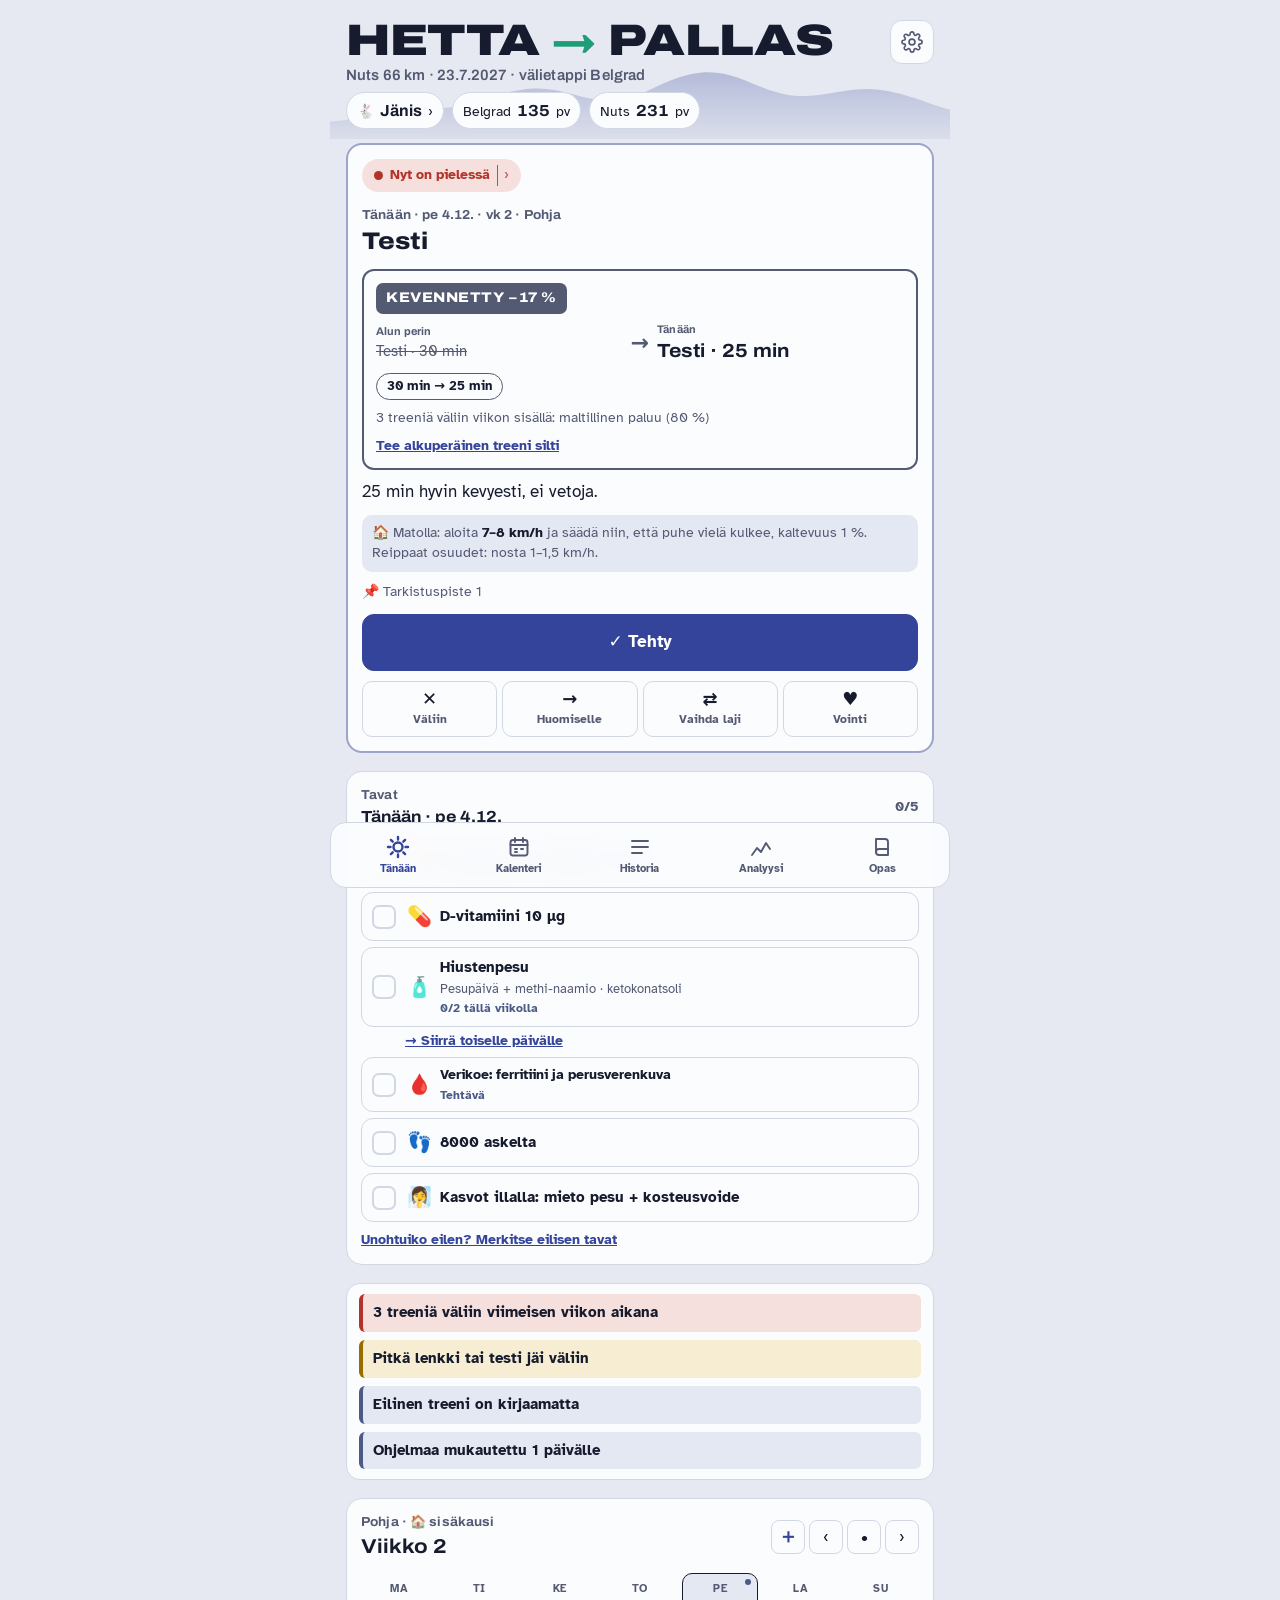
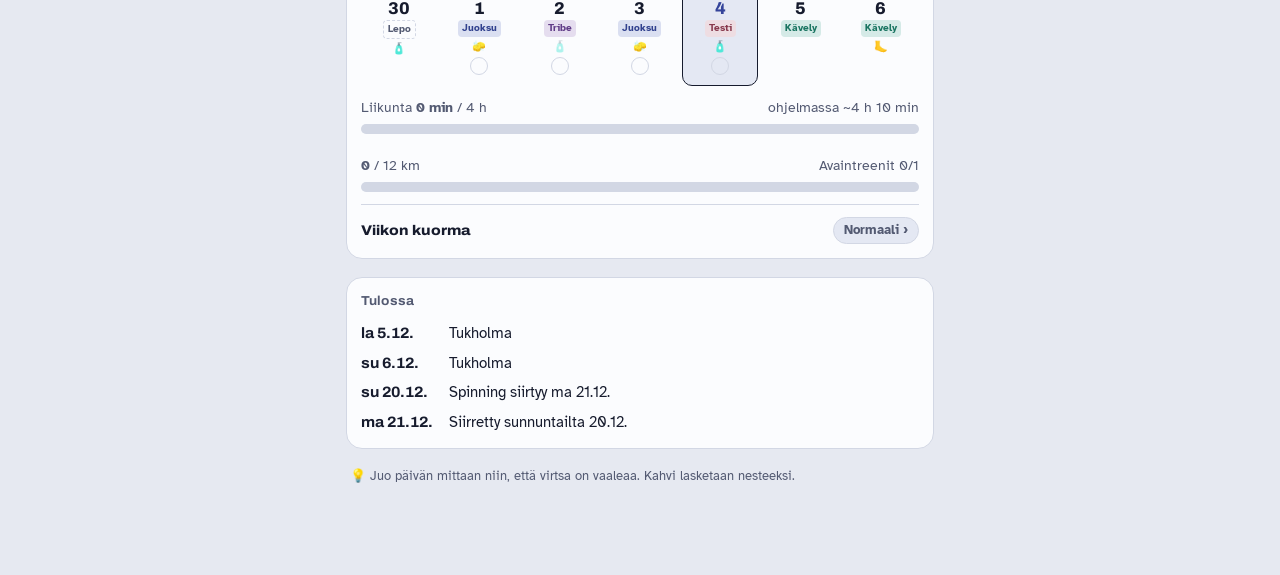
<file: index.html>
<!DOCTYPE html>
<html lang="fi">
<head>
<meta charset="utf-8">
<meta name="viewport" content="width=device-width, initial-scale=1, viewport-fit=cover">
<meta name="theme-color" content="#e9ece5">
<meta name="apple-mobile-web-app-capable" content="yes">
<meta name="mobile-web-app-capable" content="yes">
<meta name="apple-mobile-web-app-status-bar-style" content="default">
<meta name="apple-mobile-web-app-title" content="Pallakselle">
<link rel="manifest" href="manifest.webmanifest">
<link rel="apple-touch-icon" href="icons/apple-touch-icon.png">
<link rel="icon" type="image/png" sizes="192x192" href="icons/icon-192.png">
<title>Matka Pallakselle</title>
<link rel="preconnect" href="https://fonts.googleapis.com">
<link rel="preconnect" href="https://fonts.gstatic.com" crossorigin>
<link href="https://fonts.googleapis.com/css2?family=Archivo:wdth,wght@62..125,400..900&family=Atkinson+Hyperlegible:ital,wght@0,400;0,700;1,400&display=swap" rel="stylesheet">
<script>try{var _m=JSON.parse(localStorage.getItem("pallas.meta.v1")||"{}");var _p=_m.pal||"kausi";if(_p==="kausi"){var _k=new Date().getMonth();_p=(_k>=10||_k<=0)?"kaamos":(_k>=8)?"ruska":"tunturi";}if(_p!=="tunturi")document.documentElement.dataset.pal=_p;if(_m.mode==="light"||_m.mode==="dark")document.documentElement.dataset.theme=_m.mode;}catch(e){}</script>
<style>
/* Layout idea: one phone-width column read top to bottom — status, today, this week, the route profile, what is coming. */
/* Teemat: Tunturi (jäkälä, tunturijärvi, lakka), Ruska (puolukka, koivunlehti), Kaamos (sininen hetki, revontuli). */
:root{ --c-run:#2b6a9a; --c-long:#1f7a6a; --c-test:#b4532c; --c-bike:#a77d0c; --c-gym:#8b3a74; --c-hike:#4c7d2a; --c-swim:#1b86a6; --c-free:#6852a6; --cbg:17%; --cfg:74%; --bg:#e9ece5; --surface:#fafbf7; --ink:#18241f; --muted:#4f5c55; --line:#d3d9cf; --accent:#1d5b6c; --hl:#d99a1e; --fell:#4b6a5c; --info-bg:#e3ecea; --on-accent:#ffffff; --acc-bg:#dceaee; --ok:#2f7d55; --warn:#9a6c00; --crit:#b3332a; --ok-bg:#e2f0e7; --warn-bg:#f6edd2; --crit-bg:#f6e0dd;
  --display:"Archivo", "Arial Narrow", system-ui, sans-serif;
  --body:"Atkinson Hyperlegible", system-ui, -apple-system, "Segoe UI", sans-serif;
  color-scheme: light; }
:root[data-pal="ruska"]{ --c-run:#3d5c8c; --c-long:#8a5527; --c-test:#a12d40; --c-bike:#b98114; --c-gym:#7d3463; --c-hike:#5b7a2a; --c-swim:#2b7690; --c-free:#6a4888; --bg:#efe8e6; --surface:#fcfaf9; --ink:#2a1a1c; --muted:#6a5557; --line:#e2d5d2; --accent:#972a3b; --hl:#c98a1c; --fell:#6b4a3a; --info-bg:#f2e6e3; --on-accent:#ffffff; --acc-bg:#f4dfe2; }
:root[data-pal="kaamos"]{ --c-run:#3a4fb0; --c-long:#23798a; --c-test:#b04558; --c-bike:#a8820f; --c-gym:#7a46a6; --c-hike:#1d9474; --c-swim:#2584bd; --c-free:#8a54b0; --bg:#e6e9f1; --surface:#fbfcfe; --ink:#161b2d; --muted:#535a72; --line:#d2d7e4; --accent:#34449a; --hl:#1f9d78; --fell:#4c5a86; --info-bg:#e4e8f3; --on-accent:#ffffff; --acc-bg:#e0e4f6; }
@media (prefers-color-scheme: dark){
  :root:not([data-theme="light"]){ --bg:#0f1715; --surface:#17211e; --ink:#e6eeea; --muted:#a6b5ae; --line:#283733; --accent:#62aebf; --hl:#f0bd55; --fell:#93b5a6; --info-bg:#1a2b2b; --on-accent:#0d1a1d; --cbg:26%; --cfg:36%; --acc-bg:#17323a; --ok:#5fbf8a; --warn:#e0b440; --crit:#f07068; --ok-bg:#16301f; --warn-bg:#352b10; --crit-bg:#3a1a18; color-scheme: dark; }
  :root[data-pal="ruska"]:not([data-theme="light"]){ --bg:#161011; --surface:#211a1b; --ink:#f2e8e6; --muted:#bba8a6; --line:#3b2c2d; --accent:#dc7482; --hl:#eab350; --fell:#cfa38c; --info-bg:#2c1f20; --on-accent:#22090e; --acc-bg:#3e2227; }
  :root[data-pal="kaamos"]:not([data-theme="light"]){ --bg:#0c0f1d; --surface:#151a2d; --ink:#e5e9f6; --muted:#a2a9c4; --line:#282f4c; --accent:#8595ec; --hl:#4fd6a8; --fell:#8f9ccc; --info-bg:#1c2340; --on-accent:#0c0f1d; --acc-bg:#232b55; }
}
:root[data-theme="dark"]{ --bg:#0f1715; --surface:#17211e; --ink:#e6eeea; --muted:#a6b5ae; --line:#283733; --accent:#62aebf; --hl:#f0bd55; --fell:#93b5a6; --info-bg:#1a2b2b; --on-accent:#0d1a1d; --cbg:26%; --cfg:36%; --acc-bg:#17323a; --ok:#5fbf8a; --warn:#e0b440; --crit:#f07068; --ok-bg:#16301f; --warn-bg:#352b10; --crit-bg:#3a1a18; color-scheme: dark; }
:root[data-theme="dark"][data-pal="ruska"]{ --bg:#161011; --surface:#211a1b; --ink:#f2e8e6; --muted:#bba8a6; --line:#3b2c2d; --accent:#dc7482; --hl:#eab350; --fell:#cfa38c; --info-bg:#2c1f20; --on-accent:#22090e; --acc-bg:#3e2227; }
:root[data-theme="dark"][data-pal="kaamos"]{ --bg:#0c0f1d; --surface:#151a2d; --ink:#e5e9f6; --muted:#a2a9c4; --line:#282f4c; --accent:#8595ec; --hl:#4fd6a8; --fell:#8f9ccc; --info-bg:#1c2340; --on-accent:#0c0f1d; --acc-bg:#232b55; }
*{box-sizing:border-box}
html,body{margin:0}
body{background:var(--bg); color:var(--ink); font-family:var(--body); font-size:16px; line-height:1.45;}
.wrap{max-width:620px; margin:0 auto; padding:20px 16px 64px; display:flex; flex-direction:column; gap:18px;}
h1,h2,h3{font-family:var(--display); margin:0; text-wrap:balance;}
.num{font-variant-numeric:tabular-nums;}
button{font:inherit; color:inherit; cursor:pointer}
button:focus-visible, input:focus-visible, textarea:focus-visible{outline:3px solid var(--accent); outline-offset:2px}

/* Masthead */
.mast{display:flex; flex-direction:column; gap:10px}
.route{font-family:var(--display); font-stretch:125%; font-weight:900; font-size:clamp(30px,8.5vw,46px); line-height:.95; letter-spacing:-.01em; text-transform:uppercase;}
.route .arrow{color:var(--accent); font-stretch:62%;}
.route small{display:block; font-size:.36em; font-stretch:100%; font-weight:600; letter-spacing:.06em; color:var(--muted); margin-top:8px}
.count{display:flex; gap:8px; flex-wrap:wrap}
.chip{display:inline-flex; align-items:baseline; gap:6px; padding:6px 10px; border:1px solid var(--line); border-radius:999px; background:var(--surface); font-size:14px}
.chip b{font-family:var(--display); font-stretch:110%; font-size:16px}

/* Status */
.status{border-radius:14px; padding:14px 16px; display:flex; flex-direction:column; gap:10px; border:1px solid var(--line); background:var(--surface)}
.status-head{display:flex; align-items:center; gap:10px}
.dot{width:12px; height:12px; border-radius:50%; flex:none}
.status-head h2{font-size:18px; font-stretch:110%}
.st-ok .dot{background:var(--ok)} .st-warn .dot{background:var(--warn)} .st-crit .dot{background:var(--crit)}
.warns{display:flex; flex-direction:column; gap:8px; margin:0; padding:0; list-style:none}
.warn{border-left:4px solid; border-radius:6px; padding:8px 10px; font-size:15px}
.warn b{display:block}
.warn span{color:var(--muted)}
.w-crit{border-color:var(--crit); background:var(--crit-bg)} .w-warn{border-color:var(--warn); background:var(--warn-bg)} .w-info{border-color:var(--fell); background:var(--info-bg)}
.note{font-size:14px; color:var(--muted)}

/* Today card */
.card{background:var(--surface); border:1px solid var(--line); border-radius:14px; padding:16px; display:flex; flex-direction:column; gap:12px}
.eyebrow{font-family:var(--display); font-stretch:115%; font-weight:700; font-size:12px; letter-spacing:.12em; text-transform:uppercase; color:var(--muted)}
.today-title{display:flex; align-items:center; gap:10px; flex-wrap:wrap}
.today-title h2{font-size:26px; font-stretch:112%; font-weight:800}
.type{display:inline-block; padding:3px 9px; border-radius:6px; font-size:13px; font-weight:700; background:var(--info-bg); color:var(--ink)}
.t-race{background:var(--accent); color:var(--on-accent)}
.t-rest{background:transparent; color:var(--muted); border:1px dashed var(--line)}
.target{font-size:17px; margin:0}
.tip{font-size:14px; color:var(--muted); margin:0}
.state{font-weight:700}
.state.done{color:var(--ok)} .state.skip{color:var(--crit)}
.row{display:flex; gap:8px; flex-wrap:wrap}
.btn{border:1px solid var(--line); background:var(--surface); border-radius:10px; padding:11px 16px; font-weight:700}
.btn.primary{background:var(--accent); border-color:var(--accent); color:var(--on-accent)}
.btn.ghost{background:transparent}
.btn[aria-pressed="true"]{outline:2px solid var(--ink)}
.btn:disabled{opacity:.5; cursor:default}

/* Week strip */
.weekhead{display:flex; align-items:center; justify-content:space-between; gap:8px}
.weekhead h2{font-size:20px; font-stretch:112%}
.navbtns{display:flex; gap:6px}
.navbtns button{border:1px solid var(--line); background:var(--surface); border-radius:8px; width:38px; height:34px}
.kmbar{display:flex; flex-direction:column; gap:6px}
.kmbar .track{height:10px; background:var(--line); border-radius:6px; overflow:hidden}
.kmbar .fill{height:100%; background:var(--accent)}
.kmbar.mv{margin-bottom:10px} .kmbar.mv .fill{background:var(--ok)} .kmbar.mv .tip{margin:2px 0 0}
.kmbar .lbl{display:flex; justify-content:space-between; font-size:14px; color:var(--muted)}
.days{display:flex; flex-direction:column; gap:0; border-top:1px solid var(--line)}
.day{display:grid; grid-template-columns:52px 1fr 26px; gap:10px; align-items:center; padding:10px 2px; border:0; border-bottom:1px solid var(--line); background:transparent; text-align:left; width:100%}
.day.is-today{background:var(--info-bg); border-radius:8px}
.day .d{font-family:var(--display); font-stretch:105%; font-weight:700; font-size:14px; line-height:1.15}
.day .d small{display:block; font-weight:500; color:var(--muted); font-family:var(--body); font-size:12px}
.day .what{display:flex; flex-direction:column; align-items:flex-start; gap:3px; min-width:0}
.day .what .t{max-width:100%}
.day .what .t{font-size:14px; color:var(--muted); overflow:hidden; text-overflow:ellipsis; white-space:nowrap}
.mark{width:24px; height:24px; border-radius:50%; border:2px solid var(--line); display:grid; place-items:center; font-size:13px; font-weight:800}
.mark.done{background:var(--ok); border-color:var(--ok); color:#fff}
.mark.skip{background:var(--crit-bg); border-color:var(--crit); color:var(--crit)}
.mark.pain{box-shadow:0 0 0 3px var(--warn-bg)}

/* Profile */
.profile svg{width:100%; height:auto; display:block}
.legend{display:flex; gap:14px; flex-wrap:wrap; font-size:13px; color:var(--muted)}
.legend i{display:inline-block; width:12px; height:12px; border-radius:3px; vertical-align:-1px; margin-right:5px}

/* Upcoming */
.up{list-style:none; margin:0; padding:0; display:flex; flex-direction:column; gap:8px}
.up li{display:grid; grid-template-columns:78px 1fr; gap:10px; font-size:15px}
.up time{font-family:var(--display); font-stretch:105%; font-weight:700}

/* Editor sheet */
.sheet-bg{position:fixed; inset:0; background:rgba(10,18,17,.45); display:none; align-items:flex-end; justify-content:center; z-index:10}
.sheet-bg.open{display:flex}
.sheet{background:var(--surface); width:100%; max-width:620px; border-radius:16px 16px 0 0; padding:18px 16px 24px; display:flex; flex-direction:column; gap:14px; max-height:92%; overflow:auto}
.sheet h3{font-size:20px; font-stretch:110%}
label{font-weight:700; font-size:14px}
.field{display:flex; flex-direction:column; gap:6px}
input[type=number], input[type=text], input[type=password], input[type=date], textarea{font:inherit; color:var(--ink); background:var(--bg); border:1px solid var(--line); border-radius:10px; padding:10px 12px; width:100%}
textarea{min-height:64px; resize:vertical}
.feel{display:grid; grid-template-columns:repeat(5,1fr); gap:6px}
.feel button{border:1px solid var(--line); background:var(--bg); border-radius:10px; padding:8px 0; font-weight:700; display:flex; flex-direction:column; align-items:center; font-size:15px}
.feel button small{font-weight:400; font-size:11px; color:var(--muted)}
.feel button[aria-pressed="true"]{background:var(--accent); border-color:var(--accent); color:var(--on-accent)}
.feel button[aria-pressed="true"] small{color:var(--on-accent)}
.err{color:var(--crit); font-size:14px; margin:0}
footer{font-size:13px; color:var(--muted)}
@media (prefers-reduced-motion: no-preference){ .fill{transition:width .4s ease} }

/* v2 */
.tabs{position:sticky; top:0; z-index:5; display:grid; grid-template-columns:repeat(3,1fr); gap:4px; padding:4px; background:var(--surface); border:1px solid var(--line); border-radius:12px}
.tabs a{text-align:center; padding:9px 0; border-radius:9px; color:var(--muted); text-decoration:none; font-family:var(--display); font-stretch:110%; font-weight:700; font-size:15px}
.tabs a[aria-current="page"]{background:var(--ink); color:var(--bg)}
.view{display:flex; flex-direction:column; gap:18px}
.view[hidden]{display:none}
.chip.lvl b{font-stretch:100%}
.status-head .note{margin:0}
.sess{display:flex; flex-direction:column; gap:10px}
.sess.extra{border-top:1px dashed var(--line); padding-top:12px}
.cheer{font-style:italic}
.trail svg{width:100%; height:auto; display:block}
#deer{transition:transform .8s ease}
.tiles{display:grid; grid-template-columns:repeat(auto-fit,minmax(110px,1fr)); gap:8px}
.tile{background:var(--surface); border:1px solid var(--line); border-radius:12px; padding:10px 12px; display:flex; flex-direction:column; gap:2px}
.tile span{font-size:12px; color:var(--muted); text-transform:uppercase; letter-spacing:.08em; font-family:var(--display); font-weight:700}
.tile b{font-family:var(--display); font-stretch:115%; font-size:22px}
.filters{display:flex; gap:6px; flex-wrap:wrap}
.filters button{border:1px solid var(--line); background:var(--bg); border-radius:999px; padding:6px 12px; font-size:14px}
.filters button[aria-pressed="true"]{background:var(--ink); color:var(--bg); border-color:var(--ink)}
input[type=search], select{font:inherit; color:var(--ink); background:var(--bg); border:1px solid var(--line); border-radius:10px; padding:9px 12px}
input[type=search]{flex:1; min-width:160px}
.tablewrap{overflow-x:auto; border:1px solid var(--line); border-radius:10px}
table{border-collapse:collapse; width:100%; font-size:14px; min-width:640px}
th,td{padding:8px 10px; border-bottom:1px solid var(--line); text-align:left; vertical-align:top; white-space:nowrap}
th{font-family:var(--display); font-weight:700; font-size:12px; text-transform:uppercase; letter-spacing:.06em; color:var(--muted); background:var(--bg)}
td.nt{white-space:normal; min-width:180px; color:var(--muted)}
.r{text-align:right}
tbody tr{cursor:pointer} tbody tr:hover{background:var(--info-bg)}
.btn.small{padding:7px 12px; font-size:14px}
.levelcard{flex-direction:row; align-items:center; gap:16px}
.lvlbig{font-size:56px; line-height:1}
.lvlinfo{flex:1; display:flex; flex-direction:column; gap:8px}
.lvlinfo h2{font-size:28px; font-stretch:120%; font-weight:900}
.badges{display:grid; grid-template-columns:repeat(auto-fill,minmax(140px,1fr)); gap:10px}
.badge{border:1px dashed var(--line); border-radius:12px; padding:12px; display:flex; flex-direction:column; gap:4px; opacity:.55; filter:grayscale(1)}
.badge.got{opacity:1; filter:none; border-style:solid; border-color:var(--accent); background:linear-gradient(180deg, var(--surface), var(--bg))}
.badge .bi{font-size:28px}
.badge b{font-family:var(--display); font-stretch:108%; font-size:15px}
.badge span{font-size:13px; color:var(--muted)}
.grid3{display:grid; grid-template-columns:repeat(3,1fr); gap:8px}
.toast{position:fixed; left:50%; bottom:24px; transform:translate(-50%,40px); opacity:0; background:var(--ink); color:var(--bg); padding:12px 16px; border-radius:12px; font-weight:700; max-width:90%; z-index:20; pointer-events:none}
.toast.show{opacity:1; transform:translate(-50%,0)}
@media (prefers-reduced-motion: no-preference){ .toast{transition:all .3s ease} }
#fx{position:fixed; inset:0; pointer-events:none; z-index:15}

/* PWA */
[hidden]{display:none !important}
.wrap{padding-top:max(20px, env(safe-area-inset-top)); padding-bottom:max(64px, env(safe-area-inset-bottom)); padding-left:max(16px, env(safe-area-inset-left)); padding-right:max(16px, env(safe-area-inset-right))}
.tabs{grid-template-columns:repeat(5,1fr); top:env(safe-area-inset-top)}
.tabs a{font-size:13px; font-stretch:100%}
body.locked{overflow:hidden}
.adapt{border-left:4px solid var(--fell); background:var(--info-bg); border-radius:6px; padding:8px 10px; display:flex; flex-direction:column; gap:4px; font-size:14px}
.adapt span{color:var(--muted)}
.adapt.off{border-color:var(--line)}
.link{background:none; border:0; padding:0; color:var(--accent); font-weight:700; text-align:left; text-decoration:underline; font-size:14px}
.adtag{font-size:12px; color:var(--fell); font-weight:700}
.flags{font-size:15px}
.chips{display:flex; flex-wrap:wrap; gap:6px}
.chips button{border:1px solid var(--line); background:var(--bg); border-radius:999px; padding:7px 11px; font-size:14px}
.chips button[aria-pressed="true"]{background:var(--ink); color:var(--bg); border-color:var(--ink)}
.painbox{display:flex; flex-direction:column; gap:8px; border:1px solid var(--line); border-radius:10px; padding:10px}
.grid2{display:grid; grid-template-columns:repeat(2,1fr); gap:8px}
.sheet .sec{font-family:var(--display); font-stretch:110%; font-weight:800; font-size:15px; margin-top:4px}
.trend{display:grid; grid-template-columns:120px 1fr; gap:10px; align-items:center; padding:8px 0; border-bottom:1px solid var(--line)}
.trend div{display:flex; flex-direction:column}
.trend span{font-size:13px; color:var(--muted)}
.spark{width:100%; height:auto}
.flagcounts{display:flex; flex-wrap:wrap; gap:6px}
.ins{margin:0; padding-left:18px; display:flex; flex-direction:column; gap:6px}
.backup{display:flex; flex-direction:column; gap:10px}
.nag{border:1px solid var(--warn); background:var(--warn-bg); border-radius:12px; padding:10px 12px; display:flex; gap:10px; align-items:center; justify-content:space-between; font-size:14px}
.install{border:1px dashed var(--accent); border-radius:12px; padding:12px; font-size:14px}
.install ol{margin:6px 0 0; padding-left:18px}
.file{display:inline-flex}
.file input{position:absolute; opacity:0; width:1px; height:1px}

/* v4 */
.exlist{list-style:none; margin:0; padding:0; display:flex; flex-direction:column; gap:12px}
.ex{border:1px solid var(--line); border-radius:12px; padding:12px; display:flex; flex-direction:column; gap:8px}
.ex.fin{border-color:var(--ok); background:var(--ok-bg)}
.exhead{display:flex; gap:10px; align-items:flex-start}
.exn{flex:none; width:28px; height:28px; border-radius:50%; background:var(--ink); color:var(--bg); display:grid; place-items:center; font-family:var(--display); font-weight:800}
.exhead b{font-family:var(--display); font-stretch:108%; font-size:17px}
.dose{display:flex; flex-wrap:wrap; gap:6px; margin-top:4px}
.dose span{background:var(--info-bg); border-radius:6px; padding:2px 8px; font-size:13px; font-weight:700}
.dose span:first-child{background:var(--accent); color:var(--on-accent)}
.cues{margin:0; padding-left:18px; font-size:15px; display:flex; flex-direction:column; gap:2px}
.why2{font-style:italic}
.sets{display:flex; flex-wrap:wrap; gap:6px}
.set{border:2px solid var(--line); background:var(--bg); border-radius:10px; padding:10px 14px; font-weight:700}
.set[aria-pressed="true"]{background:var(--ok); border-color:var(--ok); color:#fff}
.restbar{position:fixed; left:12px; right:12px; bottom:calc(16px + env(safe-area-inset-bottom)); z-index:18; background:var(--ink); color:var(--bg); border-radius:14px; padding:10px 12px; display:grid; grid-template-columns:auto 1fr auto; gap:10px; align-items:center; font-family:var(--display); font-weight:800; font-size:18px}
.restbar .track{height:8px; background:rgba(255,255,255,.25); border-radius:5px; overflow:hidden}
.restbar .fill{height:100%; background:var(--accent)}
.restbar .btn{background:transparent; color:var(--bg); border-color:rgba(255,255,255,.4)}
.chg{--k:var(--fell); border:2px solid var(--k); border-radius:12px; padding:12px; display:flex; flex-direction:column; gap:8px; background:var(--surface)}
.k-sick{--k:var(--crit)} .k-pain{--k:var(--warn)} .k-tired{--k:var(--fell)} .k-missed{--k:var(--muted)} .k-scale{--k:var(--accent)} .k-note{--k:var(--fell)}
.chg .pill{display:inline-block; background:var(--k); color:#fff; font-family:var(--display); font-stretch:112%; font-weight:800; font-size:14px; letter-spacing:.04em; text-transform:uppercase; padding:5px 10px; border-radius:7px}
.chg-grid{display:grid; grid-template-columns:1fr auto 1fr; gap:8px; align-items:center}
.chg-grid small{display:block; font-size:11px; text-transform:uppercase; letter-spacing:.08em; color:var(--muted); font-family:var(--display); font-weight:700}
.chg-grid .was s{color:var(--muted); font-size:15px}
.chg-grid .now b{font-family:var(--display); font-stretch:110%; font-size:19px}
.chg-grid .arr{font-size:22px; color:var(--k); font-weight:800}
.chips.static span{border:1px solid var(--k); color:var(--ink); border-radius:999px; padding:3px 10px; font-size:13px; font-weight:700}
.chg .why{margin:0; font-size:14px; color:var(--muted)}
.chg .why b{color:var(--ink)}
.day.changed{border-left:4px solid var(--k); padding-left:8px}
.adtag{display:inline-block; font-size:12px; font-weight:800; color:#fff; background:var(--k, var(--fell)); border-radius:5px; padding:1px 7px}
.stv{display:inline-grid; place-items:center; width:16px; height:16px; border-radius:4px; background:#fc4c02; color:#fff; font-size:11px; font-weight:800; vertical-align:middle}
.stv.big{width:24px; height:24px; font-size:15px}
.sn{color:var(--muted)}
.suggest{border:1px solid var(--accent); border-radius:10px; padding:10px; display:flex; flex-direction:column; gap:8px; font-size:14px}
.sugs{display:flex; flex-direction:column; gap:6px}
.sugs .btn{display:flex; flex-direction:column; align-items:flex-start; text-align:left}
.sugs .btn small{font-weight:400; font-size:12px; opacity:.85}
.tipcard .target{font-size:16px}
.scalebar{font-size:14px; color:var(--muted)}
.fold{border:1px solid var(--line); border-radius:10px; padding:10px 12px}
.fold summary{font-weight:700; cursor:pointer}
.fold[open]{display:flex; flex-direction:column; gap:10px}
.fold[open] summary{margin-bottom:4px}
select{font:inherit; color:var(--ink); background:var(--bg); border:1px solid var(--line); border-radius:10px; padding:9px 12px; max-width:100%}
.shoes{display:flex; flex-direction:column; gap:12px}
.shoe{display:flex; flex-direction:column; gap:6px}
.shoe .lbl{display:flex; justify-content:space-between; gap:8px}
.shoe .track{height:10px; background:var(--line); border-radius:6px; overflow:hidden}
.shoe .fill{height:100%; background:var(--fell)}
.shoe .fill.warnfill{background:var(--warn)}
.shoe.retired{opacity:.5}
.gearlist{display:flex; flex-direction:column}
.gear{display:grid; grid-template-columns:1fr auto auto; gap:10px; align-items:center; padding:8px 0; border-bottom:1px solid var(--line); font-size:15px}
.chk{font-weight:400; font-size:13px; color:var(--muted); display:flex; gap:4px; align-items:center}
.chk input{width:20px; height:20px; accent-color:var(--accent)}
details.wk{border-bottom:1px solid var(--line); padding:8px 0}
details.wk summary{font-weight:700; cursor:pointer}
details.wk[open]{display:flex; flex-direction:column; gap:8px}

/* ===== Mobiili ===== */
.mastrow{display:flex; justify-content:space-between; align-items:flex-start; gap:12px}
.gearbtn{position:relative; flex:none; width:44px; height:44px; border-radius:12px; display:grid; place-items:center; color:var(--muted); border:1px solid var(--line); background:var(--surface)}
.gearbtn svg{width:22px; height:22px; fill:none; stroke:currentColor; stroke-width:1.8; stroke-linecap:round; stroke-linejoin:round}
.gdot{position:absolute; top:7px; right:7px; width:9px; height:9px; border-radius:50%; background:var(--crit)}
.sethead{display:flex; flex-direction:column; gap:6px}
.sethead h2{font-size:26px; font-stretch:112%}
.zchip{display:inline-block; margin-top:-4px; font-size:13px; font-weight:700; color:var(--crit); background:var(--crit-bg); border-radius:999px; padding:3px 10px; align-self:flex-start}
.zones{list-style:none; margin:0; padding:0; display:flex; flex-direction:column; gap:4px}
.z{display:flex; justify-content:space-between; padding:8px 12px; border-radius:8px; font-size:15px}
.z1{background:#e6eef3} .z2{background:#dcefe3} .z3{background:#f8eed2} .z4{background:#fbe1cf} .z5{background:#f7d6d3}
.z{color:#16211f}
.weather{display:flex; flex-wrap:wrap; gap:4px 10px; align-items:baseline; font-size:14px; color:var(--muted); padding:0 4px}
.weather b{color:var(--warn)}
.warn details summary{cursor:pointer; list-style:none}
.warn details summary::-webkit-details-marker{display:none}
.warn details[open] span{display:block; margin-top:4px}
.sheet-bg{z-index:30}
body.locked .tabs{display:none}
:root{--nav-h:62px}
html{-webkit-text-size-adjust:100%}
body{overscroll-behavior-y:none}
button,a,.day,.set,label.btn{touch-action:manipulation; -webkit-tap-highlight-color:transparent}
input,select,textarea{font-size:16px !important} /* estää iOS-zoomauksen */
.btn{min-height:44px}
.wrap{gap:14px; padding-bottom:calc(var(--nav-h) + 28px + env(safe-area-inset-bottom))}
.tabs{position:fixed; left:0; right:0; bottom:0; top:auto; z-index:12; display:grid; grid-template-columns:repeat(5,1fr); gap:0; padding:6px 6px calc(6px + env(safe-area-inset-bottom)); border-radius:0; border:0; border-top:1px solid var(--line); background:color-mix(in srgb, var(--surface) 92%, transparent); -webkit-backdrop-filter:saturate(1.4) blur(14px); backdrop-filter:saturate(1.4) blur(14px)}
.tabs a{display:flex; flex-direction:column; align-items:center; gap:2px; padding:6px 0 4px; border-radius:10px; font-size:11px; font-family:var(--body); font-weight:700; color:var(--muted)}
.tabs a svg{width:24px; height:24px; fill:none; stroke:currentColor; stroke-width:1.9; stroke-linecap:round; stroke-linejoin:round}
.tabs a[aria-current="page"]{background:transparent; color:var(--accent)}
.tabs a[aria-current="page"] svg{stroke-width:2.4}
@media (min-width:700px){ .tabs{max-width:620px; margin:0 auto; left:0; right:0; bottom:12px; border:1px solid var(--line); border-radius:16px; padding:6px} }
.toast{bottom:calc(var(--nav-h) + 16px + env(safe-area-inset-bottom))}
.restbar{bottom:calc(var(--nav-h) + 12px + env(safe-area-inset-bottom))}
.route{font-size:clamp(26px,8vw,44px)}
.route small{margin-top:6px}
.count{flex-wrap:nowrap; overflow-x:auto; scrollbar-width:none; margin:0 -16px; padding:0 16px}
.count::-webkit-scrollbar{display:none}
.chip{white-space:nowrap; flex:none}
.install{position:relative}
.x{position:absolute; top:6px; right:6px; width:36px; height:36px; border:0; background:transparent; font-size:24px; line-height:1; color:var(--muted)}
.card{padding:14px; border-radius:16px}
.today-title h2{font-size:24px}
.day{grid-template-columns:44px 1fr 26px; padding:12px 2px; min-height:56px}
/* kirjausikkuna koko näytön levyisenä */
.sheet{max-height:94%; padding:0 16px; border-radius:20px 20px 0 0; gap:14px}
.sheet-top{position:sticky; top:0; z-index:2; background:var(--surface); padding:8px 0 6px; display:flex; flex-direction:column; gap:4px; border-bottom:1px solid var(--line)}
.grab{width:40px; height:5px; border-radius:3px; background:var(--line); align-self:center; margin-bottom:4px}
.sheet-title{display:flex; justify-content:space-between; align-items:flex-start; gap:8px}
.sheet-title .x{position:static}
.sheet-foot{position:sticky; bottom:0; z-index:2; background:var(--surface); padding:10px 0 calc(12px + env(safe-area-inset-bottom)); display:flex; gap:8px; border-top:1px solid var(--line)}
.sheet-foot .btn.primary{flex:1}
.grid3{grid-template-columns:repeat(3,minmax(0,1fr))}
.grid2{grid-template-columns:repeat(2,minmax(0,1fr))}
.feel button{min-height:52px}
.chips button{min-height:40px}
/* historia: kortit puhelimella, taulukko leveällä */
.hcards{display:none; list-style:none; margin:0; padding:0; flex-direction:column}
.hcard{display:grid; grid-template-columns:52px 1fr; gap:10px; padding:12px 2px; border-bottom:1px solid var(--line); cursor:pointer}
.hcard .hd{font-family:var(--display); font-weight:800; font-size:15px; line-height:1.15}
.hcard .hd small{display:block; font-family:var(--body); font-weight:400; font-size:12px; color:var(--muted)}
.hcard .hm{display:flex; flex-direction:column; gap:3px; min-width:0}
.hcard .hs{font-size:14px; font-variant-numeric:tabular-nums}
.hcard .hn{font-size:13px; color:var(--muted); overflow:hidden; text-overflow:ellipsis; white-space:nowrap}
@media (max-width:640px){ .tablewrap{display:none} .hcards{display:flex} }
.tiles{grid-template-columns:repeat(auto-fit,minmax(100px,1fr))}
.tile b{font-size:20px}
.gear{grid-template-columns:1fr auto auto; gap:8px}
.chk input{width:22px; height:22px}
.levelcard{padding:16px}

/* ===== v5 UI ===== */
/* Header: big on Tänään, thin sticky bar elsewhere */
.pagetitle{display:none}
body:not([data-route="tanaan"]) .mast{position:sticky; top:0; z-index:11; margin:-20px -16px 0; padding:calc(8px + env(safe-area-inset-top)) 16px 8px; background:color-mix(in srgb, var(--bg) 88%, transparent); -webkit-backdrop-filter:blur(14px); backdrop-filter:blur(14px); border-bottom:1px solid var(--line); gap:0}
body:not([data-route="tanaan"]) .route, body:not([data-route="tanaan"]) .count{display:none}
body:not([data-route="tanaan"]) .pagetitle{display:block; font-size:22px; font-stretch:112%; font-weight:800; align-self:center}
body:not([data-route="tanaan"]) .mastrow{align-items:center}
body:not([data-route="tanaan"]) .gearbtn{width:38px; height:38px}
body[data-route="asetukset"] .mast{display:none}
/* Hero */
.hero{gap:14px; border-width:2px; border-color:color-mix(in srgb, var(--accent) 35%, var(--line))}
.herotop{display:flex; justify-content:space-between; align-items:center; gap:8px; flex-wrap:wrap}
.herohead{display:flex; justify-content:space-between; align-items:baseline; gap:8px}
.hero.other{border-color:var(--line); border-style:dashed}
.hero.other .wchip{display:none}
.pill{display:inline-flex; align-items:center; gap:7px; border:0; border-radius:999px; padding:6px 12px; font-weight:700; font-size:14px; background:var(--ok-bg); color:var(--ok)}
.pill.st-warn{background:var(--warn-bg); color:var(--warn)} .pill.st-crit{background:var(--crit-bg); color:var(--crit)}
.pill .dot{width:9px; height:9px; background:currentColor}
.pill .pc{font-weight:400; opacity:.85; padding-left:6px; border-left:1px solid currentColor}
.pill:disabled{cursor:default; opacity:1}
.wchip{font-size:13px; color:var(--muted); text-align:right; max-width:60%; line-height:1.3}
.wchip b{color:var(--warn); display:block; font-weight:700}
.sess{display:flex; flex-direction:column; gap:10px}
.sess.extra{border-top:1px dashed var(--line); padding-top:12px}
.acts{display:flex; flex-direction:column; gap:10px; margin-top:2px}
.btn.big{width:100%; padding:15px 16px; font-size:17px; border-radius:12px}
.btn.wide{width:100%}
.iconacts{display:grid; grid-template-columns:repeat(auto-fit,minmax(64px,1fr)); gap:6px}
.ia{display:flex; flex-direction:column; align-items:center; gap:2px; border:1px solid var(--line); background:transparent; border-radius:10px; padding:8px 4px; font-size:12px; font-weight:700; color:var(--muted)}
.ia span{font-size:18px; line-height:1.1; color:var(--ink)}
.tipline{font-size:13px; color:var(--muted); margin:0 4px; line-height:1.4}
.status{gap:8px; padding:10px 12px}
/* Week strip */
.strip{display:grid; grid-template-columns:repeat(7,1fr); gap:4px}
.sd{position:relative; display:flex; flex-direction:column; align-items:center; gap:3px; padding:7px 0 8px; border:1px solid transparent; border-radius:10px; background:transparent; min-width:0}
.sd .dw{font-size:11px; font-weight:700; color:var(--muted); text-transform:uppercase; letter-spacing:.04em}
.sd .dn{font-family:var(--display); font-weight:800; font-size:17px; line-height:1}
.sd .ty{font-size:10px; font-weight:700; padding:1px 4px; border-radius:4px; max-width:100%; overflow:hidden; text-overflow:clip; white-space:nowrap}
.sd .mark{width:18px; height:18px; font-size:10px; border-width:1.5px}
.sd .mark.none{border-color:transparent}
.sd.today{background:var(--info-bg)}
.sd.today .dn{color:var(--accent)}
.sd.sel{border-color:var(--ink)}
.sd.chg::after{content:""; position:absolute; top:5px; right:6px; width:6px; height:6px; border-radius:50%; background:var(--fell)}
.sd.empty{opacity:.35}
.sd .plus{position:absolute; bottom:2px; right:4px; font-style:normal; font-size:9px; font-weight:800; color:var(--muted)}
#weekList .days{border-top:0}
/* History by week */
.wkhead{list-style:none; display:flex; justify-content:space-between; align-items:baseline; padding:14px 2px 4px; font-family:var(--display); font-weight:800; font-size:14px; letter-spacing:.06em; text-transform:uppercase; border-bottom:2px solid var(--ink)}
.wkhead span, .wkrow span{font-family:var(--body); font-weight:400; text-transform:none; letter-spacing:0; color:var(--muted); font-size:13px; margin-left:8px}
.wkrow td{font-family:var(--display); font-weight:800; padding-top:12px; border-bottom:2px solid var(--ink)}
.hcard{padding:8px 2px; gap:8px; grid-template-columns:44px 1fr}
.hcard .hs{font-size:13px}
/* Strength accordion */
.ex{padding:0; gap:0}
.ex details summary{list-style:none; padding:12px; cursor:pointer}
.ex details summary::-webkit-details-marker{display:none}
.ex details summary::after{content:"›"; margin-left:auto; color:var(--muted); font-size:20px; transition:transform .15s}
.ex details[open] summary::after{transform:rotate(90deg)}
.exbody{padding:0 12px 12px; display:flex; flex-direction:column; gap:8px}
.exlist{gap:8px}
.exlist.active .ex:not(.cur):not(.fin){opacity:.7}
.ex.cur{border:2px solid var(--accent); box-shadow:0 4px 14px color-mix(in srgb, var(--accent) 18%, transparent)}
.ex.fin .exn{background:var(--ok)}
.ex.cur .set{padding:14px 18px; font-size:16px}
/* Analysis segments */
.seg{display:grid; grid-template-columns:repeat(3,1fr); gap:4px; padding:4px; background:var(--surface); border:1px solid var(--line); border-radius:12px}
.seg button{border:0; background:transparent; border-radius:9px; padding:9px 0; font-weight:700; color:var(--muted)}
.seg button[aria-selected="true"]{background:var(--ink); color:var(--bg)}
.agroup{display:flex; flex-direction:column; gap:18px}
.agroup[hidden]{display:none}
.trend{grid-template-columns:1fr; gap:4px}
.trend div{flex-direction:row; justify-content:space-between; align-items:baseline}
/* Tiles: no clipped labels */
.tile span{font-size:11px; letter-spacing:.04em; hyphens:auto; -webkit-hyphens:auto; overflow-wrap:anywhere; line-height:1.2}
/* View fade */
@media (prefers-reduced-motion: no-preference){
  .view:not([hidden]){animation:vfade .18s ease-out}
  @keyframes vfade{from{opacity:0; transform:translateY(4px)} to{opacity:1; transform:none}}
}

/* ===== v6 ===== */
.sess.compact{gap:6px}
.sess.compact h3{font-size:19px; font-stretch:110%}
.sess.compact .tip{display:-webkit-box; -webkit-line-clamp:2; -webkit-box-orient:vertical; overflow:hidden}
.btn.small{padding:7px 12px; font-size:14px}
.toast.act{pointer-events:auto; display:flex; align-items:center; gap:12px}
.toast .tbtn{border:0; background:transparent; color:var(--accent); font-weight:800; padding:4px 2px; text-decoration:underline}
.chip.lvl{text-decoration:none; color:inherit}
.linkcard{flex-direction:row; justify-content:space-between; align-items:center; text-decoration:none; color:inherit; font-weight:700}
/* Calendar */
.calbar{display:flex; justify-content:space-between; align-items:center; gap:8px; flex-wrap:wrap}
.calbar .filters{margin:0}
.calhead{position:sticky; top:calc(54px + env(safe-area-inset-top)); z-index:9; display:grid; grid-template-columns:repeat(7,1fr); gap:3px; padding:4px 7px; background:var(--bg); font-size:11px; font-weight:700; color:var(--muted); text-transform:uppercase; text-align:center}
.calhead span:first-child{display:none}
.calbody{display:flex; flex-direction:column; gap:6px}
.calphase{font-family:var(--display); font-stretch:115%; font-weight:800; font-size:13px; letter-spacing:.1em; text-transform:uppercase; color:var(--accent); padding:12px 2px 2px}
.calwk{background:var(--surface); border:1px solid var(--line); border-radius:12px; padding:6px 6px 4px}
.calwk.cur{border:2px solid var(--accent)}
.cwh{display:flex; gap:8px; align-items:baseline; font-size:12px; color:var(--muted); padding:0 4px 4px}
.cwh b{font-family:var(--display); color:var(--ink); font-size:14px}
.cwh .cwk{margin-left:auto; font-weight:700; color:var(--ink)} .cwh .cwk.low{color:var(--warn)}
.calgrid{display:grid; grid-template-columns:repeat(7,1fr); gap:3px}
.cc{display:flex; flex-direction:column; align-items:center; gap:2px; padding:4px 0 5px; border:0; border-radius:8px; background:transparent; min-width:0}
.cc .dn{font-family:var(--display); font-weight:800; font-size:14px; line-height:1}
.cc .ty{font-size:9.5px; font-weight:700; padding:1px 3px; border-radius:4px; max-width:100%; overflow:hidden; white-space:nowrap}
.cc .mark{width:15px; height:15px; font-size:9px; border-width:1.5px}
.cc .mark.none{border-color:transparent}
.cc .cn{font-size:10px; line-height:15px}
.cc.today{background:var(--info-bg)} .cc.today .dn{color:var(--accent)}
.cc.past .ty{opacity:.75}
.cc.dim{opacity:.28}
.cc.race{background:color-mix(in srgb, var(--accent) 18%, transparent)}
.cc.empty{visibility:hidden}

/* ===== v7 ===== */
.xtra{display:grid; grid-template-columns:auto 1fr auto; gap:10px; align-items:center; text-align:left; width:100%; border:1px dashed var(--line); background:transparent; border-radius:10px; padding:8px 10px}
.xtra small{display:block; color:var(--muted); font-size:13px}
.sd.mvfrom{background:var(--accent); color:var(--on-accent)} .sd.mvfrom .dw,.sd.mvfrom .dn{color:var(--on-accent)}
.sd.mvok{border:1.5px dashed var(--accent)}
.strip{touch-action:pan-y; user-select:none; -webkit-user-select:none; -webkit-touch-callout:none}
.pred{display:flex; flex-direction:column; gap:2px}
.pred b{font-family:var(--display); font-stretch:115%; font-weight:900; font-size:34px; line-height:1}
.pred span{color:var(--muted); font-size:14px}
.racecard{border:2px solid var(--accent); background:linear-gradient(180deg, color-mix(in srgb, var(--accent) 10%, var(--surface)), var(--surface) 60%)}
.rwhead{display:flex; justify-content:space-between; gap:12px; align-items:flex-start}
.rwhead h2{font-size:24px; font-stretch:112%}
.rwcount{display:flex; flex-direction:column; align-items:center; min-width:64px; background:var(--accent); color:var(--on-accent); border-radius:12px; padding:6px 8px}
.rwcount b{font-family:var(--display); font-size:30px; font-weight:900; line-height:1}
.rwcount span{font-size:11px; font-weight:700}
.rchk{display:flex; flex-direction:column; gap:8px}
.rchk .chk{display:flex; gap:10px; align-items:flex-start; font-size:15px}
.rchk input{width:20px; height:20px; flex:none; accent-color:var(--accent)}

/* ===== v8 ===== */
.loadctl{display:flex; flex-direction:column; gap:8px; border-top:1px solid var(--line); padding-top:12px}
.lch{display:flex; justify-content:space-between; align-items:baseline; gap:8px; font-family:var(--display); font-stretch:110%; font-weight:800; font-size:14px}
.lcp{font-family:var(--body); font-weight:700; font-size:12px; color:var(--fell); background:var(--info-bg); border-radius:999px; padding:2px 9px}
.seg3,.seg2{display:grid; grid-template-columns:repeat(3,1fr); gap:4px; padding:4px; background:var(--bg); border:1px solid var(--line); border-radius:12px}
.seg2{grid-template-columns:1fr 1fr}
.seg3 button,.seg2 button{border:0; background:transparent; border-radius:9px; padding:8px 4px; display:flex; flex-direction:column; align-items:center; gap:1px; color:var(--muted)}
.seg3 b,.seg2 b{font-size:14px; color:var(--ink)}
.seg3 small,.seg2 small{font-size:11.5px}
.seg3 button[aria-pressed="true"],.seg2 button[aria-pressed="true"]{background:var(--surface); box-shadow:0 1px 3px rgba(0,0,0,.12), 0 0 0 1.5px var(--accent)}
.seg3 button[aria-pressed="true"] small{color:var(--accent); font-weight:700}
.navbtns button[data-addev]{font-size:20px; line-height:1; color:var(--accent); font-weight:800}
.evlist{list-style:none; margin:0; padding:0; display:flex; flex-direction:column}
.evlist li{display:flex; justify-content:space-between; align-items:center; gap:8px; padding:8px 0; border-bottom:1px solid var(--line)}
.evlist small{display:block; color:var(--muted); font-size:13px}
input[type="date"]{min-height:44px}
.navbtns{gap:4px} .navbtns button{width:34px}
.iconacts{grid-template-columns:repeat(auto-fit,minmax(56px,1fr)); gap:5px}
.ia{font-size:11.5px; padding:8px 2px}

/* ===== v9: lajit, tavoitteet, ylläpito ===== */
.goals{display:grid; grid-template-columns:1fr 1fr; gap:8px}
.goal{display:flex; flex-direction:column; gap:4px; text-align:left; border:1px solid var(--line); background:var(--bg); border-radius:12px; padding:10px; color:inherit; font:inherit}
.gh{display:flex; align-items:center; gap:8px}
.gh b{display:block; font-family:var(--display); font-stretch:110%; font-size:14px}
.gh .num{font-size:14px; font-weight:700}
.goal small{color:var(--muted); font-size:12px}
.ring{width:42px; height:42px; flex:none}
.ring circle{fill:none; stroke-width:5; stroke-linecap:round}
.ring .rbg{stroke:var(--line)} .r-nuts .rfg{stroke:var(--accent)} .r-health .rfg{stroke:var(--ok)}
.ring text{font-size:14px; font-weight:800; fill:var(--ink)}
.sports{display:grid; grid-template-columns:repeat(4,1fr); gap:6px}
.sports button{display:flex; flex-direction:column; align-items:center; gap:2px; border:1px solid var(--line); background:var(--surface); border-radius:10px; padding:8px 2px; font-size:11.5px; font-weight:700; line-height:1.15; color:var(--ink); min-height:64px}
.sports button span{font-size:22px}
.sports button[aria-pressed="true"]{border:2px solid var(--accent); background:color-mix(in srgb, var(--accent) 10%, var(--surface))}
.swimp{border-radius:10px; padding:10px 12px; display:flex; flex-direction:column; gap:6px; font-size:14px; background:var(--ok-bg)}
.swimp.warn{background:var(--warn-bg)}
.swimp p{margin:0}
.maintcard{border:2px solid var(--ok)}
body.maint .hero, body.maint #week, body.maint #status, body.maint #summary, body.maint section:has(#upcoming){display:none}
.loadctl{gap:0}
.loadctl summary{list-style:none; display:flex; justify-content:space-between; align-items:center; cursor:pointer; font-family:var(--display); font-stretch:110%; font-weight:800; font-size:14px}
.loadctl summary::-webkit-details-marker{display:none}
.loadctl[open] summary{margin-bottom:8px}
.loadctl[open]{gap:8px}
.lcp{font-family:var(--body); font-weight:700; font-size:13px; color:var(--muted); border:1px solid var(--line); border-radius:999px; padding:3px 10px}
.lcp.on{color:var(--fell); background:var(--info-bg); border-color:transparent}
.gearfold summary{display:flex; justify-content:space-between; align-items:baseline; gap:8px; font-family:var(--display); font-stretch:110%; font-weight:800; font-size:20px}
.gearfold summary .tip{font-family:var(--body); font-weight:400; font-size:13px}
#hSearchBtn[aria-pressed="true"]{background:var(--ink); color:var(--bg)}
.mill{margin:0; font-size:14px; color:var(--muted); background:var(--info-bg); border-radius:10px; padding:8px 10px}
.mill b{color:var(--ink)}
.mt{width:100%; border-collapse:collapse; font-size:14px; table-layout:fixed} .mt th{font-size:11px; text-transform:uppercase; color:var(--muted); text-align:left; padding:4px} .mt td{padding:5px 4px; border-top:1px solid var(--line)}
.mtg{display:grid; grid-template-columns:repeat(4,minmax(0,1fr)); font-size:14px}
.mtg b{font-size:11px; text-transform:uppercase; color:var(--muted); padding:4px 2px}
.mtg span{padding:6px 2px; border-top:1px solid var(--line)}
.mss{display:flex; gap:6px; flex-wrap:wrap}
.ms{font-size:12px; font-weight:700; padding:3px 9px; border-radius:999px; border:1px solid var(--line); color:var(--muted)}
.ms.on{background:var(--ok-bg); color:var(--ok); border-color:transparent}
.cps{list-style:none; margin:0; padding:0; display:flex; flex-direction:column}
.cps li{display:grid; grid-template-columns:28px 1fr; gap:8px; align-items:start; padding:8px 0; border-bottom:1px solid var(--line)}
.cps small{display:block; color:var(--muted); font-size:13px}
.cpi{width:24px; height:24px; border-radius:50%; display:grid; place-items:center; font-size:12px; font-weight:800; border:2px solid var(--line); color:var(--muted)}
.cp-ok .cpi{background:var(--ok); border-color:var(--ok); color:#fff} .cp-miss .cpi{background:var(--crit); border-color:var(--crit); color:#fff}
.cp-near .cpi{border-color:var(--warn); color:var(--warn)}
.wxwarn{background:var(--warn-bg); border-radius:10px; padding:10px 12px; display:flex; flex-direction:column; gap:8px; font-size:14px}
.wxwarn p{margin:0}
.calpast{display:flex; justify-content:space-between; align-items:center; gap:8px; text-align:left; width:100%; border:1px dashed var(--line); background:transparent; border-radius:12px; padding:10px 12px; font-size:13px; color:var(--muted)}
.calpast b{color:var(--ink); font-family:var(--display)}
.calwk.met{border-left:4px solid var(--ok)} .calwk.met .cwk{color:var(--ok)}
.calwk.short{border-left:4px solid var(--warn)} .calwk.short .cwk{color:var(--warn)}
.cc{position:relative}
.cc.chg::after{content:""; position:absolute; top:3px; right:4px; width:6px; height:6px; border-radius:50%; background:var(--fell)}
.callegend{display:flex; align-items:center; gap:6px; flex-wrap:wrap; font-size:12px}
.lg-chg{display:inline-block; width:7px; height:7px; border-radius:50%; background:var(--fell)}
.habcard{gap:8px}
.habhead{display:flex; justify-content:space-between; align-items:center}
.habcount{font-weight:800; font-size:14px; color:var(--muted)} .habcount.ok{color:var(--ok)}
.hablist{list-style:none; margin:0; padding:0; display:flex; flex-direction:column; gap:6px}
.hab{display:grid; grid-template-columns:26px 26px 1fr; gap:8px; align-items:center; width:100%; text-align:left; border:1px solid var(--line); background:transparent; border-radius:12px; padding:9px 10px; color:inherit; font:inherit}
.hab .hk{width:24px; height:24px; border-radius:7px; border:2px solid var(--line); display:grid; place-items:center; font-weight:900; font-size:14px; color:#fff}
.hab.done{background:var(--ok-bg); border-color:transparent} .hab.done .hk{background:var(--ok); border-color:var(--ok)}
.hab.done .ht b{text-decoration:line-through; text-decoration-color:color-mix(in srgb, var(--ink) 40%, transparent)}
.hab.opt{border-style:dashed}
.hab .hi{font-size:20px; text-align:center}
.hab .ht{display:flex; flex-direction:column; gap:1px; min-width:0}
.hab .ht b{font-size:15px} .hab .ht b small{font-weight:400; color:var(--muted); font-size:12px}
.hab .ht small{color:var(--muted); font-size:13px} .hab .ht .hs{color:var(--fell); font-weight:700; font-size:12px}
.hgrow{display:flex; flex-direction:column; gap:4px; padding:6px 0}
.hgh{display:flex; justify-content:space-between; font-size:14px; font-weight:700}
.hgrid{display:flex; flex-wrap:wrap; gap:3px}
.hgrid i{width:9px; height:9px; border-radius:2px; background:var(--line)}
.hgrid i.y{background:var(--ok)} .hgrid i.o{background:transparent; border:1px dashed var(--line)} .hgrid i.x{background:transparent} .hgrid i.t{background:transparent; border:1.5px solid var(--accent)}
.daypick{display:grid; grid-template-columns:repeat(7,1fr); gap:4px}
.daypick button{border:1px solid var(--line); background:transparent; border-radius:8px; padding:8px 0; font-weight:700; color:var(--muted)}
.daypick button[aria-pressed="true"]{background:var(--ink); color:var(--bg); border-color:var(--ink)}
.ins .muted{color:var(--muted)}
.habday{font-family:var(--display); font-stretch:110%; font-size:16px} .habday.past{color:var(--fell)}
.hics{display:flex; gap:1px; justify-content:center; min-height:14px; line-height:14px}
.hic{font-size:11px} .hic.opt{opacity:.45} .hic.done{filter:grayscale(1); opacity:.5}
.cc .hics{min-height:12px; line-height:12px} .cc .hic{font-size:10px}
.hab.fut{opacity:.8; cursor:default} .hab.fut .hk{border-style:dashed}
.btab{width:100%; border-collapse:collapse; font-size:15px; table-layout:fixed}
.btab th{text-align:left; font-size:12px; color:var(--muted); font-weight:700; padding:4px} .btab th small{display:block; font-weight:400}
.btab tbody th{color:var(--ink); font-size:14px} .btab td{padding:6px 4px; border-top:1px solid var(--line)} .btab td.neg{color:var(--warn); font-weight:700} .btab td.u{color:var(--muted); font-size:12px}
.grid3{display:grid; grid-template-columns:repeat(3,minmax(0,1fr)); gap:8px}
.bform{display:flex; flex-direction:column; gap:8px; border-top:1px solid var(--line); padding-top:10px}
.hablist li{display:flex; flex-direction:column; gap:4px} .bgo{align-self:flex-start; margin-left:44px; font-size:14px}
.bgrid{display:grid; grid-template-columns:1.4fr 1fr 1fr 1fr; gap:0; font-size:15px}
.bgrid > *{padding:7px 4px; border-top:1px solid var(--line)} .bgrid > b{border-top:0; font-size:12px; color:var(--muted)} .bgrid b small{display:block; font-weight:400}
.bgrid .bl{font-weight:700; font-size:14px} .bgrid .bl small{display:block; font-weight:400; color:var(--muted); font-size:11px} .bgrid .neg{color:var(--warn); font-weight:800}
.hmv{display:flex; flex-wrap:wrap; gap:6px; margin-left:44px}
.bhead{display:flex; justify-content:space-between; font-size:12px; font-weight:700; color:var(--muted); text-transform:uppercase; letter-spacing:.05em} .bhead small{text-transform:none; font-weight:400}
.blist{list-style:none; margin:0; padding:0} .blist li{display:flex; justify-content:space-between; align-items:center; gap:8px; padding:8px 0; border-bottom:1px solid var(--line)}
.blist small{display:block; color:var(--muted); font-size:12px} .bv{font-weight:700; text-align:right; white-space:nowrap} .bv em{font-style:normal; font-weight:400; color:var(--muted)} .bv em.neg{color:var(--warn); font-weight:700}
.bform label small{font-weight:400; color:var(--muted)}
.plancard{border:2px solid var(--fell); gap:12px}
.planbtn{display:grid; grid-template-columns:auto 1fr auto; gap:10px; align-items:center; width:100%; text-align:left; border:0; background:transparent; font:inherit; color:inherit; padding:0}
.planbtn > span:first-child{font-size:26px} .planbtn small{display:block; color:var(--muted); font-size:13px}
.pstep{display:flex; flex-direction:column; gap:6px; border-top:1px solid var(--line); padding-top:10px} .pstep p{margin:0}
.pdays li{align-items:flex-start} .pdays .hic{font-size:13px}
.togglerow{display:flex; gap:10px; align-items:center; margin-top:8px} .togglerow small{color:var(--muted)}
.hab.cyc.done{background:color-mix(in srgb, var(--crit) 14%, transparent)} .hab.cyc.done .hk{background:var(--crit); border-color:var(--crit)}
.cyclist li span:first-child{font-weight:700}
.helpfold summary{font-family:var(--display); font-stretch:110%; font-weight:800; font-size:17px; cursor:pointer}
.helpfold ul{margin:8px 0 0; padding-left:18px; display:flex; flex-direction:column; gap:6px} .helpfold p{margin:8px 0 0}
body[data-route="ohje"] .mast{display:none}
.steps{margin:6px 0; padding-left:20px; display:flex; flex-direction:column; gap:6px; font-size:14px}
.cycchip[aria-pressed="true"]{background:color-mix(in srgb, var(--crit) 16%, transparent); border-color:var(--crit)}
.state.vit{color:var(--muted); font-weight:600}
.t-vit{background:color-mix(in srgb, var(--crit) 14%, transparent); color:var(--ink)}
.habdone{display:flex; flex-wrap:wrap; gap:6px}
.hchip{border:0; border-radius:999px; padding:6px 11px; font:inherit; font-size:13px; font-weight:700; background:var(--ok-bg); color:var(--ok)}
.hab.task{padding:7px 10px} .hab.task .ht b{font-size:14px}
#upcoming li.clamp span{display:-webkit-box; -webkit-line-clamp:1; -webkit-box-orient:vertical; overflow:hidden; cursor:pointer}
#upcoming li.clamp.open span{-webkit-line-clamp:unset; display:block}
.cpbar{display:block; height:5px; border-radius:3px; background:var(--line); margin-top:5px; overflow:hidden} .cpbar i{display:block; height:100%; background:var(--accent)}
.emptynote{margin:0 4px}
.setgrp{margin:14px 4px 0; font-family:var(--display); font-stretch:115%; font-weight:800; font-size:13px; letter-spacing:.1em; text-transform:uppercase; color:var(--accent)}
.evlist li .row{flex-wrap:nowrap; flex:none; gap:6px}

/* ===== v10: teemat ===== */
.mast{position:relative; isolation:isolate}
.mast::after{content:""; position:absolute; z-index:-1; left:-16px; right:-16px; bottom:-10px; height:74px; pointer-events:none;
  background:linear-gradient(180deg, color-mix(in srgb, var(--accent) 30%, transparent), color-mix(in srgb, var(--accent) 6%, transparent));
  -webkit-mask:url("data:image/svg+xml,%3Csvg xmlns='http://www.w3.org/2000/svg' viewBox='0 0 400 60' preserveAspectRatio='none'%3E%3Cpath d='M0 60V46C22 44 40 34 66 35C88 36 100 24 124 20C146 16 158 27 178 29C200 31 214 9 240 6C262 4 274 19 294 24C316 29 332 17 354 20C374 23 388 33 400 36V60Z'/%3E%3C/svg%3E") bottom/100% 100% no-repeat; mask:url("data:image/svg+xml,%3Csvg xmlns='http://www.w3.org/2000/svg' viewBox='0 0 400 60' preserveAspectRatio='none'%3E%3Cpath d='M0 60V46C22 44 40 34 66 35C88 36 100 24 124 20C146 16 158 27 178 29C200 31 214 9 240 6C262 4 274 19 294 24C316 29 332 17 354 20C374 23 388 33 400 36V60Z'/%3E%3C/svg%3E") bottom/100% 100% no-repeat}
.route .arrow{color:var(--hl)}
.route small{text-transform:none; letter-spacing:.01em; font-size:.34em}
.eyebrow{text-transform:none; letter-spacing:.01em; font-size:13px; font-stretch:105%}
.setgrp,.calphase,.tile span,th,.bhead,.chg-grid small,.mt th,.mtg b{text-transform:none; letter-spacing:.01em}
.setgrp{font-size:15px}
.calphase{font-size:15px}
.tile span{font-size:13px}
.palpick{display:grid; grid-template-columns:repeat(3,1fr); gap:8px}
.palpick button{border:2px solid var(--line); background:var(--surface); border-radius:14px; padding:8px 8px 10px; display:flex; flex-direction:column; gap:8px; text-align:left}
.palpick button[aria-pressed="true"]{border-color:var(--accent); box-shadow:0 0 0 2px color-mix(in srgb, var(--accent) 25%, transparent)}
.palpick .sw{height:46px; border-radius:9px; position:relative; overflow:hidden; border:1px solid rgba(0,0,0,.06)}
.palpick .sw i{position:absolute; left:0; right:0; bottom:0; height:22px; -webkit-mask:url("data:image/svg+xml,%3Csvg xmlns='http://www.w3.org/2000/svg' viewBox='0 0 400 60' preserveAspectRatio='none'%3E%3Cpath d='M0 60V46C22 44 40 34 66 35C88 36 100 24 124 20C146 16 158 27 178 29C200 31 214 9 240 6C262 4 274 19 294 24C316 29 332 17 354 20C374 23 388 33 400 36V60Z'/%3E%3C/svg%3E") bottom/100% 100% no-repeat; mask:url("data:image/svg+xml,%3Csvg xmlns='http://www.w3.org/2000/svg' viewBox='0 0 400 60' preserveAspectRatio='none'%3E%3Cpath d='M0 60V46C22 44 40 34 66 35C88 36 100 24 124 20C146 16 158 27 178 29C200 31 214 9 240 6C262 4 274 19 294 24C316 29 332 17 354 20C374 23 388 33 400 36V60Z'/%3E%3C/svg%3E") bottom/100% 100% no-repeat}
.palpick .sw u{position:absolute; top:8px; left:8px; width:12px; height:12px; border-radius:50%}
.palpick b{font-family:var(--display); font-stretch:110%; font-size:15px}
.palpick small{display:block; font-size:12px; color:var(--muted); line-height:1.25}
#modePick{margin-top:10px}
#modePick button[aria-pressed="true"]{background:var(--acc-bg)}
#modePick button[aria-pressed="true"] b{color:var(--accent)}
.t-run,.t-long,.t-test,.t-bike,.t-gym,.t-hike,.t-swim,.t-free{background:color-mix(in srgb, var(--c) var(--cbg), var(--surface)); color:color-mix(in srgb, var(--c) var(--cfg), var(--ink))}
.t-run{--c:var(--c-run)} .t-long{--c:var(--c-long)} .t-test{--c:var(--c-test)} .t-bike{--c:var(--c-bike)} .t-gym{--c:var(--c-gym)} .t-hike{--c:var(--c-hike)} .t-swim{--c:var(--c-swim)} .t-free{--c:var(--c-free)}
.palpick{grid-template-columns:1fr 1fr}
.palpick .sw.kausi{background:linear-gradient(90deg,#e6e9f1 0 33%,#e9ece5 33% 67%,#efe8e6 67%)}
.palpick .sw.kausi i{background:linear-gradient(90deg,#34449a 0 33%,#1d5b6c 33% 67%,#972a3b 67%)}
.mhead{display:flex; align-items:center; justify-content:space-between; gap:8px}
.mhead h2{font-size:20px; font-stretch:110%}
.mhead .mnav{display:flex; gap:6px}
.mhead .mnav button{width:36px; height:36px; border-radius:10px; border:1px solid var(--line); background:var(--surface); font-size:18px}
.mhead .mnav button:disabled{opacity:.35}
.mhi{margin:0; padding:10px 12px; border-radius:10px; background:var(--acc-bg); font-size:15px}
.mhi b{color:var(--accent)}
.mdelta{font-size:14px; color:var(--muted); margin:0}
.mdelta .up{color:var(--ok); font-weight:700} .mdelta .dn{color:var(--muted); font-weight:700}
.mtiles b{font-size:20px; white-space:nowrap}
.sicklink{align-self:flex-start; margin-top:2px; font-size:14px; color:var(--muted)}
.sickcard{border:2px solid color-mix(in srgb, var(--crit) 35%, var(--line)); background:color-mix(in srgb, var(--crit) 5%, var(--surface))}
.sickcard.ret{border-color:color-mix(in srgb, var(--ok) 35%, var(--line)); background:color-mix(in srgb, var(--ok) 5%, var(--surface))}
.sickhead{display:flex; align-items:baseline; justify-content:space-between; gap:8px} .sickhead h2{font-size:20px; font-stretch:110%}
.sickcard p{margin:0} .sicklist{margin:0; padding-left:18px; display:flex; flex-direction:column; gap:4px; font-size:15px}
.sickcard .seg2 button[aria-pressed="true"]{background:var(--surface); box-shadow:0 1px 2px rgba(0,0,0,.12)} .sickcard .seg2 small{font-size:12px; text-align:center}
.updbar{position:fixed; left:12px; right:12px; bottom:calc(76px + env(safe-area-inset-bottom)); z-index:60; display:flex; align-items:center; justify-content:space-between; gap:10px; padding:10px 10px 10px 16px; border-radius:14px; background:var(--ink); color:var(--bg); box-shadow:0 6px 20px rgba(0,0,0,.25); font-weight:700}
.updbar[hidden]{display:none}
.updbar .btn{min-height:40px; padding:0 14px}
</style>
</head>
<body>
<div class="wrap">
  <header class="mast">
    <div class="mastrow"><h1 class="pagetitle" id="pageTitle"></h1><h1 class="route">Hetta <span class="arrow">→</span> Pallas<small>Nuts 66 km · 23.7.2027 · välietappi Belgrad</small></h1>
      <a href="#asetukset" class="gearbtn" id="gear" aria-label="Asetukset"><svg viewBox="0 0 24 24" aria-hidden="true"><circle cx="12" cy="12" r="3.2"/><path d="M19.4 15a1.7 1.7 0 00.3 1.8l.1.1a2 2 0 11-2.8 2.8l-.1-.1a1.7 1.7 0 00-1.8-.3 1.7 1.7 0 00-1 1.5V21a2 2 0 11-4 0v-.1a1.7 1.7 0 00-1.1-1.5 1.7 1.7 0 00-1.8.3l-.1.1a2 2 0 11-2.8-2.8l.1-.1a1.7 1.7 0 00.3-1.8 1.7 1.7 0 00-1.5-1H3a2 2 0 110-4h.1a1.7 1.7 0 001.5-1.1 1.7 1.7 0 00-.3-1.8l-.1-.1a2 2 0 112.8-2.8l.1.1a1.7 1.7 0 001.8.3H9a1.7 1.7 0 001-1.5V3a2 2 0 114 0v.1a1.7 1.7 0 001 1.5 1.7 1.7 0 001.8-.3l.1-.1a2 2 0 112.8 2.8l-.1.1a1.7 1.7 0 00-.3 1.8V9a1.7 1.7 0 001.5 1H21a2 2 0 110 4h-.1a1.7 1.7 0 00-1.5 1z"/></svg><i class="gdot" id="gearDot" hidden></i></a></div>
    <div class="count" id="count"></div>
  </header>


  <div data-view="tanaan" class="view">
    <section class="card maintcard" id="maint" hidden></section>
    <section class="card racecard" id="raceWeek" hidden></section>
    <section class="card sickcard" id="sickCard" hidden></section>
    <section class="card hero">
      <div class="herotop"><button class="pill st-ok" id="pill" type="button"></button><span class="wchip" id="weather" hidden></span></div>
      <div id="today"></div>
    </section>
    <section class="card plancard" id="planWeek" hidden></section>
    <section class="card" id="monthCard" hidden></section>
    <section class="card habcard" id="habits" hidden></section>
    <section class="status" id="status" aria-live="polite" hidden></section>
    <section class="card" id="week"></section>
    <section class="card" id="summary" hidden></section>
    <section class="card"><div class="eyebrow">Tulossa</div><ul class="up" id="upcoming"></ul></section>
    <p class="tipline" id="tip"></p>
  </div>

  <div data-view="historia" class="view" hidden>
    <section class="tiles" id="hTiles"></section>
    <section class="card">
      <div class="weekhead"><h2>Treenihistoria</h2><button class="btn ghost small" id="hSearchBtn" aria-pressed="false" aria-label="Haku ja järjestys">🔍</button></div>
      <div class="filters" id="hFilters" role="group" aria-label="Suodata"><button data-f="all">Kaikki</button><button data-f="run">Juoksut</button><button data-f="other">Muut</button><button data-f="health">Vointi</button><button data-f="skip">Väliin jääneet</button></div>
      <div class="row" id="hSearchRow" hidden><input type="search" id="hSearch" placeholder="Hae muistiinpanoista" aria-label="Hae muistiinpanoista"><select id="hSort" aria-label="Järjestys"><option value="date">Uusin ensin</option><option value="km">Pisin ensin</option><option value="feel">Raskain ensin</option></select></div>
      <div class="tablewrap" id="hTable"></div>
      <ul class="hcards" id="hCards"></ul>
    </section>
  </div>

  <div data-view="analyysi" class="view" hidden>
    <div class="seg" id="aSeg" role="tablist" aria-label="Analyysi"><button role="tab" data-atab="matka">Matka</button><button role="tab" data-atab="kunto">Kunto</button><button role="tab" data-atab="vointi">Vointi</button></div>
    <div class="agroup" data-agroup="matka">
      <section class="card trail" id="trail"></section>
      <section class="card profile"><div class="eyebrow">Viikkokilometrit</div><div id="profile"></div>
        <div class="legend"><span><i style="background:var(--line)"></i>Tavoite</span><span><i style="background:var(--accent)"></i>Juostu</span></div></section>
      <section class="card" id="aMonth"></section>
      <section class="card"><div class="eyebrow">Viikkokoosteet</div><div id="aWeeks"></div></section>
      <a href="#merkit" class="card linkcard"><span>🏅 Taso ja merkit</span><span aria-hidden="true">›</span></a>
    </div>
    <div class="agroup" data-agroup="kunto" hidden>
      <section class="card"><div class="eyebrow">Belgradin välitarkistukset</div><div id="aCps"></div></section>
      <section class="card"><div class="eyebrow">Yhtäjaksoinen juoksu</div><div id="aCont"></div></section>
      <section class="card"><div class="eyebrow" id="aPredT">Belgradin aika-arvio</div><div id="aPred"></div></section>
      <section class="card"><div class="eyebrow">Kuorma</div><div id="aLoad"></div></section>
      <section class="card"><div class="eyebrow">Trendit 30 päivää</div><div id="aTrends"></div></section>
      <section class="card"><div class="eyebrow">Havainnot</div><div id="aInsights"></div></section>
    </div>
    <div class="agroup" data-agroup="vointi" hidden>
      <div id="aCycle"></div>
      <section class="card"><div class="eyebrow">Verikoearvot ja kehonkoostumus</div><div id="aBlood"></div></section>
      <section class="card"><div class="eyebrow">Tavat</div><div id="aHab"></div></section>
      <section class="card"><div class="eyebrow">Tavat ja vointi</div><div id="aHabIns"></div></section>
      <section class="card"><div class="eyebrow">Vointi 30 päivää</div><div id="aHealth"></div></section>
      <section class="card"><div class="eyebrow">Ohjelman muutokset 2 vk</div><div id="aAdapt"></div></section>
      <section class="card"><details class="fold"><summary>Näin ohjelma mukautuu</summary>
      <ul class="ins">
        <li><b>Sairas:</b> merkitse Vointiin 🤒 Sairas, niin sairastila käynnistyy: lepoa, kunnes painat <i>Olen terve</i>. Sen jälkeen kevyt paluu (50 → 75 %, ei vetoja), kaksi päivää jokaista sairaspäivää kohden: nuhan jälkeen 3–10 pv, kuumeen jälkeen 7–14 pv.</li>
        <li><b>Kova kipu tai kipua 2 päivänä:</b> 3 päivää ilman juoksua (spinning tai kävely, jos kivutonta), sitten 50 % ilman vetoja.</li>
        <li><b>Kohtalainen kipu:</b> 2 seuraavaa päivää kevennetty. <b>Lievä kipu:</b> seuraavana päivänä ei vetoja.</li>
        <li><b>Väsymys, huono uni, stressi tai darra</b> (2 merkintää 3 päivässä), <b>leposyke 7 lyöntiä normaalia korkeampi</b> tai kolme raskasta treeniä: kovat treenit vaihtuvat kevyeksi.</li>
        <li><b>3 treeniä väliin viikossa:</b> seuraava viikko 80 %.</li>
        <li>Kisapäiviä ei koskaan muuteta. Mukautuksen voi ohittaa päiväkohtaisesti valinnalla "Palauta alkuperäinen".</li>
      </ul></details></section>
    </div>
  </div>


  <div data-view="opas" class="view" hidden>
    <section class="card" id="strength">
      <div class="eyebrow">Lihaskunto</div>
      <div class="chips" id="sProgs" role="group" aria-label="Ohjelma"></div>
      <div id="sHead"></div>
      <div class="row"><button class="btn primary" id="sStart">Aloita treeni</button></div>
      <p class="tip" id="sProgress"></p>
      <ol class="exlist" id="sList"></ol>
      <div class="row"><button class="btn primary" id="sFinish" hidden>Valmis, kirjaa treeni</button><button class="btn ghost" id="sCancel" hidden>Keskeytä</button></div>
      <details class="fold"><summary>Näin etenet</summary><ul class="ins" id="sRules"></ul></details>
      <p class="tip" id="sCount"></p>
    </section>
    <section class="card">
      <div class="weekhead"><h2>Kisat</h2></div>
      <details class="fold" open><summary>Belgradin maraton · su 18.4. klo 8</summary><div id="raceB"></div></details>
      <details class="fold"><summary>Nuts 66 km · pe 23.7. klo 15</summary><div id="raceN"></div></details>
    </section>
    <section class="card">
      <div class="weekhead"><h2>Sykealueet</h2></div>
      <ul class="zones" id="zoneList"></ul>
      <p class="tip"><a href="#asetukset" class="link">Muuta sykeasetuksia</a></p>
    </section>
    <section class="card">
      <div class="weekhead"><h2>Juoksumatto</h2></div>
      <div class="grid2"><div class="field"><label for="millPace">Vauhti (min/km)</label><input type="text" id="millPace" inputmode="decimal" placeholder="6:30"></div><div class="field"><label for="millKmh">Nopeus (km/h)</label><input type="text" id="millKmh" inputmode="decimal" placeholder="9,2"></div></div>
      <details class="fold"><summary>Muuntotaulukko</summary><div id="millTable"></div></details>
      <p class="tip">Pidä kaltevuus 1 %: se vastaa ulkojuoksua. Ylämäkiharjoituksiin 6–10 %.</p>
    </section>
    <section class="card">
      <div class="weekhead"><h2>Kengät</h2></div>
      <div id="shoeList" class="shoes"></div>
      <details class="fold"><summary>＋ Lisää kengät</summary>
      <div class="grid2"><div class="field"><label for="shoeName">Uudet kengät</label><input type="text" id="shoeName" placeholder="Esim. Speedgoat 6"></div>
      <div class="field"><label for="shoeStart">Jo juostu (km)</label><input type="text" id="shoeStart" inputmode="decimal" placeholder="0"></div></div>
      <div class="row"><button class="btn" id="shoeAdd">Lisää kengät</button></div></details>
    </section>
    <section class="card">
      <details class="fold gearfold"><summary><span>Nutsin varusteet</span><span class="tip" id="gearHead"></span></summary>
      <p class="tip">Tyypillinen lista; viralliset varusteet tarkistetaan kesällä.</p>
      <div id="gearList" class="gearlist"></div></details>
    </section>
    <section class="card" id="fuelCard" hidden>
      <div class="weekhead"><h2>Tankkausloki</h2></div>
      <div id="fuelSum"></div><div id="fuelList"></div>
    </section>
  </div>
  <div data-view="asetukset" class="view" hidden>
    <div class="sethead"><a href="#tanaan" class="link">‹ Takaisin</a><h2>Asetukset</h2></div>
    <a href="#ohje" class="card linkcard"><span>❓ Näin sovellus toimii</span><span aria-hidden="true">›</span></a>
  <div class="nag" id="backupNag" hidden><span>Varmuuskopiosta yli viikko.</span><button class="btn small primary" data-backup>Tallenna</button></div>
    <h3 class="setgrp">Yhteydet</h3>
    <section class="card" id="stravaCard">
      <div class="weekhead"><h2>Strava</h2><span class="stv big">S</span></div>
      <p class="tip" id="stStatus"></p>
      <div class="field" id="stWorkerRow"><label for="stWorker">Välipalvelimen osoite</label><input type="text" id="stWorker" inputmode="url" autocapitalize="off" autocorrect="off" placeholder="https://pallakselle.nimi.workers.dev"></div>
      <div class="row"><button class="btn primary" id="stConnect">Yhdistä Strava</button><button class="btn primary" id="stSync">Hae treenit nyt</button><button class="btn ghost" id="stDisconnect">Katkaise yhteys</button></div>
      <p class="tip" id="stMsg"></p>
      <div class="suggest" id="stCodeBox" hidden>
        <b>Melkein valmista! Strava palasi Safariin eikä sovellukseen.</b>
        <p class="tip">1. Kopioi alla oleva koodi. 2. Avaa Matka Pallakselle kotinäytön kuvakkeesta. 3. Historia → Strava → liitä koodi kohtaan "Yhdistämiskoodi" → Ota käyttöön.</p>
        <textarea id="stCodeOut" readonly rows="3"></textarea>
        <button class="btn primary" id="stCopyCode">Kopioi koodi</button>
      </div>
      <details class="fold" id="stPaste"><summary>Onko sinulla yhdistämiskoodi?</summary>
        <div class="field"><label for="stCode">Yhdistämiskoodi</label><textarea id="stCode" rows="3" placeholder="Liitä koodi tähän"></textarea></div>
        <button class="btn" id="stUseCode">Ota käyttöön</button>
      </details>
    </section>
    <section class="card" id="icuCard">
      <div class="weekhead"><h2>Uni ja leposyke</h2><span class="tip">Intervals.icu</span></div>
      <p class="tip" id="icuStatus"></p>
      <details class="fold"><summary>Asetukset ja ohje</summary>
        <ol class="steps">
          <li>Intervals.icu → Settings → <b>Suunto</b>: yhdistä ja kytke päälle <b>Download wellness data</b> (sleep, HRV, resting HR).</li>
          <li>Settings → <b>Developer Settings</b>: kopioi <b>Athlete ID</b> (muotoa i123456) ja luo <b>API Key</b>.</li>
          <li>Liitä ne alle ja paina Tallenna ja hae.</li>
        </ol>
        <div class="grid2"><div class="field"><label for="icuAth">Athlete ID</label><input type="text" id="icuAth" autocapitalize="off" autocorrect="off" placeholder="i123456"></div><div class="field"><label for="icuKey">API Key</label><input type="password" id="icuKey" autocapitalize="off" autocorrect="off" autocomplete="off"></div></div>
        <label class="chk togglerow"><input type="checkbox" id="icuShift"> Yö näkyy päivää liian aikaisin <small>(vertaa Suunnon unipäivään ja kytke tarvittaessa)</small></label>
        <div class="row"><button class="btn primary small" id="icuSave">Tallenna ja hae</button><button class="btn ghost small" id="icuOff">Poista yhteys</button></div>
        <p class="tip">Haku tapahtuu automaattisesti, kun avaat sovelluksen (enintään 3 tunnin välein). Käsin kirjattu leposyke tai uni ei korvaudu. API-avain tallentuu vain tähän laitteeseen.</p>
      </details>
    </section>
    <section class="card">
      <div class="weekhead"><h2>Ilmoitukset</h2></div>
      <p class="tip" id="pushStatus"></p>
      <div class="row"><button class="btn primary" id="pushOn">Ota ilmoitukset käyttöön</button><button class="btn" id="pushTest" hidden>Testaa</button><button class="btn ghost" id="pushOff" hidden>Poista käytöstä</button></div>
      <p class="tip" id="pushMsg"></p>
    </section>
    <h3 class="setgrp">Minä</h3>
    <section class="card" id="themeCard">
      <h2>Teema</h2>
      <div class="palpick" id="palPick" role="group" aria-label="Värimaailma"></div>
      <div class="seg3" id="modePick" role="group" aria-label="Vaalea tai tumma"><button type="button" data-mode-pick="auto"><b>Auto</b><small>puhelimen mukaan</small></button><button type="button" data-mode-pick="light"><b>Vaalea</b></button><button type="button" data-mode-pick="dark"><b>Tumma</b></button></div>
    </section>
    <section class="card">
      <div class="weekhead"><h2>Syke</h2></div>
      <div class="grid3">
        <div class="field"><label for="hrMax">Maksimisyke</label><input type="text" id="hrMax" inputmode="numeric" placeholder="185"></div>
        <div class="field"><label for="hrAge">tai ikä</label><input type="text" id="hrAge" inputmode="numeric" placeholder="35"></div>
        <div class="field"><label for="hrRest">Leposyke</label><input type="text" id="hrRest" inputmode="numeric" placeholder="auto"></div>
      </div>
      <p class="tip" id="hrRestAuto"></p>
      <div class="row"><button class="btn" id="hrSave">Tallenna</button></div>
    </section>
    <section class="card">
      <h2>Tavat</h2>
      <div id="habSet"></div>
      <label class="chk togglerow"><input type="checkbox" id="cycOn"> 🩸 Seuraa kuukautiskiertoa <small>(merkitse Vointi-ikkunasta; Tavat-kortissa vain arvioidun alun aikaan)</small></label>
      <details class="fold"><summary>＋ Uusi tapa</summary>
        <div class="grid2"><div class="field"><label for="habName">Nimi</label><input type="text" id="habName" maxlength="50" placeholder="Esim. venyttely 10 min"></div><div class="field"><label for="habIc">Emoji</label><input type="text" id="habIc" maxlength="4" placeholder="✅"></div></div>
        <div class="field"><label for="habWhen">Milloin</label><select id="habWhen"><option value="aamu">Aamu</option><option value="päivä">Päivä</option><option value="ilta">Ilta</option></select></div>
        <div class="field"><label>Päivät (tyhjä = joka päivä)</label><div class="daypick" id="habDays"><button type="button" data-hd="0" aria-pressed="false">ma</button><button type="button" data-hd="1" aria-pressed="false">ti</button><button type="button" data-hd="2" aria-pressed="false">ke</button><button type="button" data-hd="3" aria-pressed="false">to</button><button type="button" data-hd="4" aria-pressed="false">pe</button><button type="button" data-hd="5" aria-pressed="false">la</button><button type="button" data-hd="6" aria-pressed="false">su</button></div></div>
        <div class="row"><button class="btn" id="habAdd">Lisää tapa</button></div>
      </details>
    </section>
    <h3 class="setgrp">Tiedot</h3>
    <section class="card backup">
      <div class="weekhead"><h2>Varmuuskopio</h2></div>
      <p class="tip" id="cloudStatus"></p>
      <div class="row"><button class="btn" id="cloudRestore" hidden>Palauta pilvestä</button></div>
      <details class="fold" id="fileBackup" open><summary>Varmuuskopio tiedostoon</summary>
        <div class="row"><button class="btn ghost small" id="hCopy">Kopioi treenit taulukkona</button></div>
      <p class="tip" id="lastBackup"></p>
      <div class="row"><button class="btn" data-backup>Tallenna tiedostoon</button>
        <label class="btn file" for="restoreFile">Palauta tiedostosta<input type="file" id="restoreFile" accept="application/json,.json"></label></div>
      <p class="tip" id="restoreMsg"></p></details>
    </section>
    <section class="card">
      <div class="weekhead"><h2>Sää</h2></div>
      <p class="tip" id="wLocName"></p>
      <div class="row"><button class="btn" id="wLocBtn">Käytä sijaintiani</button><button class="btn ghost" id="wLocReset">Helsinki</button></div>
    </section>
    <section class="card">  <div class="install" id="installHint">
    <b>Asenna sovellukseksi:</b>
    <ol><li>Avaa tämä sivu Safarissa.</li><li>Napauta Jaa-painiketta (neliö ja nuoli ylös).</li><li>Valitse <b>Lisää Koti-valikkoon</b>.</li></ol>
  </div>
      <p class="tip">Matka Pallakselle · <a class="link" href="https://github.com/zokaas/nuts" target="_blank" rel="noopener">GitHub</a></p>
      <p class="tip" id="verLine"></p>
      <div class="row"><button class="btn ghost" id="verCheck" type="button">Tarkista päivitys</button></div>
    </section>
  </div>
  <div data-view="kalenteri" class="view" hidden>
    <div class="calbar"><div class="filters" id="calFilters" role="group" aria-label="Korosta"><button data-cf="all">Kaikki</button><button data-cf="run">Juoksut</button><button data-cf="key">Pitkät, testit, kisat</button></div><div class="row"><button class="btn small" data-planfrom>🗓️ Suunnittele</button><button class="btn small" id="calNow">Tämä viikko</button><button class="btn small primary" data-addev="">＋ Meno</button></div></div>
    <div class="calhead" aria-hidden="true"><span></span><span>ma</span><span>ti</span><span>ke</span><span>to</span><span>pe</span><span>la</span><span>su</span></div>
    <div id="calBody" class="calbody"></div>
    <p class="tipline">Napauta päivää: se avautuu Tänään-näkymään, jossa voit kirjata, siirtää tai muokata sitä.</p>
  </div>
  <div data-view="ohje" class="view" hidden>
    <div class="sethead"><a href="#asetukset" class="link">‹ Asetukset</a><h2>Näin sovellus toimii</h2></div>
    <details class="card fold helpfold" open><summary>Tänään</summary><p><b>✓ Tehty</b> kirjaa treenin yhdellä napautuksella. Strava täydentää kilometrit ja ajan myöhemmin.</p>
<ul><li><b>✕ Väliin</b>: treeni jäi tekemättä. Ohjelma mukautuu.</li><li><b>→ Huomiselle</b>: siirtää treenin seuraavaan päivään.</li><li><b>⇄ Vaihda laji</b>: esim. uinti juoksun tilalle. Avaintreenit (pitkä lenkki, mäet, testit) kannattaa siirtää eikä vaihtaa.</li><li><b>♥ Vointi</b>: uni, leposyke, kipu tai sairaus. Nämä keventävät tulevia treenejä tarvittaessa.</li></ul></details>
    <details class="card fold helpfold"><summary>Viikkonauha ja kalenteri</summary><ul><li>Napauta päivää, niin se avautuu ylimpään korttiin.</li><li><b>Pyyhkäise</b> viikkonauhaa vaihtaaksesi viikkoa.</li><li><b>Pitkä painallus</b> päivän kohdalla aloittaa siirron. Napauta sitten uutta päivää, niin treenit vaihtavat paikkaa.</li><li>Oranssi piste = ohjelmaa on muutettu. 🧴 = pesupäivä. 📌 = meno.</li><li>Kalenterissa on koko ohjelma. Vihreä reuna = viikon tavoite täyttyi, keltainen = jäi vajaaksi.</li></ul></details>
    <details class="card fold helpfold"><summary>Mukautuva ohjelma</summary><ul><li>Sairaus, kipu, väsymys, väliin jääneet treenit ja kohonnut leposyke keventävät seuraavia päiviä automaattisesti.</li><li>Muutokset näkyvät treenikortissa, ja ne voi perua.</li><li><b>Viikon kuorma</b> (Normaali / Kevyt 80 % / Palautus 60 %) lyhentää viikon juoksuja. Testit, kisat ja lihaskunto pysyvät.</li><li><b>Menot</b> (＋ viikkokortissa tai Kalenterissa): muistutus tai lepopäivä. Yhden päivän menolle saat siirtoehdotukset.</li></ul></details>
    <details class="card fold helpfold"><summary>Tavat</summary><ul><li>Napauta tapa tehdyksi. Valinnaiset tavat näkyvät katkoviivalla.</li><li><b>Joustopäivä</b>: yksi väliin jäänyt päivä viikossa ei katkaise putkea (🛟).</li><li>Pesupäivän voi siirtää toiselle päivälle (→ Siirrä toiselle päivälle).</li><li>XP: 2 per tapa, +5 täydestä päivästä. Omia tapoja lisätään Asetuksissa.</li><li>Verikoe on tehtävä: se näkyy, kunnes kuittaat sen. Arvot kirjataan Analyysiin.</li></ul></details>
    <details class="card fold helpfold"><summary>Analyysi</summary><ul><li><b>Matka</b>: reitti Hetasta Pallakselle, viikkokilometrit ja viikkokoosteet.</li><li><b>Kunto</b>: Belgradin välitarkistukset (ja tarvittaessa puolimaraton-varasuunnitelma), yhtäjaksoinen juoksu, aika-arvio, kuorma ja trendit.</li><li><b>Vointi</b>: kuukautiskierto (jos päällä), verikoearvot ja kehonkoostumus, tavat ja niiden yhteys vointiin, vointimerkinnät ja ohjelman muutokset.</li></ul></details>
    <details class="card fold helpfold"><summary>Ilmoitukset</summary><ul><li>Iltaisin noin klo 20.45, enintään yksi päivässä: kirjaamaton treeni, varoitukset, huominen pitkä lenkki, testi tai kisa.</li><li>Sunnuntaisin <b>Viikon katsaus</b>: mennyt viikko ja ensi viikko.</li><li>Sunnuntaina (ja lauantai-iltana) Tänään-sivulla on <b>Suunnittele ensi viikko</b>. Sen saa auki milloin tahansa Kalenterista.</li></ul></details>
    <details class="card fold helpfold"><summary>Strava, sää ja varmuuskopio</summary><ul><li>Strava tuo treenit automaattisesti, myös yksityiset. Erikseen kirjattu lihaskunto yhdistyy päivän treeniin, ja lisätreenit näkyvät omina riveinään.</li><li>Sää: ulkotreeneihin tulee varoitus ukkosesta, rankkasateesta, myrskystä, kovasta pakkasesta ja helteestä.</li><li>Kaikki tallentuu pilveen automaattisesti. Uudella puhelimella: yhdistä Strava ja valitse Palauta pilvestä.</li></ul></details>
  </div>
  <div data-view="merkit" class="view" hidden>
    <section class="card levelcard" id="level"></section>
    <section class="card"><div class="weekhead"><h2>Merkit</h2><span class="tip" id="badgeCount"></span></div><div class="badges" id="badgeGrid"></div></section>
  </div>
</div>

<div class="sheet-bg" id="sheetBg" role="dialog" aria-modal="true" aria-labelledby="edTitle">
  <div class="sheet">
    <div class="sheet-top"><div class="grab" aria-hidden="true"></div><div class="sheet-title"><div><div class="eyebrow" id="edDate"></div><h3 id="edTitle"></h3></div><button class="x" id="edX" aria-label="Sulje">×</button></div><p class="tip" id="edTarget"></p></div>
    <div class="row" role="group" aria-label="Tila" id="statusRow">
      <button class="btn" id="edDone" aria-pressed="false">✓ Tehty</button><button class="btn" id="edSkip" aria-pressed="false">Jäi väliin</button><button class="btn ghost" id="edMove">Siirrä huomiselle</button>
    </div>
    <div id="trainFields" class="field">
      <div class="grid3">
        <div class="field" id="kmField"><label for="edKm">Matka (km)</label><input type="text" id="edKm" inputmode="decimal" placeholder="5,2"></div>
        <div class="field"><label for="edMin">Kesto (min)</label><input type="text" id="edMin" inputmode="numeric" placeholder="35"></div>
        <div class="field"><label for="edHr">Keskisyke</label><input type="text" id="edHr" inputmode="numeric" placeholder="142"></div>
      </div>
      <div class="field" id="contField" hidden><label for="edCont">Pisin yhtäjaksoinen juoksu (min)</label><input type="text" id="edCont" inputmode="numeric"><small class="tip" id="contHint"></small></div>
      <label id="feelLbl">Miltä treeni tuntui?</label>
      <div class="feel" id="edFeel" role="group" aria-labelledby="feelLbl"></div>
    </div>
    <div class="field" id="shoeField"><label for="edShoe">Kengät</label><select id="edShoe"></select></div>
    <details class="fold" id="fuelBox"><summary>Tankkaus</summary>
      <div class="field"><label for="edFuel">Mitä söit ja joit?</label><input type="text" id="edFuel" placeholder="Esim. 3 geeliä, 1 l urheilujuomaa"></div>
      <div class="grid2"><div class="field"><label for="edCarb">Hiilihydraattia (g/h)</label><input type="text" id="edCarb" inputmode="numeric" placeholder="50"></div>
      <div class="field"><label>Vatsa</label><div class="chips" id="edGut"></div></div></div>
    </details>
    <div class="sec">Vointi</div>
    <div class="chips" id="edFlags" role="group" aria-label="Vointi"></div>
    <div class="row" id="edCycRow" hidden><button type="button" class="chip cycchip" id="edCyc" aria-pressed="false">🩸 Kuukautiset tänä päivänä</button></div>
    <p class="tip" id="sickHint" hidden>Ohjelma vaihtuu lepoon tälle ja seuraavalle päivälle ja sen jälkeen kevyeen paluuseen. Kirjaa uusi päivä sairaaksi, jos oireet jatkuvat.</p>
    <div class="painbox" id="painBox" hidden>
      <label>Missä kipu tuntuu?</label><div class="chips" id="edArea"></div>
      <label>Kuinka kova?</label><div class="chips" id="edLevel"></div>
    </div>
    <div class="grid2">
      <div class="field"><label for="edRhr">Leposyke aamulla</label><input type="text" id="edRhr" inputmode="numeric" placeholder="58"></div>
      <div class="field"><label for="edSleep">Uni (h)</label><input type="text" id="edSleep" inputmode="decimal" placeholder="7,5"></div>
    </div>
    <div class="field"><label for="edNote">Muistiinpano</label><textarea id="edNote" placeholder="Esim. sääri kiristi, hyvä fiilis, juoksin polulla"></textarea></div>
    <details class="fold" id="planEdit"><summary>Muokkaa ohjelmaa tälle päivälle</summary>
      <div class="field"><label for="peType">Treeni</label><select id="peType"></select></div>
      <div class="field"><label for="peText">Tavoite</label><textarea id="peText"></textarea></div>
      <div class="row"><button class="btn" id="peSave">Tallenna muutos</button><button class="btn ghost" id="peReset">Palauta alkuperäinen</button></div>
      <div class="field" id="peSwapRow"><label for="peSwap">Vaihda treeni toisen päivän kanssa</label><div class="row"><select id="peSwap"></select><button class="btn" id="peSwapBtn">Vaihda päiviä</button></div></div>
      <div class="field"><label for="peEvent">Meno tälle päivälle (päivä muuttuu lepopäiväksi)</label><div class="row"><input type="text" id="peEvent" placeholder="Esim. juhlat, työmatka"><button class="btn" id="peEventBtn">Merkitse meno</button></div></div>
      <div class="suggest" id="peSuggest" hidden></div>
    </details>
    <p class="err" id="edErr" hidden></p>
    <div class="sheet-foot"><button class="btn primary" id="edSave">Tallenna</button><button class="btn ghost" id="edCancel">Peruuta</button><button class="btn ghost" id="edClear">Tyhjennä</button></div>
  </div>
</div>
<div class="sheet-bg" id="swBg" role="dialog" aria-modal="true" aria-labelledby="swTitle">
  <div class="sheet">
    <div class="sheet-top"><div class="grab" aria-hidden="true"></div><div class="sheet-title"><div><div class="eyebrow" id="swEyebrow"></div><h3 id="swTitle">Vaihda laji</h3></div><button class="x" id="swX" aria-label="Sulje">×</button></div></div>
    <p class="tip" id="swOrig"></p>
    <div class="sports" id="swSports" role="group" aria-label="Laji"></div>
    <div class="field" id="swMinRow" hidden><label for="swMin">Kesto (min)</label><input type="number" id="swMin" inputmode="numeric" min="5" max="600" step="5"></div>
    <div id="swImpact"></div>
    <p class="err" id="swErr" hidden></p>
    <div class="sheet-foot"><button class="btn primary" id="swSave">Vaihda</button><button class="btn ghost" id="swCancel">Peruuta</button></div>
  </div>
</div>
<div class="sheet-bg" id="evBg" role="dialog" aria-modal="true" aria-labelledby="evTitle">
  <div class="sheet">
    <div class="sheet-top"><div class="grab" aria-hidden="true"></div><div class="sheet-title"><div><div class="eyebrow">Kalenteri</div><h3 id="evTitle">Lisää meno tai suunnitelma</h3></div><button class="x" id="evX" aria-label="Sulje">×</button></div></div>
    <div class="field"><label for="evName">Mikä?</label><input type="text" id="evName" maxlength="60" placeholder="Esim. pikkujoulut, työmatka, mökki" autocomplete="off"></div>
    <div class="grid2"><div class="field"><label for="evFrom">Päivä</label><input type="date" id="evFrom"></div><div class="field"><label for="evTo">Loppuu (valinnainen)</label><input type="date" id="evTo"></div></div>
    <div class="field"><label>Vaikutus treeniin</label><div class="seg3" id="evKinds" role="group" aria-label="Vaikutus treeniin"><button type="button" data-evk="note"><b>📌 Muistutus</b><small>treeni pysyy</small></button><button type="button" data-evk="off"><b>🚫 Ei treeniä</b><small>lepopäivä</small></button><button type="button" data-evk="sport"><b>🏐 Muu liikunta</b><small>laji korvaa treenin</small></button></div></div>
    <div class="field" id="evSportRow" hidden><label>Laji</label><div class="sports" id="evSports" role="group" aria-label="Laji"></div><label for="evMin" style="margin-top:10px">Kesto (min)</label><input type="number" id="evMin" min="10" max="600" step="5" value="60" inputmode="numeric"></div>
    <p class="tip" id="evInfo"></p>
    <p class="err" id="evErr" hidden></p>
    <details class="fold"><summary>Tulevat menot</summary><ul class="evlist" id="evList"></ul></details>
    <div class="sheet-foot"><button class="btn primary" id="evSave">Lisää</button><button class="btn ghost" id="evCancel">Peruuta</button></div>
  </div>
</div>
<nav class="tabs" aria-label="Näkymät"><a href="#tanaan"><svg viewBox="0 0 24 24" aria-hidden="true"><circle cx="12" cy="12" r="4.5"/><path d="M12 2v2.5M12 19.5V22M2 12h2.5M19.5 12H22M4.9 4.9l1.8 1.8M17.3 17.3l1.8 1.8M4.9 19.1l1.8-1.8M17.3 6.7l1.8-1.8"/></svg><span>Tänään</span></a><a href="#kalenteri"><svg viewBox="0 0 24 24" aria-hidden="true"><rect x="3.5" y="5" width="17" height="15.5" rx="2.5"/><path d="M3.5 10h17M8 3v4M16 3v4"/><path d="M8 14h2M14 14h2M8 17h2"/></svg><span>Kalenteri</span></a><a href="#historia"><svg viewBox="0 0 24 24" aria-hidden="true"><path d="M4 6h16M4 12h16M4 18h10"/></svg><span>Historia</span></a><a href="#analyysi"><svg viewBox="0 0 24 24" aria-hidden="true"><path d="M3 20l5-7 4 4 5-9 4 6"/></svg><span>Analyysi</span></a><a href="#opas"><svg viewBox="0 0 24 24" aria-hidden="true"><path d="M6 4h9a3 3 0 013 3v13H9a3 3 0 01-3-3z"/><path d="M6 17a3 3 0 013-3h9"/></svg><span>Opas</span></a></nav>
<div class="toast" id="toast" role="status" aria-live="polite"></div>
<div class="updbar" id="updBar" role="status" aria-live="polite" hidden><span>Uusi versio on valmis.</span><button class="btn primary" id="updGo" type="button">Päivitä nyt</button></div>
<div class="restbar" id="restBar" hidden><span id="restTxt">Lepo</span><div class="track"><div class="fill" id="restFill"></div></div><button class="btn small" id="restSkip">Ohita</button></div>
<canvas id="fx" hidden aria-hidden="true"></canvas>
<script type="application/json" id="plan">[["L", "", ""], ["L", "", ""], ["L", "Ohjelma alkaa maanantaina 23.11.", "Ennen aloitusta"], ["L", "Pikkujoulut. Ohjelma alkaa maanantaina.", "Pikkujoulut"], ["L", "Ohjelma alkaa maanantaina 23.11.", "Ennen aloitusta"], ["L", "Ohjelma alkaa huomenna: lenkkarit ja juomapullo valmiiksi.", "Ennen aloitusta"], ["L", "Ohjelma alkaa torstaina 26.11.", "Ennen aloitusta"], ["L", "Ohjelma alkaa torstaina 26.11.", "Nuts-ilmoittautuminen aukeaa klo 18"], ["L", "Ohjelma alkaa huomenna beachvolleylla: hiekalle paljain jaloin tai hiekkasukissa, juomapullo mukaan.", "Ennen aloitusta"], ["PA", "Firman beachvolley 90 min. Lämmittele 10 min: hölkkä sekä nilkkojen ja pohkeiden pyörittely. Hiekka kuormittaa pohkeita ja akillesjännettä enemmän kuin juoksu: hyppää maltillisesti ja lopeta, jos akillesjänne kipeytyy. Ohjelman ensimmäinen treeni: nauti, tulos ei ratkaise mitään.", "Ohjelma alkaa! · Firman beachvolley"], ["KA", "Kävely ulkona 30–40 min rauhallisesti, päivänvalossa jos mahdollista. Huomenna pitkä: ei muuta.", ""], ["P", "Sisärata tai juoksumatto (kulma 1 %): pitkä kävely-juoksu 45 min: 8 min juoksu + 1 min kävely, toista 5×. Ohjelman ensimmäinen juoksu: rauhallinen puhetahti, lopeta olo hyvänä, vaikka jaksaisit enemmän. Jos pohkeet ovat torstain hiekasta kipeät, lyhennä 35 minuuttiin.", "Juhlat illalla: pitkä lenkki aamulla"], ["L", "Darra: lepo, juo vettä.", "Juhlien jälkeinen päivä"], ["L", "", ""], ["JL", "Juoksumatto tai sisärata: kävely-juoksu 40 min: 15 min juoksu + 1 min kävely, toista 2×, loppu hölkäten. Heti perään lihaskunto A (25 min).", ""], ["T", "Tribe-tunti", ""], ["J", "Juoksumatto tai sisärata: kevyt 30 min yhtäjaksoista juoksua hyvin rauhallisesti. Säästä jalat huomiseen.", ""], ["X", "Juoksumatto tai sisärata: TESTI: 30 min yhtäjaksoista juoksua rauhallisesti. Jos 30 min tuntuu helpolta, jatka 40 minuuttiin. Jos ei onnistu, kävele tauot.", "Tarkistuspiste 1"], ["KA", "Reissu Tukholmaan: kävele kaupungilla vähintään 30 min.", "Tukholma"], ["KA", "Reissu Tukholmaan: kävele paljon, yhteensä vähintään 60 min.", "Tukholma"], ["L", "", ""], ["JL", "Juoksumatto tai sisärata: 40 min yhtäjaksoista juoksua rauhallisesti. Varasuunnitelma: kävely-juoksu 10 / 1 min. Perään lihaskunto D (10 min).", ""], ["JL", "Juoksumatto tai sisärata: 30 min hyvin kevyesti (noin 3,5 km) + lihaskunto A.", ""], ["J", "Juoksumatto tai sisärata: 40 min yhtäjaksoista juoksua rauhallisesti. Varasuunnitelma: kävely-juoksu 10 / 1 min.", ""], ["KA", "Kävely ulkona 30 min rauhallisesti. Huomenna pitkä.", ""], ["P", "Sisärata tai juoksumatto (kulma 1 %): pitkä: 60 min juoksua, kävele ylämäet. Varasuunnitelma: kävely-juoksu 10 / 1 min.", ""], ["S", "Spinning 30–45 min kevyesti, kevyt vastus.", ""], ["L", "", ""], ["JL", "Juoksumatto tai sisärata: 45 min yhtäjaksoista juoksua rauhallisesti. Perään lihaskunto D (10 min).", ""], ["J", "Juoksumatto tai sisärata: 30 min hyvin kevyesti (noin 3,5 km).", ""], ["JL", "Juoksumatto tai sisärata: 45 min yhtäjaksoista juoksua rauhallisesti + lihaskunto A.", ""], ["KA", "Kävely ulkona 40 min rauhallisesti. Huomenna pitkä.", ""], ["P", "Sisärata tai juoksumatto (kulma 1 %): pitkä: 70 min juoksua, kävele ylämäet.", ""], ["L", "Darra: lepo.", "Spinning siirtyy ma 21.12."], ["SH", "Spinning tai hiihto 45 min kevyesti.", "Siirretty sunnuntailta 20.12."], ["JL", "Juoksumatto tai sisärata: 45 min yhtäjaksoista juoksua rauhallisesti. Perään lihaskunto D (10 min).", ""], ["J", "Juoksumatto tai sisärata: 30 min hyvin kevyesti (noin 4 km).", ""], ["JL", "Juoksumatto tai sisärata: 45 min yhtäjaksoista juoksua rauhallisesti + lihaskunto A.", ""], ["L", "", ""], ["P", "Sisärata tai juoksumatto (kulma 1 %): pitkä: 75 min juoksua, kävele ylämäet.", ""], ["YM", "Ylämäkikävely 40 min: juoksumatto 10–15 % kulmassa tai portaat. Reipas, tasainen kävely, jyrkimmissä kädet reisillä. Syke kevyellä–keskiraskaalla tasolla. Alas kävellen tai hissillä.", ""], ["L", "", ""], ["JL", "Juoksumatto tai sisärata: 50 min yhtäjaksoista juoksua rauhallisesti. Perään lihaskunto D (10 min).", ""], ["J", "Juoksumatto tai sisärata: 35 min hyvin kevyesti (noin 4 km).", ""], ["JL", "Juoksumatto tai sisärata: 50 min yhtäjaksoista juoksua rauhallisesti + lihaskunto A.", ""], ["L", "", ""], ["P", "Sisärata tai juoksumatto (kulma 1 %): pitkä: 85 min juoksua, kävele ylämäet.", ""], ["YM", "Ylämäkikävely 45 min: juoksumatto 10–15 % kulmassa tai portaat. Reipas, tasainen kävely, jyrkimmissä kädet reisillä. Syke kevyellä–keskiraskaalla tasolla. Alas kävellen tai hissillä.", ""], ["X", "Juoksumatto tai sisärata: TESTI ennen matkaa: 45 min yhtäjaksoista juoksua rauhallisesti. Jos joulukuun testi ei mennyt läpi: 30 min.", "Tarkistuspiste 1b"], ["L", "Matka Costa Ricaan.", "Costa Rica 5.–24.1."], ["K", "Kuntopiiri 25 min ilman välineitä: lihaskunto A (askelnousut penkille, pohjenousut portaalla).", ""], ["J", "30 min kevyesti aikaisin aamulla viileässä. Juo reilusti.", ""], ["KA", "Rantakävely tai uinti 30–40 min aamulla viileässä.", ""], ["PT", "Patikointi 2 h mäkisessä maastossa, ylämäet reippaasti.", ""], ["L", "Uinti tai rantakävely, jos huvittaa.", ""], ["L", "Uinti tai kevyt kävely, jos huvittaa.", ""], ["J", "35–40 min kevyesti aamulla (noin 4–5 km).", ""], ["K", "Kuntopiiri 30 min + sykkeen nosto: 10× 30 s kovaa / 30 s kevyesti.", ""], ["J", "35–40 min kevyesti.", ""], ["L", "", ""], ["PT", "Patikointi 3 h. Korvaa pitkän lenkin: aikaa jaloilla.", ""], ["J", "30 min kevyesti, tai uinti tai surffi.", ""], ["L", "Uinti tai kevyt kävely, jos huvittaa.", ""], ["J", "40 min kevyesti, lopussa 6×20 s reippaat vedot.", ""], ["K", "Kuntopiiri 30 min + sykkeen nosto: 8× 1 min ylämäkeen kovaa, kävely alas.", ""], ["J", "40 min kevyesti.", ""], ["L", "", ""], ["PT", "Patikointi 3–4 h mäkisessä maastossa.", ""], ["L", "Paluumatka.", "Kotiin"], ["YM", "Ylämäkikävely 40 min: juoksumatto 10–15 % kulmassa tai portaat. Reipas, tasainen kävely, jyrkimmissä kädet reisillä. Syke kevyellä–keskiraskaalla tasolla. Kävele myös alas portaita tai rinnettä, ei hissillä: reidet tottuvat alamäkiin vähitellen.", ""], ["JL", "Juoksumatto tai sisärata: 6 km: 2 km lämmittely, 2 × 6 min kynnysvauhtia (välissä 2 min hölkkä), loppu kevyesti. Kynnysvauhti = rasitus 7/10, pystyt sanomaan vain muutaman sanan. Perään lihaskunto D (10 min).", ""], ["J", "Juoksumatto tai sisärata: 5 km hyvin kevyesti.", ""], ["JL", "Juoksumatto tai sisärata: 5 km rauhallisesti. Perään lihaskunto A.", ""], ["L", "", ""], ["P", "Sisärata tai juoksumatto (kulma 1 %): 12 km rauhallisesti. Kävele tarvittaessa.", ""], ["J", "Juoksumatto tai sisärata: 4 km kevyesti. Vaihtoehto: hiihto 60–75 min rauhallisesti.", ""], ["S", "Spinning 45 min kevyesti.", ""], ["JL", "Juoksumatto tai sisärata: 4 km, rauhallinen. Perään lihaskunto D (10 min).", "Nutsin edullisin hinta päättyy"], ["JL", "Juoksumatto tai sisärata: 4 km kevyesti + lihaskunto A.", ""], ["J", "Juoksumatto tai sisärata: 4 km rauhallisesti.", ""], ["L", "", ""], ["P", "Sisärata tai juoksumatto (kulma 1 %): 10 km rauhallisesti. Kävele tarvittaessa.", ""], ["J", "Juoksumatto tai sisärata: 3 km kevyesti. Vaihtoehto: hiihto 60–75 min rauhallisesti.", ""], ["YM", "Ylämäkikävely 45 min: juoksumatto 10–15 % kulmassa tai portaat. Reipas, tasainen kävely, jyrkimmissä kädet reisillä. Syke kevyellä–keskiraskaalla tasolla. Kävele myös alas portaita tai rinnettä, ei hissillä: reidet tottuvat alamäkiin vähitellen.", ""], ["JL", "Juoksumatto tai sisärata: 6 km: lämmittely 2 km, 8 × 45 s mäkivedot juoksumatolla 6–8 % kulmassa reippaasti, kävely alas, loppu kevyesti. Perään lihaskunto D (10 min).", ""], ["J", "Juoksumatto tai sisärata: 6 km hyvin kevyesti.", ""], ["JL", "Juoksumatto tai sisärata: 5 km rauhallisesti. Perään lihaskunto A.", ""], ["L", "", ""], ["P", "Sisärata tai juoksumatto (kulma 1 %): 15 km rauhallisesti. Juokse 5 min / kävele 1 min, kuten maratonilla.", ""], ["J", "Juoksumatto tai sisärata: 4 km kevyesti. Vaihtoehto: hiihto 60–75 min rauhallisesti.", ""], ["YM", "Ylämäkikävely 45 min: juoksumatto 10–15 % kulmassa tai portaat. Reipas, tasainen kävely, jyrkimmissä kädet reisillä. Syke kevyellä–keskiraskaalla tasolla. Kävele myös alas portaita tai rinnettä, ei hissillä: reidet tottuvat alamäkiin vähitellen.", ""], ["JL", "Juoksumatto tai sisärata: 7 km: lämmittely 2 km, 3 × 8 min kynnysvauhtia (välissä 2 min hölkkä), loppu kevyesti. Kynnysvauhti = rasitus 7/10, pystyt sanomaan vain muutaman sanan. Perään lihaskunto D (10 min).", ""], ["J", "Juoksumatto tai sisärata: 6 km hyvin kevyesti.", ""], ["JL", "Juoksumatto tai sisärata: 6 km rauhallisesti. Perään lihaskunto A.", ""], ["L", "", ""], ["P", "Sisärata tai juoksumatto (kulma 1 %): 17 km rauhallisesti. Juokse 5 min / kävele 1 min.", ""], ["J", "Juoksumatto tai sisärata: 5 km kevyesti. Vaihtoehto: hiihto 60–75 min rauhallisesti.", ""], ["YM", "Ylämäkikävely 50 min: juoksumatto 10–15 % kulmassa tai portaat. Reipas, tasainen kävely, jyrkimmissä kädet reisillä. Syke kevyellä–keskiraskaalla tasolla. Kävele myös alas portaita tai rinnettä, ei hissillä: reidet tottuvat alamäkiin vähitellen.", ""], ["JL", "Juoksumatto tai sisärata: 7 km, mäkivedot juoksumatolla 8×1 min 6–8 % kulmassa, palautus kävellen 0 %. Perään lihaskunto D (10 min).", ""], ["J", "Juoksumatto tai sisärata: 7 km hyvin kevyesti.", ""], ["JL", "Juoksumatto tai sisärata: 6 km rauhallisesti. Perään lihaskunto A.", ""], ["L", "", ""], ["P", "Sisärata tai juoksumatto (kulma 1 %): 20 km rauhallisesti. Juokse 5 min / kävele 1 min. Harjoittele tankkausta: geeli tai urheilujuoma 30–45 min välein. Voit jakaa kahteen osaan 5 min tauolla, jos matto puuduttaa.", ""], ["J", "Juoksumatto tai sisärata: 5 km kevyesti. Vaihtoehto: hiihto 60–75 min rauhallisesti.", ""], ["S", "Spinning 45 min kevyesti.", ""], ["JL", "Juoksumatto tai sisärata: 5 km, rauhallinen. Perään lihaskunto D (10 min).", ""], ["JL", "Juoksumatto tai sisärata: 5 km kevyesti + lihaskunto A.", ""], ["J", "Juoksumatto tai sisärata: 5 km rauhallisesti.", ""], ["L", "", ""], ["P", "Sisärata tai juoksumatto (kulma 1 %): 14 km rauhallisesti. Juokse 5 min / kävele 1 min.", ""], ["J", "Juoksumatto tai sisärata: 4 km kevyesti. Vaihtoehto: hiihto 60–75 min rauhallisesti.", ""], ["L", "", ""], ["JL", "Juoksumatto tai sisärata: 7 km, sisältää 2×10 min maratonvauhtia. Perään lihaskunto D (10 min).", ""], ["J", "Juoksumatto tai sisärata: 8 km hyvin kevyesti.", ""], ["JL", "Juoksumatto tai sisärata: 7 km rauhallisesti. Perään lihaskunto B.", ""], ["L", "", ""], ["P", "Sisärata tai juoksumatto (kulma 1 %): 24 km rauhallisesti. Juokse 5 min / kävele 1 min, tankkaus 30–45 min välein. Voit jakaa kahteen osaan 5 min tauolla, jos matto puuduttaa.", ""], ["J", "Juoksumatto tai sisärata: 7 km kevyesti. Vaihtoehto: hiihto 60–75 min rauhallisesti.", ""], ["L", "", ""], ["JL", "Juoksumatto tai sisärata: 8 km, sisältää 2×15 min maratonvauhtia. Perään lihaskunto D (10 min).", ""], ["J", "Juoksumatto tai sisärata: 8 km hyvin kevyesti.", ""], ["JL", "Juoksumatto tai sisärata: 7 km rauhallisesti. Perään lihaskunto B.", ""], ["L", "", ""], ["P", "Sisärata tai juoksumatto (kulma 1 %): 27 km rauhallisesti. Juokse 5 min / kävele 1 min, tankkaus 30–45 min välein. Voit jakaa kahteen osaan 5 min tauolla, jos matto puuduttaa.", ""], ["J", "Juoksumatto tai sisärata: 7 km kevyesti. Vaihtoehto: hiihto 60–75 min rauhallisesti.", ""], ["L", "", ""], ["JL", "Juoksumatto tai sisärata: 8 km, sisältää 3×10 min maratonvauhtia. Perään lihaskunto D (10 min).", ""], ["J", "Juoksumatto tai sisärata: 9 km hyvin kevyesti.", ""], ["JL", "Juoksumatto tai sisärata: 7 km rauhallisesti. Perään lihaskunto B.", ""], ["L", "", ""], ["P", "Sisärata tai juoksumatto (kulma 1 %): 30 km rauhallisesti. HUIPPULENKKI. Kisavarusteet ja kisaruoka, aamulähtö klo 8 kuten maratonilla. Voit jakaa kahteen osaan 5 min tauolla, jos matto puuduttaa.", "Tarkistuspiste 2"], ["J", "Juoksumatto tai sisärata: 7 km kevyesti. Vaihtoehto: hiihto 60–75 min rauhallisesti.", ""], ["L", "", ""], ["JL", "Juoksumatto tai sisärata: 7 km, sisältää 20 min maratonvauhtia. Perään lihaskunto D (10 min).", ""], ["J", "Juoksumatto tai sisärata: 7 km hyvin kevyesti.", "Belgradin nettiilmoittautuminen päättyy"], ["JL", "6 km rauhallisesti. Perään lihaskunto B. Ensimmäisiä ulkolenkkejä: lyhyt askel, rauhallinen vauhti.", ""], ["L", "", ""], ["P", "21 km rauhallisesti. Kenraaliharjoitus: kisavauhti, kisaruoka, kisakengät. Kauden ensimmäinen pitkä ulkona: asfaltti rasittaa pohkeita ja sääriä enemmän kuin matto, pidä vauhti rauhallisena.", ""], ["J", "5 km kevyesti.", ""], ["L", "", ""], ["J", "6 km, lopussa 4×20 s reippaat vedot.", ""], ["J", "5 km kevyesti.", ""], ["J", "5 km rauhallisesti.", ""], ["L", "", ""], ["P", "14 km rauhallisesti. Kevennys alkaa.", ""], ["J", "4 km kevyesti.", ""], ["L", "", ""], ["J", "6 km kevyesti + 4×20 s reippaat vedot.", ""], ["L", "", ""], ["J", "5 km kevyesti.", ""], ["L", "Matka Belgradiin. Juo ja syö hyvin.", ""], ["J", "3 km hölkkä + 3×20 s. Hae numerolappu.", ""], ["R", "BELGRADIN MARATON klo 8. Juokse 5 min / kävele 1 min alusta asti, tankkaa 30–45 min välein, aloita hitaammin kuin tuntuu.", "Maraton"], ["L", "Kävely 20–30 min, jos jalat sallivat.", ""], ["V", "Vapaa laji kevyesti 20–40 min: uinti, pyöräily, kävely tai jooga. Tai lepo, jos jalat ovat kipeät.", "Palautusviikko"], ["KA", "Kävely 40–50 min rauhallisesti: verenkierto vauhdittaa palautumista.", ""], ["V", "Vapaa laji kevyesti 20–40 min: uinti, pyöräily, kävely tai jooga. Tai lepo, jos jalat ovat kipeät.", ""], ["KA", "Kävely 40–50 min tai kevyt uinti.", ""], ["V", "Vapaa laji 30–45 min. Jos jalat ovat kunnossa, 3–5 km hölkkä käy myös.", ""], ["V", "Vapaa laji 45–60 min, esim. pitkä kävely, pyörälenkki tai uinti + rullaus.", ""], ["L", "", ""], ["J", "5 km kevyesti.", ""], ["TL", "Tribe-tunti kevyesti tai lihaskunto B", ""], ["J", "6 km rauhallisesti.", ""], ["L", "", ""], ["P", "12 km rauhallisesti, mieluiten polulla. Alamäet juosten: lyhyt nopea askel, älä jarruta kantapäällä.", ""], ["J", "5 km kevyesti.", ""], ["L", "", ""], ["J", "8 km polulla: lämmittely, 6 × 1–2 min alamäkeen reippaasti lyhyellä nopealla askeleella, ylös kävellen. Katse 2–3 askelta eteen.", ""], ["JL", "6 km hyvin kevyesti + lihaskunto C.", ""], ["J", "8 km polulla: 2 km lämmittely, 3 × 8 min kynnysvauhtia (välissä 2 min hölkkä), loppu kevyesti. Kynnysvauhti = rasitus 7–8/10, puhe katkeilee.", ""], ["L", "", ""], ["P", "2,5 h rauhallisesti polulla, kävele ylämäet. Alamäet juosten: lyhyt nopea askel, älä jarruta kantapäällä.", ""], ["J", "6 km kevyesti.", ""], ["L", "", ""], ["J", "9 km mäkisessä maastossa: 8 × 2 min ylämäkeen juosten reippaasti (kova mutta hallittu), alas kävellen tai hölkäten. Ylämäkivoima on 9 h:n tavoitteen avain.", ""], ["JL", "7 km hyvin kevyesti + lihaskunto C.", ""], ["J", "9 km polulla: 2 × 12 min kynnysvauhtia, välissä 3 min hölkkä. Kynnysvauhti = rasitus 7–8/10, puhe katkeilee.", ""], ["J", "5 km hyvin kevyesti.", ""], ["P", "3 h polulla, kävele jyrkät ylämäet. Viimeiset 45 min tavoiteteholla. Tavoiteteho = reipas, mutta jaksaisit jatkaa tunteja (9 h:n kisavauhti). Kisavarusteet ja reppu testiin.", ""], ["J", "8 km kevyesti väsynein jaloin.", ""], ["L", "", ""], ["J", "9 km: alamäkivedot 8 × 1 min (pitkä loiva rinne), paino eteen, kevyet nopeat askeleet. Perään 6 × 1 min ylämäkeen juosten reippaasti.", ""], ["JL", "7 km hyvin kevyesti + lihaskunto C.", ""], ["J", "10 km polulla: 3 × 10 min kynnysvauhtia, mieluiten loivaan ylämäkeen. Kynnysvauhti = rasitus 7–8/10, puhe katkeilee.", ""], ["J", "5 km hyvin kevyesti.", ""], ["P", "3,5 h polulla, lähtö klo 15 kuten kisassa. Ylämäet sauvoilla reippaasti kävellen, toinen tunti tavoiteteholla.", ""], ["P", "1,5 h kevyesti väsynein jaloin (kaksoispäivä).", ""], ["L", "", ""], ["J", "7 km rauhallisesti.", ""], ["S", "Spinning 45 min palauttavasti.", ""], ["JL", "6 km rauhallisesti + lihaskunto C.", ""], ["J", "5 km hyvin kevyesti.", ""], ["P", "2 h rauhallisesti polulla. Alamäet juosten: lyhyt nopea askel, älä jarruta kantapäällä.", ""], ["J", "8 km kevyesti.", ""], ["L", "", ""], ["J", "9 km: alamäkivedot 10 × 1–2 min, ylämäet sauvoilla reippaasti kävellen. Harjoittele kävelyn ja juoksun vaihtoa nopeasti.", ""], ["JL", "8 km hyvin kevyesti + lihaskunto C.", ""], ["J", "10 km polulla: 2 × 20 min kynnysvauhtia, välissä 4 min hölkkä. Kynnysvauhti = rasitus 7–8/10, puhe katkeilee.", ""], ["J", "5 km hyvin kevyesti.", ""], ["P", "5 h tunturi- tai mäkimaastossa, sauvat jos käytät. Keskimmäiset 2 h tavoiteteholla. Tavoiteteho = reipas, mutta jaksaisit jatkaa tunteja (9 h:n kisavauhti). Tankkaa kuten kisassa. Etsi pitkä nousu (esim. hiihtokeskuksen rinne) ja toista se.", ""], ["P", "1,5 h kevyesti väsynein jaloin (kaksoispäivä).", ""], ["L", "", ""], ["J", "9 km mäkisessä maastossa: 10 × 2 min ylämäkeen juosten reippaasti, alas hölkäten.", ""], ["JL", "7 km hyvin kevyesti + lihaskunto C.", ""], ["J", "5 km hyvin kevyesti. Ei kynnystreeniä tällä viikolla: viikon pääosa on perjantain kisasimulaatio.", ""], ["P", "KISASIMULAATIO: Nuuksio Classic -reitti 42 km (+820 m), lähtö klo 15 kuten Nutsissa. Lounas klo 11–12 ja välipala klo 14 kuten kisapäivänä. Ensimmäinen tunti liian helposti, ylämäet reippaasti kävellen, viimeinen tunti tavoiteteholla. Täysi tankkaus 60 g/h, kisavarusteet ja reppu. Reitin GPX: tracedetrail.fr → Nuuksio Classic. Varmista paluu illalla (viimeinen bussi tai kyyti).", "Kovin viikko · kisasimulaatio"], ["P", "1–1,5 h kevyesti väsynein jaloin (kaksoispäivä), mieluiten aamupäivällä. Illalla keikka: juo ja syö hyvin.", "Foo Fighters"], ["L", "Lepo keikan jälkeen. Kävely käy.", ""], ["L", "", ""], ["J", "7 km rauhallisesti.", ""], ["S", "Spinning 45 min palauttavasti.", ""], ["JL", "7 km rauhallisesti + lihaskunto C.", ""], ["J", "5 km hyvin kevyesti.", ""], ["P", "2,5 h rauhallisesti polulla. Alamäet juosten: lyhyt nopea askel, älä jarruta kantapäällä.", ""], ["J", "8 km kevyesti.", ""], ["L", "", ""], ["J", "8 km kevyesti + 4×20 s reippaat vedot.", ""], ["J", "6 km hyvin kevyesti.", ""], ["J", "6 km kevyesti.", ""], ["J", "20 min hölkkä + 3×20 s.", ""], ["X", "TESTI Pirkan Taipaleella: Ruoveden keskustasta (koulu/urheilukenttä) Helvetinjärvelle n. 30 km + lyhyt kierros puistossa, yhteensä 5–6 h. Lähtö klo 15, jos onnistuu. Kisavarusteet, kisaruoka, kisavauhti. Sovi nouto Helvetinjärven parkkipaikalta. Juokse tasaisen reippaasti kisateholla, ei maksimia. Tavoitteen mittari: alle 3:25 → alle 9 h realistinen; 3:25–3:50 → 9–10 h; yli 3:50 → tähtää 10–11 h:iin.", "Tarkistuspiste 3, juhannus mökillä"], ["L", "Lepo tai kevyt kävely.", ""], ["L", "", ""], ["J", "6 km palauttavasti.", ""], ["SL", "Spinning 45 min palauttavasti tai lihaskunto C.", ""], ["J", "8 km rauhallisesti.", ""], ["J", "6 km kevyesti.", ""], ["P", "3,5 h rauhallisesti polulla. Alamäet juosten: lyhyt nopea askel, älä jarruta kantapäällä.", ""], ["J", "6 km kevyesti.", ""], ["L", "", ""], ["J", "7 km, sisältää 6×1 min reippaasti.", ""], ["J", "6 km hyvin kevyesti. Perään 15 min rullaus ja venyttely.", ""], ["J", "7 km rauhallisesti.", ""], ["L", "", ""], ["P", "2,5 h rauhallisesti polulla.", ""], ["J", "6 km kevyesti.", ""], ["L", "", ""], ["J", "6 km + 4×20 s reippaat vedot.", ""], ["KA", "Kävely 40 min tai kevyt uinti. Ei mitään raskasta.", ""], ["J", "5 km rauhallisesti.", ""], ["L", "", ""], ["P", "1,5 h kevyesti polulla. Ei mitään uutta.", ""], ["J", "4 km kevyesti.", "Pakkaa varusteet"], ["L", "", ""], ["J", "5 km kevyesti + 4×20 s.", ""], ["J", "20 min kevyt hölkkä.", ""], ["L", "Matka Hettaan, syö hyvin.", "Paluukuljetus Pallakselta sovittu?"], ["R", "NUTS 66 KM, Hetta–Pallas, lähtö klo 15.", "Nuts 66 km"]]</script>
<script>
const BUILD = {"hash": "690af19c", "built": "2026-11-25T18:49:50+00:00"};
/* ===== Ohjelmalogiikka: mukautuva ohjelma, varoitukset, analyysi ===== */
const START_UTC = Date.UTC(2026, 10, 17); // ti 17.11.2026 = indeksi 0
const TARGET = [0,5,12,20,22,23,27,9,13,12,31,25,36,40,45,33,53,57,61,46,34,56,5,28,44,54,61,40,65,70,44,55,50,43,25,10];
const RUN = new Set(["J","JL","P","X","R"]);
const KEY = new Set(["P","X","R"]);
/* Kevyt lisäliikunta (kävely, jooga): kerryttää viikon 4 h, mutta kirjaamatta jäänyt ei ole "väliin jäänyt treeni". */
const LIGHT = new Set(["KA","JO"]);
const WEEK_MIN = 240; // käyttäjän tavoite 23.11.2026: liikuntaa vähintään 4 h joka viikko
/* Aloitusviikko on vajaa (to–su): tavoite suhteessa päiviin. first = ensimmäisen ohjelmapäivän indeksi. */
function weekMinGoal(w, first){ const a0=(w-1)*7-1, days=Math.min(7,a0+7-first); return days>=7?WEEK_MIN:Math.round(WEEK_MIN*Math.max(0,days)/7/10)*10; }
/* Päivän suunniteltu kesto minuutteina tekstistä. Toistot (8×1 min) eivät ole kokonaiskesto. */
function planMin(code,text){ text=text||""; if(code==="L") return 0;
  if(code==="R") return /nuts|66/i.test(text)?540:/maraton/i.test(text)?300:120;
  const num=s=>parseFloat(s.replace(",",".")), v=m=>(num(m[1])+num(m[2]||m[1]))/2;
  const t=text.replace(/\d+\s?×\s?\d+(?:[,.]\d+)?\s?(?:min|s|km|m)\b/g,"");
  const h=t.match(/(\d+(?:[,.]\d+)?)(?:[–-](\d+(?:[,.]\d+)?))?\s?h\b/), km=t.match(/(\d+(?:[,.]\d+)?)(?:[–-](\d+(?:[,.]\d+)?))?\s?km\b/), mn=t.match(/(\d+)(?:[–-](\d+))?\s?min\b/);
  let base = h ? v(h)*60 : km&&RUN.has(code) ? v(km)*7.5 : mn ? v(mn) : 40;
  const lk=text.match(/lihaskunto[^.]*?\((\d+)\s?min\)/i);
  base += lk ? +lk[1] : (/lihaskunto/i.test(text)&&!["K","SA","TL","SL"].includes(code) ? 20 : 0);
  return Math.round(base); }
const TIRED_FLAGS = ["tired","sleep","stress","hangover"];
function idxOfISO(s){ const [y,m,d]=s.slice(0,10).split("-").map(Number); return Math.round((Date.UTC(y,m-1,d)-START_UTC)/864e5); }
function isoOfIdx(i){ return new Date(START_UTC + i*864e5).toISOString().slice(0,10); }
function weekOf(i){ return Math.floor((i+1)/7)+1; }
function weekRange(w){ const a=(w-1)*7-1; return [Math.max(0,a), a+6]; }
function flagsOf(l){ if(!l) return []; const f=Array.isArray(l.flags)?l.flags.slice():[]; if(l.pain && !f.includes("pain")) f.push("pain"); return f; }
function painLevel(l){ if(!l) return 0; const f=flagsOf(l); if(!f.includes("pain")) return 0; return l.painLevel||2; }
function hasIntensity(text){ return /veto|vedo|maratonvauh|reippaa|sykkeen nosto|kovaa|kynnys|tavoiteteho|TESTI/i.test(text||""); }
function scaleText(code, text, f, noInt){
  const m = (text||"").match(/(\d+(?:[,.]\d+)?)(?:[–-](\d+(?:[,.]\d+)?))?\s?(km|min|h)\b/);
  let qty="";
  if(m){ const v=parseFloat((m[2]||m[1]).replace(",",".")); let s=v*f;
    if(m[3]==="km") s=Math.max(2,Math.round(s)); else if(m[3]==="min") s=Math.max(15,Math.round(s/5)*5); else s=Math.max(.5,Math.round(s*2)/2);
    qty=`${String(s).replace(".",",")} ${m[3]}`; }
  else qty = "20–30 min";
  const base = code==="P" ? `Lyhennetty pitkä: ${qty} rauhallisesti, kävele ylämäet.` : `${qty} ${noInt?"hyvin kevyesti, ei vetoja":"rauhallisesti"}.`;
  const lk=(text||"").match(/lihaskunto\s+([A-D])\b/i);
  return base + (lk && code!=="P" ? ` Perään lihaskunto ${lk[1].toUpperCase()}.` : "");
}
/* Mukautukset: lasketaan päivä kerrallaan, koska väliin jääneet riippuvat aiemmista mukautuksista. */
function buildAdapt(plan, logs, adjOff, today){
  const upto = today + 21;
  const res = {}; // idx -> {code,text,reason,kind}
  const last = Math.min(plan.length-1, upto);
  const logAt = i => logs[isoOfIdx(i)];
  for(let i=0;i<=last;i++){
    if(adjOff && adjOff[isoOfIdx(i)]) continue;
    const [code,text] = plan[i]; if(code==="L"||code==="R") { /* kisapäivää ei muuteta */ 
      if(code==="R"){ const s=lastFlag(i,"sick",2); if(s>=0) res[i]={code, text, reason:"Olet ollut sairaana aivan kisan alla. Mieti, onko starttaaminen järkevää.", kind:"note"}; }
      continue; }
    // 1) sairaus
    const ls = lastFlag(i,"sick",14);
    if(ls>=0){
      if(ls>=i-1){ res[i]={code:"L", text:"Sairaana: lepoa. Kevyt kävely ok, jos oireet ovat vain kaulan yläpuolella eikä ole kuumetta.", reason:"Sairaus", kind:"sick"}; continue; }
      let len=0; for(let k=ls;k>=Math.max(0,ls-14);k--){ if(flagsOf(logAt(k)).includes("sick")) len++; else if(k<ls-1) break; }
      let fev=false; for(let k=ls;k>=Math.max(0,ls-len-1);k--){ if(flagsOf(logAt(k)).includes("fever")) fev=true; }
      const rec = sickRec(len,fev); const since = i-ls;
      if(since<=rec){ if(RUN.has(code)||code==="PT"){ const f = since<=Math.ceil(rec/2)?0.5:0.75; res[i]={code: code==="X"?"J":code, text: scaleText(code,text,f,true)+(code==="X"?" Testi siirtyy myöhemmäksi.":""), reason:`Paluu sairastelusta (${len} pv): ${Math.round(f*100)} % määrästä, ei vetoja`, kind:"sick"}; }
        else if(/Tribe|kuntopiiri|Kuntopiiri/.test(text)) res[i]={code:"S", text:"Kevyt spinning tai kävely 30 min.", reason:"Paluu sairastelusta", kind:"sick"};
        continue; }
    }
    // 2) kipu
    let lp=-1, lvl=0, painDays=0;
    for(let k=i;k>=Math.max(0,i-7);k--){ const pl=painLevel(logAt(k)); if(pl){ if(lp<0){ lp=k; lvl=pl; } if(k>=i-3) painDays++; } }
    if(lp>=0 && RUN.has(code)){
      const d=i-lp, severe = lvl>=3 || painDays>=2;
      if(severe && d<=3){ res[i]={code:"S", text:"Ei juoksua. Spinning tai kävely 30–45 min, jos se on kivutonta.", reason:`Kipu (${painArea(logAt(lp))}): juoksutauko`, kind:"pain"}; continue; }
      if(severe && d<=6){ res[i]={code:code==="X"?"J":code, text:scaleText(code,text,0.5,true), reason:"Varovainen paluu kivusta: 50 %, ei vetoja. Lopeta, jos kipu palaa.", kind:"pain"}; continue; }
      if(lvl===2 && d<=2){ res[i]={code:code==="X"?"J":code, text:scaleText(code,text,code==="P"?0.6:0.5,true), reason:`Kipu (${painArea(logAt(lp))}): kevennetty`, kind:"pain"}; continue; }
      if(lvl===1 && d<=1 && hasIntensity(text)){ res[i]={code, text:scaleText(code,text,1,true), reason:"Lievä kipu: tänään ilman vetoja, seuraa tilannetta", kind:"pain"}; continue; }
    }
    // 3) monta väliin jäänyttä
    let missed=0; for(let k=Math.max(0,i-7);k<i;k++){ if(isMissed(k)) missed++; }
    if(missed>=3 && RUN.has(code) && i>=today && i<=today+6){ res[i]={code:code==="X"?code:code, text:scaleText(code,text,0.8,hasIntensity(text)), reason:`${missed} treeniä väliin viikon sisällä: maltillinen paluu (80 %)`, kind:"missed"}; continue; }
    // 4) väsymys, uni, stressi, darra, leposyke
    let tired=0; for(let k=Math.max(0,i-2);k<=i;k++) tired+=flagsOf(logAt(k)).filter(f=>TIRED_FLAGS.includes(f)).length;
    const rhrHigh = rhrElevated(i);
    const feels=[]; for(let k=i-1;k>=Math.max(0,i-10)&&feels.length<3;k--){ const l=logAt(k); if(l&&l.status==="done"&&typeof l.feel==="number") feels.push(l.feel); }
    const lowFeel = feels.length===3 && feels.reduce((a,b)=>a+b,0)/3<=2;
    if((tired>=2||rhrHigh||lowFeel) && RUN.has(code) && (hasIntensity(text)||code==="P"||code==="X")){
      const f = code==="P" && (tired>=3||rhrHigh) ? 0.75 : 1;
      res[i]={code:code==="X"?"J":code, text:scaleText(code,text,f,true)+(code==="X"?" Testi myöhemmin, kun olet levännyt.":""), reason: rhrHigh?"Leposyke koholla: kevyt päivä":lowFeel?"Treenit tuntuneet raskailta: kevyt päivä":"Väsymys, uni tai stressi: kevyt päivä", kind:"tired"}; continue;
    }
  }
  return res;
  function lastFlag(i,flag,win){ for(let k=i;k>=Math.max(0,i-win);k--){ if(flagsOf(logAt(k)).includes(flag)) return k; } return -1; }
  function isMissed(k){ const eff = res[k] ? res[k].code : plan[k][0]; if(eff==="L"||LIGHT.has(eff)) return false; const l=logAt(k); const fl=flagsOf(l);
    if(fl.includes("sick")||fl.includes("pain")) return false; if(l && l.status==="skip") return true; if(l && (l.status==="done"||l.status==="moved")) return false; return k < today - 1; }
  function rhrElevated(i){ const l=logAt(i); if(!l||typeof l.rhr!=="number") return false; const vals=[]; for(let k=i-1;k>=Math.max(0,i-21);k--){ const x=logAt(k); if(x&&typeof x.rhr==="number") vals.push(x.rhr); } if(vals.length<4) return false; vals.sort((a,b)=>a-b); const med=vals[Math.floor(vals.length/2)]; return l.rhr>=med+7; }
}
function painArea(l){ return (l&&l.painArea)||"kipu"; }
function effective(plan, adapt, i){ const [c,t,n]=plan[i]; const a=adapt[i]; return a? {code:a.code, text:a.text, note:n, orig:{code:c,text:t}, reason:a.reason, kind:a.kind} : {code:c, text:t, note:n}; }
function logType(plan, key, l){ if(l && l.type) return l.type; const i=idxOfISO(key); if(key.endsWith("~m")) return plan[i-1]?plan[i-1][0]:"J"; return plan[i]?plan[i][0]:"L"; }
function weekKm(plan, logs, w){ const [a,b]=weekRange(w); let s=0; for(const k in logs){ const i=idxOfISO(k); if(i<a||i>b) continue; const l=logs[k]; if(l.status==="done" && RUN.has(logType(plan,k,l)) && typeof l.km==="number") s+=l.km; } return Math.round(s*10)/10; }
function sessionsOn(plan, logs, adapt, i){
  const out=[]; if(i<0||i>=plan.length) return out;
  const e=effective(plan,adapt,i); out.push({key:isoOfIdx(i), idx:i, ...e, moved:false});
  if(i>0){ const pl=logs[isoOfIdx(i-1)]; if(pl && pl.status==="moved"){ const pe=effective(plan,adapt,i-1); out.push({key:isoOfIdx(i)+"~m", idx:i, code:pe.code, text:pe.text, note:"Siirretty edelliseltä päivältä", moved:true}); } }
  return out;
}
function computeWarnings(plan, logs, adapt, today){
  const out=[]; const add=(level,title,detail)=>out.push({level,title,detail});
  if(today<1) return out;
  let missed=0, keyMissed=0;
  for(let i=Math.max(0,today-7); i<today && i<plan.length; i++){
    for(const s of sessionsOn(plan,logs,adapt,i)){ if(s.code==="L"||LIGHT.has(s.code)) continue; const l=logs[s.key]; const fl=flagsOf(l);
      if(fl.includes("sick")||fl.includes("pain")) continue;
      const m=(l&&l.status==="skip")||((!l||!["done","moved","skip"].includes(l.status)) && i<today-1); if(m){ missed++; if(KEY.has(s.code)) keyMissed++; } }
  }
  if(missed>=3) add("crit",`${missed} treeniä väliin viimeisen viikon aikana`,"Ohjelma on kevennetty automaattisesti seuraaville päiville. Älä yritä kuroa kiinni.");
  else if(missed===2) add("warn","2 treeniä väliin viimeisen viikon aikana","Pidä seuraavat treenit kiinni. Kolmas väliin jäänyt keventää ohjelmaa.");
  if(keyMissed) add("warn","Pitkä lenkki tai testi jäi väliin","Tee seuraava pitkä normaalisti, älä tuplaa.");
  const y=today-1; if(y>=0 && y<plan.length && sessionsOn(plan,logs,adapt,y).some(s=>s.code!=="L" && !LIGHT.has(s.code) && !logs[s.key])) add("info","Eilinen treeni on kirjaamatta","Kuittaa se, merkitse väliin jääneeksi tai siirrä tälle päivälle.");
  const lw=weekOf(today)-1;
  if(lw>=1 && lw<=36){ const act=weekKm(plan,logs,lw), tgt=(typeof TARGET_EFF!=="undefined"?TARGET_EFF:TARGET)[lw-1];
    if(tgt>=10 && act<0.7*tgt && !recentFlag(logs,today,"sick",10)) add("warn",`Viikko ${lw}: ${act} / ${tgt} km`,"Juoksukilometrit jäivät alle 70 % tavoitteesta.");
    if(tgt>=5 && act>1.2*tgt) add("warn",`Viikko ${lw}: ${act} km, tavoite ${tgt} km`,"Yli 20 % yli ohjelman. Liian nopea nousu on yleisin rasitusvammojen syy.");
  }
  // kuorman tasapaino (akuutti 7 pv vs krooninen 28 pv)
  const acwr = loadRatio(plan,logs,today); if(acwr && acwr.ratio>1.5 && acwr.acute>=15) add("warn","Kuorma nousi jyrkästi",`Viimeiset 7 pv ${acwr.acute} km, kun 4 viikon keskiarvo on ${acwr.chronic} km/vk. Pidä seuraavat päivät kevyinä.`);
  // kipu toistuu samassa paikassa
  const areas={}; for(let k=Math.max(0,today-14);k<=today;k++){ const l=logs[isoOfIdx(k)]; if(painLevel(l)){ const a=painArea(l); areas[a]=(areas[a]||0)+1; } }
  for(const a in areas) if(areas[a]>=3) add("crit",`Kipu toistuu: ${a} (${areas[a]}× 2 viikossa)`,"Toistuva kipu samassa paikassa on rasitusvamman merkki. Varaa aika fysioterapeutille.");
  if(recentFlag(logs,today,"sick",1)) add("info","Sairastuminen kirjattu","Ohjelma on vaihdettu lepoon ja sen jälkeen kevyeen paluuseen. Kirjaa, kun olet taas terve.");
  const act = Object.keys(adapt).map(Number).filter(i=>i>=today&&i<=today+7&&adapt[i].kind!=="note");
  if(act.length) add("info",`Ohjelmaa mukautettu ${act.length} päivälle`,[...new Set(act.map(i=>adapt[i].reason))].join(" · "));
  return out;
}
/* Paluun pituus: 2 pv jokaista sairaspäivää kohden; kuumeen jälkeen vähintään viikko. */
function sickRec(len,fev){ return fev ? Math.min(14, Math.max(7, len*2)) : Math.min(10, Math.max(3, len*2)); }
function recentFlag(logs,today,flag,win){ for(let k=today;k>=Math.max(0,today-win);k--){ if(flagsOf(logs[isoOfIdx(k)]).includes(flag)) return true; } return false; }
function loadRatio(plan,logs,today){ const kmDay=k=>{ let s=0; const d=isoOfIdx(k); for(const key in logs){ if(key.slice(0,10)!==d) continue; const l=logs[key]; if(l&&l.status==="done"&&RUN.has(logType(plan,key,l))&&typeof l.km==="number") s+=l.km; } return s; };
  if(today<21) return null; let a=0,c=0; for(let k=today-6;k<=today;k++) a+=kmDay(k); for(let k=today-27;k<=today;k++) c+=kmDay(k); c=c/4; if(c<5) return null; return {acute:Math.round(a), chronic:Math.round(c), ratio:a/c}; }

/* ===== Matka Pallakselle – sovellus ===== */
const PLAN = JSON.parse(document.getElementById("plan").textContent);
let BASE = PLAN.map(r=>r.slice());
const PHASE = w => w<=8?"Pohja":w<=16?"Rakennus":w<=22?"Maratonjakso":w<=24?"Palautuminen":w<=33?"Kisaspesifi":"Kevennys";
const TYPES = {
  J:{l:"Juoksu",c:"t-run"}, JL:{l:"Juoksu + lihaskunto",c:"t-run"}, P:{l:"Pitkä lenkki",c:"t-long"},
  PT:{l:"Patikointi",c:"t-hike"}, YM:{l:"Ylämäkikävely",c:"t-hike"}, K:{l:"Kuntopiiri",c:"t-gym"}, RF:{l:"Reformer-pilates",c:"t-gym"}, T:{l:"Tribe",c:"t-gym"}, TL:{l:"Tribe tai lihaskunto",c:"t-gym"},
  S:{l:"Spinning",c:"t-bike"}, SH:{l:"Spinning tai hiihto",c:"t-bike"}, SL:{l:"Spinning tai lihaskunto",c:"t-bike"},
  LH:{l:"Lihashuolto",c:"t-hike"}, X:{l:"Testi",c:"t-test"}, R:{l:"Kisa",c:"t-race"}, L:{l:"Lepo",c:"t-rest"},
  V:{l:"Vapaa laji",c:"t-free"}, UI:{l:"Uinti",c:"t-swim"}, PY:{l:"Pyöräily",c:"t-bike"}, HI:{l:"Hiihto",c:"t-bike"}, SK:{l:"Sauvakävely",c:"t-hike"}, KA:{l:"Kävely",c:"t-hike"},
  SA:{l:"Sali / lihaskunto",c:"t-gym"}, JO:{l:"Jooga / liikkuvuus",c:"t-free"}, PA:{l:"Pallopeli",c:"t-gym"}, MU:{l:"Muu liikunta",c:"t-free"}
};
/* Lajit vaihtoon: [koodi, emoji, kerroin juoksuminuutteihin, rasittava?] */
/* Lajivaihtoehdot: [koodi, ikoni, kestokerroin juoksuun nähden, raskas]. SPLABEL = napin nimi, jos eri kuin tyypin nimi. */
const SPLABEL = {T:"HIIT / Tribe"};
const SPORTS = [["UI","🏊",1.15,0],["PY","🚴",1.4,0],["S","🚲",1,1],["HI","⛷️",1.1,1],["SK","🥢",1.6,0],["KA","🚶",2,0],["SA","🏋️",1,0],["RF","🤸",1,0],["T","🔥",1,1],["JO","🧘",1,0],["PA","⚽",1,1],["MU","✨",1,0],["J","🏃",1,1]];
const VIG = new Set(["J","JL","P","X","R","S","SH","SL","T","TL","K","PA","HI"]);
const FLAGS = [["sick","🤒 Sairas"],["pain","🩹 Kipu"],["tired","😮‍💨 Väsynyt"],["sleep","😴 Huono uni"],["stress","🧠 Stressi"],["hangover","🍾 Darra"],["travel","✈️ Matkalla"],["great","⚡ Huippufiilis"]];
const FLAG_L = Object.fromEntries(FLAGS.concat([["fever","🌡️ Kuume"]]));
const AREAS = ["sääri","polvi","akillesjänne","pohje","jalkapohja","nilkka","lonkka","reisi","selkä","muu"];
const DOW = ["ma","ti","ke","to","pe","la","su"];
const SHORT = {V:"Vapaa",UI:"Uinti",PY:"Pyörä",HI:"Hiihto",SK:"Sauva",KA:"Kävely",SA:"Sali",JO:"Jooga",PA:"Pallo",RF:"Reformer",MU:"Muu",J:"Juoksu",JL:"Juoksu",P:"Pitkä",PT:"Patikka",YM:"Ylämäki",K:"Piiri",T:"Tribe",TL:"Tribe",S:"Spin",SH:"Spin",SL:"Spin",LH:"Huolto",X:"Testi",R:"Kisa",L:"Lepo"};
const TITLES = {ohje:"Näin sovellus toimii",kalenteri:"Kalenteri",historia:"Historia",analyysi:"Analyysi",opas:"Opas",merkit:"Merkit",asetukset:"Asetukset"};
let selDay=null, statusOpen=false, anaTab="matka";
const FEEL = [["1","raskas"],["2","tahmea"],["3","ok"],["4","hyvä"],["5","kevyt"]];
const BELGRADE = idxOfISO("2027-04-18"), NUTS = idxOfISO("2027-07-23");
const bHalf=()=>meta.bGoal==="half", bIdx=()=>bHalf()?BELGRADE-1:BELGRADE;
const CHEERS = ["Poro nyökkää hyväksyvästi.","Tunturi on taas askeleen lähempänä.","Lakka kypsyy, sinä myös.","Pallas kuuli tämän.","Yksi tiili lisää kisakuntoon.","Kaamos ei pysäytä.","Hetta jää taakse, Pallas lähestyy.","Jalat kiittävät huomenna. Ehkä."];
const REST_LINES = ["Lepopäivä. Kunto kehittyy nyt, kun lepäät.","Lepo on treeniä, jota ei tarvitse hikoilla.","Sohva on tänään virallinen harjoituspaikka.","Kävely ja venyttely ok, muuten jalat ylös."];
const LEVELS = [[0,"Jänis","🐇"],[250,"Kettu","🦊"],[600,"Poro","🦌"],[1100,"Ahma","🦡"],[1800,"Kotka","🦅"],[2600,"Tunturisusi","🐺"]];
const STATIONS = [[0,"Hetta"],[.17,"Pyhäkero"],[.33,"Sioskuru"],[.5,"Hannukuru"],[.64,"Pahakuru"],[.8,"Montell"],[1,"Pallas"]];

/* ---------- tallennus (puhelimen muisti) ---------- */
const LS_LOGS="pallas.logs.v1", LS_ADJ="pallas.adjoff.v1", LS_META="pallas.meta.v1";
function load(k,def){ try{ const v=localStorage.getItem(k); return v?JSON.parse(v):def; }catch(e){ return def; } }
const LS_EDITS="pallas.edits.v1", LS_SCALE="pallas.weekscale.v1", LS_SHOES="pallas.shoes.v1", LS_GEAR="pallas.gear.v1";
let logs = load(LS_LOGS,{}), adjOff = load(LS_ADJ,{}), meta = load(LS_META,{});
let edits = load(LS_EDITS,{}), weekScale = load(LS_SCALE,{}), shoes = load(LS_SHOES,[]), gear = load(LS_GEAR,{});
let storageOk = true;
function persist(){ try{ localStorage.setItem(LS_LOGS,JSON.stringify(logs)); localStorage.setItem(LS_ADJ,JSON.stringify(adjOff)); localStorage.setItem(LS_META,JSON.stringify(meta)); localStorage.setItem(LS_EDITS,JSON.stringify(edits)); localStorage.setItem(LS_SCALE,JSON.stringify(weekScale)); localStorage.setItem(LS_SHOES,JSON.stringify(shoes)); localStorage.setItem(LS_GEAR,JSON.stringify(gear)); storageOk=true; }catch(e){ storageOk=false; } if(typeof scheduleCloud==="function") scheduleCloud(); }
if(navigator.storage && navigator.storage.persist) navigator.storage.persist().catch(()=>{});

/* ---------- apurit ---------- */
function todayIdx(){ const t=new Date(); return idxOfISO(`${t.getFullYear()}-${String(t.getMonth()+1).padStart(2,"0")}-${String(t.getDate()).padStart(2,"0")}`); }
function dow(i){ return ((i+1)%7+7)%7; }
function fmt(i){ const d=new Date(START_UTC+i*864e5); return `${DOW[dow(i)]} ${d.getUTCDate()}.${d.getUTCMonth()+1}.`; }
function fmtShort(i){ const d=new Date(START_UTC+i*864e5); return `${d.getUTCDate()}.${d.getUTCMonth()+1}.`; }
function esc(s){ return String(s??"").replace(/[&<>"]/g,c=>({"&":"&amp;","<":"&lt;",">":"&gt;",'"':"&quot;"}[c])); }
function typeChip(code){ const t=TYPES[code]||TYPES.L; return `<span class="type ${t.c}">${t.l}</span>`; }
function hasKm(code){ return RUN.has(code)||code==="PT"||code==="YM"; }
function n1(x){ return String(Math.round(x*10)/10).replace(".",","); }
function pace(km,min){ if(!km||!min) return ""; const p=min/km; const m=Math.floor(p); let s=Math.round((p-m)*60); return `${m}:${String(s===60?0:s).padStart(2,"0")}`; }
function pick(a,seed){ return a[Math.abs(seed)%a.length]; }
const $=id=>document.getElementById(id);
let viewWeek=null, edit=null, draft=null, ADAPT={};
let hist={filter:"all",q:"",sort:"date"};
const T0=()=>Math.min(Math.max(todayIdx(),0),BASE.length-1);
const TOTAL_SESSIONS=PLAN.filter(p=>p[0]!=="L").length;

/* ---------- johdetut tiedot ---------- */
/* Ohjelma ja tavat alkavat ma 23.11.2026; sitä edeltävät päivät eivät näy missään (käyttäjän päätös 22.11.). */
const FIRST = idxOfISO("2026-11-26"); // ohjelma alkaa to 26.11. beachvolleylla (käyttäjän päätös 25.11.2026)
const FIRST_W = weekOf(FIRST);
const wkNo = w => w - FIRST_W + 1; // näytettävä viikkonumero: 23.11. alkava viikko = 1
function entries(){ return Object.keys(logs).map(k=>({key:k,idx:idxOfISO(k),l:logs[k],code:logType(BASE,k,logs[k])})).filter(e=>e.idx>=FIRST).sort((a,b)=>a.key<b.key?-1:1); }
/* Putki joustopäivällä: yksi väliin jäänyt päivä/treeni viikossa (ma–su) ei katkaise putkea. ev = [{w, ok}] aikajärjestyksessä */
function flexStreak(ev, wNow){ let cur=0,best=0; const used=new Set(); for(const e of ev){ if(e.ok){ cur++; best=Math.max(best,cur); } else if(!used.has(e.w)&&cur>0){ used.add(e.w); } else { cur=0; } } return {cur,best,flexNow:used.has(wNow)}; }
function stats(){
  const es=entries(); let done=0,km=0,longest=0,rMin=0,rKm=0;
  es.forEach(e=>{ if(e.l.status!=="done"||e.code==="L") return; done++; if(RUN.has(e.code)&&typeof e.l.km==="number"){ km+=e.l.km; longest=Math.max(longest,e.l.km); if(typeof e.l.min==="number"&&e.l.min>0){ rMin+=e.l.min; rKm+=e.l.km; } } });
  const t=todayIdx(); const ev=[];
  for(let i=0;i<=Math.min(t,BASE.length-1);i++){ for(const s of sessionsOn(BASE,logs,ADAPT,i)){ if(s.code==="L") continue; const l=logs[s.key]; const fl=flagsOf(l);
    if(l&&l.status==="done") ev.push({w:weekOf(i),ok:true}); else if(l&&l.status==="moved"){} else if(fl.includes("sick")||fl.includes("pain")){} else if((l&&l.status==="skip")||(!l&&i<t)) ev.push({w:weekOf(i),ok:false}); } }
  const FS=flexStreak(ev,weekOf(Math.max(0,t))); const cur=FS.cur, best=FS.best, flexNow=FS.flexNow;
  let elev=0; es.forEach(e=>{ if(e.l.status==="done"&&typeof e.l.elev==="number") elev+=e.l.elev; });
  return {done,km,longest,cur,best,flexNow,elev,avgPace:rKm?pace(rKm,rMin):""};
}
function badges(st){
  const es=entries().filter(e=>e.l.status==="done"); const run=es.filter(e=>RUN.has(e.code)&&typeof e.l.km==="number");
  const inR=(a,b)=>es.filter(e=>e.key>=a&&e.key<=b+"~").length; const all=entries();
  return [
    ["🥾","Ensimmäinen askel","Ensimmäinen treeni kirjattu",es.length>=1],
    ["🔥","Kolmen putki","3 suunniteltua treeniä peräkkäin",st.best>=3],
    ["⚡","Viikon putki","7 treeniä peräkkäin",st.best>=7],
    ["🌲","Kymppi","Yksi lenkki vähintään 10 km",run.some(e=>e.l.km>=10)],
    ["🏅","Puolikas","Yksi lenkki vähintään 21,1 km",run.some(e=>e.l.km>=21.1)],
    ["⛰️","Kolmikymppinen","Yksi lenkki vähintään 30 km",run.some(e=>e.l.km>=30)],
    ["💯","Sata kilsaa","Yhteensä 100 km",st.km>=100],
    ["🗺️","Hetta–Pallas ×4","Yhteensä 264 km",st.km>=264],
    ["🌍","Puolituhatta","Yhteensä 500 km",st.km>=500],
    ["🌑","Kaamoksen kulkija","10 treeniä joulu–tammikuussa",inR("2026-12-01","2027-01-31")>=10],
    ["🌴","Tropiikin tossu","Treeni Costa Ricassa",inR("2027-01-05","2027-01-24")>=1],
    ["🎯","Testi läpi","Tarkistuspisteen testi tehty",es.some(e=>e.code==="X")],
    ["⏳","Viiden tunnin retki","Treeni, jonka kesto vähintään 5 h",es.some(e=>typeof e.l.min==="number"&&e.l.min>=300)],
    ["🇷🇸",bHalf()?"Belgradin puolimaratoonari":"Belgradin maratoonari",bHalf()?"Puolimaraton 17.4. maalissa":"Maraton 18.4. maalissa",!!(logs[isoOfIdx(bIdx())]&&logs[isoOfIdx(bIdx())].status==="done")],
    ["🦌","Tunturin valloittaja","Nuts 66 km maalissa",!!(logs["2027-07-23"]&&logs["2027-07-23"].status==="done")],
    ["💪","Voimaa jaloissa","10 lihaskuntotreeniä",entries().filter(e=>e.l.strength).length>=10],
    ["⛰️","Tuhat nousumetriä","Yhteensä 1000 m nousua",st.elev>=1000],
    ["🏔️","Pallastunturi ×10","Yhteensä 5000 m nousua",st.elev>=5000],
    ["📝","Rehellinen kirjaaja","Kirjasit väliin jääneen treenin",all.some(e=>e.l.status==="skip")],
    ["🛌","Viisas lepääjä","Lepäsit sairaana etkä juossut",all.some(e=>flagsOf(e.l).includes("sick"))&&!all.some(e=>flagsOf(e.l).includes("sick")&&e.l.status==="done"&&RUN.has(e.code))],
    ["💾","Varmuuskopioija","Varmuuskopio tallennettu",!!meta.lastBackup],
    ["🗓️","Suunnittelija","4 viikkoa suunniteltu etukäteen",Object.keys(meta.planned||{}).length>=4],
    ...habitBadges(),
  ].map(([icon,name,desc,got])=>({icon,name,desc,got}));
}
function xpOf(st,bs){ return st.done*10+Math.round(st.km)+bs.filter(b=>b.got).length*25+habitXP().xp; }
/* Tavat: XP, merkit */
function habStats(){ const H=meta.hab||{}, hs=(meta.habits||[]); const ti=todayIdx(); let xp=0, full=0, perfectWeek=false; const count={}, maxStreak={};
  const dates=Object.keys(H).sort(); if(!dates.length) return {xp:0,full:0,count,maxStreak,perfectWeek,kuuri:false};
  const first=Math.min(idxOfISO(dates[0]),ti), fullDays=new Set();
  for(let i=first;i<=ti;i++){ const r=H[isoOfIdx(i)]||{}; const req=hs.filter(h=>!h.off&&!h.task).filter(h=>{ const on=habitOn(h,i); return on&&!on.opt; });
    for(const id in r){ count[id]=(count[id]||0)+1; xp+=2; }
    if(req.length&&req.every(h=>r[h.id])){ full++; xp+=5; fullDays.add(i); } }
  for(const h of hs){ if(h.task) continue; maxStreak[h.id]=flexStreak(habEvents(h,Math.min(first,habFirst(h)),ti),weekOf(ti)).best; }
  for(let w=weekOf(Math.max(0,first));w<weekOf(ti)+1;w++){ const a0=(w-1)*7-1; if(a0+6>ti) break; let ok=true; for(let i=a0;i<=a0+6;i++) if(!fullDays.has(i)){ ok=false; break; } if(ok){ perfectWeek=true; break; } }
  const pesu=hs.find(h=>h.id==="pesu"); let kuuri=false; if(pesu){ const sc=pesu.sched&&pesu.sched[0]; if(sc&&sc.to){ let need=0,ok=0; for(let i=idxOfISO(sc.from);i<=idxOfISO(sc.to);i++){ const on=habitOn(pesu,i); if(on&&!on.opt){ need++; if(habDone("pesu",i)) ok++; } } kuuri= need>0 && ok>=need; } }
  return {xp,full,count,maxStreak,perfectWeek,kuuri}; }
let _hx=null, _hxKey="";
function habitXP(){ const k=JSON.stringify(meta.hab||{})+JSON.stringify(meta.habits||[]).length+":"+todayIdx(); if(k!==_hxKey){ _hx=habStats(); _hxKey=k; } return _hx; }
function habitBadges(){ const S=habitXP(); const best=Math.max(0,...Object.values(S.maxStreak));
  return [["🔆","Tapojen alku","Ensimmäinen täysi tapapäivä",S.full>=1],["🔥","Tapaputki 7","Sama tapa 7 päivää putkeen",best>=7],["🌅","Aamuvirkku","30 aamuherättelyä",(S.count.hera||0)>=30],
["💆","Hiuskuuri","4 viikon hiuskuuri tehty",S.kuuri],["🌟","Täydellinen viikko","Kaikki tavat joka päivä ma–su",S.perfectWeek],["🗓️","Tapa juurtuu","Sama tapa 30 päivää putkeen",best>=30]]; }
/* Tavat ja vointi */
function habitInsights(ti){ const hs=habits(); const out=[]; const avg=a=>a.reduce((x,y)=>x+y,0)/a.length;
  for(const h of hs){ if(h.week||h.task) continue; const g={y:{rhr:[],sl:[],fe:[]},n:{rhr:[],sl:[],fe:[]}};
    for(let i=Math.max(0,ti-90);i<ti;i++){ const on=habitOn(h,i); if(!on) continue; const k=habDone(h.id,i)?"y":"n"; if(k==="n"&&on.opt) continue;
      const nx=logs[isoOfIdx(i+1)], td=logs[isoOfIdx(i)]; if(nx&&typeof nx.rhr==="number") g[k].rhr.push(nx.rhr); if(nx&&typeof nx.sleepH==="number") g[k].sl.push(nx.sleepH); if(td&&typeof td.feel==="number") g[k].fe.push(td.feel); }
    const cmp=(m,th,fmtd)=>{ if(g.y[m].length<4||g.n[m].length<4) return null; const d=avg(g.y[m])-avg(g.n[m]); return Math.abs(d)>=th?fmtd(d):null; };
    const r=[cmp("rhr",2,d=>`leposyke seuraavana aamuna ${Math.abs(d).toFixed(0)} lyöntiä ${d<0?"matalampi":"korkeampi"}`),cmp("sl",0.3,d=>`uni ${Math.abs(d).toFixed(1).replace(".",",")} h ${d>0?"pidempi":"lyhyempi"}`),cmp("fe",0.3,d=>`treenifiilis ${Math.abs(d).toFixed(1).replace(".",",")} ${d>0?"parempi":"heikompi"}`)].filter(Boolean);
    if(r.length) out.push(`${h.ic} Päivinä, joina teit tavan "${esc(h.name)}": ${r.join(", ")}.`);
}
  return out.length?`<ul class="ins">${out.map(x=>`<li>${x}</li>`).join("")}</ul><p class="tip">Yhteys ei todista syytä: hyvinä päivinä on myös helpompi muistaa tavat.</p>`:`<p class="note">Ei vielä selviä eroja. Vertailu tarvitsee vähintään 4 päivää, joina tapa on tehty, ja 4, joina se jäi, sekä aamuisin kirjatun leposykkeen tai unen.</p>`; }
function levelOf(xp){ let L=LEVELS[0],next=null; LEVELS.forEach((x,i)=>{ if(xp>=x[0]){ L=x; next=LEVELS[i+1]||null; } }); return {L,next}; }

/* ---------- näkymät ---------- */
function route(){ const h=(location.hash||"").slice(1); if(h==="kisa") return "opas"; return ["historia","kalenteri","analyysi","opas","merkit","asetukset","ohje"].includes(h)?h:"tanaan"; }
function render(){
  const ti=todayIdx(), t=T0(); if(viewWeek===null) viewWeek=weekOf(t);
  sickSync(ti); BASE = buildBase(); ADAPT = buildAdapt(BASE, logs, adjOff, ti);
  const r=route(); document.body.dataset.route=r; $("pageTitle").textContent=TITLES[r]||""; document.querySelectorAll("[data-view]").forEach(v=>v.hidden=v.dataset.view!==r);
  document.querySelectorAll(".tabs a").forEach(a=>a.setAttribute("aria-current",a.getAttribute("href")==="#"+r?"page":"false"));
  const st=stats(), bs=badges(st); const ws=computeWarnings(BASE,logs,ADAPT,ti).concat(loadWarnings(ti)).concat(eventWarnings(ti)).concat(cpWarnings(ti)).concat(bloodWarnings()).concat(bloodRecheckWarnings(ti)); checkCont30();
  renderCount(ti,st,bs);
  if(r==="tanaan"){ renderSick(ti); renderPlanWeek(ti); renderMonthCard(); renderHabits(ti); renderMaint(); renderRaceWeek(ti); renderStatus(ws); renderToday(t,ti); renderTip(t); renderSummary(ti); renderWeek(t); renderUpcoming(t); }
  if(r==="historia"){ renderHistory(st); }
  if(r==="asetukset"){ renderTheme(); renderIcu(); renderHabitSettings(); renderStrava(); renderCloud(); renderPush(); renderZones(); renderLoc(); }
  if(r==="analyysi") renderAnalysis(ti,st,t);
  if(r==="merkit") renderBadges(st,bs);
  if(r==="kalenteri") renderCalendar(t);
  if(r==="opas"){ renderMill(); renderStrength(); renderRace(); renderZones(); renderRacePlans(); }
  renderGearDot();
  const n=ws.filter(w=>w.level!=="info").length; try{ if(navigator.setAppBadge){ n?navigator.setAppBadge(n):navigator.clearAppBadge(); } }catch(e){}
  renderBackupNag();
}
function renderCount(ti,st,bs){ const b=bIdx()-ti,n=NUTS-ti; const {L}=levelOf(xpOf(st,bs));
  $("count").innerHTML=`<a href="#merkit" class="chip lvl">${L[2]} <b>${L[1]}</b> ›</a>`+(b>=0?`<span class="chip">Belgrad <b class="num">${b}</b> pv</span>`:"")+(n>=0?`<span class="chip">Nuts <b class="num">${n}</b> pv</span>`:"")+(st.cur>=2?`<span class="chip" title="${st.flexNow?"Joustopäivä käytetty tällä viikolla":"Yksi väliin jäänyt treeni viikossa ei katkaise putkea"}">🔥 <b class="num">${st.cur}</b> putki${st.flexNow?" 🛟":""}</span>`:""); }
function renderStatus(ws){
  const lvl=ws.some(w=>w.level==="crit")?"crit":ws.some(w=>w.level==="warn")?"warn":"ok";
  const sickNow=ws.some(w=>w.title==="Sairastuminen kirjattu");
  const head=sickNow&&lvl==="ok"?"Lepää ja parane":{ok:"Aikataulussa",warn:"Pientä lipsumista",crit:"Nyt on pielessä"}[lvl];
  const pill=$("pill"); pill.className="pill st-"+lvl; pill.disabled=!ws.length;
  pill.innerHTML=`<span class="dot"></span>${head}${ws.length?`<span class="pc">${lvl==="ok"?`${ws.length} huomio${ws.length>1?"ta":""}`:"›"}</span>`:""}`;
  pill.setAttribute("aria-expanded", String(lvl!=="ok"||statusOpen));
  const el=$("status"); el.className="status st-"+lvl;
  el.hidden = !( (ws.length && (lvl!=="ok"||statusOpen)) || !storageOk );
  el.innerHTML=(ws.length?`<ul class="warns">${ws.map(w=>`<li class="warn w-${w.level}"><details${lvl!=="ok"&&w.level!=="info"&&ws.length===1?" open":""}><summary><b>${esc(w.title)}</b></summary><span>${esc(w.detail)}</span></details></li>`).join("")}</ul>`:"")+(storageOk?"":`<p class="note">Tallennus ei onnistu tässä selaimessa. Lisää sovellus kotinäytölle.</p>`);
}
$("pill").onclick=()=>{ const lvl=$("pill").className.includes("st-ok")?"ok":"x"; if(lvl==="ok"){ statusOpen=!statusOpen; render(); } else $("status").scrollIntoView({behavior:"smooth",block:"nearest"}); };
function vitLabel(l){ const b=[typeof l.rhr==="number"?`♥ ${l.rhr}`:"", typeof l.sleepH==="number"?`😴 ${n1(l.sleepH)} h`:"", typeof l.hrv==="number"?`HRV ${l.hrv}`:""].filter(Boolean); return b.length?`<span class="state vit">${b.join(" · ")}</span>`:""; }
function stateLabel(l){ if(!l) return ""; const fl=flagsOf(l).filter(f=>f!=="great").map(f=>FLAG_L[f].split(" ")[0]).join("");
  const base = l.status==="moved"?`<span class="state">→ Siirretty</span>`: l.status==="done"?`<span class="state done">✓ Tehty${typeof l.km==="number"?` · ${n1(l.km)} km`:""}</span>`: l.status==="skip"?`<span class="state skip">Jäi väliin</span>`:vitLabel(l);
  return base+(l.strength?` <span class="state done">💪 ${l.strength}</span>`:"")+(fl?` <span class="flags">${fl}</span>`:""); }

function changeInfo(s){
  if(s.moved || s.idx==null) return null; const i=s.idx; const sc=SCALED[i];
  if(!s.reason && !sc) return null;
  const o=rawAt(i); const oq=parseQty(o[1]), nq=parseQty(s.text);
  let head, pct=null; const chips=[];
  if(s.code==="L" && o[0]!=="L"){ head="Treeni peruttu"; chips.push("lepopäivä"); }
  else if(s.code!==o[0]){ head=`${TYPES[o[0]].l} → ${TYPES[s.code].l}`; if(RUN.has(o[0])&&!RUN.has(s.code)) chips.push("ei juoksua"); }
  if(oq&&nq&&oq.unit===nq.unit&&s.code!=="L"&&(s.code===o[0]||RUN.has(s.code))){ pct=Math.round(nq.v/oq.v*100); if(pct<100){ head=head||`Kevennetty −${100-pct} %`; chips.unshift(`${oq.str} → ${nq.str}`); } }
  if(hasIntensity(o[1]) && !hasIntensity(s.text) && s.code!=="L") chips.push("ei vetoja");
  if(!head) head = s.reason ? "Muutettu" : `Kevennetty −${Math.round((1-sc.f)*100)} %`;
  const reasons=[]; if(s.reason) reasons.push(s.reason); if(sc) reasons.push(`kevensit viikon ${sc.w} (${Math.round(sc.f*100)} %)`);
  let last=i; for(let j=i+1;j<=Math.min(BASE.length-1,i+14);j++){ if(ADAPT[j]||SCALED[j]) last=j; else if(BASE[j][0]!=="L") break; }
  const kind = s.kind || "scale";
  return {head, chips, reasons, kind, o, oq, nq, last};
}
function changeBlock(s){
  const c=changeInfo(s); if(!c) return "";
  const d=isoOfIdx(s.idx);
  const was=`${TYPES[c.o[0]].l}${c.oq?` · ${c.oq.str}`:""}`, now=s.code==="L"?"Lepo":`${TYPES[s.code].l}${c.nq?` · ${c.nq.str}`:""}`;
  const undo = s.reason ? `<button class="link" data-adjoff="${d}">Tee alkuperäinen treeni silti</button>` : `<button class="link" data-unscale="${SCALED[s.idx].w}">Peru viikon kevennys</button>`;
  return `<div class="chg k-${c.kind}">
    <div class="chg-head"><span class="pill">${esc(c.head)}</span></div>
    <div class="chg-grid"><div class="was"><small>Alun perin</small><s>${esc(was)}</s></div><div class="arr" aria-hidden="true">→</div><div class="now"><small>Tänään</small><b>${esc(now)}</b></div></div>
    ${c.chips.length?`<div class="chips static">${c.chips.map(x=>`<span>${esc(x)}</span>`).join("")}</div>`:""}
    <p class="why">${esc(c.reasons.join(" + "))}${c.last>s.idx?` · ${fmt(c.last)} asti`:""}</p>
    ${undo}</div>`;
}
function changeTag(s){ const c=changeInfo(s); if(!c) return ""; return `<span class="adtag k-${c.kind}">${esc(c.chips[0]&&c.chips[0].includes("→")?c.chips[0]:c.head)}</span>`; }
function sessionBlock(s,first,ti){
  const l=logs[s.key]; const text=s.text||(s.code==="L"?pick(REST_LINES,s.idx):"");
  const adaptBox = (s.reason||SCALED[s.idx]) && !s.moved ? changeBlock(s) :
    (adjOff[isoOfIdx(s.idx)]&&first ? `<div class="adapt off"><span>Käytät alkuperäistä ohjelmaa tälle päivälle.</span><button class="link" data-adjon="${isoOfIdx(s.idx)}">Ota mukautus takaisin</button></div>`:"");
  const editedBox = first && edits[isoOfIdx(s.idx)] && !edits[isoOfIdx(s.idx)].ev && !s.reason ? `<div class="adapt off"><span>${edits[isoOfIdx(s.idx)].sw?"⇄ Laji vaihdettu":"✏️ Muokattu"}. Alkuperäinen: ${TYPES[PLAN[s.idx][0]].l}${PLAN[s.idx][1]?`, ${esc(PLAN[s.idx][1])}`:""}</span><button class="link" data-unedit="${isoOfIdx(s.idx)}">Palauta</button></div>` : "";
  const prog = /lihaskunto|Tribe|Kuntopiiri/i.test(text)&&!(l&&l.strength) ? progFromText(text,weekOf(s.idx)) : null;
  const logged = l&&l.status&&l.status!=="note";
  const canMove = s.code!=="L" && !s.moved && s.idx<BASE.length-1 && !logged;
  const ia=(attrs,ic,lbl)=>`<button class="ia" ${attrs}><span aria-hidden="true">${ic}</span>${lbl}</button>`;
  const head=`${first?"":`<div class="eyebrow">Lisäksi: siirretty eiliseltä</div>`}`;
  if(l&&l.status==="moved") return `<div class="sess compact">${head}<div class="today-title"><h3>${TYPES[s.code].l}</h3><span class="state">→ Siirretty huomiselle</span></div><p class="tip">${esc(text)}</p><div class="row"><button class="btn small" data-unmove="${s.key}">Peru siirto</button><button class="btn small ghost" data-open="${s.key}" data-mode="vointi">♥ Vointi</button></div></div>`;
  if(logged){ const quick=l.status==="done"&&(l.quick||(l.km==null&&l.min==null));
    return `<div class="sess compact">${head}<div class="today-title"><h3>${TYPES[s.code].l}</h3>${stateLabel(l)}</div><p class="tip">${esc(text)}</p><div class="iconacts">${ia(`data-open="${s.key}"`,quick?"＋":"✎",quick?"Lisää tiedot":"Muokkaa")}${ia(`data-open="${s.key}" data-mode="vointi"`,"♥","Vointi")}${prog&&l.status==="done"?ia(`data-gostrength="${prog}"`,"💪",`Lihas ${prog}`):""}${l.status==="done"?ia(`data-undone="${s.key}"`,"↺","Peru"):""}</div></div>`; }
  let acts;
  if(s.code==="L") acts=`<div class="iconacts">${ia(`data-open="${s.key}" data-mode="vointi"`,"♥","Vointi")}${ia(`data-logfree="${s.idx}"`,"＋","Kirjaa liikunta")}</div>`;
  else if(ti!=null && s.idx>ti) acts=`<div class="iconacts">${ia(`data-open="${s.key}"`,"✎","Avaa")}${canMove?ia(`data-move="${s.key}"`,"→","Huomiselle"):""}${!s.moved&&s.code!=="R"?ia(`data-swap="${s.idx}"`,"⇄","Vaihda laji"):""}</div>`;
  else acts=`<button class="btn primary big" data-quick="${s.key}">✓ Tehty</button><div class="iconacts">${ia(`data-open="${s.key}" data-pre="skip"`,"✕","Väliin")}${canMove?ia(`data-move="${s.key}"`,"→","Huomiselle"):""}${!s.moved&&s.code!=="R"?ia(`data-swap="${s.idx}"`,"⇄","Vaihda laji"):""}${prog?ia(`data-gostrength="${prog}"`,"💪",`Lihas ${prog}`):""}${ia(`data-open="${s.key}" data-mode="vointi"`,"♥","Vointi")}</div>`;
  return `<div class="sess${first?"":" extra"}">${head}
    <div class="today-title"><h2>${TYPES[s.code].l}</h2>${stateLabel(l)}</div>${adaptBox}${editedBox}
    ${wxBox(s)}<p class="target">${esc(text)}</p>${zoneChip(s)}${millChip(s)}${s.note&&!s.moved?`<p class="tip">📌 ${esc(s.note)}</p>`:""}
    <div class="acts">${acts}</div></div>`;
}
const RACES={B:{idx:()=>bIdx(),get name(){ return bHalf()?"Belgradin puolimaraton":"Belgradin maraton"; },get start(){ return bHalf()?"la 17.4. klo 9.00":"su 18.4. klo 8.00"; },lat:44.8125,lon:20.4612,place:"Belgrad",
    chk:["Numerolappu noudettu expolta","Kengät ja sukat testattu pitkällä lenkillä","Geelit + 1 varalle","Kisa-asu valmiina sään mukaan","Hiertymävoide ja teipit","Aamupala sovittu klo 5","Lähtöalue ja kulku katsottu","Kello ladattu","Palautumisvaatteet ja juoma maaliin"],
    plan:[[7,4,"Kevyet lenkit. Ei uusia kenkiä, ruokia tai treenejä."],[3,1,"Hiilaritankkaus: pasta, riisi, leipä, vähemmän kuitua. Juo tasaisesti."],[1,1,"15 min hölkkä + 3 lyhyttä vetoa. Varusteet esille, numerolappu paitaan, nukkumaan ajoissa."],[0,0,"Herätys 5.00, aamupala klo 5, lähtöalueella 7.30. 5 min juoksu / 1 min kävely alusta asti."]]},
  N:{idx:()=>NUTS,name:"Nuts 66 km",start:"pe 23.7. klo 15.00 Hetta",lat:68.383,lon:23.633,place:"Hetta",
    chk:["Pakolliset varusteet pakattu (Opas → Nutsin varusteet)","Juomareppu: 1,5 l pullot/pussit testattu","Tankkaus: noin 50 g/h × 10 h ≈ 500 g hiilaria","Kuljetus Hettaan ja majoitus","Nouto Pallakselta sovittu","Hyttyskarkote ja aurinkorasva","Varavaatteet maaliin","Kello ja puhelin ladattu, varavirta"],
    plan:[[7,3,"Kevyet lenkit ja kävelyt. Ei mäkivetoja."],[2,1,"Matka Lappiin. Hiilaripainotteinen ruoka, juo hyvin."],[0,0,"Lounas klo 11–12, välipala klo 14, lähtö klo 15. Ylämäet kävellen, ensimmäinen tunti liian helposti."]]}};
function raceSoon(ti){ for(const k of ["B","N"]){ const d=RACES[k].idx()-ti; if(d>=0&&d<=7) return {k,d,R:RACES[k]}; } return null; }
function renderRaceWeek(ti){ const el=$("raceWeek"); const rs=raceSoon(ti); if(!rs){ el.hidden=true; return; } el.hidden=false; const {k,d,R}=rs;
  const done=(meta.rck&&meta.rck[k])||{}; const n=R.chk.filter((_,i)=>done[i]).length;
  const today=R.plan.find(([a,b])=>d<=a&&d>=b);
  const P=k==="B"?predictMarathon(ti):null;
  el.innerHTML=`<div class="rwhead"><div><div class="eyebrow">Kisaviikko</div><h2>${R.name}</h2><p class="tip">${R.start}</p></div><div class="rwcount"><b class="num">${d}</b><span>${d===0?"tänään!":d===1?"päivä":"päivää"}</span></div></div>
    ${today?`<p class="target">${esc(today[2])}</p>`:""}
    ${P?`<p class="tip">Arvio ${hm(P.lo)} – ${hm(P.hi)} · tavoitevauhti ${pace(1,P.pace)}/km</p>`:""}
    <div class="rwwx" id="raceWx"><span class="tip">Sää: ${R.place}…</span></div>
    <details class="fold"${n<R.chk.length?" open":""}><summary>Tarkistuslista ${n}/${R.chk.length}</summary><div class="rchk">${R.chk.map((x,i)=>`<label class="chk"><input type="checkbox" data-rck="${k}:${i}" ${done[i]?"checked":""}> ${esc(x)}</label>`).join("")}</div></details>
    <details class="fold"><summary>Aikataulu</summary><ul class="up">${R.plan.map(([a,b,txt])=>`<li><time>${a===0?"Kisapäivä":a===b?`${a} pv ennen`:`${a}–${b} pv ennen`}</time><span>${esc(txt)}</span></li>`).join("")}</ul></details>`;
  loadRaceWx(R, RACES[k].idx());
}
document.addEventListener("change",e=>{ const c=e.target.closest("[data-rck]"); if(!c) return; const [k,i]=c.dataset.rck.split(":"); meta.rck=meta.rck||{}; meta.rck[k]=meta.rck[k]||{}; meta.rck[k][i]=c.checked; persist(); render(); });
async function loadRaceWx(R, ridx){ const day=isoOfIdx(ridx); const ck="pallas.racewx."+day; const c=load(ck,null); const show=d=>{ const el=$("raceWx"); if(!el) return; if(!d){ el.innerHTML=`<span class="tip">Kisapäivän ennuste tulee näkyviin lähempänä.</span>`; return; }
    el.innerHTML=`<span class="tip">Ennuste ${R.place} ${fmt(ridx)}: <b>${Math.round(d.tmin)}–${Math.round(d.tmax)} °C</b> · ${WCODE[d.code]||""} · sade ${d.pp??"–"} % · tuuli ${Math.round(d.wind)} m/s</span>`; };
  if(c&&Date.now()-c.t<3*3600e3){ show(c.d); return; }
  try{ const r=await fetch(`https://api.open-meteo.com/v1/forecast?latitude=${R.lat}&longitude=${R.lon}&daily=temperature_2m_max,temperature_2m_min,precipitation_probability_max,weather_code,wind_speed_10m_max&wind_speed_unit=ms&timezone=auto&start_date=${day}&end_date=${day}`); if(!r.ok){ show(null); return; } const j=await r.json(); const D=j.daily; if(!D||!D.time||!D.time.length){ show(null); return; }
    const d={tmin:D.temperature_2m_min[0],tmax:D.temperature_2m_max[0],pp:D.precipitation_probability_max[0],code:D.weather_code[0],wind:D.wind_speed_10m_max[0]}; if(typeof d.tmax!=="number"){ show(null); return; } try{ localStorage.setItem(ck,JSON.stringify({t:Date.now(),d})); }catch(e){} show(d); }catch(e){ show(null); } }
function renderToday(t,ti){ const d=selDay==null?t:selDay; const w=weekOf(d);
  const label = d!==t ? fmt(d) : ti<0?"Ohjelma alkaa":ti>t?"Viimeinen päivä":`Tänään · ${fmt(d)}`;
  $("today").closest(".hero").classList.toggle("other", d!==t);
  $("today").innerHTML=`<div class="herohead"><div class="eyebrow">${label} · vk ${wkNo(w)} · ${PHASE(w)}</div>${d!==t?`<button class="link" data-seltoday>‹ Tänään</button>`:""}</div>`+sessionsOn(BASE,logs,ADAPT,d).map((s,k)=>sessionBlock(s,k===0,ti)).join("")+extrasOn(d).map(extraBlock).join(""); }
let keepSel=false;
function quickDone(key){ const s=sessionByKey(key), l=logs[key]||{}; logs[key]={...l,status:"done",type:s.code,km:l.km??null,min:l.min??null,flags:l.flags||[],note:l.note||"",quick:true,updatedAt:new Date().toISOString()}; persist(); render(); celebrate(); toast(stravaConnected()?"Tehty ✓ Strava täydentää km:t.":"Tehty ✓",{l:"Peru",fn:()=>undone(key)}); }
function undone(key){ const l=logs[key]; if(!l) return; const keep=flagsOf(l).length||l.rhr!=null||l.sleepH!=null||l.note; if(l.stravaId){ toast("Stravasta tullutta treeniä ei voi perua tästä. Avaa treeni ja tyhjennä."); return; } if(keep){ logs[key]={flags:l.flags||[],rhr:l.rhr??null,sleepH:l.sleepH??null,note:l.note||"",feel:null,status:"note",type:l.type,updatedAt:new Date().toISOString()}; } else delete logs[key]; persist(); render(); }
function unmove(key){ const s=sessionByKey(key), l=logs[key]; if(!l) return; if(logs[isoOfIdx(s.idx+1)+"~m"]){ toast("Siirretty treeni on jo kirjattu huomiselle. Tyhjennä se ensin."); return; } const keep=flagsOf(l).length||l.rhr!=null||l.sleepH!=null||l.note; if(keep){ const {movedTo,...rest}=l; logs[key]={...rest,status:"note"}; } else delete logs[key]; persist(); render(); toast("Siirto peruttu."); }
function moveTomorrow(key){ const s=sessionByKey(key), l=logs[key]; logs[key]={...(l||{}),status:"moved",type:s.code,movedTo:isoOfIdx(s.idx+1),updatedAt:new Date().toISOString()}; persist(); render(); toast("Siirretty huomiselle.",{l:"Peru",fn:()=>unmove(key)}); }
document.addEventListener("click",e=>{
  const mv=e.target.closest("[data-move]"); if(mv){ moveTomorrow(mv.dataset.move); return; }
  const qk=e.target.closest("[data-quick]"); if(qk){ quickDone(qk.dataset.quick); return; }
  const um=e.target.closest("[data-unmove]"); if(um){ unmove(um.dataset.unmove); return; }
  const ud=e.target.closest("[data-undone]"); if(ud){ undone(ud.dataset.undone); return; }
  const cl=e.target.closest("[data-cal]"); if(cl){ const i=+cl.dataset.cal; selDay=i===T0()?null:i; viewWeek=weekOf(i); keepSel=true; location.hash="#tanaan"; return; }
  const sd=e.target.closest("[data-sel]"); if(sd&&lpFired){ lpFired=false; return; }
  if(sd&&moveFrom!=null){ const j=+sd.dataset.sel; if(j===moveFrom){ moveFrom=null; render(); toast("Siirto peruttu."); } else if(canSwap(j)) doSwap(moveFrom,j); else toast("Tähän päivään ei voi siirtää."); return; }
  if(sd){ const i=+sd.dataset.sel; selDay = i===T0()?null:i; render(); const h=document.querySelector(".hero"); if(h&&h.getBoundingClientRect().top<0) h.scrollIntoView({behavior:"smooth",block:"start"}); return; }
  if(e.target.closest("[data-seltoday]")){ selDay=null; viewWeek=weekOf(T0()); render(); }
});
function renderTrail(st){
  const frac=Math.min(1,st.done/TOTAL_SESSIONS), d="M14,118 C52,112 60,70 96,74 S140,112 170,96 S206,40 236,48 S268,96 296,86 S334,30 366,26";
  $("trail").innerHTML=`<div class="eyebrow">Matkalla Pallakselle · ${st.done}/${TOTAL_SESSIONS} treeniä</div><svg viewBox="0 0 380 150" role="img" aria-label="Edistyminen Hetasta Pallakselle ${Math.round(frac*100)} prosenttia"><path d="M0,150 L0,120 L40,108 L80,70 L110,82 L150,104 L190,60 L230,34 L262,70 L292,78 L330,28 L360,14 L380,22 L380,150 Z" fill="var(--fell)" opacity=".12"/><path id="trailPath" d="${d}" fill="none" stroke="var(--line)" stroke-width="6" stroke-linecap="round"/><path id="trailDone" d="${d}" fill="none" stroke="var(--accent)" stroke-width="6" stroke-linecap="round"/><g id="stations"></g><g id="deer"><circle r="15" fill="var(--surface)" stroke="var(--accent)" stroke-width="2"/><text text-anchor="middle" dy="6" font-size="17">🦌</text></g></svg>`;
  const p=$("trailPath"),len=p.getTotalLength(); $("trailDone").setAttribute("stroke-dasharray",`${len*frac} ${len}`); let sh="";
  STATIONS.forEach(([f,name],k)=>{ const pt=p.getPointAtLength(len*f),ok=frac>=f; sh+=`<circle cx="${pt.x}" cy="${pt.y}" r="4.5" fill="${ok?"var(--accent)":"var(--surface)"}" stroke="${ok?"var(--accent)":"var(--muted)"}" stroke-width="1.5"/><text x="${pt.x}" y="${pt.y+(k%2?-12:20)}" text-anchor="${k===0?"start":k===STATIONS.length-1?"end":"middle"}" font-size="10.5" font-weight="${ok?700:400}" fill="var(--${ok?"ink":"muted"})">${name}</text>`; });
  $("stations").innerHTML=sh; const dp=p.getPointAtLength(len*frac); $("deer").setAttribute("transform",`translate(${dp.x},${dp.y-2})`);
}
function markFor(s){ const l=logs[s.key]; const fl=flagsOf(l);
  if(!l) return s.code==="L"?"":`<span class="mark" aria-label="kirjaamatta"></span>`;
  if(fl.includes("sick")) return `<span class="mark" aria-label="sairas">🤒</span>`;
  if(l.status==="moved") return `<span class="mark" aria-label="siirretty">→</span>`;
  if(l.status==="done") return `<span class="mark done${fl.includes("pain")?" pain":""}" aria-label="tehty">✓</span>`;
  if(l.status==="skip") return `<span class="mark skip" aria-label="väliin">–</span>`;
  return s.code==="L"?"":`<span class="mark" aria-label="kirjaamatta"></span>`; }
function extrasOn(i){ const d=isoOfIdx(i); return Object.keys(logs).filter(k=>k.startsWith(d+"~s")||k.startsWith(d+"~f")).sort().map(sessionByKey); }
function extraBlock(s){ const l=logs[s.key]||{}; const bits=[typeof l.km==="number"?`${n1(l.km)} km`:"", l.min?`${l.min} min`:"", l.hr?`♥ ${l.hr}`:""].filter(Boolean).join(" · ");
  return `<button class="xtra" data-open="${s.key}"><span class="type ${TYPES[s.code].c}">${TYPES[s.code].l}</span><span><b>${TYPES[s.code]?TYPES[s.code].l:"Lisäliikunta"}</b>${l.stravaName?` · ${esc(l.stravaName)}`:""}<small>${bits}</small></span><span aria-hidden="true">›</span></button>`; }
function estMin(code,text){ const m=(text||"").match(/(\d+)(?:[–-](\d+))?\s?min/); if(m) return +(m[2]||m[1]); const h=(text||"").match(/(\d+(?:[,.]\d+)?)(?:[–-](\d+(?:[,.]\d+)?))?\s?h\b/); if(h) return Math.round(parseFloat((h[2]||h[1]).replace(",","."))*60); const k=(text||"").match(/(\d+(?:[,.]\d+)?)\s?km/); if(k) return Math.round(parseFloat(k[1].replace(",","."))*7.5); return code==="L"?0:40; }
function isKey(i){ const r=(BASE[i]||[]); return ["P","YM","X","R"].includes(r[0]) || (RUN.has(r[0])&&hasIntensity(r[1])); }
function weekGoals(w){ const a0=(w-1)*7-1; let mod=0, vig=0, n=0; const sDays=new Set(); let keyN=0,keyD=0;
  for(let i=Math.max(0,a0);i<=a0+6;i++){ if(i<BASE.length&&isKey(i)){ keyN++; const l=logs[isoOfIdx(i)]; if(l&&l.status==="done") keyD++; } }
  for(const k in logs){ const i=idxOfISO(k); if(i<a0||i>a0+6||i<FIRST) continue; const l=logs[k]; if(l.status!=="done") continue; const code=logType(BASE,k,l); if(code==="L") continue;
    const txt=(BASE[i]&&!/~/.test(k))?BASE[i][1]:""; const min=(typeof l.min==="number"&&l.min>0)?l.min:estMin(code,txt); n++;
    if(VIG.has(code)) vig+=min; else mod+=min;
    if(l.strength||l.strengthStravaId||["K","SA","T","TL"].includes(code)||/lihaskunto/i.test(txt)) sDays.add(k.slice(0,10));
    if(l.strengthMin) mod+=l.strengthMin; }
  const act=mod+2*vig; return {act:Math.round(act), tot:Math.round(mod+vig), mod, vig, n, strength:sDays.size, keyN, keyD}; }
const fmtH=m=>{ m=Math.round(m); const h=Math.floor(m/60), r=m%60; return h?`${h} h${r?` ${r} min`:""}`:`${r} min`; };
/* Viikon suunniteltu liikunta (ohjelma + muokkaukset + mukautukset). */
function plannedWeekMin(w){ const a0=(w-1)*7-1; let s=0; for(let i=Math.max(a0,FIRST);i<=a0+6&&i<BASE.length;i++){ const e=effective(BASE,ADAPT,i); s+=planMin(e.code,e.text); } return s; }
function ring(pct,cls){ const r=17,c=2*Math.PI*r, p=Math.max(0,Math.min(1,pct)); return `<svg class="ring ${cls}" viewBox="0 0 44 44" aria-hidden="true"><circle cx="22" cy="22" r="${r}" class="rbg"/><circle cx="22" cy="22" r="${r}" class="rfg" stroke-dasharray="${(c*p).toFixed(1)} ${c.toFixed(1)}" transform="rotate(-90 22 22)"/>${p>=1?`<text x="22" y="27" text-anchor="middle">✓</text>`:""}</svg>`; }
function goalsHTML(w, act, tgt){ const G=weekGoals(w); const kmP=tgt?act/tgt:0;
  return `<div class="goals">
    <div class="goal"><div class="gh">${ring(kmP,"r-nuts")}<div><b>Nuts</b><span class="num">${n1(act)} / ${tgt} km</span></div></div><small>Avaintreenit ${G.keyD}/${G.keyN}</small></div>
    <button class="goal" data-logfree="" aria-label="Liikunta: kirjaa"><div class="gh">${ring(G.tot/WEEK_MIN,"r-health")}<div><b>Liikunta</b><span class="num">${fmtH(G.tot)} / 4 h</span></div></div><small>Lihaskunto ${Math.min(G.strength,2)}/2 · ＋ kirjaa</small></button>
  </div>`; }
function slimGoal(w,act,tgt){ const G=weekGoals(w), pct=Math.min(100,tgt?act/tgt*100:0), pl=plannedWeekMin(w), cw=weekOf(T0());
  const gm=weekMinGoal(w,FIRST), mv=`<div class="kmbar mv"><div class="lbl"><span>Liikunta <b class="num">${fmtH(G.tot)}</b> / ${fmtH(gm)}</span><span>${w>=cw?`ohjelmassa ~${fmtH(pl)}`:G.tot>=gm?"✓":""}</span></div><div class="track"><div class="fill" style="width:${Math.min(100,G.tot/gm*100)}%"></div></div>${w>=cw&&pl<gm?`<p class="tip">Ohjelmasta puuttuu noin ${fmtH(Math.ceil((gm-pl)/5)*5)} tavoitteesta: lisää kävely, uinti tai jooga lepopäivälle.</p>`:""}</div>`;
  return mv+`<div class="kmbar"><div class="lbl"><span><b class="num">${n1(act)}</b> / ${tgt} km</span><span>${G.keyN?`Avaintreenit ${G.keyD}/${G.keyN}`:""}</span></div><div class="track"><div class="fill" style="width:${pct}%"></div></div></div>`; }
function dayMark(ss){ const s=ss.find(x=>logs[x.key]&&logs[x.key].status!=="moved")||ss[0]; return markFor(s); }
function renderWeek(t){
  const w=viewWeek,[a,b]=weekRange(w),act=weekKm(BASE,logs,w),tgt=TARGET_EFF[w-1],pct=Math.min(100,tgt?act/tgt*100:0); const sel=selDay==null?t:selDay; let rows="", strip="";
  const a0=(w-1)*7-1;
  for(let i=a0;i<=a0+6;i++){
    if(i<FIRST||i>=BASE.length){ strip+=`<span class="sd empty" aria-hidden="true"><span class="dw">${DOW[dow(i)]}</span></span>`; continue; }
    const d=new Date(START_UTC+i*864e5), ss=sessionsOn(BASE,logs,ADAPT,i), s0=ss[0], ci=changeInfo(s0);
    strip+=`<button class="sd${i===t?" today":""}${i===sel?" sel":""}${ci?" chg":""}" data-sel="${i}" aria-pressed="${i===sel}" aria-label="${fmt(i)}: ${TYPES[s0.code].l}"><span class="dw">${DOW[dow(i)]}</span><span class="dn num">${d.getUTCDate()}</span><span class="ty ${TYPES[s0.code].c}">${SHORT[s0.code]||""}</span><span class="hics">${habIcons(i)}</span>${i<=t?(dayMark(ss)||`<span class="mark none"></span>`):`<span class="mark none"></span>`}${(ss.length-1+extrasOn(i).length)>0?`<i class="plus">+${ss.length-1+extrasOn(i).length}</i>`:""}</button>`;
  }
  $("week").innerHTML=`<div class="weekhead"><div><div class="eyebrow">${PHASE(w)}${(w<=21&&!(w>=8&&w<=10))?" · 🏠 sisäkausi":""}</div><h2>Viikko ${wkNo(w)}</h2></div><div class="navbtns"><button data-addev="" aria-label="Lisää meno" title="Lisää meno">＋</button><button id="wPrev" aria-label="Edellinen viikko" ${w<=FIRST_W?"disabled":""}>‹</button><button id="wNow" aria-label="Tämä viikko">•</button><button id="wNext" aria-label="Seuraava viikko" ${w>=36?"disabled":""}>›</button></div></div>
    <div class="strip" role="group" aria-label="Viikon päivät">${strip}</div>
    ${slimGoal(w,act,tgt)}${weekScaleControls(w,t)}`;
  { const lc=$("week").querySelector("#loadCtl"); if(lc) lc.ontoggle=e=>{ loadOpen=e.target.open; }; }
  $("wPrev").onclick=()=>weekGo(-1); $("wNext").onclick=()=>weekGo(1);
  if(moveFrom!=null) $("week").querySelectorAll(".sd[data-sel]").forEach(b=>{ const j=+b.dataset.sel; b.classList.toggle("mvfrom",j===moveFrom); b.classList.toggle("mvok",j!==moveFrom&&canSwap(j)); }); $("wNow").onclick=()=>{ viewWeek=weekOf(t); selDay=null; render(); };
}
let weekListOpen=false, moveFrom=null, lpT=null, lpFired=false, tx=null;
function weekGo(dw){ const t=T0(), sel=selDay==null?t:selDay; const nw=Math.min(36,Math.max(FIRST_W,viewWeek+dw)); if(nw===viewWeek) return; const off=sel-((viewWeek-1)*7-1); viewWeek=nw; const ns=Math.min(BASE.length-1,Math.max(FIRST,(nw-1)*7-1+off)); selDay= ns===t?null:ns; render(); }
function canSwap(j){ if(j<todayIdx()||j<0||j>=BASE.length) return false; const r=rawAt(j); if(r[0]==="R") return false; const l=logs[isoOfIdx(j)]; return !(l&&(l.status==="done"||l.status==="skip")); }
function startMove(i){ if(!canSwap(i)){ toast("Tätä päivää ei voi siirtää."); return; } moveFrom=i; if(navigator.vibrate) navigator.vibrate(25); render(); toast(`Siirrä ${fmt(i)}: napauta uutta päivää.`,{l:"Peru",fn:()=>{ moveFrom=null; render(); }}); }
function doSwap(i,j){ const di=isoOfIdx(i), dj=isoOfIdx(j), prev={[di]:edits[di],[dj]:edits[dj]}; const A=rawAt(i), B=rawAt(j);
  edits[di]={code:B[0],text:B[1],note:B[2]}; edits[dj]={code:A[0],text:A[1],note:A[2]}; moveFrom=null; persist(); render();
  toast(`Vaihdettu ${fmt(i)} ↔ ${fmt(j)}`,{l:"Peru",fn:()=>{ for(const k in prev){ if(prev[k]) edits[k]=prev[k]; else delete edits[k]; } persist(); render(); }}); }
(function(){ const W=$("week");
  W.addEventListener("touchstart",e=>{ const t=e.touches[0]; tx={x:t.clientX,y:t.clientY,strip:!!e.target.closest(".strip")}; const sd=e.target.closest(".sd[data-sel]"); lpFired=false; clearTimeout(lpT); if(sd) lpT=setTimeout(()=>{ lpFired=true; startMove(+sd.dataset.sel); },550); },{passive:true});
  W.addEventListener("touchmove",e=>{ if(!tx) return; const t=e.touches[0]; if(Math.abs(t.clientX-tx.x)>10||Math.abs(t.clientY-tx.y)>10) clearTimeout(lpT); },{passive:true});
  W.addEventListener("touchend",e=>{ clearTimeout(lpT); if(!tx) return; const t=e.changedTouches[0], dx=t.clientX-tx.x, dy=t.clientY-tx.y; if(tx.strip&&Math.abs(dx)>50&&Math.abs(dx)>Math.abs(dy)*1.5){ lpFired=true; weekGo(dx<0?1:-1); } tx=null; });
  W.addEventListener("contextmenu",e=>{ if(e.target.closest(".sd")) e.preventDefault(); });
})();
let calScrolled=false, calFilter="all";
let calPastOpen=false;
function renderCalendar(t){
  const cw=weekOf(t); let h="", lastPh=null;
  const want=c=> calFilter==="all" || (calFilter==="run"&&RUN.has(c)) || (calFilter==="key"&&(c==="P"||c==="X"||c==="R"));
  // menneet viikot yhteen riviin
  if(cw>FIRST_W){ let km=0, pl=0, dn=0, met=0; for(let w=FIRST_W;w<cw;w++){ const a=weekKm(BASE,logs,w); km+=a; if(TARGET_EFF[w-1]&&a>=TARGET_EFF[w-1]*0.9) met++; }
    for(let i=FIRST;i<(cw-1)*7-1&&i<BASE.length;i++){ const c=sessionsOn(BASE,logs,ADAPT,i)[0].code; if(c==="L") continue; pl++; const l=logs[isoOfIdx(i)]; if(l&&l.status==="done") dn++; }
    h+=`<button class="calpast" id="calPast" aria-expanded="${calPastOpen}"><span><b>Vk 1–${wkNo(cw-1)}</b> · ${n1(km)} km · ${dn}/${pl} treeniä · tavoite täynnä ${met}/${cw-FIRST_W} viikkona</span><span aria-hidden="true">${calPastOpen?"▴":"▾"}</span></button>`; }
  for(let w=calPastOpen?FIRST_W:Math.max(cw,FIRST_W);w<=36;w++){
    const a0=(w-1)*7-1, ph=PHASE(w); if(ph!==lastPh){ h+=`<div class="calphase">${esc(ph)}</div>`; lastPh=ph; }
    const act=weekKm(BASE,logs,w), tgt=TARGET_EFF[w-1]; let cells="";
    for(let i=a0;i<=a0+6;i++){
      if(i<FIRST||i>=BASE.length){ cells+=`<span class="cc empty"></span>`; continue; }
      const ss=sessionsOn(BASE,logs,ADAPT,i), s0=ss[0], note=BASE[i][2], c=s0.code, dim=!want(c), chg=changeInfo(s0)||(edits[isoOfIdx(i)]&&!edits[isoOfIdx(i)].ev);
      cells+=`<button class="cc${i===t?" today":""}${i<t?" past":""}${dim?" dim":""}${c==="R"?" race":""}${chg?" chg":""}" data-cal="${i}" aria-label="${fmt(i)}: ${TYPES[c].l}${chg?", muutettu":""}${note?`, ${esc(note)}`:""}"><span class="dn num">${new Date(START_UTC+i*864e5).getUTCDate()}</span><span class="ty ${TYPES[c].c}">${SHORT[c]||""}</span><span class="hics">${note&&i>t?"":habIcons(i)}</span>${i<=t?dayMark(ss)||`<span class="mark none"></span>`:note?`<span class="cn" aria-hidden="true">📌</span>`:`<span class="mark none"></span>`}${extrasOn(i).length?`<i class="plus">+${extrasOn(i).length}</i>`:""}</button>`;
    }
    const past=w<cw, met=tgt?act>=tgt*0.9:true;
    h+=`<div class="calwk${w===cw?" cur":""}${past?(met?" met":" short"):""}" id="cw${w}"><div class="cwh"><b>Vk ${wkNo(w)}</b><span>${fmtShort(Math.max(FIRST,a0))}–${fmtShort(Math.min(BASE.length-1,a0+6))}</span><span class="cwk num">${past&&met?"✓ ":""}${w<=cw?`${n1(act)} / `:""}${tgt} km</span></div><div class="calgrid">${cells}</div></div>`;
  }
  h+=`<p class="tip callegend"><span class="lg-chg"></span> ohjelmaa muutettu · ✓ tehty · ⊖ väliin · ○ kirjaamatta</p>`;
  $("calBody").innerHTML=h;
  if($("calPast")) $("calPast").onclick=()=>{ calPastOpen=!calPastOpen; render(); if(!calPastOpen){ const el=$("cw"+cw); if(el) el.scrollIntoView({block:"center"}); } };
  document.querySelectorAll("#calFilters [data-cf]").forEach(b=>b.setAttribute("aria-pressed",String(b.dataset.cf===calFilter)));
  if(!calScrolled){ calScrolled=true; const el=$("cw"+cw); if(el&&cw>2) setTimeout(()=>el.scrollIntoView({block:"start"}),30); }
}
$("calFilters").onclick=e=>{ const b=e.target.closest("[data-cf]"); if(!b) return; calFilter=b.dataset.cf; render(); };
$("calNow").onclick=()=>{ if(calPastOpen){ calPastOpen=false; render(); } const el=$("cw"+weekOf(T0())); if(el) el.scrollIntoView({behavior:"smooth",block:"center"}); };
function renderProfile(t){
  const W=380,H=220,pl=26,pr=8,pt=26,pb=26,pw=W-pl-pr,ph=H-pt-pb,max=75,x=w=>pl+(w-1)*(pw/35),y=v=>pt+ph-v/max*ph,cw=weekOf(t);
  let s=`<svg viewBox="0 0 ${W} ${H}" role="img" aria-label="Viikkokilometrit: tavoite ja toteuma">`;
  [0,25,50,75].forEach(v=>{ s+=`<line x1="${pl}" x2="${W-pr}" y1="${y(v)}" y2="${y(v)}" stroke="var(--line)"/><text x="${pl-5}" y="${y(v)+4}" text-anchor="end" font-size="10" fill="var(--muted)">${v}</text>`; });
  let r=`M${x(1)},${y(0)} `; TARGET.forEach((v,i)=>r+=`L${x(i+1)},${y(v)} `); r+=`L${x(36)},${y(0)} Z`; s+=`<path d="${r}" fill="var(--line)" opacity=".75"/>`;
  let ln=""; TARGET.forEach((v,i)=>ln+=(i?"L":"M")+`${x(i+1)},${y(v)} `); s+=`<path d="${ln}" fill="none" stroke="var(--fell)" stroke-width="1.5"/>`; const bw=pw/35*.62;
  for(let w=1;w<=Math.min(cw,36);w++){ const a=weekKm(BASE,logs,w); if(a<=0) continue; const h=Math.min(a,max)/max*ph; s+=`<rect x="${x(w)-bw/2}" y="${pt+ph-h}" width="${bw}" height="${h}" rx="2" fill="var(--accent)" opacity="${w===cw?.55:1}"><title>Vk ${w}: ${a} / ${TARGET[w-1]} km</title></rect>`; }
  const flag=(w,l)=>{ s+=`<line x1="${x(w)}" x2="${x(w)}" y1="${y(TARGET[w-1])}" y2="${pt-6}" stroke="var(--ink)"/><text x="${x(w)}" y="${pt-10}" text-anchor="${w>30?"end":"middle"}" font-size="11" font-weight="700" fill="var(--ink)">${l}</text>`; };
  flag(22,"Belgrad 42 km"); flag(36,"Nuts 66 km");
  s+=`<line x1="${x(cw)}" x2="${x(cw)}" y1="${pt}" y2="${pt+ph}" stroke="var(--accent)" stroke-width="1.5" stroke-dasharray="3 3"/><text x="${x(cw)+4}" y="${pt+12}" font-size="10" font-weight="700" fill="var(--accent)">nyt</text>`;
  const MON=["tam","hel","maa","huh","tou","kes","hei","elo","syy","lok","mar","jou"]; let lm=-1;
  for(let w=1;w<=36;w++){ const d=new Date(START_UTC+((w-1)*7-1)*864e5),m=d.getUTCMonth(); if(m!==lm){ s+=`<text x="${x(w)}" y="${H-8}" font-size="10" fill="var(--muted)">${MON[m]}</text>`; lm=m; } }
  $("profile").innerHTML=s+"</svg>";
}
function renderUpcoming(t){ const it=[]; for(let i=t+1;i<=Math.min(BASE.length-1,t+21);i++){ const [c,text,note]=BASE[i]; if(c==="X"||c==="R"||note) it.push(`<li class="clamp" onclick="this.classList.toggle('open')"><time>${fmt(i)}</time><span>${c==="X"||c==="R"?`<b>${TYPES[c].l}:</b> `:""}${esc(note||text)}</span></li>`); }
  $("upcoming").innerHTML=it.slice(0,4).join("")||`<li><span class="note">Ei erityisiä päiviä lähiviikkoina.</span></li>`; }
function renderHistory(st){
  let es=entries().filter(e=>e.l.status!=="moved"); const f=hist.filter,q=hist.q.trim().toLowerCase();
  if(f==="run") es=es.filter(e=>RUN.has(e.code)); if(f==="other") es=es.filter(e=>!RUN.has(e.code)&&e.code!=="L");
  if(f==="health") es=es.filter(e=>flagsOf(e.l).some(x=>x!=="great")); if(f==="skip") es=es.filter(e=>e.l.status==="skip");
  if(q) es=es.filter(e=>(e.l.note||"").toLowerCase().includes(q)||TYPES[e.code].l.toLowerCase().includes(q)||(e.l.painArea||"").includes(q));
  es.sort({date:(a,b)=>a.key<b.key?1:-1,km:(a,b)=>(b.l.km||0)-(a.l.km||0),feel:(a,b)=>(a.l.feel||9)-(b.l.feel||9)}[hist.sort]);
  $("hTiles").innerHTML=[["Juostu",`${n1(st.km)} km`],["Treenejä",st.done],["Pisin",st.longest?`${n1(st.longest)} km`:"–"],["Keskivauhti",st.avgPace?`${st.avgPace}/km`:"–"],["Nousua",st.elev?`${Math.round(st.elev)} m`:""],["Paras putki",st.best]].filter(([,b])=>b!==""&&b!=="–"&&b!==0).map(([a,b])=>`<div class="tile"><span>${a}</span><b class="num">${b}</b></div>`).join("");
  document.querySelectorAll("#hFilters button").forEach(b=>b.setAttribute("aria-pressed",b.dataset.f===f));
  let lastTW=null; const body=es.map(e=>{ const l=e.l,fl=flagsOf(l); const w=weekOf(e.idx); const gh=hist.sort==="date"&&w!==lastTW?`<tr class="wkrow"><td colspan="13">__WK${w}__</td></tr>`:""; lastTW=w; return gh+`<tr data-open="${e.key}" tabindex="0"><td class="num">${fmtShort(e.idx)}${e.key.endsWith("~m")?"→":""}</td><td>${typeChip(e.code)}${l.stravaId?' <span class="stv" title="Strava">S</span>':""}${l.strength?` 💪${l.strength}`:""}${l.stravaName?`<br><small class="sn">${esc(l.stravaName)}</small>`:""}</td><td>${l.status==="done"?"✓":l.status==="skip"?"väliin":"vointi"}</td><td class="num r">${typeof l.km==="number"?n1(l.km):""}</td><td class="num r">${typeof l.min==="number"?l.min:""}</td><td class="num r">${pace(l.km,l.min)}</td><td class="num r">${l.hr||""}</td><td class="num r">${l.elev??""}</td><td>${l.feel?FEEL[l.feel-1][1]:""}</td><td>${fl.map(x=>FLAG_L[x].split(" ")[0]).join("")}${l.painArea?` ${esc(l.painArea)}`:""}</td><td class="num r">${l.rhr||""}</td><td class="num r">${l.sleepH?n1(l.sleepH):""}</td><td class="nt">${esc(l.note||"")}</td></tr>`; }).join("");
  const cardArr=es.map(e=>{ const l=e.l,fl=flagsOf(l); const vit=l.status==="note"; const bits=vit?[typeof l.rhr==="number"?`leposyke ${l.rhr}`:"", typeof l.sleepH==="number"?`uni ${n1(l.sleepH)} h`:"", typeof l.hrv==="number"?`HRV ${l.hrv}`:""].filter(Boolean).join(" · "):[l.status==="done"?"✓":l.status==="skip"?"väliin":"📝", typeof l.km==="number"?`${n1(l.km)} km`:"", typeof l.min==="number"?`${l.min} min`:"", pace(l.km,l.min)?`${pace(l.km,l.min)}/km`:"", l.hr?`♥ ${l.hr}${tooHard(e)?" ⚠︎":""}`:"", l.elev?`↗ ${l.elev} m`:""].filter(Boolean).join(" · ").replace(/^(✓|📝) · /,"$1 ");
    return `<li class="hcard" data-open="${e.key}" tabindex="0"><span class="hd">${fmtShort(e.idx)}<small>${DOW[dow(e.idx)]}</small></span><span class="hm"><span>${vit?`<span class="type t-vit">♥ Vointi</span>`:typeChip(e.code)}${l.stravaId?' <span class="stv">S</span>':""}${l.strength?` 💪${l.strength}`:""} ${fl.map(x=>FLAG_L[x].split(" ")[0]).join("")}</span><span class="hs">${bits}</span>${l.stravaName||l.note?`<span class="hn">${esc(l.stravaName||"")}${l.stravaName&&l.note?" · ":""}${esc(l.note||"")}</span>`:""}</span></li>`; });
  const byDate=hist.sort==="date"; const wk=e=>weekOf(e.idx); const wsum={};
  if(byDate) es.forEach(e=>{ const w=wk(e); const o=wsum[w]=wsum[w]||{km:0,n:0}; if(e.l.status==="done"){ o.n++; if(typeof e.l.km==="number") o.km+=e.l.km; } });
  const whead=w=>`Vk ${wkNo(w)}<span>${n1(wsum[w].km)} km · ${wsum[w].n} treeni${wsum[w].n===1?"":"ä"}</span>`;
  let lastW=null; const cardsG=byDate?es.map((e,k)=>{ const w=wk(e); const h=w!==lastW?`<li class="wkhead">${whead(w)}</li>`:""; lastW=w; return h+cardArr[k]; }).join(""):cardArr.join("");
  $("hCards").innerHTML=cardsG;
  const bodyG=body.replace(/__WK(\d+)__/g,(_,w)=>wsum[w]?whead(+w):`Vk ${wkNo(+w)}`);
  $("hTable").innerHTML=es.length?`<table><thead><tr><th>Pvm</th><th>Treeni</th><th>Tila</th><th class="r">km</th><th class="r">min</th><th class="r">min/km</th><th class="r">syke</th><th class="r">nousu m</th><th>Fiilis</th><th>Vointi</th><th class="r">leposyke</th><th class="r">uni h</th><th>Muistiinpano</th></tr></thead><tbody>${bodyG}</tbody></table>`:`<p class="note">${Object.keys(logs).length?"Ei osumia tällä suodatuksella.":"Ei vielä kirjauksia."}</p>`;
}
function spark(vals,{min,max,w=320,h=96,color="var(--accent)",label,fmtv=v=>Math.round(v)}){ const pts=vals.map((v,i)=>v==null?null:[i/(vals.length-1)*w, h-(v-min)/(max-min||1)*h]); let d="",on=false;
  pts.forEach(p=>{ if(!p){on=false;return;} d+=(on?"L":"M")+p[0].toFixed(1)+","+p[1].toFixed(1)+" "; on=true; });
  const last=[...pts].reverse().find(Boolean);
  return `<svg viewBox="-4 -6 ${w+8} ${h+12}" class="spark" role="img" aria-label="${label}"><line x1="0" x2="${w}" y1="0" y2="0" stroke="var(--line)" stroke-dasharray="2 4"/><line x1="0" x2="${w}" y1="${h}" y2="${h}" stroke="var(--line)"/><text x="${w}" y="10" text-anchor="end" font-size="11" fill="var(--muted)">${fmtv(max)}</text><text x="${w}" y="${h-4}" text-anchor="end" font-size="11" fill="var(--muted)">${fmtv(min)}</text><path d="${d}" fill="none" stroke="${color}" stroke-width="2" stroke-linejoin="round"/>${last?`<circle cx="${last[0]}" cy="${last[1]}" r="3.5" fill="${color}"/>`:""}</svg>`; }
function renderAnalysis(ti,st,t0){
  document.querySelectorAll("[data-agroup]").forEach(g=>g.hidden=g.dataset.agroup!==anaTab);
  document.querySelectorAll("[data-atab]").forEach(b=>b.setAttribute("aria-selected",String(b.dataset.atab===anaTab)));
  if(anaTab==="matka"){ renderTrail(st); renderProfile(t0); renderMonth(); }
  renderWeeklyList(ti);
  const t=Math.min(Math.max(ti,0),BASE.length-1);
  // mukautukset
  const ad=Object.keys(ADAPT).map(Number).filter(i=>i>=t&&i<=t+14).sort((a,b)=>a-b);
  const ad2=[...new Set(ad.concat(Object.keys(SCALED).map(Number).filter(i=>i>=t&&i<=t+14)))].sort((a,b)=>a-b);
  $("aAdapt").innerHTML=ad2.length?`<ul class="up">${ad2.map(i=>{ const s0=sessionsOn(BASE,logs,ADAPT,i)[0]; const c=changeInfo(s0); return c?`<li><time>${fmt(i)}</time><span><span class="adtag k-${c.kind}">${esc(c.head)}</span> ${esc(c.chips.join(" · "))}<br><small class="sn">${esc(c.reasons.join(" + "))}</small></span></li>`:""; }).join("")}</ul>`:`<p class="note">Ei muutoksia.</p>`;
  // kuorma
  const lr=loadRatio(BASE,logs,ti); const lw=weekOf(ti)-1; const last4=[]; for(let w=Math.max(1,lw-3);w<=Math.max(1,lw);w++) last4.push([w,weekKm(BASE,logs,w),TARGET[w-1]]);
  const comp = last4.length? Math.round(last4.reduce((a,x)=>a+x[1],0)/Math.max(1,last4.reduce((a,x)=>a+x[2],0))*100):0;
  const elevW=w=>{ const [a,z]=weekRange(w); let s2=0; for(const k in logs){ const i=idxOfISO(k); if(i>=a&&i<=z&&logs[k].status==="done"&&typeof logs[k].elev==="number") s2+=logs[k].elev; } return Math.round(s2); };
  $("aCycle").innerHTML=cycleHTML(Math.max(0,ti)); $("aBlood").innerHTML=bloodHTML(); $("aHab").innerHTML=habGridHTML(Math.max(0,ti)); $("aHabIns").innerHTML=habitInsights(Math.max(0,ti));
  $("aPred").innerHTML=predictionHTML(ti,true); $("aPredT").textContent=bHalf()?"Puolimaratonin aika-arvio":"Belgradin aika-arvio"; $("aCont").innerHTML=contHTML(ti); $("aCps").innerHTML=cpHTML(ti);
  $("aLoad").innerHTML=`<div class="tiles"><div class="tile"><span>Nousu tällä vk</span><b class="num">${elevW(weekOf(ti))} m</b></div><div class="tile"><span>Nousu viime vk</span><b class="num">${elevW(Math.max(1,weekOf(ti)-1))} m</b></div><div class="tile"><span>Toteuma 4 vk</span><b class="num">${comp} %</b></div><div class="tile"><span>Kuorma&shy;suhde</span><b class="num">${lr?String(Math.round(lr.ratio*100)/100).replace(".",","):"–"}</b></div><div class="tile"><span>7 pv km</span><b class="num">${lr?lr.acute:"–"}</b></div></div>
    <p class="tip">${lr? (lr.ratio>1.5?"Kuorma nousi viime viikolla jyrkästi suhteessa edellisiin viikkoihin. Pidä seuraavat päivät kevyinä.": lr.ratio<0.8?"Viime viikko oli kevyempi kuin edelliset. Hyvä palautumiseen, mutta älä jää pitkäksi aikaa alas.":"Kuorma nousee tasaisesti. Juuri näin pitääkin."):"Kuormasuhde (7 pv / 4 vk keskiarvo) näkyy, kun kirjauksia on 3 viikolta. Turvallinen alue 0,8–1,3."}</p>`;
  // trendit 30 pv
  const days=[...Array(30)].map((_,k)=>ti-29+k); const g=f=>days.map(i=>{ const l=logs[isoOfIdx(i)]; return l&&typeof l[f]==="number"?l[f]:null; });
  const feel=g("feel"), rhr=g("rhr"), sleep=g("sleepH"); const has=a=>a.filter(v=>v!=null).length>=2;
  const avg=a=>{ const v=a.filter(x=>x!=null); return v.length?v.reduce((s,x)=>s+x,0)/v.length:null; };
  let tr="";
  tr+=`<div class="trend"><div><b>Fiilis</b><span>${avg(feel)?`keskiarvo ${n1(avg(feel))} / 5`:"ei vielä dataa"}</span></div>${has(feel)?spark(feel,{min:1,max:5,label:"Fiilis 30 päivää"}):""}</div>`;
  tr+=`<div class="trend"><div><b>Leposyke</b><span>${avg(rhr)?`keskiarvo ${Math.round(avg(rhr))}`:"kirjaa aamuisin vointiin"}</span></div>${has(rhr)?spark(rhr,{min:Math.min(...rhr.filter(x=>x))-3,max:Math.max(...rhr.filter(x=>x))+3,color:"var(--crit)",label:"Leposyke 30 päivää"}):""}</div>`;
  tr+=`<div class="trend"><div><b>Uni</b><span>${avg(sleep)?`keskiarvo ${n1(avg(sleep))} h`:"kirjaa vointiin"}</span></div>${has(sleep)?spark(sleep,{min:4,max:10,color:"var(--fell)",label:"Uni 30 päivää"}):""}</div>`;
  const hrv=g("hrv"); if(has(hrv)) tr+=`<div class="trend"><div><b>HRV</b><span>keskiarvo ${Math.round(avg(hrv))} ms</span></div>${spark(hrv,{min:Math.min(...hrv.filter(x=>x))-5,max:Math.max(...hrv.filter(x=>x))+5,color:"var(--ok)",label:"HRV 30 päivää"})}</div>`;
  $("aTrends").innerHTML=tr;
  $("aLoad").querySelectorAll(".tile").forEach(t=>{ const v=(t.querySelector("b")||{}).textContent; if(!v||/^(–|0 m)$/.test(v.trim())) t.remove(); });
  setTimeout(hideEmptyCards,0);
  // vointi 30 pv
  const cnt={}, areas={}; days.forEach(i=>{ const l=logs[isoOfIdx(i)]; flagsOf(l).forEach(f=>cnt[f]=(cnt[f]||0)+1); if(l&&l.painArea&&flagsOf(l).includes("pain")) areas[l.painArea]=(areas[l.painArea]||0)+1; });
  $("aHealth").innerHTML=Object.keys(cnt).length?`<div class="flagcounts">${FLAGS.filter(([k])=>cnt[k]).map(([k,l])=>`<span class="chip">${l} <b class="num">${cnt[k]}</b></span>`).join("")}</div>${Object.keys(areas).length?`<p class="tip">Kipu kirjattu: ${Object.entries(areas).map(([a,n])=>`${a} ${n}×`).join(", ")}.${Object.values(areas).some(n=>n>=3)?" Sama paikka toistuu: käy fysioterapeutilla.":""}</p>`:""}`:`<p class="note">Ei merkintöjä.</p>`;
  // oivallukset
  const ins=[]; const es=entries();
  const doneW=es.filter(e=>e.l.status==="done"&&e.idx>ti-28&&e.idx<=ti).length; let plannedW=0; for(let i=Math.max(0,ti-27);i<=Math.min(ti,BASE.length-1);i++) if(BASE[i][0]!=="L") plannedW++;
  if(plannedW) ins.push(`Viimeisen 4 viikon treeneistä tehty ${doneW}/${plannedW} (${Math.round(doneW/plannedW*100)} %).`);
  const runs=es.filter(e=>e.l.status==="done"&&RUN.has(e.code)&&e.l.km&&e.l.min&&e.idx>ti-42);
  if(runs.length>=6){ const h=Math.floor(runs.length/2); const p=a=>a.reduce((s,e)=>s+e.l.min,0)/a.reduce((s,e)=>s+e.l.km,0); const p1=p(runs.slice(0,h)),p2=p(runs.slice(h)); ins.push(p2<p1?`Keskivauhti on parantunut: ${pace(1,p1)} → ${pace(1,p2)} min/km.`:`Keskivauhti ${pace(1,p2)} min/km. Rauhallinen vauhti on oikea valinta pohjakaudella.`); }
  const lowSleepDays=days.filter(i=>{ const l=logs[isoOfIdx(i)]; return l&&(flagsOf(l).includes("sleep")||(l.sleepH&&l.sleepH<6.5)); }).length; if(lowSleepDays>=4) ins.push(`Huonoja yöunia ${lowSleepDays} kertaa 30 päivässä. Uni on palautumisen tärkein tekijä.`);
  if(cnt.hangover>=2) ins.push(`Darrapäiviä ${cnt.hangover}. Poro ei tuomitse, mutta pitkä lenkki kulkee paremmin selvin päin.`);
  { const easy=es.filter(e=>e.l.status==="done"&&e.l.hr&&zoneFor(e.code,(BASE[e.idx]||[])[1])===1&&e.idx>ti-28); if(zones()&&easy.length>=4){ const hard=easy.filter(tooHard).length; if(hard/easy.length>=0.4) ins.push(`${hard}/${easy.length} kevyestä lenkistä meni yli kevyen sykealueen. Hidasta: kevyen pitää tuntua helpolta.`); } }
  $("aInsights").innerHTML=ins.length?`<ul class="ins">${ins.map(x=>`<li>${esc(x)}</li>`).join("")}</ul>`:`<p class="note">Tulee, kun kirjauksia kertyy.</p>`;
}
function hideEmptyCards(){ document.querySelectorAll("[data-agroup]").forEach(g=>{ const hid=[]; g.querySelectorAll(":scope > section.card").forEach(sec=>{ const body=[...sec.children].filter(c=>!c.classList.contains("eyebrow")); const empty=body.length>0&&body.every(c=>{ const h=c.innerHTML.trim(); return h===""||/^<p class="note">[^<]*<\/p>$/.test(h); }); sec.hidden=empty; if(empty){ const e=sec.querySelector(".eyebrow"); if(e) hid.push(e.textContent.trim().toLowerCase()); } });
    let n=g.querySelector(":scope > .emptynote"); if(!n){ n=document.createElement("p"); n.className="tip emptynote"; g.appendChild(n); } n.hidden=!hid.length; n.textContent=hid.length?`Täyttyvät, kun dataa kertyy: ${hid.join(", ")}.`:""; }); }
$("aSeg").onclick=e=>{ const b=e.target.closest("[data-atab]"); if(!b) return; anaTab=b.dataset.atab; render(); };
function renderBadges(st,bs){ const xp=xpOf(st,bs),{L,next}=levelOf(xp),pct=next?Math.round((xp-L[0])/(next[0]-L[0])*100):100;
  $("level").innerHTML=`<div class="lvlbig">${L[2]}</div><div class="lvlinfo"><div class="eyebrow">Taso</div><h2>${L[1]}</h2><div class="kmbar"><div class="lbl"><span><b class="num">${xp}</b> XP</span><span>${next?`${next[2]} ${next[1]}: ${next[0]} XP`:"Huipulla!"}</span></div><div class="track"><div class="fill" style="width:${pct}%"></div></div></div></div>`;
  $("badgeGrid").innerHTML=bs.map(b=>`<div class="badge${b.got?" got":""}"><span class="bi" aria-hidden="true">${b.icon}</span><b>${b.name}</b><span>${b.desc}</span></div>`).join(""); $("badgeCount").textContent=`${bs.filter(b=>b.got).length}/${bs.length} merkkiä`; }
function renderBackupNag(){ if(stravaConnected()){ $("backupNag").hidden=true; const fb=$("fileBackup"); if(fb) fb.open=false; return; } const n=Object.keys(logs).length; const last=meta.lastBackup?new Date(meta.lastBackup):null; const old=!last||(Date.now()-last.getTime())>7*864e5;
  $("backupNag").hidden=!(n>=3&&old); $("lastBackup").textContent=last?`Viimeisin varmuuskopio ${last.getDate()}.${last.getMonth()+1}.${last.getFullYear()}.`:"Varmuuskopiota ei ole vielä tehty."; }

/* ---------- kirjausikkuna ---------- */
function sessionByKey(key){ const i=idxOfISO(key); const f=sessionsOn(BASE,logs,ADAPT,i).find(s=>s.key===key); if(f) return f; if(/~[sf]/.test(key)&&logs[key]){ const l=logs[key]; return {key,idx:i,code:l.type||"J",text:l.stravaName?`Stravasta: ${l.stravaName}`:"Lisäliikunta",note:"",moved:true}; } return {key,idx:i,...effective(BASE,ADAPT,i),moved:false}; }
function openEditor(key,pre,mode){
  const s=sessionByKey(key); edit=s; const l=logs[key];
  draft=l?JSON.parse(JSON.stringify(l)):{status:null,km:null,min:null,hr:null,feel:null,flags:[],painArea:null,painLevel:null,rhr:null,sleepH:null,note:""};
  draft.flags=flagsOf(draft); if(pre&&(!l||l.status==="note")) draft.status=pre;
  $("edDate").textContent=`${fmt(s.idx)} · vk ${wkNo(weekOf(s.idx))}${s.moved?" · siirretty":""}`; $("edTitle").textContent=TYPES[s.code].l; $("edTarget").textContent=s.text||"Lepopäivä";
  const train=s.code!=="L"||(s.orig&&s.orig.code!=="L"); $("statusRow").hidden=!train; $("trainFields").hidden=!train;
  $("kmField").hidden=!hasKm(s.code);
  { const pc=plannedCont(s.text); $("contField").hidden=!(RUN.has(s.code)&&(pc!=null||weekOf(s.idx)<=12)); $("edCont").placeholder= pc!=null?String(pc):"30"; $("contHint").textContent= pc!=null?`Ohjelmassa ${pc} min. Jätä tyhjäksi, jos juoksit ohjelman mukaan.`:""; }
  [["edKm","km"],["edMin","min"],["edHr","hr"],["edRhr","rhr"],["edSleep","sleepH"],["edCont","cont"]].forEach(([id,f])=>$(id).value=typeof draft[f]==="number"?String(draft[f]).replace(".",","):"");
  $("edNote").value=draft.note||""; $("edErr").hidden=true; $("edClear").hidden=!l;
  const runish=RUN.has(s.code)||s.code==="PT"; const act=shoes.filter(x=>!x.retired||x.id===draft.shoeId);
  $("shoeField").hidden=!(runish&&act.length); $("edShoe").innerHTML=`<option value="">–</option>`+act.map(x=>`<option value="${x.id}">${esc(x.name)}</option>`).join(""); $("edShoe").value = draft.shoeId ?? (l?"":(meta.defaultShoe||""));
  const fuelish=["P","X","R","PT"].includes(s.code)||(typeof draft.min==="number"&&draft.min>=75); $("fuelBox").hidden=!fuelish; $("fuelBox").open=!!(draft.fuel||draft.carbsH||draft.gut);
  $("edFuel").value=draft.fuel||""; $("edCarb").value=typeof draft.carbsH==="number"?draft.carbsH:""; draft.gut=draft.gut||null;
  planEditUI(s); $("peSuggest").hidden=true; $("peSuggest").innerHTML="";
  const canMove=train&&!s.moved&&s.idx<BASE.length-1&&(!l||l.status==="moved"||l.status==="skip"||l.status==="note");
  $("edMove").hidden=!canMove; $("edMove").textContent=l&&l.status==="moved"?"Peru siirto":"Siirrä huomiselle";
  const vo=mode==="vointi"; edMode=mode||null; $("sheetBg").classList.toggle("vmode",vo);
  if(vo){ $("statusRow").hidden=true; $("trainFields").hidden=true; $("shoeField").hidden=true; $("fuelBox").hidden=true; $("planEdit").hidden=true; $("edTitle").textContent="Vointi"; $("edTarget").textContent="Miten voit tänään? Vaikuttaa tuleviin treeneihin."; if(!l) $("edShoe").value=""; }
  { const r=$("edCycRow"); if(r){ const on=!!cyc().on; r.hidden=!on; if(on){ const d=isoOfIdx(edit.idx); const b=$("edCyc"); const sync=()=>{ const v=!!(cyc().days||{})[d]; b.setAttribute("aria-pressed",String(v)); b.textContent=v?"🩸 Kuukautiset merkitty ✓":"🩸 Kuukautiset tänä päivänä"; }; sync(); b.onclick=()=>{ meta.cycle=meta.cycle||{on:true}; const D=meta.cycle.days=meta.cycle.days||{}; if(D[d]) delete D[d]; else D[d]=1; persist(); sync(); }; } } }
  syncEditor(); $("sheetBg").classList.add("open"); document.body.classList.add("locked");
}
function syncEditor(){
  $("edDone").setAttribute("aria-pressed",draft.status==="done"); $("edSkip").setAttribute("aria-pressed",draft.status==="skip");
  $("edFeel").innerHTML=FEEL.map(([v,l])=>`<button type="button" data-feel="${v}" aria-pressed="${draft.feel===+v}">${v}<small>${l}</small></button>`).join("");
  $("edFlags").innerHTML=FLAGS.map(([k,l])=>`<button type="button" data-flag="${k}" aria-pressed="${draft.flags.includes(k)}">${l}</button>`).join("");
  const pain=draft.flags.includes("pain"); $("painBox").hidden=!pain;
  $("edArea").innerHTML=AREAS.map(a=>`<button type="button" data-area="${a}" aria-pressed="${draft.painArea===a}">${a}</button>`).join("");
  $("edLevel").innerHTML=[[1,"lievä"],[2,"kohtalainen"],[3,"kova"]].map(([v,l])=>`<button type="button" data-level="${v}" aria-pressed="${draft.painLevel===v}">${l}</button>`).join("");
  $("sickHint").hidden=!draft.flags.includes("sick");
  $("edGut").innerHTML=[["ok","vatsa ok"],["some","pientä vaivaa"],["bad","kiukutteli"]].map(([v,l])=>`<button type="button" data-gut="${v}" aria-pressed="${draft.gut===v}">${l}</button>`).join("");
}
let edMode=null;
function closeEditor(){ $("sheetBg").classList.remove("open"); document.body.classList.remove("locked"); edit=null; draft=null; }
function showErr(m){ $("edErr").textContent=m; $("edErr").hidden=false; }
$("edDone").onclick=()=>{ draft.status=draft.status==="done"?null:"done"; syncEditor(); };
$("edSkip").onclick=()=>{ draft.status=draft.status==="skip"?null:"skip"; syncEditor(); };
$("edFeel").onclick=e=>{ const b=e.target.closest("[data-feel]"); if(!b) return; const v=+b.dataset.feel; draft.feel=draft.feel===v?null:v; syncEditor(); };
$("edFlags").onclick=e=>{ const b=e.target.closest("[data-flag]"); if(!b) return; const f=b.dataset.flag; draft.flags=draft.flags.includes(f)?draft.flags.filter(x=>x!==f):draft.flags.concat(f); if(f==="pain"&&draft.flags.includes("pain")&&!draft.painLevel) draft.painLevel=2; syncEditor(); };
$("edArea").onclick=e=>{ const b=e.target.closest("[data-area]"); if(!b) return; draft.painArea=b.dataset.area; syncEditor(); };
$("edLevel").onclick=e=>{ const b=e.target.closest("[data-level]"); if(!b) return; draft.painLevel=+b.dataset.level; syncEditor(); };
$("edGut").onclick=e=>{ const b=e.target.closest("[data-gut]"); if(!b) return; draft.gut=draft.gut===b.dataset.gut?null:b.dataset.gut; syncEditor(); };
$("edCancel").onclick=closeEditor; $("sheetBg").onclick=e=>{ if(e.target.id==="sheetBg") closeEditor(); };
document.addEventListener("keydown",e=>{ if(e.key==="Escape"&&edit) closeEditor(); });
$("edSave").onclick=()=>{
  const s=edit; const num=(id,lo,hi,msg)=>{ const v=$(id).value.trim().replace(",","."); if(v==="") return null; const n=Number(v); if(isNaN(n)||n<lo||n>hi) throw msg; return n; };
  let km,min,hr,rhr,sleepH; try{ km=num("edKm",0,150,"Tarkista kilometrit (0–150)."); min=num("edMin",0,900,"Tarkista kesto (0–900 min)."); hr=num("edHr",40,220,"Tarkista keskisyke (40–220)."); rhr=num("edRhr",30,120,"Tarkista leposyke (30–120)."); var cont=num("edCont",0,600,"Tarkista yhtäjaksoinen juoksu (min)."); sleepH=num("edSleep",0,16,"Tarkista unen määrä (0–16 h)."); var carbsH=num("edCarb",0,150,"Tarkista hiilihydraatit (0–150 g/h)."); }catch(m){ showErr(m); return; }
  const note=$("edNote").value.trim().slice(0,500); const pain=draft.flags.includes("pain");
  if(pain&&!draft.painArea){ showErr("Valitse, missä kipu tuntuu."); return; }
  const anyInfo=draft.flags.length||note||rhr!=null||sleepH!=null||draft.feel;
  if(!draft.status&&!anyInfo){ showErr(edMode==="vointi"?"Valitse jokin vointi tai kirjaa leposyke, uni tai muistiinpano.":s.code==="L"?"Kirjaa jotain: vointi, leposyke, uni tai muistiinpano.":"Valitse Tehty tai Jäi väliin, tai kirjaa vointi."); return; }
  const was=logs[s.key]?.status==="done";
  const doc={status:draft.status||"note",type:s.code,km:hasKm(s.code)?km:null,min,hr,feel:draft.feel??null,flags:draft.flags,painArea:pain?draft.painArea:null,painLevel:pain?draft.painLevel:null,rhr,sleepH,cont:(typeof cont==="number"?cont:null),note,shoeId:$("edShoe").value||null,fuel:$("edFuel").value.trim().slice(0,300)||null,carbsH,gut:draft.gut||null,updatedAt:new Date().toISOString()};
  logs[s.key]=doc; persist();
  /* Sairas-merkintä tälle päivälle tai eiliselle käynnistää sairastilan: seuraavat päivät merkitään itsestään, kunnes painat "Olen terve". */
  const tN=todayIdx(); if(draft.flags.includes("sick")&&!sickActive()&&s.idx>=tN-1&&s.idx<=tN){ meta.sick={from:isoOfIdx(s.idx),kind:"neck",auto:[]}; persist(); closeEditor(); render(); scrollTo({top:0,behavior:"smooth"}); toast("Sairastila päällä. Lepää, ohjelma odottaa.",{l:"Peru",fn:()=>{ sickCancel(); toast("Peruttu. Ohjelma palasi ennalleen."); }}); return; }
  closeEditor(); render();
  if(doc.status==="done"&&!was) celebrate(); else if(doc.flags.includes("sick")||doc.flags.includes("pain")) toast("Kirjattu. Ohjelma mukautuu: katso Tänään- ja Analyysi-näkymä.");
};
$("edMove").onclick=()=>{ const s=edit,l=logs[s.key];
  if(l&&l.status==="moved"){ if(logs[isoOfIdx(s.idx+1)+"~m"]){ showErr("Siirretty treeni on jo kirjattu huomiselle. Tyhjennä se ensin."); return; } delete logs[s.key]; }
  else logs[s.key]={...(l||{}),status:"moved",type:s.code,movedTo:isoOfIdx(s.idx+1),updatedAt:new Date().toISOString()};
  persist(); closeEditor(); render(); };
$("edClear").onclick=()=>{ const k=edit.key; if(logs[k]&&logs[k].status==="moved"&&logs[isoOfIdx(edit.idx+1)+"~m"]){ showErr("Huomiselle siirretty treeni on jo kirjattu. Tyhjennä se ensin."); return; } delete logs[k]; persist(); closeEditor(); render(); };
document.addEventListener("click",e=>{
  const o=e.target.closest("[data-adjoff]"); if(o){ adjOff[o.dataset.adjoff]=true; persist(); render(); return; }
  const n=e.target.closest("[data-adjon]"); if(n){ delete adjOff[n.dataset.adjon]; persist(); render(); return; }
  const b=e.target.closest("[data-open]"); if(!b||b.closest(".sheet")) return; openEditor(b.dataset.open,b.dataset.pre,b.dataset.mode); });
document.addEventListener("keydown",e=>{ if(e.key==="Enter"){ const r=e.target.closest&&e.target.closest("tr[data-open]"); if(r) openEditor(r.dataset.open); } });

/* ---------- historia, varmuuskopio ---------- */
$("hFilters").onclick=e=>{ const b=e.target.closest("[data-f]"); if(!b) return; hist.filter=b.dataset.f; render(); };
$("hSearch").oninput=e=>{ hist.q=e.target.value; render(); }; $("hSort").onchange=e=>{ hist.sort=e.target.value; render(); };
function csv(){ return [["pvm","treeni","tila","km","min","vauhti","syke","fiilis","vointi","kipu","leposyke","uni","kengät","tankkaus","g/h","muistiinpano"]].concat(entries().filter(e=>e.l.status!=="moved").map(e=>[e.key.slice(0,10),TYPES[e.code].l,e.l.status,e.l.km??"",e.l.min??"",pace(e.l.km,e.l.min),e.l.hr??"",e.l.feel??"",flagsOf(e.l).join(" "),e.l.painArea?`${e.l.painArea} ${e.l.painLevel||""}`:"",e.l.rhr??"",e.l.sleepH??"",(shoes.find(x=>x.id===e.l.shoeId)||{}).name||"",(e.l.fuel||"").replace(/[\n;]/g," "),e.l.carbsH??"",(e.l.note||"").replace(/[\n;]/g," ")])).map(r=>r.join(";")).join("\n"); }
$("hSearchBtn").onclick=()=>{ const r=$("hSearchRow"); r.hidden=!r.hidden; $("hSearchBtn").setAttribute("aria-pressed",String(!r.hidden)); if(!r.hidden) $("hSearch").focus(); else if(hist.q||hist.sort!=="date"){ hist.q=""; hist.sort="date"; $("hSearch").value=""; $("hSort").value="date"; render(); } };
$("hCopy").onclick=async()=>{ try{ await navigator.clipboard.writeText(csv()); toast("Taulukko kopioitu. Liitä Exceliin tai Sheetsiin."); }catch(e){ toast("Kopiointi ei onnistunut."); } };
async function backup(){
  const data={app:"matka-pallakselle",version:2,exportedAt:new Date().toISOString(),logs,adjOff,edits,weekScale,shoes,gear,defaultShoe:meta.defaultShoe||null,stravaWorker:strava.worker||null};
  const name=`pallas-varmuuskopio-${new Date().toISOString().slice(0,10)}.json`; const file=new File([JSON.stringify(data)],name,{type:"application/json"});
  try{ if(navigator.canShare&&navigator.canShare({files:[file]})){ await navigator.share({files:[file],title:"Matka Pallakselle: varmuuskopio"}); }
    else { const a=document.createElement("a"); a.href=URL.createObjectURL(file); a.download=name; document.body.appendChild(a); a.click(); a.remove(); setTimeout(()=>URL.revokeObjectURL(a.href),4000); }
    meta.lastBackup=new Date().toISOString(); persist(); render(); toast("Varmuuskopio luotu. Tallenna se iCloud Driveen."); }
  catch(e){ if(e&&e.name!=="AbortError") toast("Varmuuskopio ei onnistunut."); }
}
document.querySelectorAll("[data-backup]").forEach(b=>b.onclick=backup);
$("restoreFile").onchange=async e=>{ const f=e.target.files[0]; if(!f) return;
  try{ const d=JSON.parse(await f.text()); if(d.app!=="matka-pallakselle"||typeof d.logs!=="object") throw 0;
    const n=Object.keys(d.logs).length; const cur=Object.keys(logs).length;
    $("restoreMsg").innerHTML=`Tiedostossa ${n} kirjausta (nyt sovelluksessa ${cur}). <button class="btn small primary" id="doMerge">Yhdistä</button> <button class="btn small" id="doReplace">Korvaa kaikki</button>`;
    $("doMerge").onclick=()=>{ restoreExtras(d); for(const k in d.logs){ if(!logs[k]||(d.logs[k].updatedAt||"")>(logs[k].updatedAt||"")) logs[k]=d.logs[k]; } adjOff={...adjOff,...(d.adjOff||{})}; edits={...(d.edits||{}),...edits}; weekScale={...(d.weekScale||{}),...weekScale}; (d.shoes||[]).forEach(x=>{ if(!shoes.find(y=>y.id===x.id)) shoes.push(x); }); gear={...(d.gear||{}),...gear}; if(!meta.defaultShoe&&d.defaultShoe) meta.defaultShoe=d.defaultShoe; if(!strava.worker&&d.stravaWorker){ strava.worker=d.stravaWorker; saveStrava(); } persist(); $("restoreMsg").textContent="Yhdistetty ✓"; render(); };
    $("doReplace").onclick=()=>{ logs=d.logs; adjOff=d.adjOff||{}; edits=d.edits||{}; weekScale=d.weekScale||{}; shoes=d.shoes||[]; gear=d.gear||{}; meta.defaultShoe=d.defaultShoe||null; persist(); $("restoreMsg").textContent="Palautettu ✓"; render(); };
  }catch(err){ $("restoreMsg").textContent="Tiedostoa ei voitu lukea. Valitse sovelluksen tekemä varmuuskopio (.json)."; }
  e.target.value=""; };

/* ---------- juhla & ilmoitus ---------- */
function toast(m,act){ const t=$("toast"); t.textContent=m; t.classList.toggle("act",!!act); if(act){ const b=document.createElement("button"); b.className="tbtn"; b.textContent=act.l; b.onclick=()=>{ t.classList.remove("show"); act.fn(); }; t.append(" ",b); } t.classList.add("show"); clearTimeout(toast._t); toast._t=setTimeout(()=>t.classList.remove("show"),act?5000:2800); }
function celebrate(){ const st=stats(); toast(`${pick(CHEERS,st.done)} +10 XP`); if(navigator.vibrate) navigator.vibrate(30);
  if(matchMedia("(prefers-reduced-motion: reduce)").matches) return; const c=$("fx"),ctx=c.getContext("2d"); c.width=innerWidth; c.height=innerHeight; c.hidden=false;
  const cs=getComputedStyle(document.documentElement), cols=["--accent","--hl","--fell","--ok"].map(v=>cs.getPropertyValue(v).trim()||"#1d5b6c");
  const ps=Array.from({length:70},()=>({x:innerWidth/2,y:innerHeight*.65,vx:(Math.random()-.5)*9,vy:-Math.random()*11-4,r:Math.random()*4+3,c:cols[Math.floor(Math.random()*cols.length)],a:Math.random()*6}));
  let f=0; (function step(){ ctx.clearRect(0,0,c.width,c.height); ps.forEach(p=>{ p.x+=p.vx; p.y+=p.vy; p.vy+=.35; p.a+=.2; ctx.save(); ctx.translate(p.x,p.y); ctx.rotate(p.a); ctx.fillStyle=p.c; ctx.fillRect(-p.r,-p.r/2,p.r*2,p.r); ctx.restore(); }); if(++f<70) requestAnimationFrame(step); else { ctx.clearRect(0,0,c.width,c.height); c.hidden=true; } })(); }


/* ===== v4: ohjelman muokkaus ===== */
var TARGET_EFF = TARGET.slice();
function estKm(text){ const m=(text||"").match(/(\d+(?:[,.]\d+)?)(?:[–-](\d+(?:[,.]\d+)?))?\s?(km|min|h)\b/); if(!m) return 0; const v=parseFloat((m[2]||m[1]).replace(",",".")); return m[3]==="km"?v:m[3]==="min"?v/7.5:v*7; }
function eventWarnings(ti){ const out=[]; const w=weekOf(Math.max(0,ti)); for(const ww of [w,w+1]){ const [a,z]=weekRange(ww); let lostLong=null, hasLong=false;
    for(let i=a;i<=z&&i<PLAN.length;i++){ const d=isoOfIdx(i); if(edits[d]&&PLAN[i][0]==="P"&&edits[d].code!=="P") lostLong=i; if(BASE[i][0]==="P") hasLong=true; }
    if(lostLong!==null&&!hasLong&&lostLong>=ti) out.push({level:"warn",title:`Viikon ${ww} pitkä lenkki poistui (${fmt(lostLong)})`,detail:"Pitkä lenkki on viikon tärkein treeni. Siirrä se toiselle päivälle: avaa päivä ja valitse Vaihda päiviä."}); }
  return out; }
var SCALED={};
function parseQty(text){ const m=(text||"").match(/(\d+(?:[,.]\d+)?)(?:[–-](\d+(?:[,.]\d+)?))?\s?(km|min|h)\b/); if(!m) return null; const v=parseFloat((m[2]||m[1]).replace(",",".")); return {v,unit:m[3],str:`${m[2]?m[1]+"–"+m[2]:m[1]} ${m[3]}`}; }
function rawAt(i){ const d=isoOfIdx(i), e=edits[d]; return e?[e.code,e.text,e.note??PLAN[i][2]]:PLAN[i].slice(); }
function buildBase(){
  const b=PLAN.map((r,i)=>rawAt(i));
  if(bHalf()){ for(let i=110;i<BELGRADE-3;i++){ const [c,t,n]=b[i]; if(c==="P"&&!edits[isoOfIdx(i)]&&estKm(t)>21) b[i]=[c,"18–21 km rauhallisesti. Juokse 5 min / kävele 1 min, tankkaa kuten kisassa.",n]; }
    if(!edits[isoOfIdx(BELGRADE-2)]) b[BELGRADE-2]=["J","Matka Belgradiin. 3 km hölkkä + 3×20 s. Hae numerolappu expolta (vain paikan päältä).",""];
    if(!edits[isoOfIdx(BELGRADE-1)]) b[BELGRADE-1]=["R","BELGRADIN PUOLIMARATON klo 9. Juokse 5 min / kävele 1 min alusta asti, geeli 40 min välein, aloita hitaammin kuin tuntuu.","Puolimaraton"];
    if(!edits[isoOfIdx(BELGRADE)]) b[BELGRADE]=["L","Kävele kaupungilla ja kannusta maratoonareita.",""]; }
  SCALED={}; for(const w in weekScale){ const f=weekScale[w]; const [a,z]=weekRange(+w); for(let i=a;i<=z&&i<b.length;i++){ const [c,t,n]=b[i]; if(RUN.has(c)&&c!=="R"&&c!=="X"){ b[i]=[c, scaleText(c,t,f,hasIntensity(t)?false:false), n]; SCALED[i]={f,w:+w}; } } }
  TARGET_EFF = TARGET.map((v,i)=>weekScale[i+1]?Math.round(v*weekScale[i+1]):v);
  // Menot ja muokkaukset: jos juoksu poistui ohjelmasta, viikon km-tavoite pienenee sen verran.
  const delta={}; for(const d in edits){ const i=idxOfISO(d); if(i<0||i>=PLAN.length) continue; const o=PLAN[i], e=edits[d], w=weekOf(i); if(e.sw) continue;
    delta[w]=(delta[w]||0) + (RUN.has(o[0])?estKm(o[1]):0) - (RUN.has(e.code)?estKm(e.text):0); }
  for(const w in delta){ if(Math.abs(delta[w])>=0.5) TARGET_EFF[w-1]=Math.max(0, Math.round(TARGET_EFF[w-1]-delta[w]*(weekScale[w]||1))); }
  return b;
}
function planEditUI(s){
  if(s.moved){ $("planEdit").hidden=true; return; } $("planEdit").hidden=false; $("planEdit").open=false;
  const i=s.idx, raw=rawAt(i);
  $("peType").innerHTML=Object.entries(TYPES).map(([k,v])=>`<option value="${k}"${k===raw[0]?" selected":""}>${v.l}</option>`).join("");
  $("peText").value=raw[1]||""; $("peEvent").value="";
  const opts=[]; for(let j=Math.max(0,i-6);j<=Math.min(PLAN.length-1,i+6);j++){ if(j===i||j<todayIdx()) continue; const r=rawAt(j); opts.push(`<option value="${j}">${fmt(j)} · ${TYPES[r[0]].l}</option>`); }
  $("peSwap").innerHTML=opts.join(""); $("peSwapRow").hidden=!opts.length;
  $("peReset").hidden=!edits[isoOfIdx(i)];
}
function afterPlanEdit(msg){ persist(); closeEditor(); render(); toast(msg); }
$("peSave").onclick=()=>{ const i=edit.idx; const code=$("peType").value, text=$("peText").value.trim().slice(0,300); edits[isoOfIdx(i)]={code,text,note:rawAt(i)[2]}; afterPlanEdit("Päivän ohjelma päivitetty."); };
$("peSwapBtn").onclick=()=>{ const i=edit.idx, j=+$("peSwap").value; if(isNaN(j)) return; const A=rawAt(i), B=rawAt(j); edits[isoOfIdx(i)]={code:B[0],text:B[1],note:B[2]}; edits[isoOfIdx(j)]={code:A[0],text:A[1],note:A[2]}; afterPlanEdit(`Treenit vaihdettu: ${fmt(i)} ↔ ${fmt(j)}.`); };
function isHardRaw(r){ return ["P","X","R"].includes(r[0]) || (RUN.has(r[0]) && hasIntensity(r[1])); }
function isMeno(j){ const e=edits[isoOfIdx(j)]; return !!(e && e.code==="L" && e.note && /ei treeniä/.test(e.text||"")); }
function suggestSlots(i, moved, ctx={}){
  const [a,z]=weekRange(weekOf(i)); const out=[]; const hard=isHardRaw(moved);
  for(let j=a;j<=z&&j<PLAN.length;j++){
    if(j===i||j<todayIdx()||isMeno(j)) continue; const r=rawAt(j);
    if(["R","X","P"].includes(r[0])) continue;
    if(r[0]==="L" && r[1]) continue; // tarkoituksellinen lepo: matka, juhlat, darra, palautus
    if(hard && isHardRaw(r)) continue;
    let score, what;
    /* Muu liikunta lisää jo kuormaa: silloin juoksu korvaa mieluummin tukilajin kuin vie lepopäivän. */
    if(LIGHT.has(r[0])&&/reissu|matka/i.test(r[1]||"")) continue; // matkapäivän kävely ei ole vapaa päivä
    if(r[0]==="L"||LIGHT.has(r[0])){ score=ctx.sport?2:3; what=r[0]==="L"?"lepopäivä":`${TYPES[r[0]].l.toLowerCase()} jää pois`; }
    else if(!RUN.has(r[0])){ score=ctx.sport?3:2; what=`${TYPES[r[0]].l.toLowerCase()} jää pois`; }
    else if(moved[0]==="P"||hard){ score=1; what=`${TYPES[r[0]].l.toLowerCase()} korvautuu`; }
    else continue;
    const why=[];
    if(hard){ for(const n of [j-1,j+1]){ if(n<0||n>=PLAN.length||n===i) continue; if(isHardRaw(rawAt(n))){ score-=2; why.push(`kova treeni ${n<j?"edellisenä":"seuraavana"} päivänä`); } } }
    if(!RUN.has(moved[0]) && j+1<PLAN.length && rawAt(j+1)[0]==="P"){ score-=1.5; why.push("pitkä lenkki seuraavana päivänä"); }
    if(RUN.has(moved[0]) && j-1>=0 && j-1!==i && rawAt(j-1)[0]==="P"){ score-=0.5; why.push("päivä pitkän lenkin jälkeen"); }
    if(RUN.has(moved[0]) && moved[0]!=="P" && j+1<PLAN.length && rawAt(j+1)[0]==="P"){ score-=1; why.push("pitkä lenkki seuraavana päivänä"); }
    if(ctx.impact&&j===i+1){ score-=2; why.push("jalat kuormittuneet edellisen päivän lajista"); }
    if(ctx.impact&&j===i-1){ score-=0.5; why.push("päivä ennen lajia"); }
    if(moved[0]==="P" && dow(j)>=5) { score+=0.5; why.push("viikonloppu"); }
    score -= Math.abs(j-i)*0.2;
    out.push({j,score,label:`${fmt(j)}: ${what}`,why});
  }
  return out.sort((x,y)=>y.score-x.score).slice(0,3);
}
$("peEventBtn").onclick=()=>{ const i=edit.idx, name=$("peEvent").value.trim().slice(0,80)||"Meno"; const was=rawAt(i);
  edits[isoOfIdx(i)]={code:"L",text:`${name}: ei treeniä.`,note:name,ev:{name,kind:"off"}}; persist();
  if(was[0]==="L"){ closeEditor(); render(); toast(`Merkitty: ${name}.`); return; }
  showMoveSuggest(i,was,name); };
function showMoveSuggest(i,was,name,ctx={}){ $("planEdit").hidden=false; $("planEdit").open=true;
  const sug=suggestSlots(i,was,ctx);
  const best=sug.filter(x=>x.score>0);
  const drop = !isHardRaw(was) && was[0]!=="P";
  $("peSuggest").hidden=false;
  $("peSuggest").innerHTML=`<b>Merkitty: ${esc(name)}.</b> Minne ${esc(TYPES[was[0]].l.toLowerCase())} siirretään?
    <div class="sugs">${(best.length?best:sug).map((x,k)=>`<button class="btn${k===0&&best.length?" primary":""}" data-moveto="${x.j}">${esc(x.label)}${x.why.length?`<small>${esc(x.why.join(", "))}</small>`:k===0&&best.length?`<small>suositus</small>`:""}</button>`).join("")}
    <button class="btn ghost" data-dropmoved="1">Jätä pois tältä viikolta${drop?"<small>helppo treeni, ei haittaa</small>":"<small>ei suositella</small>"}</button></div>
    ${sug.length?"":`<p class="tip">Viikossa ei ole sopivaa vapaata päivää. Jätä treeni pois tai harkitse viikon keventämistä.</p>`}`;
  $("peSuggest").dataset.from=i; $("peSuggest").dataset.was=JSON.stringify(was);
  render(); $("peSuggest").scrollIntoView({block:"nearest"});
}
document.addEventListener("click",e=>{
  const m=e.target.closest("[data-moveto]"); if(m&&edit){ const j=+m.dataset.moveto, was=JSON.parse($("peSuggest").dataset.was); const keepNote=rawAt(j)[2];
    edits[isoOfIdx(j)]={code:was[0],text:was[1],note:keepNote}; persist(); closeEditor(); render(); toast(`${TYPES[was[0]].l} siirretty: ${fmt(j)}`); return; }
  const d=e.target.closest("[data-dropmoved]"); if(d&&edit){ closeEditor(); render(); toast("Treeni jätetty pois. Viikon km-tavoite päivitetty."); }
});
$("peReset").onclick=()=>{ delete edits[isoOfIdx(edit.idx)]; afterPlanEdit("Alkuperäinen ohjelma palautettu."); };
let loadOpen=false;
function weekScaleControls(w,t){
  if(w<weekOf(t)) return weekScale[w]?`<p class="tip">Viikko oli kevennetty ${Math.round(weekScale[w]*100)} %.</p>`:"";
  const cur=weekScale[w]||1, orig=TARGET[w-1], name=cur===1?"Normaali":cur>=0.8?"Kevyt 80 %":"Palautus 60 %";
  const opt=(f,l,sub)=>`<button data-scale="${w}" data-f="${f}" aria-pressed="${cur===f}"><b>${l}</b><small>${sub}</small></button>`;
  return `<details class="loadctl" id="loadCtl"${loadOpen?" open":""}><summary><span>Viikon kuorma</span><span class="lcp${cur<1?" on":""}">${name} ›</span></summary>
    <div class="seg3" role="group" aria-label="Viikon kuorma">${opt(1,"Normaali",`${orig} km`)}${opt(0.8,"Kevyt",`80 % · ${Math.round(orig*.8)} km`)}${opt(0.6,"Palautus",`60 % · ${Math.round(orig*.6)} km`)}</div>
    <p class="tip">Juoksut lyhenevät, testit, kisat ja lihaskunto pysyvät. Kevennä, jos olet väsynyt, kipeä tai viikko on kiireinen.</p></details>`;
}

document.addEventListener("click",e=>{ const a=e.target.closest("[data-scale]"); if(a){ const w=+a.dataset.scale, f=+(a.dataset.f||0.8), prev=weekScale[w]; if(f>=1) delete weekScale[w]; else weekScale[w]=f; persist(); render(); toast(f>=1?"Viikko palautettu normaaliksi.":`Viikko kevennetty ${Math.round(f*100)} %.`,{l:"Peru",fn:()=>{ if(prev) weekScale[w]=prev; else delete weekScale[w]; persist(); render(); }}); return; }
  const b=e.target.closest("[data-unscale]"); if(b){ delete weekScale[+b.dataset.unscale]; persist(); render(); } });

/* ===== Vaihda laji / kirjaa vapaa liikunta ===== */
let sw=null; // {mode:"swap"|"log", i, code, min, moveTo}
function sportBtns(sel){ return SPORTS.filter(x=>sw.mode==="log"||x[0]!==rawAt(sw.i)[0]).map(([c,e])=>`<button type="button" data-sp="${c}" aria-pressed="${c===sel}"><span>${e}</span>${(SPLABEL[c]||TYPES[c].l).replace(" / "," /<br>")}</button>`).join(""); }
function openSwap(i,mode){ const r=mode==="swap"?rawAt(i):null; sw={mode,i,code:null,min:null,moveTo:null};
  $("swTitle").textContent= mode==="swap"?"Vaihda laji":"Kirjaa liikunta"; $("swEyebrow").textContent=fmt(i);
  $("swOrig").innerHTML= mode==="swap"?`Ohjelmassa: <b>${TYPES[r[0]].l}</b>${r[1]?` · ${esc(r[1])}`:""}`:"Mikä tahansa liikunta lasketaan viikon 4 h liikuntaan.";
  $("swSave").textContent= mode==="swap"?"Vaihda":"Kirjaa"; $("swMin").value=""; $("swErr").hidden=true; syncSwap();
  $("swBg").classList.add("open"); document.body.classList.add("locked"); }
function closeSwap(){ $("swBg").classList.remove("open"); document.body.classList.remove("locked"); sw=null; }
function swImpact(){ if(sw.mode!=="swap"||!sw.code) return {html:"",key:false};
  const i=sw.i, r=rawAt(i), w=weekOf(i), [a,z]=weekRange(w); const key=["P","YM","X"].includes(r[0])||(RUN.has(r[0])&&hasIntensity(r[1]));
  const mNow=parseInt($("swMin").value)||estMin(r[0],r[1]); let runKm=0; for(let j=a;j<=z&&j<BASE.length;j++){ const rr= j===i?[sw.code,`${mNow} min`]: j===sw.moveTo? r : rawAt(j); if(RUN.has(rr[0])) runKm+=estKm(rr[1]); }
  const tgt=Math.round(TARGET[w-1]*(weekScale[w]||1)); const share=tgt?runKm/tgt:1;
  let msg=[], cls="ok";
  if(key&&sw.moveTo==null){ cls="warn"; msg.push(`<b>${TYPES[r[0]].l} on avaintreeni Nutsia varten.</b> Siirrä se toiselle päivälle, niin ${TYPES[sw.code].l.toLowerCase()} mahtuu tähän.`); }
  else if(!RUN.has(r[0])) msg.push("Hyvä vaihto: juoksumäärä ei muutu.");
  else if(sw.moveTo!=null) msg.push(`${TYPES[r[0]].l} siirtyy päivälle ${fmt(sw.moveTo)}.`);
  else msg.push(`Hyvä vaihto kevyelle päivälle.${["UI","PY","JO"].includes(sw.code)?" Lepuuttaa jalkoja.":""}`);
  if(RUN.has(r[0])&&tgt>0){ if(share<0.7){ cls="warn"; msg.push(`Viikon juoksu jäisi noin ${Math.round(runKm)} km:iin (${Math.round(share*100)} % tavoitteesta). Nutsia varten vähintään 70 % kannattaa juosta.`); } else msg.push(`Viikon suunniteltu juoksu vaihdon jälkeen noin ${Math.round(runKm)} km (tavoite ${tgt} km).`); }
  const sug = key ? suggestSlots(i,r).filter(x=>x.score>-1) : [];
  return {html:`<div class="swimp ${cls}">${msg.map(m=>`<p>${m}</p>`).join("")}${sug.length?`<div class="sugs">${sug.map(x=>`<button type="button" class="btn${sw.moveTo===x.j?" primary":""}" data-swto="${x.j}">Siirrä: ${esc(x.label)}${x.why.length?`<small>${esc(x.why.join(", "))}</small>`:""}</button>`).join("")}</div>`:""}</div>`, key};
}
function syncSwap(){ if(!sw) return; $("swSports").innerHTML=sportBtns(sw.code);
  if(sw.code&&!$("swMin").dataset.touched){ const r=sw.mode==="swap"?rawAt(sw.i):null; const base=r?estMin(r[0],r[1]):30; const f=(SPORTS.find(x=>x[0]===sw.code)||[])[2]||1; $("swMin").value= r&&RUN.has(r[0]) ? Math.round(base*f/5)*5 : base; }
  $("swImpact").innerHTML=swImpact().html; $("swMinRow").hidden=!sw.code; }
$("swSports").onclick=e=>{ const b=e.target.closest("[data-sp]"); if(!b) return; sw.code=b.dataset.sp; delete $("swMin").dataset.touched; syncSwap(); };
$("swMin").oninput=()=>{ $("swMin").dataset.touched="1"; };
$("swImpact").onclick=e=>{ const b=e.target.closest("[data-swto]"); if(!b) return; const j=+b.dataset.swto; sw.moveTo= sw.moveTo===j?null:j; syncSwap(); };
$("swX").onclick=closeSwap; $("swCancel").onclick=closeSwap; $("swBg").onclick=e=>{ if(e.target.id==="swBg") closeSwap(); };
$("swSave").onclick=()=>{ const err=m=>{ $("swErr").textContent=m; $("swErr").hidden=false; }; if(!sw.code) return err("Valitse laji."); const min=Math.max(5,Math.min(600,parseInt($("swMin").value)||0)); if(!parseInt($("swMin").value)) return err("Anna kesto minuutteina.");
  const i=sw.i, d=isoOfIdx(i), lbl=TYPES[sw.code].l;
  if(sw.mode==="log"){ const k=`${d}~f${Date.now().toString(36)}`; logs[k]={status:"done",type:sw.code,min,km:null,flags:[],note:"",manual:true,updatedAt:new Date().toISOString()}; persist(); closeSwap(); render(); celebrate(); toast(`${lbl} ${min} min kirjattu.`,{l:"Peru",fn:()=>{ delete logs[k]; persist(); render(); }}); return; }
  const r=rawAt(i), prev={[d]:edits[d]}; const imp=swImpact();
  if(sw.moveTo!=null){ const dj=isoOfIdx(sw.moveTo); prev[dj]=edits[dj]; edits[dj]={code:r[0],text:r[1],note:rawAt(sw.moveTo)[2],sw:{from:rawAt(sw.moveTo)[0]}}; }
  edits[d]={code:sw.code,text:`${lbl} ${min} min${VIG.has(sw.code)?"":" rauhallisesti"}.`,note:r[2],sw:{from:r[0]}};
  persist(); closeSwap(); render(); toast(`Vaihdettu: ${lbl} ${min} min.`,{l:"Peru",fn:()=>{ for(const k in prev){ if(prev[k]) edits[k]=prev[k]; else delete edits[k]; } persist(); render(); }}); };
document.addEventListener("click",e=>{ const a=e.target.closest("[data-swap]"); if(a){ openSwap(+a.dataset.swap,"swap"); return; }
  const f=e.target.closest("[data-logfree]"); if(f){ openSwap(f.dataset.logfree!==""?+f.dataset.logfree:todayIdx(),"log"); return; }
  const u=e.target.closest("[data-unedit]"); if(u){ const d=u.dataset.unedit, prev=edits[d]; delete edits[d]; persist(); render(); toast("Alkuperäinen palautettu.",{l:"Peru",fn:()=>{ edits[d]=prev; persist(); render(); }}); } });

/* ===== Ylläpitotila (Nutsin jälkeen) ===== */
function renderMaint(){ const ti=todayIdx(), on=ti>NUTS; document.body.classList.toggle("maint",on); $("maint").hidden=!on; if(!on) return;
  const w=weekOf(ti), G=weekGoals(w), a0=(w-1)*7-1; const items=[]; for(let i=a0;i<=a0+6;i++){ const d=isoOfIdx(i); for(const k of Object.keys(logs).filter(k=>k.startsWith(d)).sort()){ const l=logs[k]; if(l.status!=="done") continue; items.push(`<li><time>${DOW[dow(i)]} ${new Date(START_UTC+i*864e5).getUTCDate()}.</time><span>${typeChip(l.type||"MU")} ${l.min?`${l.min} min`:""}${l.km?` · ${n1(l.km)} km`:""}${l.stravaName?` · ${esc(l.stravaName)}`:""}</span></li>`); } }
  $("maint").innerHTML=`<div class="eyebrow">Ylläpitotila · ${ti-NUTS} pv Nutsista</div><h2>Liiku 3–4 kertaa viikossa, mitä tahansa</h2>
    <div class="goals"><div class="goal"><div class="gh">${ring(G.n/3,"r-nuts")}<div><b>Kerrat</b><span class="num">${G.n} / 3–4</span></div></div><small>${G.n>=3?"Viikon tavoite täynnä":`${3-G.n} kertaa vielä`}</small></div>
    <div class="goal"><div class="gh">${ring(G.tot/WEEK_MIN,"r-health")}<div><b>Liikunta</b><span class="num">${fmtH(G.tot)} / 4 h</span></div></div><small>Lihaskunto ${Math.min(G.strength,2)}/2</small></div></div>
    <button class="btn primary big" data-logfree="${ti}">＋ Kirjaa liikunta</button>
    <ul class="up">${items.join("")||`<li class="note">Ei vielä liikuntaa tällä viikolla. Strava-treenit tulevat tähän automaattisesti.</li>`}</ul>
    <p class="tip">Seuraava tavoite? Kerro, niin teen uuden ohjelman.</p>`; }

/* ===== Tavat ===== */
const HABIT_V3=[
  {id:"dvit",ic:"💊",name:"D-vitamiini 10 µg",when:"aamu",sched:[{from:"2026-11-23",to:"2027-03-31",days:"all"},{from:"2027-10-01",to:"2028-03-31",days:"all"}]},
  {id:"veri1",ic:"🩸",name:"Verikoe: ferritiini ja perusverenkuva",task:true,when:"päivä",note:"Työterveys tai lääkäri. Lähtötaso treenin alussa.",sched:[{from:"2026-11-19",to:"2026-12-31",days:"all"}]},
  {id:"veri2",ic:"🩸",name:"Verikoe: ferritiini ja perusverenkuva",task:true,when:"päivä",note:"Vertaa lähtötasoon ennen Belgradin kovimpia viikkoja.",sched:[{from:"2027-02-01",to:"2027-03-15",days:"all"}]}];
/* Hiustenpesu viikosta 5 (14.12.) eteenpäin: käyttäjän rutiini 20.11.2026. */
const PESU_V5={from:"2026-12-14",label:"Ylläpito (vk 5→)",note:"Jos hilse palaa, palaa 2 viikoksi vk 1–4 rytmiin.",days:{0:{n:"Pesupäivä: öljy ensin · ketokonatsoli"},4:{n:"Pesupäivä + methi-naamio · mieto shampoo · joka toinen pe riisivesihuuhtelu"}}};
/* Kehonhoito (käyttäjän päätös 22.11.2026), alkaa ma 23.11. */
const HABIT_V6=[
  {id:"kasvot",ic:"🧖‍♀️",name:"Kasvot illalla: mieto pesu + kosteusvoide",when:"ilta",sched:[{from:"2026-11-23",days:"all"}]},
  {id:"rullaus",ic:"🧽",name:"Rullaus 10 min",when:"ilta",sched:[{from:"2026-11-23",days:{1:{n:"pohkeet, reidet, pakarat"},3:{n:"pohkeet, reidet, pakarat"}}}]},
  {id:"jalat",ic:"🦶",name:"Jalkahoito",when:"päivä",sched:[{from:"2026-11-23",days:{6:{n:"kynnet lyhyiksi, kovettumat kevyesti raspilla"}}}]}];
/* Askeltavoite (käyttäjän päätös 23.11.2026): vähintään 8000 askelta joka päivä. Kuittautuu itsestään, kun Intervals.icu tuo askeleet. */
const STEP_GOAL=8000;
const HABIT_V8=[{id:"askel",ic:"👣",name:"8000 askelta",when:"päivä",sched:[{from:"2026-11-23",days:"all"}]}];
const HABIT_DEFAULT=[
  {id:"hera",ic:"🌅",name:"Verenkierron herättely 5 min",when:"aamu",sched:[{from:"2026-11-23",days:"all"}]},
  {id:"pesu",ic:"🧴",name:"Hiustenpesu",when:"päivä",week:2,sched:[
    {from:"2026-11-16",to:"2026-12-13",label:"Hilseen rauhoitus (vk 1–4)",days:{0:{n:"Pesupäivä: öljy ensin · ketokonatsoli"},2:{n:"Pikapesu, jos hiukset rasvoittuvat · mieto shampoo",opt:true},4:{n:"Pesupäivä + methi-naamio · ketokonatsoli"}}},
    PESU_V5]},
  ...HABIT_V3, ...HABIT_V6, ...HABIT_V8];
function habits(){ if(!meta.habits){ meta.habits=JSON.parse(JSON.stringify(HABIT_DEFAULT)); meta.hab=meta.hab||{}; meta.habMig=8; persist(); }
  if((meta.habMig||0)<2){ meta.habits=meta.habits.filter(h=>h.id!=="letti"&&h.id!=="kampa"); meta.habMig=2; persist(); }
  if((meta.habMig||0)<3){ for(const h of HABIT_V3) if(!meta.habits.some(x=>x.id===h.id)) meta.habits.push(JSON.parse(JSON.stringify(h))); meta.habMig=3; persist(); }
  if((meta.habMig||0)<4){ for(const h of meta.habits){ const s=h.sched&&h.sched[0]; if(!h.task&&s&&s.from&&s.from<"2026-11-19"&&!(meta.hab&&meta.hab["2026-11-18"]&&meta.hab["2026-11-18"][h.id])) s.from="2026-11-19"; } meta.habMig=4; persist(); }
  if((meta.habMig||0)<5){ const h=meta.habits.find(x=>x.id==="pesu"); if(h&&h.sched){ const k=h.sched.findIndex(x=>x.todo||x.from==="2026-12-14"); if(k>=0) h.sched[k]=JSON.parse(JSON.stringify(PESU_V5)); } meta.habMig=5; persist(); }
  if((meta.habMig||0)<6){ for(const h of HABIT_V6) if(!meta.habits.some(x=>x.id===h.id)) meta.habits.push(JSON.parse(JSON.stringify(h))); meta.habMig=6; persist(); }
  if((meta.habMig||0)<7){ const F="2026-11-23", tasks=new Set(meta.habits.filter(h=>h.task).map(h=>h.id));
    for(const d of Object.keys(meta.hab||{})) if(d<F){ for(const id of Object.keys(meta.hab[d])) if(!tasks.has(id)) delete meta.hab[d][id]; if(!Object.keys(meta.hab[d]).length) delete meta.hab[d]; }
    for(const h of meta.habits){ const sc=h.sched&&h.sched[0]; if(!h.task&&sc&&sc.from&&sc.from<F) sc.from=F; }
    for(const k of Object.keys(logs)) if(k.slice(0,10)<F) delete logs[k];
    if(meta.sick&&meta.sick.from<F) meta.sick=null; meta.habMig=7; persist(); }
  if((meta.habMig||0)<8){ for(const h of HABIT_V8) if(!meta.habits.some(x=>x.id===h.id)) meta.habits.push(JSON.parse(JSON.stringify(h))); meta.habMig=8; persist(); } return meta.habits.filter(h=>!h.off); }
function habitOn(h,i){ if(h.task||!meta.habMove||!meta.habMove[h.id]) return habitOnBase(h,i); const d=isoOfIdx(i), mv=meta.habMove[h.id]; if(mv[d]) return null;
  for(const f in mv) if(mv[f]===d){ const b=habitOnBase(h,idxOfISO(f)); if(b) return {...b,n:(b.n?b.n+" · ":"")+`siirretty ${fmt(idxOfISO(f))}`,moved:f}; } return habitOnBase(h,i); }
function habitOnBase(h,i){ const d=isoOfIdx(i), w=dow(i); const sc=(h.sched||[]).find(x=>x.from<=d&&(!x.to||d<=x.to)); if(!sc) return null;
  if(h.task){ const H=meta.hab||{}; for(const k in H){ if(k>=sc.from&&k<d&&H[k][h.id]) return null; } return {n:h.note||"",opt:false,task:true,sc}; } if(sc.days==="all") return {n:"",opt:false,sc}; const x=sc.days[w]; return x?{...x,sc}:null; }
function habIcons(i,max=1){ if(!meta.habits) return ""; return meta.habits.filter(h=>!h.off&&!h.task).map(h=>({h,on:habitOn(h,i)})).filter(x=>x.on&&x.on.sc.days!=="all").map(x=>`<span class="hic${x.on.opt?" opt":""}${habDone(x.h.id,i)?" done":""}" title="${esc(x.h.name)}">${x.h.ic}</span>`).slice(0,max).join(""); }
function habDone(id,i){ const r=(meta.hab||{})[isoOfIdx(i)]; if(id==="askel"&&stepsOn(i)>=STEP_GOAL) return true; return !!(r&&r[id]); }
function stepsOn(i){ const l=logs[isoOfIdx(i)]; return l&&typeof l.steps==="number"?l.steps:0; }
function habEvents(h,from,to){ const ev=[]; for(let k=from;k<=to;k++){ const on=habitOn(h,k); if(!on||on.opt) continue; if(!habDone(h.id,k)&&flagsOf(logs[isoOfIdx(k)]).includes("sick")) continue; const d=habDone(h.id,k); if(!d&&k===to) continue; ev.push({w:weekOf(k),ok:d}); } return ev; }
function habFirst(h){ return idxOfISO(((h.sched||[])[0]||{}).from||isoOfIdx(0)); }
function habStreak(h,i){ return flexStreak(habEvents(h,habFirst(h),i),weekOf(i)).cur; }
function habFlexNow(h,i){ return flexStreak(habEvents(h,habFirst(h),i),weekOf(i)).flexNow; }
function habWeek(h,i){ const a0=(weekOf(i)-1)*7-1; let n=0; for(let k=a0;k<=a0+6;k++) if(habDone(h.id,k)) n++; return n; }
let habMoveOpen=null;
function habMoveTargets(h,i){ const out=[]; for(let k=i+1;k<=i+6&&out.length<5;k++){ const ex=habitOn(h,k); if(ex&&!ex.opt) continue; out.push(k); } return out; }
function renderHabits(ti){ const el=$("habits"); if(!el) return; const i=selDay==null?ti:selDay; const fut=i>ti; const hs=habits().map(h=>({h,on:habitOn(h,i)})).filter(x=>x.on);
  if(!hs.length&&!cyc().on){ el.hidden=true; return; } el.hidden=false; const yHas=ti>FIRST&&habits().some(h=>habitOn(h,ti-1)); const dayLbl= i===ti?`Tänään · ${fmt(i)}`: i===ti-1?`Eilen · ${fmt(i)}`: i===ti+1?`Huomenna · ${fmt(i)}`: fmt(i);
  const order={aamu:0,"päivä":1,ilta:2}; hs.sort((a,b)=>order[a.h.when]-order[b.h.when]);
  const need=hs.filter(x=>!x.on.opt&&!x.h.task).length, needDone=hs.filter(x=>!x.on.opt&&!x.h.task&&habDone(x.h.id,i)).length;
  el.innerHTML=`<div class="habhead"><div><div class="eyebrow">Tavat${fut?" · tulossa":""}</div><b class="habday${i!==ti?" past":""}">${dayLbl}</b></div>${need&&!fut?`<span class="habcount${needDone>=need?" ok":""}">${needDone>=need?"✓ ":""}${needDone}/${need}</span>`:""}</div>
    ${(()=>{ const dn=hs.filter(x=>!fut&&!x.h.task&&habDone(x.h.id,i)); return dn.length?`<div class="habdone">${dn.map(({h})=>`<button class="hchip" data-hab="${h.id}" data-hi="${i}" aria-pressed="true" aria-label="${esc(h.name)} tehty, peru napauttamalla">✓ ${h.ic} ${esc(h.name.replace(/ \d.*$/,""))}</button>`).join("")}</div>`:""; })()}
    <ul class="hablist">${!fut?cycRow(i):""}${hs.filter(x=>fut||x.h.task||!habDone(x.h.id,i)).map(({h,on})=>{ const d=habDone(h.id,i); const st=habStreak(h,i); const bv=h.task&&(meta.blood||{})[h.id]; const sp=h.id==="askel"&&!fut&&stepsOn(i)?`${stepsOn(i).toLocaleString("fi-FI")} / ${STEP_GOAL.toLocaleString("fi-FI")} askelta`:""; const wk=fut?"":sp?sp:h.task?(d?(bv?`Ferritiini ${bv.ferr??"–"} · Hb ${bv.hb??"–"}`:"Tehty ✓"):"Tehtävä"):h.week?`${habWeek(h,i)}/${h.week} tällä viikolla`:(st>=2?`🔥 ${st} pv putkeen${habFlexNow(h,i)?" · 🛟 joustopäivä käytetty":""}`:"");
      return `<li><button class="hab${d?" done":""}${on.opt?" opt":""}${fut?" fut":""}${h.task?" task":""}" ${fut?"disabled":`data-hab="${h.id}" data-hi="${i}"`} aria-pressed="${d}"><span class="hk" aria-hidden="true">${d?"✓":""}</span><span class="hi" aria-hidden="true">${h.ic}</span><span class="ht"><b>${esc(h.name)}${on.opt?` <small>valinnainen</small>`:""}</b>${on.n&&!h.task?`<small>${esc(on.n)}</small>`:""}${wk?`<small class="hs">${wk}</small>`:""}</span></button>${!h.task&&!d&&!on.opt&&!fut&&on.sc.days!=="all"?(on.moved?`<button class="link bgo" data-hmvundo="${h.id}:${on.moved}">↺ Peru siirto</button>`:habMoveOpen===h.id+":"+i?`<div class="hmv">${habMoveTargets(h,i).map(k=>`<button class="btn small" data-hmv="${h.id}:${isoOfIdx(i)}:${isoOfIdx(k)}">${k===i+1?"Huomenna":DOW[dow(k)]+" "+new Date(START_UTC+k*864e5).getUTCDate()+"."}</button>`).join("")}<button class="btn small ghost" data-hmvopen="">Peruuta</button></div>`:`<button class="link bgo" data-hmvopen="${h.id}:${i}">→ Siirrä toiselle päivälle</button>`):""}${h.task&&d&&!fut?`<button class="link bgo" data-bgo="${h.id}">${(meta.blood||{})[h.id]?"Muokkaa arvoja":"＋ Kirjaa ferritiini ja hemoglobiini"}</button>`:""}</li>`; }).join("")}</ul>
    ${i!==ti?`<button class="link" data-seltoday>‹ Takaisin tähän päivään</button>`:yHas?`<button class="link" data-sel="${ti-1}">Unohtuiko eilen? Merkitse eilisen tavat</button>`:""}`; }
document.addEventListener("click",e=>{ const b=e.target.closest("[data-hab]"); if(b){ const id=b.dataset.hab, i=+b.dataset.hi, d=isoOfIdx(i); meta.hab=meta.hab||{}; const r=meta.hab[d]=meta.hab[d]||{}; if(r[id]) delete r[id]; else { r[id]=1; if(navigator.vibrate) navigator.vibrate(10); } if(!Object.keys(r).length) delete meta.hab[d];
    persist(); renderHabits(todayIdx()); renderCount(todayIdx(),stats(),badges(stats())); const all=habits().filter(h=>{ if(h.task) return false; const on=habitOn(h,i); return on&&!on.opt; }); if(r[id]&&all.every(h=>habDone(h.id,i))){ celebrate(); toast("Päivän tavat tehty ✓ +5 XP bonus"); } else if(r[id]){ const tk=meta.habits.find(x=>x.id===id)?.task; if(tk&&/^veri/.test(id)) toast("Verikoe kuitattu ✓ +2 XP",{l:"Kirjaa arvot",fn:()=>{ anaTab="vointi"; bloodEdit=id; location.hash="#analyysi"; }}); else toast(tk?"Tehtävä kuitattu ✓ +2 XP":"+2 XP"); } return; }
});
function habGridHTML(ti){ const hs=habits().filter(h=>!h.task); if(!hs.length) return `<p class="note">Ei tapoja.</p>`; const N=28, a=ti-N+1;
  return hs.map(h=>{ let req=0, ok=0; const cells=[]; const f0=idxOfISO(((h.sched||[])[0]||{}).from||isoOfIdx(a)); for(let i=Math.max(a,f0,FIRST);i<=ti;i++){ const on=habitOn(h,i); const d=habDone(h.id,i); if(on&&!on.opt){ req++; if(d) ok++; } cells.push(`<i class="${d?"y":on?(on.opt?"o":(i===ti?"t":"n")):"x"}" title="${fmt(i)}"></i>`); }
    return `<div class="hgrow"><div class="hgh"><span>${h.ic} ${esc(h.name)}</span><span class="num">${req?Math.round(ok/req*100):0} %</span></div><div class="hgrid">${cells.join("")}</div></div>`; }).join("")+`<p class="tip">Viimeiset 4 viikkoa. Vihreä = tehty, harmaa = jäi, tyhjä = ei ohjelmassa.</p>`; }
function renderHabitSettings(){ const el=$("habSet"); if(!el) return; habits(); const all=meta.habits; const ct=$("cycOn"); if(ct){ ct.checked=!!cyc().on; ct.onchange=()=>{ meta.cycle=meta.cycle||{}; meta.cycle.on=ct.checked; persist(); toast(ct.checked?"Kiertoseuranta päällä: merkitse Tavat-kortista.":"Kiertoseuranta pois. Merkinnät säilyvät."); }; }
  el.innerHTML=`<ul class="evlist">${all.map(h=>`<li><span><b>${h.ic} ${esc(h.name)}</b><small>${h.off?"pois käytöstä":habDesc(h)}</small></span><span class="row"><button class="btn small ghost" data-haboff="${h.id}">${h.off?"Näytä":"Piilota"}</button><button class="btn small ghost" data-habdel="${h.id}" aria-label="Poista ${esc(h.name)}">🗑</button></span></li>`).join("")}</ul>`; }
function habDesc(h){ if(h.task){ const sc=(h.sched||[])[0]; const done=Object.keys(meta.hab||{}).find(k=>meta.hab[k][h.id]); return done?`tehty ${fmt(idxOfISO(done))}`:`tehtävä ${fmt(idxOfISO(sc.from))}–${fmt(idxOfISO(sc.to))}`; } const d=isoOfIdx(Math.max(0,todayIdx())); const sc=(h.sched||[]).find(x=>x.from<=d&&(!x.to||d<=x.to))||(h.sched||[])[0]; if(!sc) return ""; const when={aamu:"aamuisin",ilta:"iltaisin","päivä":""}[h.when]||"";
  if(sc.days==="all") return `joka päivä ${when}`.trim(); return Object.keys(sc.days).map(k=>DOW[k]+(sc.days[k].opt?" (valinn.)":"")).join(", ")+(sc.label?` · ${sc.label}`:""); }
document.addEventListener("click",e=>{ const d=e.target.closest("[data-habdel]"); if(!d) return; const i=meta.habits.findIndex(x=>x.id===d.dataset.habdel); if(i<0) return; const [h]=meta.habits.splice(i,1); persist(); renderHabitSettings(); toast(`Poistettu: ${h.name}`,{l:"Peru",fn:()=>{ meta.habits.splice(i,0,h); persist(); renderHabitSettings(); }}); });
document.addEventListener("click",e=>{ const b=e.target.closest("[data-haboff]"); if(!b) return; const h=meta.habits.find(x=>x.id===b.dataset.haboff); h.off=!h.off; persist(); renderHabitSettings(); });
$("habAdd").onclick=()=>{ const name=$("habName").value.trim().slice(0,50); if(!name){ $("habName").focus(); return; } const days=[...document.querySelectorAll("#habDays [aria-pressed='true']")].map(b=>+b.dataset.hd);
  const sc= days.length===0||days.length===7 ? "all" : Object.fromEntries(days.map(d=>[d,{n:""}])); habits();
  meta.habits.push({id:"h"+Date.now().toString(36),ic:$("habIc").value.trim()||"✅",name,when:$("habWhen").value,sched:[{from:isoOfIdx(Math.max(0,todayIdx())),days:sc}]});
  persist(); $("habName").value=""; $("habIc").value=""; document.querySelectorAll("#habDays button").forEach(b=>b.setAttribute("aria-pressed","false")); renderHabitSettings(); toast(`Lisätty: ${name}`); };
$("habDays").onclick=e=>{ const b=e.target.closest("[data-hd]"); if(b) b.setAttribute("aria-pressed",String(b.getAttribute("aria-pressed")!=="true")); };
function restoreExtras(d){ if(d.habits&&!meta.habits) meta.habits=d.habits; if(d.hab){ meta.hab=meta.hab||{}; for(const k in d.hab) meta.hab[k]={...d.hab[k],...(meta.hab[k]||{})}; } if(d.bGoal&&!meta.bGoal) meta.bGoal=d.bGoal; if(d.rck&&!meta.rck) meta.rck=d.rck; if(d.blood) meta.blood={...d.blood,...(meta.blood||{})}; if(d.habMove&&!meta.habMove) meta.habMove=d.habMove; if(d.cycle&&!meta.cycle) meta.cycle=d.cycle; if(d.planned) meta.planned={...d.planned,...(meta.planned||{})}; if(d.sick&&!meta.sick) meta.sick=d.sick; }

document.addEventListener("click",e=>{ const o=e.target.closest("[data-hmvopen]"); if(o){ habMoveOpen=o.dataset.hmvopen||null; renderHabits(todayIdx()); return; }
  const m=e.target.closest("[data-hmv]"); if(m){ const [id,from,to]=m.dataset.hmv.split(":"); meta.habMove=meta.habMove||{}; const mv=meta.habMove[id]=meta.habMove[id]||{};
    const orig=Object.keys(mv).find(f=>mv[f]===from)||from; mv[orig]=to; if(orig===to) delete mv[orig]; habMoveOpen=null; persist(); render(); const h=meta.habits.find(x=>x.id===id); toast(`${h.ic} ${h.name} siirretty: ${fmt(idxOfISO(to))}`,{l:"Peru",fn:()=>{ if(orig===from) delete mv[orig]; else mv[orig]=from; persist(); render(); }}); return; }
  const u=e.target.closest("[data-hmvundo]"); if(u){ const [id,f]=u.dataset.hmvundo.split(":"); delete meta.habMove[id][f]; persist(); render(); toast("Siirto peruttu."); } });

/* ===== Intervals.icu: uni, leposyke, HRV Suunnosta ===== */
const icu=()=>meta.icu||{};
async function icuSync(manual){ const c=icu(); if(!c.ath||!c.key){ if(manual) toast("Anna ensin Intervals.icu-tunnus ja API-avain."); return; } if(!workerBase()){ if(manual) toast("Välipalvelin puuttuu (Strava-asetukset)."); return; }
  const t=todayIdx(); const oldest=isoOfIdx(t-(c.last?6:30)), newest=isoOfIdx(t);
  try{ const r=await fetch(`${workerBase()}/icu/wellness`,{method:"POST",headers:{"Content-Type":"application/json"},body:JSON.stringify({athlete:c.ath,key:c.key,oldest,newest})});
    if(r.status===401){ meta.icu.err="Tunnus tai API-avain ei kelpaa."; persist(); renderIcu(); if(manual) toast(meta.icu.err); return; }
    if(!r.ok){ meta.icu.err=r.status===404?"Välipalvelin päivittyy vielä. Yritä hetken päästä uudelleen.":"Haku epäonnistui, yritetään myöhemmin."; persist(); renderIcu(); if(manual) toast(meta.icu.err); return; }
    const rows=await r.json(); let n=0, latest=null;
    for(const w of rows){ if(!w||!w.d) continue; const d=c.shift?isoOfIdx(idxOfISO(w.d)+1):w.d; const i=idxOfISO(d); if(i<0) continue;
      const vals={rhr:typeof w.rhr==="number"&&w.rhr>25?Math.round(w.rhr):null, sleepH:typeof w.sleep==="number"&&w.sleep>0?Math.round(w.sleep/360)/10:null, hrv:typeof w.hrv==="number"&&w.hrv>0?Math.round(w.hrv):null, steps:typeof w.steps==="number"&&w.steps>0?Math.round(w.steps):null};
      if(vals.rhr==null&&vals.sleepH==null&&vals.hrv==null&&vals.steps==null) continue;
      const prev=logs[d]; const old=(prev&&prev.icu)||{}; const l=prev?{...prev}:{status:"note",type:i<BASE.length?BASE[i][0]:"L",flags:[],note:""};
      let ch=false; for(const k of ["rhr","sleepH","hrv","steps"]){ if(vals[k]==null) continue; if(l[k]==null||l[k]===old[k]){ if(l[k]!==vals[k]){ l[k]=vals[k]; ch=true; } } }
      l.icu=vals; if(ch||!prev){ l.updatedAt=new Date().toISOString(); logs[d]=l; n++; } if(!latest||d>latest.d) latest={d,...vals}; }
    meta.icu.last=Date.now(); meta.icu.latest=latest; delete meta.icu.err; persist(); if(n) render(); else renderIcu();
    if(manual) toast(n?`Haettu ${n} päivän uni-, leposyke- ja askeltiedot.`:"Ei uutta dataa. Tarkista, että Suunnon wellness-tuonti on päällä Intervals.icu:ssa."); }
  catch(e){ if(manual) toast("Yhteys Intervals.icu:hun epäonnistui."); } }
function renderIcu(){ const el=$("icuStatus"); if(!el) return; const c=icu(); $("icuAth").value=c.ath||""; $("icuKey").value=c.key?"••••••••":""; $("icuShift").checked=!!c.shift;
  const L=c.latest; el.innerHTML= c.err?`⚠️ ${esc(c.err)}`: c.last?`✓ Yhdistetty · haettu ${new Date(c.last).toLocaleString("fi-FI",{day:"numeric",month:"numeric",hour:"2-digit",minute:"2-digit"})}${L?`<br>Viimeisin: ${fmt(idxOfISO(L.d))} · uni ${L.sleepH!=null?n1(L.sleepH)+" h":"–"} · leposyke ${L.rhr??"–"} · HRV ${L.hrv??"–"}`:""}`:"Ei yhdistetty. Hakee Suunnon unen, leposykkeen, HRV:n ja askeleet automaattisesti."; }
$("icuSave").onclick=()=>{ const ath=$("icuAth").value.trim(), k=$("icuKey").value.trim(); meta.icu=meta.icu||{}; if(ath) meta.icu.ath=ath.replace(/\s/g,""); if(k&&!/^•+$/.test(k)) meta.icu.key=k; meta.icu.shift=$("icuShift").checked; delete meta.icu.last; persist(); icuSync(true); };
$("icuShift").onchange=()=>{ meta.icu=meta.icu||{}; meta.icu.shift=$("icuShift").checked; delete meta.icu.last; persist(); };
$("icuOff").onclick=()=>{ delete meta.icu; persist(); renderIcu(); toast("Intervals.icu-yhteys poistettu. Haetut tiedot säilyvät."); };

/* ===== Sunnuntain suunnitteluhetki ===== */
let planOpen=false, planForce=false;
function renderPlanWeek(ti){ const el=$("planWeek"); if(!el) return; const t=Math.max(0,ti); const nw=weekOf(t)+1; const show=(dow(t)===6||dow(t)===5&&new Date().getHours()>=17||planForce)&&nw<=36&&t<NUTS;
  if(!show){ el.hidden=true; return; } el.hidden=false; const done=(meta.planned||{})[nw];
  if(!planOpen){ el.innerHTML=`<button class="planbtn" data-planopen><span>🗓️</span><span><b>${done?"Ensi viikko suunniteltu ✓":"Suunnittele ensi viikko"}</b><small>${done?"Avaa ja tarkista":"Noin 2 minuuttia · viikko "+nw}</small></span><span aria-hidden="true">›</span></button>`; return; }
  const cw=weekOf(t), act=weekKm(BASE,logs,cw), tgt=TARGET_EFF[cw-1]; let pl=0,dn=0; const [a,b]=weekRange(cw); for(let i=a;i<=b&&i<BASE.length;i++){ const c=sessionsOn(BASE,logs,ADAPT,i)[0].code; if(c==="L") continue; pl++; const l=logs[isoOfIdx(i)]; if(l&&l.status==="done") dn++; }
  const a0=(nw-1)*7-1; const days=[]; for(let i=a0;i<=a0+6;i++){ if(i<FIRST||i>=BASE.length) continue; const s0=sessionsOn(BASE,logs,ADAPT,i)[0]; const note=BASE[i][2]; days.push(`<li><time>${DOW[dow(i)]} ${new Date(START_UTC+i*864e5).getUTCDate()}.</time><span>${typeChip(s0.code)} ${esc((s0.text||"").slice(0,60))}${(s0.text||"").length>60?"…":""}${note?` <b>📌 ${esc(note)}</b>`:""} ${habIcons(i)}</span></li>`); }
  el.innerHTML=`<div class="weekhead"><div><div class="eyebrow">Suunnitteluhetki</div><h2>Viikko ${wkNo(nw)}</h2></div><button class="x" data-planclose aria-label="Sulje">×</button></div>
    <div class="pstep"><b>1. Mennyt viikko</b><p>${dn}/${pl} treeniä · ${n1(act)} / ${tgt} km${pl&&dn>=pl?" · täysi viikko 💪":""}</p></div>
    <div class="pstep"><b>2. Ensi viikon treenit</b><ul class="up pdays">${days.join("")}</ul></div>
    <div class="pstep"><b>3. Menot</b><p class="tip">Onko tulossa juhlia, matkoja tai työkiireitä?</p><button class="btn small" data-addev="${a0+1}">＋ Lisää meno ensi viikolle</button></div>
    <div class="pstep"><b>4. Kuorma</b>${weekScaleControls(nw,t)}</div>
    <button class="btn primary big" data-plandone="${nw}">${done?"Valmis ✓":"Valmis, viikko suunniteltu"}</button>`;
  const lc=el.querySelector("#loadCtl"); if(lc) lc.open=true; }
document.addEventListener("click",e=>{ if(e.target.closest("[data-planopen]")){ planOpen=true; renderPlanWeek(todayIdx()); return; }
  if(e.target.closest("[data-planclose]")){ planOpen=false; planForce=false; render(); return; }
  const d=e.target.closest("[data-plandone]"); if(d){ meta.planned=meta.planned||{}; const first=!meta.planned[d.dataset.plandone]; meta.planned[d.dataset.plandone]=isoOfIdx(todayIdx()); persist(); planOpen=false; planForce=false; render(); if(first){ celebrate(); toast("Ensi viikko suunniteltu ✓"); } return; }
  if(e.target.closest("[data-planfrom]")){ planForce=true; planOpen=true; location.hash="#tanaan"; setTimeout(()=>{ const el=$("planWeek"); if(el) el.scrollIntoView({behavior:"smooth",block:"start"}); },80); } });

/* ===== Kuukautiskierto (valinnainen) ===== */
const cyc=()=>meta.cycle||{};
function cycStarts(){ const D=cyc().days||{}; const ks=Object.keys(D).sort(); const st=[]; let prev=null; for(const k of ks){ const i=idxOfISO(k); if(prev==null||i-prev>2) st.push(i); prev=i; } return st; }
function cycInfo(i){ const st=cycStarts().filter(x=>x<=i); if(!st.length) return null; const last=st[st.length-1]; const all=cycStarts(); const lens=[]; for(let k=1;k<all.length;k++){ const L=all[k]-all[k-1]; if(L>=20&&L<=40) lens.push(L); } const avg=lens.length?Math.round(lens.reduce((a,b)=>a+b,0)/lens.length):28;
  const day=i-last+1; const ph= day<=5?"Kuukautiset":day<=avg-15?"Follikulaarivaihe":day<=avg-12?"Ovulaation aika":"Luteaalivaihe"; return {day,avg,ph,next:last+avg,known:lens.length}; }
function cycVisible(i){ const D=cyc().days||{}; if(D[isoOfIdx(i)]||D[isoOfIdx(i-1)]) return true; const ci=cycInfo(i); if(!ci||!ci.known&&cycStarts().length<1) return false; return i>=ci.next-2&&i<=ci.next+5; }
function cycRow(i){ if(!cyc().on||!cycVisible(i)) return ""; const on=!!(cyc().days||{})[isoOfIdx(i)]; const ci=cycInfo(i);
  return `<li><button class="hab cyc${on?" done":""}" data-cyc="${i}" aria-pressed="${on}"><span class="hk" aria-hidden="true">${on?"✓":""}</span><span class="hi" aria-hidden="true">🩸</span><span class="ht"><b>${(cyc().days||{})[isoOfIdx(i-1)]&&!on?"Jatkuuko kuukautiset?":"Kuukautiset tänään"}</b><small>${ci&&on?`Kierron päivä ${ci.day}`:ci?`Arvioitu alku ${fmt(ci.next)}`:""}</small></span></button></li>`; }
document.addEventListener("click",e=>{ const b=e.target.closest("[data-cyc]"); if(!b) return; const d=isoOfIdx(+b.dataset.cyc); meta.cycle=meta.cycle||{on:true}; const D=meta.cycle.days=meta.cycle.days||{}; if(D[d]) delete D[d]; else D[d]=1; persist(); renderHabits(todayIdx()); });
function cycleHTML(ti){ if(!cyc().on) return ""; const ci=cycInfo(ti); const st=cycStarts();
  let rows=""; const ph={Kuukautiset:{fe:[],rhr:[]},Follikulaarivaihe:{fe:[],rhr:[]},"Ovulaation aika":{fe:[],rhr:[]},Luteaalivaihe:{fe:[],rhr:[]}};
  for(let i=Math.max(0,ti-120);i<=ti;i++){ const c=cycInfo(i); if(!c) continue; const l=logs[isoOfIdx(i)]; if(l&&typeof l.feel==="number") ph[c.ph].fe.push(l.feel); if(l&&typeof l.rhr==="number") ph[c.ph].rhr.push(l.rhr); }
  const av=a=>a.length?(a.reduce((x,y)=>x+y,0)/a.length):null; const enough=st.length>=2;
  if(enough) rows=Object.entries(ph).map(([k,v])=>`<li><span>${k}</span><span class="num">${av(v.fe)!=null?`fiilis ${av(v.fe).toFixed(1).replace(".",",")}`:"–"} · ${av(v.rhr)!=null?`leposyke ${Math.round(av(v.rhr))}`:"–"}</span></li>`).join("");
  return `<section class="card"><div class="eyebrow">Kuukautiskierto</div>${ci?`<p><b>Päivä ${ci.day}</b> · ${ci.ph}</p><p class="tip">Seuraavat arviolta ${fmt(ci.next)} · keskipituus ${ci.avg} pv${ci.known?"":" (oletus, tarkentuu)"}</p>`:`<p class="note">Merkitse kuukautisten päivät Tavat-kortista.</p>`}
    ${enough?`<ul class="blist cyclist">${rows}</ul><p class="tip">Monella kestävyysurheilijalla olo on kevyempi follikulaarivaiheessa ja raskaampi luteaalivaiheessa, mutta erot ovat yksilöllisiä. Runsaat kuukautiset kuluttavat rautavarastoja, joten seuraa ferritiiniä.</p>`:`<p class="tip">Vertailu fiiliksestä ja leposykkeestä vaiheittain näkyy, kun kaksi kiertoa on merkitty.</p>`}</section>`; }

/* ===== Verikoearvot ===== */
const BLOOD=[["veri1","Marraskuu"],["veri2","Helmikuu"]];
let bloodEdit=null;
const BFIELDS=[["ferr","Ferritiini","µg/l","Rautavarastot"],["hb","Hemoglobiini","g/l","Anemia"],["tfr","Transferriinireseptori (TfR)","mg/l","Raudanpuute, tulehdus ei sotke"],["tsh","TSH","mU/l","Kilpirauhanen"],["t4v","T4-V","pmol/l","Kilpirauhanen"],["crp","CRP / hs-CRP","mg/l","Tulehdus"],["d25","D-vitamiini","nmol/l","D-vitamiinitaso"],["lihas","Lihasmassa (luustolihas)","kg","Kehonkoostumus"],["rasva","Rasvaprosentti","%","Kehonkoostumus"],["paino","Paino","kg","Kehonkoostumus"]];
function bloodHTML(){ const B=meta.blood||{}; const a=B.veri1||{}, b=B.veri2||{};
  const rows=BFIELDS.filter(([k])=>typeof a[k]==="number"||typeof b[k]==="number").map(([k,l,u])=>{ const x=a[k], y=b[k]; const d=typeof x==="number"&&typeof y==="number"?y-x:null;
    return `<li><span><b>${l}</b><small>${u}</small></span><span class="bv num">${typeof x==="number"?n1(x):"–"} → ${typeof y==="number"?n1(y):"–"}${d!=null?` <em class="${d<0&&(k==="ferr"||k==="hb")?"neg":""}">(${d>0?"+":""}${n1(d)})</em>`:""}</span></li>`; }).join("");
  const form=id=>{ const o=B[id]||{}; return `<div class="bform">${BFIELDS.map(([k,l,u,why])=>`<div class="field"><label for="b_${k}">${l} <small>${u} · ${why}</small></label><input id="b_${k}" inputmode="decimal" value="${o[k]??""}"></div>`).join("")}<div class="field"><label for="bD">Näytteenottopäivä</label><input type="date" id="bD" value="${o.date||isoOfIdx(Math.max(0,todayIdx()))}"></div><div class="row"><button class="btn primary small" data-bsave="${id}">Tallenna</button><button class="btn ghost small" data-bcancel>Peruuta</button></div></div>`; };
  return `<div class="bhead"><span>Marraskuu${a.date?` <small>${fmtShort(idxOfISO(a.date))}</small>`:""}</span><span>→</span><span>Helmikuu${b.date?` <small>${fmtShort(idxOfISO(b.date))}</small>`:""}</span></div>
    ${rows?`<ul class="blist">${rows}</ul>`:`<p class="note">Ei vielä arvoja. Kirjaa ne, kun saat tulokset.</p>`}
    ${bloodEdit?form(bloodEdit):`<div class="row">${BLOOD.map(([id,l])=>`<button class="btn small" data-bedit="${id}">${(B[id]?"Muokkaa ":"Kirjaa ")+l.toLowerCase()+"n arvot"}</button>`).join("")}</div>`}
    ${(d=>d?`<p class="tip">🩸 Seuraava verikoe: ${fmt(idxOfISO(d))} alkaen. Muistutus tulee Tänään-näkymään.</p>`:"")(bloodRecheckDue())}
    ${bloodNotes().map(x=>`<p class="tip">${x}</p>`).join("")}<p class="tip">Ferritiini nousee tulehduksessa, joten flunssan tai yskän aikana se voi näyttää todellista paremmalta. Transferriinireseptori kertoo silloin raudanpuutteesta luotettavammin. Viitearvot vaihtelevat laboratorioittain, joten tulkinta lääkärin kanssa.</p>`; }
/* Verenluovutukset (pvm): ferritiinin lasku niiden jälkeen on odotettavaa, ei hälytys. */
const DONATIONS=[]; // esim. "2027-08-20" – lisää, kun luovutat
function bloodNotes(){ const B=meta.blood||{}, a=B.veri1, b=B.veri2, out=[];
  const last=b&&b.ferr!=null?b:a; if(last&&typeof last.ferr==="number"&&last.ferr<30) out.push(`⚠️ Ferritiini ${n1(last.ferr)} µg/l on alle 30, jota käytetään yleisesti raudanpuutteen rajana. Keskustele lääkärin kanssa raudasta.`);
  const don=a&&b?DONATIONS.filter(d=>d>=(a.date||"2026-11-18")&&d<=(b.date||"2099")):[];
  if(a&&b&&typeof a.ferr==="number"&&typeof b.ferr==="number"&&b.ferr<=a.ferr*0.7) out.push(don.length
    ? `ℹ️ Ferritiini laski ${n1(a.ferr)} → ${n1(b.ferr)} µg/l (${Math.round((1-b.ferr/a.ferr)*100)} %). Lasku on odotettavaa verenluovutuksen (${don.map(d=>fmt(idxOfISO(d))).join(", ")}) jälkeen: rautavarastot palautuvat kuukausien aikana. Syö rautapitoista ruokaa ja tarkista uudelleen touko–kesäkuussa.`
    : `⚠️ Ferritiini laski ${n1(a.ferr)} → ${n1(b.ferr)} µg/l (${Math.round((1-b.ferr/a.ferr)*100)} %). Treenimäärän kasvu kuluttaa rautavarastoja.`);
  if(a&&b&&typeof a.hb==="number"&&typeof b.hb==="number"&&a.hb-b.hb>=10) out.push(`⚠️ Hemoglobiini laski ${a.hb} → ${b.hb} g/l.`);
  return out; }
/* Kontrollimuistutus (päätös 23.11.2026): noin 75 pv ensimmäisestä näytteestä, ennen maratonjakson kovia viikkoja. Näkyy, kunnes kontrollin arvot on kirjattu. */
const BLOOD_RECHECK="2027-02-01";
function bloodRecheckDue(){ const B=meta.blood||{}; if(Object.values(meta.hab||{}).some(r=>r&&r.veri2)) return null; if(B.veri2&&Object.keys(B.veri2).some(k=>k!=="date"&&typeof B.veri2[k]==="number")) return null;
  return B.veri1&&B.veri1.date ? isoOfIdx(idxOfISO(B.veri1.date)+75) : BLOOD_RECHECK; }
function bloodRecheckWarnings(ti){ const d=bloodRecheckDue(); if(!d||ti<idxOfISO(d)) return [];
  return [{level:"info",title:"Verikokeen kontrolli",detail:"Varaa verikoe: ferritiini, perusverenkuva ja transferriinireseptori. Ajoita aamuun ja vältä kovaa treeniä edellisenä päivänä. Kirjaa tulokset Analyysi → Vointi."}]; }
function bloodWarnings(){ const W=bloodNotes().filter(x=>x.startsWith("⚠️")); return W.length?[{level:"warn",title:"Verikoe: ferritiini vaatii huomiota",detail:W.join(" ").replace(/⚠️ /g,"")+" Katso Analyysi → Vointi."}]:[]; }
document.addEventListener("click",e=>{ const ed=e.target.closest("[data-bedit]"); if(ed){ bloodEdit=ed.dataset.bedit; $("aBlood").innerHTML=bloodHTML(); setTimeout(()=>$("b_ferr").focus(),30); return; }
  if(e.target.closest("[data-bcancel]")){ bloodEdit=null; $("aBlood").innerHTML=bloodHTML(); return; }
  const sv=e.target.closest("[data-bsave]"); if(sv){ const num=id=>{ const v=parseFloat($(id).value.replace(",",".")); return isFinite(v)&&v>0?v:null; }; const o={date:$("bD").value||null}; BFIELDS.forEach(([k])=>o[k]=num("b_"+k));
    if(o.ferr==null&&o.hb==null){ toast("Kirjaa vähintään ferritiini tai hemoglobiini."); return; } if(o.hb!=null&&o.hb<50) o.hb=Math.round(o.hb*10); // g/dl → g/l
    meta.blood=meta.blood||{}; meta.blood[sv.dataset.bsave]=o; meta.hab=meta.hab||{}; const d=o.date||isoOfIdx(todayIdx()); (meta.hab[d]=meta.hab[d]||{})[sv.dataset.bsave]=1;
    bloodEdit=null; persist(); render(); toast(bloodNotes().length?"Tallennettu. Katso huomio.":"Verikoearvot tallennettu ✓"); return; }
  const go=e.target.closest("[data-bgo]"); if(go){ anaTab="vointi"; bloodEdit=go.dataset.bgo; location.hash="#analyysi"; setTimeout(()=>{ const el=$("aBlood"); if(el) el.scrollIntoView({behavior:"smooth",block:"center"}); },120); } });

/* ===== Menot ja suunnitelmat ===== */
let evKind="note", evSport="PA";
/* Muu liikunta -meno: laji korvaa päivän treenin (käyttäjän päätös 22.11.2026).
   IMPACT = lajit, jotka kuormittavat jalkoja paljon: juoksua ei mieluiten seuraavaksi päiväksi.
   STRENGTHY = lajit, jotka hoitavat viikon lihaskunnon. */
const IMPACT=new Set(["PA","T"]), STRENGTHY=new Set(["PA","SA","RF","T"]), AEROBIC=new Set(["HI","PY","S","UI","SK","KA"]);
/* Keston säännöt (22.11.2026):
   1) lihaskunto hoituu lajilla vasta, kun kesto on vähintään 30 min
   2) pallopeli ja HIIT kuormittavat seuraavaa päivää vasta, kun kesto on vähintään 45 min
   3) peruskaudella (Pohja) kestävyyslaji korvaa kevyen lenkin, jos kesto ≥ kerroin × lenkin kesto
   4) kokonaiskuorma (loadWarnings) laskee mukaan myös muut lajit */
const STR_MIN=30, IMPACT_MIN=45;
const strengthDone=(sp,min)=>STRENGTHY.has(sp)&&min>=STR_MIN;
const impactful=(sp,min)=>IMPACT.has(sp)&&min>=IMPACT_MIN;
function evMinVal(){ return Math.max(10,Math.min(600,parseInt($("evMin").value)||60)); }
/* Kevyen lenkin korvaavan lajin vähimmäiskesto, tai 0 jos sääntö ei koske tätä päivää. */
function coverNeed(i,r,sp){ if(!AEROBIC.has(sp)||r[0]!=="J"||hasIntensity(r[1])||PHASE(weekOf(i))!=="Pohja") return 0;
  const f=(SPORTS.find(x=>x[0]===sp)||[0,0,1])[2]; return Math.round(f*estMin("J",r[1])/5)*5; }
function sportTip(code,name){ const beach=/beach|ranta|hiekka/i.test(name||"");
  return ({PA:"Lämmittele 10 min. Hypyt ja käännökset kuormittavat nilkkoja ja pohkeita: pidä teho maltillisena."+(beach?" Hiekka kuormittaa pohkeita ja akillesjännettä: lopeta, jos akillesjänne kipeytyy.":""),
    HI:"Mäet reippaasti, tasaiset rauhallisesti: hyvää kestävyyttä ilman iskuja.",UI:"Kevyt päivä jaloille, hyvä palauttava laji.",PY:"Rauhallinen tai keskiraskas, ei kovia vetoja.",S:"Rauhallinen tai keskiraskas, ei kovia vetoja.",
    SA:"Jos huomenna on juoksu, tee jalkaliikkeet kevyesti.",RF:"Keskivartalo, lantion tuki ja liikkuvuus: hoitaa viikon lihaskunnon ja tukee juoksuasentoa.",T:"Kova tunti: jos huomenna on vauhtitreeni tai pitkä lenkki, pidä hypyt maltillisina.",JO:"Hyvä palautus ja liikkuvuus.",KA:"Kevyt päivä jaloille.",SK:"Ylämäet reippaasti: hyvää Nutsia varten.",MU:""})[code]||""; }
function sportText(code,name,min){ return `${name} ${min} min. ${sportTip(code,name)}`.trim(); }
/* Siirrettävästä treenistä poistetaan lihaskunto, jos laji hoiti sen. */
function adjustMoved(was,sp,min=60){ if(!strengthDone(sp,min)||!/lihaskunto/i.test(was[1]||"")) return was;
  const t=(was[1]||"").replace(/\s*(Heti perään|Perään)\s+lihaskunto[^.]*\.\s*/i," ").replace(/\s*\+\s*lihaskunto [A-D]\.?/i,".").trim();
  return [was[0]==="JL"?"J":was[0]==="TL"?"T":was[0], `${t} Lihaskunto hoitui tällä viikolla lajilla.`.replace(/\.\./g,"."), was[2]]; }
function isoInput(i){ return isoOfIdx(Math.min(BASE.length-1,Math.max(0,i))); }
function openEvent(i){ const d=i==null?(selDay==null?T0():selDay):i; $("evName").value=""; $("evFrom").value=isoInput(d); $("evTo").value=""; $("evFrom").min=isoInput(Math.max(0,todayIdx())); $("evFrom").max=$("evTo").max=isoInput(BASE.length-1); $("evTo").min=$("evFrom").value; evKind="note"; syncEvent(); $("evErr").hidden=true; renderEvList(); $("evBg").classList.add("open"); document.body.classList.add("locked"); setTimeout(()=>$("evName").focus(),50); }
function closeEvent(){ $("evBg").classList.remove("open"); document.body.classList.remove("locked"); }
function syncEvent(){ document.querySelectorAll("[data-evk]").forEach(b=>b.setAttribute("aria-pressed",String(b.dataset.evk===evKind)));
  const a=idxOfISO($("evFrom").value), z=$("evTo").value?idxOfISO($("evTo").value):a; let lost=[];
  if(a>=0&&z>=a) for(let i=a;i<=Math.min(z,BASE.length-1);i++){ const r=rawAt(i); if(r[0]!=="L") lost.push(`${fmt(i)} ${TYPES[r[0]].l.toLowerCase()}`); }
  $("evSportRow").hidden=evKind!=="sport";
  if(evKind==="sport") $("evSports").innerHTML=SPORTS.filter(x=>x[0]!=="J").map(([c,e])=>`<button type="button" data-evsp="${c}" aria-pressed="${c===evSport}"><span>${e}</span>${(SPLABEL[c]||TYPES[c].l).replace(" / "," /<br>")}</button>`).join("");
  if(evKind==="sport"){ const r=a>=0&&a<BASE.length?rawAt(a):["L"]; const single=!$("evTo").value||z===a; const min=evMinVal(), need=single?coverNeed(a,r,evSport):0;
    const lk=/lihaskunto/i.test(r[1]||"")&&STRENGTHY.has(evSport) ? (min>=STR_MIN?" Lihaskunto hoituu lajilla.":` Lihaskunto ei hoidu alle ${STR_MIN} min lajilla.`) : "";
    const imp=impactful(evSport,min)?" Seuraavalle päivälle ei mieluiten juoksua.":"";
    $("evInfo").textContent = !single ? "Laji korvaa treenit kaikkina valittuina päivinä." : r[0]==="L" ? `Päivä on lepopäivä: laji lisätään päivän treeniksi.${imp}` :
      need&&min>=need ? `Kevyt lenkki hoituu lajilla (peruskausi, vähintään ${need} min): ei siirtoa.${imp}` :
      (RUN.has(r[0])||["P","X"].includes(r[0])) ? `${TYPES[adjustMoved(r,evSport,min)[0]].l} siirtyy toiselle päivälle samalla viikolla: saat ehdotukset tallennuksen jälkeen.${need?` Vähintään ${need} min ${(SPLABEL[evSport]||TYPES[evSport].l).toLowerCase()} korvaisi lenkin.`:""}${lk}${imp}` :
      `${TYPES[r[0]].l} korvautuu lajilla.${lk}${imp}`;
    $("evTo").min=$("evFrom").value; return; }
  $("evInfo").textContent = evKind==="note" ? "Treeni pysyy. Päivään tulee merkintä, joka näkyy kalenterissa ja Tulossa-listassa." :
    lost.length ? `Päivä muuttuu lepopäiväksi. Poistuu: ${lost.join(", ")}.${lost.length===1&&z===a?" Saat ehdotukset, minne treeni siirretään.":""}` : "Päivä on jo lepopäivä: tulee vain merkintä.";
  $("evTo").min=$("evFrom").value; }
function renderEvList(){ const t=Math.max(0,todayIdx()); const it=Object.keys(edits).filter(d=>edits[d].ev&&idxOfISO(d)>=t).sort();
  // ryhmittele peräkkäiset samannimiset
  const groups=[]; it.forEach(d=>{ const e=edits[d], g=groups[groups.length-1]; if(g&&g.name===e.ev.name&&g.kind===e.ev.kind&&idxOfISO(d)===idxOfISO(g.days[g.days.length-1])+1) g.days.push(d); else groups.push({name:e.ev.name,kind:e.ev.kind,days:[d]}); });
  $("evList").innerHTML=groups.length?groups.map(g=>{ const a=idxOfISO(g.days[0]), z=idxOfISO(g.days[g.days.length-1]); return `<li><span><b>${esc(g.name)}</b><small>${fmt(a)}${z>a?` – ${fmt(z)}`:""} · ${g.kind==="off"?"ei treeniä":g.kind==="sport"?"laji korvaa treenin":"muistutus"}</small></span><button class="btn small ghost" data-evdel="${g.days.join(",")}">Poista</button></li>`; }).join(""):`<li class="note">Ei tulevia menoja.</li>`; }
function saveEvent(){ const name=$("evName").value.trim().slice(0,60); const a=idxOfISO($("evFrom").value), z=$("evTo").value?idxOfISO($("evTo").value):a;
  const err=m=>{ $("evErr").textContent=m; $("evErr").hidden=false; };
  if(!name) return err("Anna menolle nimi."); if(a<0||a>=BASE.length) return err("Valitse päivä ohjelman ajalta."); if(z<a) return err("Loppupäivä on ennen alkua."); if(z-a>30) return err("Enintään 31 päivää kerralla.");
  if(evKind==="off") for(let i=a;i<=z;i++) if(rawAt(i)[0]==="R") return err("Kisapäivää ei voi merkitä lepopäiväksi. Valitse Muistutus.");
  const min=evMinVal();
  if(evKind==="sport") for(let i=a;i<=z;i++) if(rawAt(i)[0]==="R") return err("Kisapäivää ei voi korvata toisella lajilla. Valitse Muistutus.");
  const single=a===z, was=rawAt(a);
  for(let i=a;i<=z;i++){ const d=isoOfIdx(i), r=rawAt(i);
    if(evKind==="note") edits[d]={code:r[0],text:r[1],note:r[2]&&!r[2].includes(name)?`${name} · ${r[2]}`:name,ev:{name,kind:"note"}};
    else if(evKind==="sport") edits[d]={code:evSport,text:sportText(evSport,name,min),note:name,ev:{name,kind:"sport",sp:evSport,min}};
    else edits[d]={code:"L",text:`${name}: ei treeniä.`,note:name,ev:{name,kind:"off"}}; }
  persist(); closeEvent();
  if(evKind==="off"&&single&&was[0]!=="L"){ render(); openEditor(isoOfIdx(a)); showMoveSuggest(a,was,name); return; }
  if(evKind==="sport"&&single){ const need=coverNeed(a,was,evSport);
    if(need&&min>=need){ edits[isoOfIdx(a)].covers="J"; persist(); render(); toast(`Kevyt lenkki hoidettu lajilla: ${name} (${fmt(a)}).`); return; }
    if(RUN.has(was[0])||["P","X"].includes(was[0])){ render(); openEditor(isoOfIdx(a)); showMoveSuggest(a,adjustMoved(was,evSport,min),name,{sport:evSport,impact:impactful(evSport,min)}); return; } }
  render(); toast(`Lisätty: ${name}${single?` (${fmt(a)})`:` (${fmt(a)} – ${fmt(z)})`}.`);
}
$("evSave").onclick=saveEvent; $("evCancel").onclick=closeEvent; $("evX").onclick=closeEvent;
$("evBg").onclick=e=>{ if(e.target.id==="evBg") closeEvent(); };
$("evKinds").onclick=e=>{ const b=e.target.closest("[data-evk]"); if(!b) return; evKind=b.dataset.evk; syncEvent(); };
$("evMin").oninput=()=>{ if(evKind==="sport") syncEvent(); };
$("evSports").onclick=e=>{ const b=e.target.closest("[data-evsp]"); if(!b) return; evSport=b.dataset.evsp; syncEvent(); };
$("evFrom").onchange=syncEvent; $("evTo").onchange=syncEvent;
document.addEventListener("click",e=>{ const o=e.target.closest("[data-addev]"); if(o){ openEvent(o.dataset.addev?+o.dataset.addev:null); return; }
  const d=e.target.closest("[data-evdel]"); if(d){ d.dataset.evdel.split(",").forEach(k=>delete edits[k]); persist(); render(); renderEvList(); toast("Meno poistettu, alkuperäinen ohjelma palautettu."); } });

/* ===== v4: vinkit ja viikkokooste ===== */
const TIPS = [
  ["Pohja","Rauhallinen vauhti tuntuu aluksi liian hitaalta. Juuri siksi se toimii: sydän ja jänteet vahvistuvat ilman ylirasitusta."],
  ["Pohja","Kävelytauot eivät ole luovuttamista. Ultrajuoksijat kävelevät ylämäet, ja sinä harjoittelet sitä nyt."],
  ["Pohja","Juoksumatolla: kulma 1 % vastaa ulkojuoksua. Tuuletin päälle ja juomapullo käden ulottuville."],
  ["Pohja","Matolla vauhti tuntuu helposti liian kovalta. Säädä vauhtia sykkeen ja puhetestin mukaan, ei näytön lukemien."],
  ["Rakennus","Pitkä matolla puuduttaa: jaa se 15 minuutin jaksoihin, kuuntele podcastia tai vaihda kulmaa välillä 1–3 %."],
  ["Rakennus","Hiihto on erinomainen korvaaja kevyelle lenkille: sama kestävyys ilman iskutusta."],
  ["Maratonjakso","Sisäradalla vaihda suuntaa 15–20 minuutin välein, ettei kaarre rasita aina samaa jalkaa."],
  ["Pohja","Pakkasella hengitä buffin läpi ja pidä vauhti rauhallisena. Alle −15 °C:ssa lyhennä lenkkiä tai vaihda spinningiin."],
  ["Pohja","Pohjenousut joka päivä hampaita pestessä: 2 × 15. Akillesjänne kiittää keväällä."],
  ["Rakennus","Lisää vain yksi asia kerrallaan: joko pidempi lenkki tai lisää kertoja, ei molempia samalla viikolla."],
  ["Rakennus","Mäkivedoissa katse eteen, kädet tekevät töitä ja askel lyhyt. Alas kävellen."],
  ["Rakennus","Syö tunnin sisällä pitkästä lenkistä: hiilihydraattia ja proteiinia, esim. rahka ja banaani."],
  ["Rakennus","Rautavarastot hupenevat helposti kestävyysurheilijalla. Jos väsyttää jatkuvasti, pyydä lääkäriltä ferritiinimittaus."],
  ["Maratonjakso","Maratonvauhti on vauhti, jolla jaksaisit tunteja ja pystyt puhumaan lyhyitä lauseita."],
  ["Maratonjakso","Harjoittele juomista kävelytauoilla. Kisassa juot jokaisella juomapisteellä pienen määrän."],
  ["Maratonjakso","Testaa kisakengät ja -sukat vähintään kahdella pitkällä lenkillä. Ei mitään uutta kisapäivänä."],
  ["Maratonjakso","Kisa-aamuna: aamupala 3 h ennen lähtöä, esim. puuro, banaani ja kahvi, jos olet tottunut."],
  ["Palautuminen","Maratonin jälkeen lihakset ovat kunnossa ennen jänteitä. Palaa juoksuun maltilla, vaikka tuntuisi hyvältä."],
  ["Kisaspesifi","Alamäessä: lyhyt nopea askel, paino hieman eteenpäin, kädet tasapainona. Älä jarruta kantapäällä."],
  ["Kisaspesifi","Kivikossa katse 2–3 askelta eteenpäin. Jalat seuraavat katsetta."],
  ["Kisaspesifi","Sauvat: harjoittele ylämäkeen työntöä ja sauvojen kantamista tasaisella ennen kisaa."],
  ["Kisaspesifi","Tankkaa 40–60 g hiilihydraattia tunnissa pitkillä lenkeillä. Vatsa oppii sen samalla tavalla kuin jalat."],
  ["Kisaspesifi","Tunturisää vaihtuu tunnissa. Testaa sadetakki ja hanskat pitkällä lenkillä myös kesällä."],
  ["Kisaspesifi","Hyttyset: testaa karkotteen pysyvyys hiessä jo toukokuussa, ettei kisassa tule yllätyksiä."],
  ["Kevennys","Kevennysviikolla tunnet itsesi levottomaksi. Se tarkoittaa, että kunto on tallessa ja lihakset palautuvat."],
  ["Kevennys","Nuku hyvin kaksi yötä ennen kisaa. Kisaa edeltävän yön huono uni ei haittaa yhtä paljon."],
  ["Kevennys","Kisa alkaa klo 15: syö kunnon lounas noin klo 11–12 ja välipala tuntia ennen lähtöä."],
  ["Kaikki","Kipu, joka pahenee juostessa, on stop-merkki. Lihasväsymys, joka helpottaa lämmetessä, on normaalia."],
  ["Kaikki","Juo päivän mittaan niin, että virtsa on vaaleaa. Kahvi lasketaan nesteeksi."],
  ["Kaikki","Uni on paras palautusjuoma. 7–9 tuntia, ja kovien viikkojen aikana mieluummin yläpäästä."],
  ["Kaikki","Kirjaa vointi myös lepopäivinä. Mitä enemmän dataa, sitä paremmin ohjelma mukautuu."],
];
function renderTip(t){ const ph=PHASE(weekOf(t)); const pool=TIPS.filter(x=>x[0]===ph||x[0]==="Kaikki"); const tip=pool[t%pool.length]; $("tip").textContent=`💡 ${tip[1]}`; }
function weekSummary(w){
  const [a,b]=weekRange(w); let planned=0, done=0, longest=0, flags={}; const key=[];
  for(let i=a;i<=b&&i<BASE.length;i++){ for(const s of sessionsOn(BASE,logs,ADAPT,i)){ if(s.code==="L") continue; planned++; const l=logs[s.key]; if(l&&l.status==="done"){ done++; if(RUN.has(s.code)&&l.km>longest) longest=l.km; } } const l=logs[isoOfIdx(i)]; flagsOf(l).forEach(f=>flags[f]=(flags[f]||0)+1); }
  const [na,nb]=weekRange(w+1); for(let i=na;i<=nb&&i<BASE.length;i++){ const e=effective(BASE,ADAPT,i); if(["P","X","R"].includes(e.code)||hasIntensity(e.text)) key.push(`${fmt(i)}: ${TYPES[e.code].l}, ${e.text}`); }
  return {w,act:weekKm(BASE,logs,w),tgt:TARGET_EFF[w-1],planned,done,longest,flags,key};
}
function summaryHTML(S, full){
  const pct=S.planned?Math.round(S.done/S.planned*100):0; const kmPct=S.tgt?Math.round(S.act/S.tgt*100):0;
  const line = pct>=90&&kmPct>=85&&kmPct<=115 ? "Täydellinen viikko. Poro antaa yläkaviot." : pct>=70 ? "Hyvä viikko. Pieni lipsuminen kuuluu asiaan." : S.flags.sick ? "Sairasviikko: lepo oli oikea valinta." : "Vaikea viikko. Uusi viikko, uusi alku: jatka ohjelmasta, älä kirittele.";
  const fl=Object.entries(S.flags).filter(([k])=>k!=="great").map(([k,n])=>`${FLAG_L[k]} ${n}`).join(" · ");
  return `<div class="tiles"><div class="tile"><span>Treenit</span><b class="num">${S.done}/${S.planned}</b></div><div class="tile"><span>Km</span><b class="num">${n1(S.act)}/${S.tgt}</b></div><div class="tile"><span>Pisin</span><b class="num">${S.longest?n1(S.longest):"–"}</b></div></div>
    <p class="target">${line}</p>${fl?`<p class="tip">Vointi: ${fl}</p>`:""}
    ${full&&S.key.length?`<div class="eyebrow">Ensi viikon tärkeimmät</div><ul class="ins">${S.key.slice(0,4).map(k=>`<li>${esc(k)}</li>`).join("")}</ul>`:""}`;
}
function renderSummary(ti){ const d=dow(ti); const el=$("summary"); if(ti<5||ti>=BASE.length||!(d===6||d===0)){ el.hidden=true; return; }
  const w = d===6?weekOf(ti):weekOf(ti)-1; const S=weekSummary(w);
  /* Ei koostetta viikolta, jolla ei ollut yhtään treeniä (esim. ennen ohjelman alkua). */
  if(!S.planned){ el.hidden=true; return; }
  el.hidden=false; el.innerHTML=`<div class="eyebrow">Viikkokooste · viikko ${wkNo(w)}</div>`+summaryHTML(S,true); }
function renderWeeklyList(ti){ const cw=weekOf(ti); const ws=[]; for(let w=cw-1;w>=Math.max(1,cw-4);w--) if(weekSummary(w).planned) ws.push(w);
  $("aWeeks").innerHTML=ws.length?ws.map(w=>`<details class="wk"><summary>Viikko ${wkNo(w)} · ${PHASE(w)}</summary>${summaryHTML(weekSummary(w),false)}</details>`).join(""):`<p class="note">Ensimmäinen kooste sunnuntaina.</p>`; }

/* ===== v4: kisa – kengät, varusteet, tankkaus ===== */
const GEAR = [["pack","Juomareppu tai -liivi"],["water","Juomaa vähintään 1 l (pullot tai pussi)"],["cup","Oma juomamuki"],["food","Energiaa (geelit, patukat) koko matkalle"],["jacket","Sadetakki, teipatut saumat"],["pants","Pitkät juoksuhousut"],["layer","Lämmin välikerros"],["hat","Pipo tai buffi"],["gloves","Hanskat"],["blanket","Avaruuslakana"],["whistle","Pilli"],["phone","Puhelin ladattuna + varavirta"],["first","Ensiside ja rakkolaastarit"],["mosq","Hyttyskarkote"],["poles","Sauvat (jos käytät)"],["shoes","Kisakengät, ajetut sisään"],["socks","Kisasukat + varasukat"],["bib","Numerolappu ja kiinnitys"],["cash","Käteistä / kortti, kuljetus Pallakselta"]];
function shoeKm(id){ let s=0; for(const k in logs){ const l=logs[k]; if(l.shoeId===id&&l.status==="done"&&typeof l.km==="number") s+=l.km; } const sh=shoes.find(x=>x.id===id); return (sh?sh.startKm||0:0)+s; }
function renderRace(){
  // kengät
  $("shoeList").innerHTML = shoes.length? shoes.map(sh=>{ const km=shoeKm(sh.id), lim=sh.limit||700, pct=Math.min(100,km/lim*100); const warn=km>=lim*0.85;
    return `<div class="shoe${sh.retired?" retired":""}"><div class="lbl"><b>👟 ${esc(sh.name)}${meta.defaultShoe===sh.id?" · oletus":""}</b><span class="num">${Math.round(km)} / ${lim} km</span></div><div class="track"><div class="fill${warn?" warnfill":""}" style="width:${pct}%"></div></div>
      ${warn&&!sh.retired?`<p class="tip">Kengät alkavat olla loppuun ajetut. Hanki uudet ja aja ne sisään ennen tärkeitä lenkkejä.</p>`:""}
      <div class="row"><button class="link" data-shoedef="${sh.id}">Aseta oletukseksi</button><button class="link" data-shoeret="${sh.id}">${sh.retired?"Palauta käyttöön":"Poista käytöstä"}</button></div></div>`; }).join("") : `<p class="note">Lisää kengät, niin näet kilometrit ja vaihtoajan.</p>`;
  // varusteet
  const have=GEAR.filter(([k])=>gear[k]&&gear[k].have).length, tested=GEAR.filter(([k])=>gear[k]&&gear[k].tested).length;
  $("gearHead").textContent=`${have}/${GEAR.length} hankittu · ${tested} testattu`;
  $("gearList").innerHTML=GEAR.map(([k,l])=>{ const g=gear[k]||{}; return `<div class="gear"><span>${esc(l)}</span><label class="chk"><input type="checkbox" data-gear="${k}" data-f="have" ${g.have?"checked":""}> hankittu</label><label class="chk"><input type="checkbox" data-gear="${k}" data-f="tested" ${g.tested?"checked":""}> testattu</label></div>`; }).join("");
  // tankkaus
  const fe=entries().filter(e=>e.l.fuel||e.l.carbsH||e.l.gut).sort((a,b)=>a.key<b.key?1:-1);
  const gutL={ok:"vatsa ok",some:"pientä vaivaa",bad:"vatsa kiukutteli"};
  const avgC=(()=>{ const v=fe.map(e=>e.l.carbsH).filter(x=>typeof x==="number"); return v.length?Math.round(v.reduce((a,b)=>a+b,0)/v.length):null; })();
  $("fuelCard").hidden=!fe.length;
  $("fuelSum").innerHTML = fe.length? `<p class="tip">${fe.length} tankkauskirjausta${avgC?` · keskimäärin ${avgC} g hiilihydraattia/h`:""}${avgC&&avgC<40?" · tavoite pitkillä on 40–60 g/h":""}.</p>`:"";
  $("fuelList").innerHTML = fe.length? `<ul class="up">${fe.slice(0,12).map(e=>`<li><time>${fmtShort(e.idx)}</time><span><b>${TYPES[e.code].l}${e.l.km?` ${n1(e.l.km)} km`:""}</b>${e.l.carbsH?` · ${e.l.carbsH} g/h`:""}${e.l.gut?` · ${gutL[e.l.gut]}`:""}<br>${esc(e.l.fuel||"")}</span></li>`).join("")}</ul>` : `<p class="note">Kirjaa tankkaus pitkien lenkkien kirjausikkunassa.</p>`;
}
document.addEventListener("change",e=>{ const c=e.target.closest("[data-gear]"); if(!c) return; const k=c.dataset.gear; gear[k]={...(gear[k]||{}),[c.dataset.f]:c.checked}; persist(); renderRace(); });
document.addEventListener("click",e=>{ const d=e.target.closest("[data-shoedef]"); if(d){ meta.defaultShoe=d.dataset.shoedef; persist(); renderRace(); return; }
  const r=e.target.closest("[data-shoeret]"); if(r){ const sh=shoes.find(x=>x.id===r.dataset.shoeret); sh.retired=!sh.retired; persist(); renderRace(); } });
$("shoeAdd").onclick=()=>{ const name=$("shoeName").value.trim(); if(!name){ $("shoeName").focus(); return; } const start=Number(($("shoeStart").value||"0").replace(",","."))||0;
  const id="s"+Date.now().toString(36); shoes.push({id,name:name.slice(0,40),startKm:start,limit:700,retired:false}); if(!meta.defaultShoe) meta.defaultShoe=id; $("shoeName").value=""; $("shoeStart").value=""; persist(); renderRace(); toast("Kengät lisätty."); };


/* Kokonaiskuorma: kaikki lajit minuutteina, rasittavat (VIG) täydellä painolla ja muut puolella.
   Akuutti 7 pv vs. 4 viikon keskiarvo. Juoksukilometrien oma varoitus (loadRatio) jää ennalleen. */
function totalLoad(ti){ const day={};
  for(const k in logs){ const i=idxOfISO(k); if(i<FIRST||i>ti||i<ti-27) continue; const l=logs[k]; if(!l||l.status!=="done") continue; const code=logType(BASE,k,l); if(code==="L") continue;
    const txt=(BASE[i]&&!/~/.test(k))?BASE[i][1]:""; const min=(typeof l.min==="number"&&l.min>0)?l.min:estMin(code,txt);
    day[i]=(day[i]||0)+min*(VIG.has(code)?1:0.5)+(l.strengthMin||0)*0.5; }
  let a=0,c=0,other=0; for(let i=ti-27;i<=ti;i++){ const v=day[i]||0; c+=v; if(i>ti-7) a+=v; }
  for(const k in logs){ const i=idxOfISO(k); if(i>ti-7&&i<=ti&&logs[k].status==="done"&&!RUN.has(logType(BASE,k,logs[k]))) other++; }
  return {acute:Math.round(a), chronic:Math.round(c/4), other}; }
function loadWarnings(ti){ if(ti-FIRST<21) return []; const r=loadRatio(BASE,logs,ti); if(r&&r.ratio>1.5&&r.acute>=15) return []; const L=totalLoad(ti);
  if(L.chronic<60||L.acute<180||L.acute<=1.5*L.chronic) return [];
  return [{level:"warn",title:"Kokonaiskuorma nousi jyrkästi",detail:`Viimeiset 7 pv ${L.acute} kuormaminuuttia, 4 viikon keskiarvo ${L.chronic}/vk${L.other?` (mukana ${L.other} muuta lajia)`:""}. Pidä seuraavat 2 päivää kevyinä tai lepona.`}]; }
/* ===== Strava ===== */
const LS_STRAVA="pallas.strava.v1";
let strava = load(LS_STRAVA, {});   // {worker, a, r, e, name, lastSync, after}
function saveStrava(){ try{ localStorage.setItem(LS_STRAVA, JSON.stringify(strava)); }catch(e){} }
const CAT = t => ["Run","TrailRun","VirtualRun"].includes(t)?"run": ["Walk","Hike","Snowshoe"].includes(t)?"hike": t==="Swim"?"swim": t==="Pilates"?"pilates": t==="Yoga"?"yoga": ["HighIntensityIntervalTraining","Crossfit"].includes(t)?"hiit":
  ["Soccer","Basketball","Tennis","Badminton","Squash","Padel","Pickleball","Volleyball","TableTennis","Racquetball"].includes(t)?"ball": ["Ride","VirtualRide","EBikeRide","GravelRide","MountainBikeRide","Velomobile"].includes(t)?"bike": ["NordicSki","BackcountrySki","RollerSki"].includes(t)?"ski": "gym";
const CODE_CAT = c => RUN.has(c)?"run": (c==="PT"||c==="YM"||c==="SK"||c==="KA")?"hike": ["S","SH","SL","PY"].includes(c)?"bike": c==="HI"?"ski": ["T","TL","K","LH","SA"].includes(c)?"gym": c==="UI"?"swim": c==="JO"?"yoga": c==="PA"?"ball": c==="RF"?"pilates": null;
const CAT_CODE = {run:"J", hike:"KA", bike:"PY", ski:"HI", gym:"SA", swim:"UI", yoga:"JO", ball:"PA", pilates:"RF", hiit:"T"};
function workerBase(){ return (strava.worker||"").replace(/\/+$/,""); }
function stravaConnected(){ return !!(strava.r && strava.worker); }
function connectStrava(){
  const w=$("stWorker").value.trim().replace(/\/+$/,"");
  if(!/^https:\/\/[^\s/]+\.workers\.dev$/.test(w) && !/^https:\/\/[^\s/]+\.[^\s/]+$/.test(w)){ $("stMsg").textContent="Anna välipalvelimen osoite muodossa https://nimi.tunnus.workers.dev"; return; }
  strava.worker=w; strava.state=Math.random().toString(36).slice(2)+Date.now().toString(36); saveStrava();
  location.href=`${w}/auth/start?state=${strava.state}`;
}
function codeOf(p){ return btoa(unescape(encodeURIComponent(JSON.stringify(p)))); }
function applyStravaPayload(p){ if(!p||!p.r) throw "bad"; Object.assign(strava,{a:p.a,r:p.r,e:p.e,name:p.n||"",state:null}); if(p.w) strava.worker=p.w; if(!strava.after) strava.after=Math.floor(Date.UTC(2026,10,16)/1000); saveStrava(); }
function handleStravaReturn(){
  const h=location.hash||"";
  if(h.startsWith("#strava-virhe")){ history.replaceState(null,"",location.pathname+"#historia"); setTimeout(()=>toast("Strava-yhteys ei onnistunut. Yritä uudelleen."),300); return; }
  if(!h.startsWith("#strava=")) return;
  history.replaceState(null,"",location.pathname+"#historia");
  let p=null; try{ p=JSON.parse(decodeURIComponent(h.slice(8))); }catch(e){}
  if(!p){ setTimeout(()=>toast("Strava-yhteyden vahvistus epäonnistui. Yhdistä uudelleen."),300); return; }
  if(strava.state && p.s===strava.state){ applyStravaPayload(p); setTimeout(async()=>{ toast(`Strava yhdistetty${strava.name?`: ${strava.name}`:""}.`); if(!Object.keys(logs).length) await cloudRestore(); syncStrava(true); },300); return; }
  // Palattiin eri muistiin (esim. Safari eikä kotinäytön sovellus): näytä yhdistämiskoodi.
  pendingCode = codeOf(p);
}
let pendingCode=null;
function useCode(raw){ try{ const p=JSON.parse(decodeURIComponent(escape(atob(raw.trim())))); applyStravaPayload(p); $("stCode").value=""; toast(`Strava yhdistetty${strava.name?`: ${strava.name}`:""}.`); (Object.keys(logs).length?Promise.resolve():cloudRestore()).then(()=>syncStrava(true)); renderStrava(); }catch(e){ $("stMsg").textContent="Koodi ei kelpaa. Kopioi koko koodi uudelleen."; } }
async function stravaToken(){
  if(strava.a && strava.e && strava.e*1000 > Date.now()+120000) return strava.a;
  const r=await fetch(`${workerBase()}/token`,{method:"POST",headers:{"Content-Type":"application/json"},body:JSON.stringify({refresh_token:strava.r})});
  if(!r.ok) throw new Error("token");
  const t=await r.json(); Object.assign(strava,{a:t.a,r:t.r,e:t.e}); saveStrava(); return strava.a;
}
let syncing=false;
async function syncStrava(manual){
  if(!stravaConnected()||syncing) return; syncing=true; renderStrava();
  try{
    const tok=await stravaToken(); let page=1, acts=[];
    while(page<=5){ const r=await fetch(`${workerBase()}/activities?after=${strava.after}&per_page=100&page=${page}`,{headers:{Authorization:`Bearer ${tok}`}});
      if(r.status===401){ throw new Error("auth"); } if(r.status===429){ throw new Error("rate"); } if(!r.ok) throw new Error("http");
      const batch=await r.json(); acts=acts.concat(batch); if(batch.length<100) break; page++; }
    const res=importActivities(acts);
    strava.lastSync=new Date().toISOString(); saveStrava(); persist(); render(); cloudSave(false);
    if(res.added||res.updated||manual) toast(res.added||res.updated?`Stravasta: ${res.added} uutta treeniä${res.updated?`, ${res.updated} päivitetty`:""}.`:"Ei uusia treenejä Stravassa.");
  }catch(e){
    const m=e.message==="auth"||e.message==="token"?"Strava-yhteys on vanhentunut. Yhdistä uudelleen.":e.message==="rate"?"Strava rajoitti hakuja hetkeksi. Yritä 15 min päästä.":"Stravaan ei saatu yhteyttä. Tarkista nettiyhteys.";
    if(e.message==="auth"||e.message==="token"){ strava.r=null; strava.a=null; saveStrava(); }
    if(manual||e.message==="auth"||e.message==="token") toast(m);
  }finally{ syncing=false; renderStrava(); }
}
function importActivities(acts){
  let added=0, updated=0; BASE=buildBase(); ADAPT=buildAdapt(BASE,logs,adjOff,todayIdx());
  acts.sort((x,y)=>x.start_date<y.start_date?-1:1);
  for(const a of acts){
    const date=(a.start_date_local||a.start_date||"").slice(0,10); const i=idxOfISO(date); if(!date||i<FIRST) continue;
    if(i>=PLAN.length){ if(Object.keys(logs).some(k=>logs[k].stravaId===a.id)) continue; const c=CAT(a.sport_type||a.type); logs[`${date}~s${a.id}`]={status:"done",type:CAT_CODE[c]||"MU",km:(c==="run"||c==="hike")?Math.round(a.distance/100)/10:null,min:Math.round((a.moving_time||0)/60),hr:a.average_heartrate?Math.round(a.average_heartrate):null,stravaId:a.id,stravaName:a.name||"",flags:[],note:"",updatedAt:new Date().toISOString()}; added++; continue; }
    const cat=CAT(a.sport_type||a.type);
    if(Object.keys(logs).some(k=>logs[k].strengthStravaId===a.id)) continue;
    const already=Object.keys(logs).find(k=>logs[k].stravaId===a.id);
    const fields={status:"done", km: (cat==="run"||cat==="hike")? Math.round(a.distance/100)/10 : null, min: Math.round((a.moving_time||0)/60), hr: a.average_heartrate?Math.round(a.average_heartrate):null,
      elev: a.total_elevation_gain!=null?Math.round(a.total_elevation_gain):null, stravaId:a.id, stravaName:a.name||"", updatedAt:new Date().toISOString()};
    if(already){ const l=logs[already]; if(l.km!==fields.km||l.min!==fields.min||l.elev!==fields.elev){ logs[already]={...l,...fields,status:l.status==="skip"?"done":l.status}; updated++; } continue; }
    if(cat==="gym"){ const s0=sessionsOn(BASE,logs,ADAPT,i).find(s=>RUN.has(s.code)&&(s.code==="JL"||/lihaskunto/i.test(s.text||""))&&!(logs[s.key]&&logs[s.key].strengthStravaId));
      if(s0){ const prev=logs[s0.key]||{}; logs[s0.key]={...prev, type:prev.type||s0.code, status:prev.status||"note", flags:prev.flags||[], note:prev.note||"", strength:prev.strength||progFromText(s0.text,weekOf(i)), strengthMin:Math.round((a.moving_time||0)/60), strengthStravaId:a.id, updatedAt:new Date().toISOString()}; added++; continue; } }
    let key=null;
    for(const s of sessionsOn(BASE,logs,ADAPT,i)){ const l=logs[s.key]; if(l&&l.stravaId) continue; if(l&&l.status==="done"&&!l.quick) continue; if(CODE_CAT(s.code)===cat || (cat==="run"&&s.code==="JL") || (cat==="gym"&&s.code==="SL") || (cat==="hiit"&&["T","TL","K"].includes(s.code)) || (cat==="pilates"&&["JO","SA"].includes(s.code)) || (cat==="bike"&&s.code==="TL") || s.code==="V"){ key=s.key; break; } }
    let type;
    if(key){ type=sessionByKey(key).code; } else { key=`${date}~s${a.id}`; type=CAT_CODE[cat]; }
    const prev=logs[key]||{};
    const doc={...prev, ...fields, quick:undefined, type, flags:prev.flags||[], feel:prev.feel??null, note:prev.note||"", shoeId: prev.shoeId ?? ((cat==="run"||cat==="hike")?(meta.defaultShoe||null):null)};
    logs[key]=doc; added++;
  }
  return {added,updated};
}
function renderStrava(){
  const el=$("stravaCard"); if(!el) return;
  const c=stravaConnected();
  $("stCodeBox").hidden=!pendingCode; if(pendingCode) $("stCodeOut").value=pendingCode;
  $("stPaste").hidden=c;
  $("stWorker").value=strava.worker||""; $("stWorkerRow").hidden=c;
  $("stConnect").hidden=c; $("stSync").hidden=!c; $("stDisconnect").hidden=!c; $("stSync").disabled=syncing; $("stSync").textContent=syncing?"Haetaan…":"Hae treenit nyt";
  const last=strava.lastSync?new Date(strava.lastSync):null;
  $("stStatus").innerHTML = c ? `✅ ${strava.name?esc(strava.name):"Yhdistetty"}${last?` · haettu ${last.getDate()}.${last.getMonth()+1}. ${String(last.getHours()).padStart(2,"0")}.${String(last.getMinutes()).padStart(2,"0")}`:""}` : "Ei yhdistetty.";
}
$("stConnect").onclick=connectStrava;
$("stCopyCode").onclick=async()=>{ try{ await navigator.clipboard.writeText(pendingCode); $("stCopyCode").textContent="Kopioitu ✓"; }catch(e){ $("stCodeOut").select(); } };
$("stUseCode").onclick=()=>useCode($("stCode").value);
$("stSync").onclick=()=>syncStrava(true);
$("stDisconnect").onclick=()=>{ strava={worker:strava.worker}; saveStrava(); renderStrava(); toast("Strava-yhteys katkaistu. Kirjaukset säilyvät."); };


/* ===== Lihaskunto: ohjelmat ja treenitila ===== */
const WARMUP = "Lämmittely 5 min: reipas kävely, hyppynaru tai kuntopyörä. Sitten 10 jalkaheilautusta eteen ja sivulle per jalka, 10 lantion pyöritystä ja 10 kyykkyä ilman painoa.";
const STRENGTH = {
  A:{name:"Pohja", when:"Viikot 1–15 · 2× viikossa talvella", time:"30 min", goal:"Rakentaa perusvoiman jalkoihin, pakaroihin ja keskivartaloon. Valmistaa jänteet ja nivelet juoksun iskutukseen.",
    ex:[
      {n:"Kyykky",s:3,r:"10–12",t:"3 s alas, 1 s ylös",rest:60,c:["Jalat hartioiden levyisesti, varpaat hieman ulospäin","Lantio taakse kuin istuisit tuolille, rintakehä pystyssä","Polvet varpaiden suuntaan, paino koko jalkapohjalla"],e:"Kyykky tuolille ja ylös",h:"Kahvakuula rinnan edessä (8–16 kg)",w:"Reisien ja pakaroiden perusvoima"},
      {n:"Askelkyykky taakse",s:3,r:"8 / jalka",t:"rauhallisesti",rest:60,c:["Astu pitkä askel taakse","Takapolvi lähes lattiaan, etupolvi pysyy nilkan päällä","Ponnista etujalan kantapäällä takaisin ylös"],e:"Ota tuesta kiinni",h:"Käsipainot käsissä",w:"Yhden jalan voima ja tasapaino"},
      {n:"Lantionnosto",s:3,r:"12–15",t:"pito 2 s ylhäällä",rest:45,c:["Selinmakuu, kantapäät lähellä pakaroita","Työnnä kantapäillä ja purista pakarat","Älä notkista selkää: kylkiluut alas"],e:"Pienempi liikerata",h:"Yhdellä jalalla",w:"Pakarat kantavat juoksussa lantiota"},
      {n:"Pohjenousu portaalla",s:3,r:"15",t:"1 s ylös, 3 s alas",rest:45,c:["Päkiät portaan reunalla, polvet suorina","Nouse täysin varpaille","Laske hitaasti, kantapää portaan alapuolelle"],e:"Lattialla, kahdella jalalla",h:"Yhdellä jalalla",w:"Akillesjänne ja pohkeet: yleisimmät juoksijan kipupaikat"},
      {n:"Lankku",s:3,r:"30–45 s",t:"pito",rest:30,c:["Kyynärpäät olkapäiden alla","Vatsa ja pakarat tiukkana","Suora linja päästä kantapäihin, lantio ei roiku"],e:"Polvet maassa",h:"Nosta vuorotellen jalkaa",w:"Keskivartalo pitää askeleen ryhdikkäänä väsyneenä"},
      {n:"Kylkilankku",s:2,r:"20–30 s / puoli",t:"pito",rest:30,c:["Kyynärpää olkapään alla","Lantio ylhäällä, vartalo suorana","Hengitä normaalisti"],e:"Alempi polvi maassa",h:"Nosta ylempi jalka",w:"Lantion tuki, estää polven kiertymistä"},
      {n:"Yhden jalan seisonta",s:2,r:"30 s / jalka",t:"pito",rest:15,c:["Polvi pehmeänä","Katse eteenpäin","Pidä lantio suorassa"],e:"Kevyt tuki sormilla",h:"Silmät kiinni tai tyynyn päällä",w:"Nilkan hallinta kivikkoon ja juurakkoon"},
    ]},
  B:{name:"Juoksijan voima", when:"Viikot 16–23 · 1–2× viikossa", time:"35 min", goal:"Yhden jalan voima, koska juoksu on hyppelyä yhdeltä jalalta toiselle. Tukee maratonjaksoa.",
    ex:[
      {n:"Bulgarialainen askelkyykky",s:3,r:"8 / jalka",t:"3 s alas, 1 s ylös",rest:90,c:["Takajalan päkiä penkillä tai tuolilla","Laskeudu suoraan alas, etupolvi linjassa varpaiden kanssa","Ylävartalo hieman eteenpäin kallistettuna"],e:"Ilman painoja, tuki kädellä",h:"Käsipainot (2 × 6–12 kg)",w:"Tehokkain yksittäinen juoksijan jalkaliike"},
      {n:"Askelnousu korkealle",s:3,r:"10 / jalka",t:"rauhallinen lasku",rest:60,c:["Polvenkorkuinen taso","Nouse etujalan voimalla, älä ponnista takajalalla","Laske hitaasti takaisin alas"],e:"Matalampi taso",h:"Käsipainot",w:"Suoraan ylämäkivoimaa tuntureille"},
      {n:"Yhden jalan maastaveto",s:3,r:"8 / jalka",t:"hitaasti",rest:60,c:["Kallista ylävartaloa eteen, vapaa jalka taakse","Selkä suorana, lantio suorassa","Nouse puristamalla pakaraa"],e:"Ota seinästä tuki",h:"Kahvakuula vastakkaisessa kädessä",w:"Takareidet ja tasapaino"},
      {n:"Yhden jalan lantionnosto",s:3,r:"10 / jalka",t:"pito 2 s",rest:45,c:["Toinen jalka suorana ilmassa","Työnnä kantapäällä","Lantio pysyy vaakasuorassa"],e:"Kahdella jalalla",h:"Kantapää penkillä",w:"Pakaroiden voima väsyneenä"},
      {n:"Yhden jalan pohjenousu",s:3,r:"12 / jalka",t:"1 s ylös, 3 s alas",rest:45,c:["Suorin polvin portaan reunalla","Täysi liikerata","Lopuksi 1 sarja polvi koukussa (syvä pohje)"],e:"Kahdella jalalla",h:"Käsipaino samassa kädessä",w:"Pohje kantaa maratonin lopussa"},
      {n:"Hidas lasku portaalta",s:2,r:"6 / jalka",t:"3 s alas",rest:45,c:["Seiso portaalla yhdellä jalalla","Laske toisen jalan kantapää lattiaan 3 sekunnissa","Polvi linjassa, ei kierry sisään"],e:"Matalampi porras",h:"4 s alas",w:"Alamäkivalmistelu: reidet tottuvat jarruttavaan työhön hyvissä ajoin ennen kevään polkuja"},
      {n:"Lankku olkapääkosketuksin",s:3,r:"10 / puoli",t:"rauhallisesti",rest:30,c:["Punnerrusasento, jalat leveämmällä","Kosketa vuorotellen vastakkaista olkapäätä","Lantio ei saa heilua"],e:"Polvet maassa",h:"Jalat lähempänä toisiaan",w:"Keskivartalon kiertojäykkyys"},
    ]},
  C:{name:"Alamäkivoima", when:"Viikot 24–32 · 1× viikossa", time:"30 min", goal:"Valmistaa reidet tunturin alamäkiin. Nutsissa jalat hajoavat yleensä alamäissä, eivät ylämäissä.",
    ex:[
      {n:"Hidas lasku portaalta",s:3,r:"8 / jalka",t:"4 s alas",rest:60,c:["Seiso portaalla yhdellä jalalla","Laske toisen jalan kantapää lattiaan 4 sekunnissa","Polvi pysyy linjassa, ei kierry sisään"],e:"Matalampi porras",h:"Korkeampi taso tai paino",w:"Eksentrinen voima = alamäkikestävyys"},
      {n:"Bulgarialainen askelkyykky",s:3,r:"8 / jalka",t:"3 s alas",rest:90,c:["Kuten ohjelmassa B","Painot käsiin","Hidas, hallittu lasku"],e:"Ilman painoja",h:"Raskaammat painot",w:"Reisien voima"},
      {n:"Seinäistunta",s:3,r:"45–60 s",t:"pito",rest:45,c:["Selkä seinää vasten","Reidet vaakatasossa, polvet 90°","Paino kantapäillä"],e:"Korkeampi asento",h:"Yhdellä jalalla 15 s / jalka",w:"Reisien sitkeys pitkiin laskuihin"},
      {n:"Hyppykyykky",s:3,r:"8",t:"räjähtävä ylös, pehmeä alas",rest:60,c:["Kyykkyyn ja räjähtävä hyppy ylös","Laskeudu pehmeästi päkiöiden kautta","Jatka suoraan seuraavaan"],e:"Nousu varpaille hypyn sijaan",h:"Korkeampi hyppy",w:"Jalkojen jousto ja reaktiivisuus"},
      {n:"Nilkkahypyt (pogo)",s:3,r:"20 s",t:"nopea",rest:40,c:["Pienet nopeat hypyt päkiöillä","Polvet lähes suorina","Kosketus maahan mahdollisimman lyhyt"],e:"Hyppy paikallaan hitaammin",h:"Yhdellä jalalla",w:"Akillesjänteen jousto ja kivikkojuoksu"},
      {n:"Yhden jalan pohjenousu",s:3,r:"15 / jalka",t:"3 s alas",rest:45,c:["Kuten ohjelmassa B","Täysi liikerata","Hidas lasku"],e:"Kahdella jalalla",h:"Käsipaino",w:"Pohkeet kestävät 66 km"},
      {n:"Kylkilankku",s:3,r:"45 s / puoli",t:"pito",rest:30,c:["Kyynärpää olkapään alla","Lantio ylhäällä","Ylempi jalka voi nousta"],e:"Polvi maassa",h:"Jalan nosto",w:"Lantion tuki väsyneenä"},
    ]},
  D:{name:"Pikapaketti 10 min", when:"Lenkin perään tai kiireisenä päivänä", time:"10 min", goal:"Kun aikaa on vähän: tärkeimmät liikkeet nilkoille, pohkeille ja keskivartalolle.",
    ex:[
      {n:"Pohjenousu portaalla",s:2,r:"15",t:"3 s alas",rest:20,c:["Polvet suorina","Täysi liikerata","Hidas lasku"],e:"Kahdella jalalla",h:"Yhdellä jalalla",w:"Akillesjänne"},
      {n:"Yhden jalan seisonta",s:2,r:"30 s / jalka",t:"pito",rest:10,c:["Polvi pehmeänä","Silmät kiinni, jos helppoa","Lantio suorassa"],e:"Tuki sormilla",h:"Silmät kiinni",w:"Nilkan hallinta"},
      {n:"Lankku",s:2,r:"30 s",t:"pito",rest:20,c:["Suora linja","Vatsa tiukkana","Hengitä"],e:"Polvet maassa",h:"60 s",w:"Keskivartalo"},
      {n:"Kylkilankku",s:1,r:"20 s / puoli",t:"pito",rest:10,c:["Lantio ylhäällä","Suora linja","Hengitä"],e:"Polvi maassa",h:"Jalan nosto",w:"Lantion tuki"},
    ]},
};
const PROGRESS = ["Viikot 1–2: tee 2 sarjaa jokaisesta liikkeestä. Opettele tekniikka.","Kun viimeinen sarja tuntuu helpolta kahdella peräkkäisellä kerralla, lisää 2 toistoa tai 2–4 kg.","Kevyellä viikolla tee 2 sarjaa.","Ei raskasta jalkatreeniä päivää ennen pitkää lenkkiä.","Lihasarkuus 1–2 päivää on normaalia. Nivel- tai jännekipu ei ole: kevennä ja kirjaa kipu."];
const LS_WO="pallas.workout.v1";
let wo = load(LS_WO, null); // {p, d:{exIdx:[bool]}, started}
let restT=null, restLeft=0;
function progForWeek(w){ return w<=16?"A":w<=24?"B":"C"; }
function progFromText(text,w){ const m=(text||"").match(/lihaskunto\s+([ABCD])\b/i); return m?m[1].toUpperCase():progForWeek(w); }
let opasProg=null;
function renderStrength(){
  const t=T0(); const cur=progForWeek(weekOf(t)); const p = opasProg || (wo&&wo.p) || cur; const P=STRENGTH[p];
  $("sProgs").innerHTML=Object.keys(STRENGTH).map(k=>`<button data-prog="${k}" aria-pressed="${k===p}">${k} · ${STRENGTH[k].name}${k===cur?" ★":""}</button>`).join("");
  const active = wo && wo.p===p;
  const doneSets = active ? Object.values(wo.d).flat().filter(Boolean).length : 0, allSets=P.ex.reduce((a,e)=>a+e.s,0);
  $("sHead").innerHTML=`<h3>${p} · ${P.name}</h3><p class="tip">${esc(P.when)} · noin ${P.time}</p><p class="target">${esc(P.goal)}</p><p class="tip">🔥 ${esc(WARMUP)}</p>`;
  const curEx= active ? P.ex.findIndex((e,i)=>(wo.d[i]||[]).filter(Boolean).length<e.s) : -1;
  $("sList").innerHTML=P.ex.map((e,i)=>{ const d=active?(wo.d[i]||[]):[]; const nd=d.filter(Boolean).length; const finished=active&&nd>=e.s;
    return `<li class="ex${finished?" fin":""}${i===curEx?" cur":""}" id="ex${i}"><details${i===curEx?" open":""}><summary class="exhead"><span class="exn">${finished?"✓":i+1}</span><div><b>${esc(e.n)}</b><div class="dose"><span>${e.s} × ${esc(e.r)}</span>${active?`<span>${nd}/${e.s}</span>`:`<span>lepo ${e.rest} s</span>`}</div></div></summary>
      <div class="exbody"><p class="tip">${esc(e.t)} · lepo ${e.rest} s · ${esc(e.w)}</p><ul class="cues">${e.c.map(x=>`<li>${esc(x)}</li>`).join("")}</ul>
      <p class="tip"><b>Helpompi:</b> ${esc(e.e)} · <b>Vaikeampi:</b> ${esc(e.h)}</p>
      ${active?`<div class="sets">${Array.from({length:e.s},(_,k)=>`<button class="set" data-set="${i}:${k}" aria-pressed="${!!d[k]}">Sarja ${k+1}${d[k]?" ✓":""}</button>`).join("")}</div>`:""}</div></details></li>`; }).join("");
  $("sList").classList.toggle("active",!!active);
  $("sStart").hidden=active; $("sFinish").hidden=!active; $("sCancel").hidden=!active;
  $("sStart").textContent = wo&&wo.p!==p ? `Aloita ${p} (keskeneräinen ${wo.p} poistuu)` : `Aloita treeni ${p}`;
  $("sProgress").textContent = active?`${doneSets}/${allSets} sarjaa tehty`:"";
  $("sRules").innerHTML=PROGRESS.map(x=>`<li>${esc(x)}</li>`).join("");
  const cnt=entries().filter(e=>e.l.strength).length; $("sCount").textContent=cnt?`Lihaskuntotreenejä kirjattu: ${cnt}`:"";
}
function saveWo(){ try{ wo?localStorage.setItem(LS_WO,JSON.stringify(wo)):localStorage.removeItem(LS_WO); }catch(e){} }
function startRest(sec){ clearInterval(restT); restLeft=sec; $("restBar").hidden=false; tick(); restT=setInterval(tick,1000);
  function tick(){ $("restTxt").textContent=`Lepo ${restLeft} s`; $("restFill").style.width=`${Math.max(0,restLeft/sec*100)}%`; if(restLeft<=0){ clearInterval(restT); $("restTxt").textContent="Seuraava sarja!"; if(navigator.vibrate) navigator.vibrate([80,60,80]); setTimeout(()=>$("restBar").hidden=true,2500); } restLeft--; } }
document.addEventListener("click",e=>{
  const pr=e.target.closest("[data-prog]"); if(pr){ opasProg=pr.dataset.prog; renderStrength(); return; }
  const st=e.target.closest("[data-set]"); if(st&&wo){ const [i,k]=st.dataset.set.split(":").map(Number); wo.d[i]=wo.d[i]||[]; wo.d[i][k]=!wo.d[i][k]; saveWo(); const ex=STRENGTH[wo.p].ex[i]; const fin=wo.d[i].filter(Boolean).length>=ex.s; if(wo.d[i][k]) startRest(ex.rest); renderStrength(); if(wo.d[i][k]&&fin){ const n=$("sList").querySelector(".ex.cur"); if(n) setTimeout(()=>n.scrollIntoView({behavior:"smooth",block:"center"}),60); } return; }
  const go=e.target.closest("[data-gostrength]"); if(go){ opasProg=go.dataset.gostrength; location.hash="#opas"; setTimeout(()=>$("strength").scrollIntoView({behavior:"smooth"}),80); }
});
$("sStart").onclick=()=>{ const p=opasProg||progForWeek(weekOf(T0())); wo={p,d:{},started:new Date().toISOString()}; saveWo(); renderStrength(); const n=$("sList").querySelector(".ex.cur"); (n||$("sList")).scrollIntoView({behavior:"smooth",block:"center"}); };
$("sCancel").onclick=()=>{ wo=null; saveWo(); clearInterval(restT); $("restBar").hidden=true; renderStrength(); };
$("restSkip").onclick=()=>{ clearInterval(restT); $("restBar").hidden=true; };
$("sFinish").onclick=()=>{
  const P=STRENGTH[wo.p]; const done=Object.values(wo.d).flat().filter(Boolean).length, all=P.ex.reduce((a,e)=>a+e.s,0);
  const t=todayIdx(); if(t<0||t>=BASE.length){ wo=null; saveWo(); renderStrength(); return; }
  const key=isoOfIdx(t); const code=BASE[t][0]; const prev=logs[key]||{};
  const strengthy=["T","TL","K","SL","LH"].includes(code); const mins=Math.round((Date.now()-new Date(wo.started).getTime())/60000);
  const doc={...prev, type:prev.type||code, strength:wo.p, strengthSets:`${done}/${all}`, status: prev.status && prev.status!=="note" ? prev.status : (strengthy?"done":(prev.status||"note")), flags:prev.flags||[], note: prev.note||"", min: prev.min ?? (strengthy?Math.min(mins,120):prev.min??null), updatedAt:new Date().toISOString()};
  logs[key]=doc; persist(); wo=null; saveWo(); clearInterval(restT); $("restBar").hidden=true; render(); celebrate(); toast(`Lihaskunto ${doc.strength} kirjattu (${done}/${all} sarjaa). 💪`);
};


/* ===== Pilvivarmuuskopio ===== */
let cloudTimer=null, cloudState={busy:false, last: meta.cloudSaved||null, err:null};
function weeksStatus(){ const t=Math.max(0,todayIdx()), w=weekOf(t), o={}; for(const x of [w,w+1]){ if(x>36) continue; o[isoOfIdx((x-1)*7-1)]={w:wkNo(x),tgt:TARGET_EFF[x-1]}; } return o; }
function upcomingStatus(){ const t0=Math.max(0,todayIdx()); const t=Math.max(0,(weekOf(t0)-1)*7-1); const up={}; for(let i=t;i<=Math.min(BASE.length-1,t+21);i++){ const e=effective(BASE,ADAPT,i); up[isoOfIdx(i)]={code:e.code,label:TYPES[e.code].l,text:(e.text||"").slice(0,120),note:(BASE[i][2]||"").slice(0,40)}; } return up; }
function cloudPayload(){
  const ti=todayIdx(); let ws=[]; try{ ws=computeWarnings(BASE,logs,ADAPT,ti).concat(loadWarnings(ti)).concat(eventWarnings(ti)).concat(cpWarnings(ti)).map(w=>({level:w.level,title:w.title})); }catch(e){}
  return { data:{app:"matka-pallakselle",version:3,logs,adjOff,edits,weekScale,shoes,gear,hr:meta.hr||null,defaultShoe:meta.defaultShoe||null,habits:meta.habits||null,hab:meta.hab||{},bGoal:meta.bGoal||null,rck:meta.rck||null,blood:meta.blood||null,habMove:meta.habMove||null,cycle:meta.cycle||null,planned:meta.planned||null,sick:meta.sick||null}, status:{upcoming:upcomingStatus(),weeks:weeksStatus(),warnings:ws,at:new Date().toISOString()}, refresh:strava.r||null };
}
function scheduleCloud(){ if(!stravaConnected()) return; clearTimeout(cloudTimer); cloudTimer=setTimeout(()=>cloudSave(false),8000); }
async function cloudSave(keepalive){
  if(!stravaConnected()) return; clearTimeout(cloudTimer);
  try{ cloudState.busy=true; const tok=await stravaToken();
    const r=await fetch(`${workerBase()}/backup`,{method:"PUT",keepalive:!!keepalive,headers:{Authorization:`Bearer ${tok}`,"Content-Type":"application/json"},body:JSON.stringify(cloudPayload())});
    if(r.status===503){ cloudState.err="Pilvitallennus ei ole vielä käytössä."; return; }
    if(!r.ok) throw new Error(r.status); const j=await r.json(); cloudState.last=meta.cloudSaved=j.savedAt; meta.lastBackup=j.savedAt; cloudState.err=null; try{ localStorage.setItem(LS_META,JSON.stringify(meta)); }catch(e){}
  }catch(e){ cloudState.err="Pilvitallennus epäonnistui. Yritetään uudelleen."; }
  finally{ cloudState.busy=false; if(route()==="historia") renderCloud(); }
}
async function cloudRestore(){
  try{ const tok=await stravaToken(); const r=await fetch(`${workerBase()}/backup`,{headers:{Authorization:`Bearer ${tok}`}});
    if(r.status===404){ toast("Pilvessä ei ole vielä varmuuskopiota."); return; } if(!r.ok) throw 0;
    const d=await r.json(); let n=0;
    for(const k in d.logs||{}){ if(!logs[k]||(d.logs[k].updatedAt||"")>(logs[k].updatedAt||"")){ logs[k]=d.logs[k]; n++; } }
    adjOff={...(d.adjOff||{}),...adjOff}; edits={...(d.edits||{}),...edits}; weekScale={...(d.weekScale||{}),...weekScale};
    (d.shoes||[]).forEach(x=>{ if(!shoes.find(y=>y.id===x.id)) shoes.push(x); }); gear={...(d.gear||{}),...gear};
    if(!meta.hr&&d.hr) meta.hr=d.hr; if(!meta.defaultShoe&&d.defaultShoe) meta.defaultShoe=d.defaultShoe;
    restoreExtras(d);
    persist(); render(); toast(`Palautettu pilvestä: ${n} kirjausta.`);
  }catch(e){ toast("Palautus epäonnistui. Tarkista nettiyhteys."); }
}
function renderCloud(){
  const el=$("cloudStatus"); if(!el) return;
  if(!stravaConnected()){ el.textContent="Käytössä, kun Strava on yhdistetty."; $("cloudRestore").hidden=true; return; }
  const l=cloudState.last?new Date(cloudState.last):null;
  el.textContent = cloudState.err || (l?`☁️ Tallennettu automaattisesti ${l.getDate()}.${l.getMonth()+1}. ${String(l.getHours()).padStart(2,"0")}.${String(l.getMinutes()).padStart(2,"0")}`:"☁️ Tallentuu automaattisesti.");
  $("cloudRestore").hidden=false;
}
$("cloudRestore").onclick=cloudRestore;
document.addEventListener("visibilitychange",()=>{ if(document.hidden && cloudTimer) cloudSave(true); });

/* ===== Ilmoitukset (Web Push) ===== */
function pushSupported(){ return "serviceWorker" in navigator && "PushManager" in window && "Notification" in window; }
function b64uToBytes(s){ const p="=".repeat((4-s.length%4)%4); const b=atob((s+p).replace(/-/g,"+").replace(/_/g,"/")); return Uint8Array.from(b,c=>c.charCodeAt(0)); }
async function enablePush(){
  const msg=$("pushMsg");
  if(!pushSupported()){ msg.textContent= standalone ? "Tämä laite ei tue ilmoituksia (vaatii iOS 16.4+)." : "Avaa sovellus kotinäytön kuvakkeesta, niin ilmoitukset voi ottaa käyttöön."; return; }
  if(!stravaConnected()){ msg.textContent="Yhdistä ensin Strava (Historia → Strava)."; return; }
  try{
    const perm=await Notification.requestPermission(); if(perm!=="granted"){ msg.textContent="Ilmoitukset estetty. Salli ne iPhonen asetuksista: Asetukset → Ilmoitukset → Pallakselle."; return; }
    const reg=await navigator.serviceWorker.ready;
    const kr=await fetch(`${workerBase()}/push/key`); if(!kr.ok) throw new Error("key"); const {key}=await kr.json();
    let sub=await reg.pushManager.getSubscription(); if(!sub) sub=await reg.pushManager.subscribe({userVisibleOnly:true, applicationServerKey:b64uToBytes(key)});
    const tok=await stravaToken();
    const r=await fetch(`${workerBase()}/push/subscribe`,{method:"POST",headers:{Authorization:`Bearer ${tok}`,"Content-Type":"application/json"},body:JSON.stringify(sub.toJSON())}); if(!r.ok) throw new Error("sub");
    const c=await caches.open("pallas-config"); await c.put("./config.json", new Response(JSON.stringify({worker:workerBase()})));
    meta.push=true; persist(); cloudSave(false); renderPush(); toast("Ilmoitukset käytössä.");
  }catch(e){ msg.textContent = e.message==="key"?"Ilmoituspalvelu ei ole vielä käytössä.":"Ilmoitusten käyttöönotto epäonnistui. Yritä uudelleen."; }
}
async function testPush(){ try{ const tok=await stravaToken(); const r=await fetch(`${workerBase()}/push/test`,{method:"POST",headers:{Authorization:`Bearer ${tok}`}}); const j=await r.json(); toast(j.ok?"Testi-ilmoitus lähetetty.":"Testi ei mennyt perille. Ota ilmoitukset uudelleen käyttöön."); }catch(e){ toast("Testi epäonnistui."); } }
async function disablePush(){ try{ const reg=await navigator.serviceWorker.ready; const s=await reg.pushManager.getSubscription(); if(s) await s.unsubscribe(); const tok=await stravaToken(); await fetch(`${workerBase()}/push/subscribe`,{method:"DELETE",headers:{Authorization:`Bearer ${tok}`}}); }catch(e){} meta.push=false; persist(); renderPush(); }
function renderPush(){ const on=!!meta.push; $("pushOn").hidden=on; $("pushTest").hidden=!on; $("pushOff").hidden=!on;
  $("pushStatus").textContent = on ? "🔔 Käytössä · iltaisin noin klo 20.45: kirjaamaton treeni, varoitukset ja huomisen pitkä lenkki, testi tai kisa" : "Pois päältä"; }
$("pushOn").onclick=enablePush; $("pushTest").onclick=testPush; $("pushOff").onclick=disablePush;


/* ===== Sykealueet (Karvonen) ===== */
function restHR(){ if(meta.hr&&meta.hr.rest) return meta.hr.rest; const v=Object.keys(logs).sort().slice(-21).map(k=>logs[k].rhr).filter(x=>typeof x==="number").sort((a,b)=>a-b); return v.length>=3?v[Math.floor(v.length/2)]:null; }
function maxHR(){ if(meta.hr&&meta.hr.max) return meta.hr.max; if(meta.hr&&meta.hr.age) return Math.round(208-0.7*meta.hr.age); return null; }
function zones(){ const mx=maxHR(), rs=restHR()||60; if(!mx) return null; const z=p=>Math.round(rs+(mx-rs)*p);
  return [{n:"Palauttava",a:z(.5),b:z(.6)},{n:"Kevyt",a:z(.6),b:z(.7)},{n:"Maratonvauhti",a:z(.7),b:z(.8)},{n:"Kynnys",a:z(.8),b:z(.88)},{n:"Kova",a:z(.88),b:mx}]; }
function zoneFor(code,text){ const t=(text||"").toLowerCase(); if(!RUN.has(code)&&code!=="YM") return null;
  if(/kynnys/.test(t)) return 3; if(/maratonvauh/.test(t)) return 2; if(/vedo|veto|testi|kisa|maraton|nuts/.test(t)&&code!=="P") return null; if(code==="YM") return 2; return 1; }
/* Yhtäjaksoinen juoksu */
function plannedCont(text){ const t=text||""; let m=t.match(/(\d+)\s?min juoksu \+/); if(m) return +m[1]; m=t.match(/(\d+)\s?min yhtäjaksoista/); if(m) return +m[1]; return null; }
function contOf(e){ const l=e.l; if(typeof l.cont==="number") return l.cont; if(l.status!=="done"||!RUN.has(e.code)) return null; const txt=(BASE[e.idx]||[])[1]||""; const pc=plannedCont(txt); if(pc!=null) return pc;
  if(/kävel/i.test(txt)) return null; return typeof l.min==="number"&&l.min>0 ? l.min : null; }
function contStats(){ const es=entries().filter(e=>RUN.has(e.code)); let max=0, maxAt=null, first30=null; const byW={};
  es.sort((a,b)=>a.idx-b.idx).forEach(e=>{ const c=contOf(e); if(c==null) return; if(c>max){ max=c; maxAt=e.idx; } if(c>=30&&first30==null) first30=e.idx; const w=weekOf(e.idx); byW[w]=Math.max(byW[w]||0,c); });
  return {max,maxAt,first30,byW}; }
function contHTML(ti){ const C=contStats(); const cw=weekOf(Math.max(0,ti)); const arr=[]; for(let w=1;w<=Math.min(cw,12);w++) arr.push(C.byW[w]??null);
  const pct=Math.min(100,C.max/30*100); const ms=[10,20,30].map(m=>`<span class="ms${C.max>=m?" on":""}">${C.max>=m?"✓ ":""}${m} min</span>`).join("");
  return `<div class="pred"><b class="num">${C.max} min</b><span>pisin yhtäjaksoinen juoksu${C.maxAt!=null?` · ${fmtShort(C.maxAt)}`:""}</span></div>
    <div class="kmbar"><div class="track"><div class="fill" style="width:${pct}%"></div></div></div><div class="mss">${ms}</div>
    ${C.first30!=null?`<p class="tip">🎉 30 min putkeen saavutettu ${fmt(C.first30)}</p>`:`<p class="tip">Tavoite: 30 min putkeen testissä pe 4.12. Merkitse kirjaukseen, jos juoksit pidempään tai lyhyemmin kuin ohjelmassa.</p>`}
    ${arr.filter(v=>v!=null).length>=2?spark(arr,{min:0,max:Math.max(30,...arr.filter(v=>v!=null)),color:"var(--accent)",label:"Pisin putki viikoittain"}):""}`; }
function checkCont30(){ const C=contStats(); if(C.first30!=null&&!meta.cont30){ meta.cont30=isoOfIdx(C.first30); persist(); setTimeout(()=>{ celebrate(); toast("🎉 30 minuuttia putkeen! Iso virstanpylväs."); },400); } }

/* ===== Versio ja päivitysilmoitus =====
   build.py kirjoittaa version.json-tiedoston ja BUILD-vakion. Kotinäytön sovellus voi jäädä
   muistiin vanhana päiviksi, joten tarkistetaan uusi versio aina kun sovellus tulee esiin. */
function verText(){ if(typeof BUILD==="undefined") return "Kehitysversio"; const d=new Date(BUILD.built);
  return `Versio ${d.toLocaleDateString("fi-FI")} klo ${d.toLocaleTimeString("fi-FI",{hour:"2-digit",minute:"2-digit"})} · ${BUILD.hash}`; }
let updSeen=false;
async function checkUpdate(manual){ if(typeof BUILD==="undefined"||!location.protocol.startsWith("http")) return false;
  try{ const r=await fetch(`version.json?t=${Date.now()}`,{cache:"no-store"}); if(!r.ok) throw 0; const j=await r.json();
    if(j.hash&&j.hash!==BUILD.hash){ $("updBar").hidden=false; updSeen=true; return true; }
    if(manual) toast("Sinulla on uusin versio."); return false;
  }catch(e){ if(manual) toast("Päivitystä ei voitu tarkistaa. Onko verkko päällä?"); return false; } }
function startUpdateCheck(){
  setTimeout(()=>checkUpdate(false),3000);
  setInterval(()=>{ if(!document.hidden&&!updSeen) checkUpdate(false); },30*60000);
  document.addEventListener("visibilitychange",()=>{ if(!document.hidden&&!updSeen){ checkUpdate(false); navigator.serviceWorker?.getRegistration().then(r=>r&&r.update()).catch(()=>{}); } });
  $("updGo").onclick=()=>{ $("updGo").disabled=true; $("updGo").textContent="Päivitetään…"; location.reload(); };
  $("verCheck").onclick=()=>checkUpdate(true);
  $("verLine").textContent=verText(); }
/* ===== 2. Belgradin välitarkistukset ===== */
function maxLongKm(upto){ let m=0; for(const e of entries()){ if(e.idx>upto) continue; if(e.l.status==="done"&&RUN.has(e.code)&&typeof e.l.km==="number") m=Math.max(m,e.l.km); } return m; }
const CPS=[
  {id:"c30",by:17,t:"30 min yhtäjaksoista juoksua",v:()=>contStats().max,goal:30,u:"min"},
  {id:"c45",by:48,t:"45 min yhtäjaksoista juoksua",v:()=>contStats().max,goal:45,u:"min"},
  {id:"l17",by:95,t:"Pitkä lenkki 17 km",v:ti=>maxLongKm(ti),goal:17,u:"km"},
  {id:"l24",by:116,t:"Pitkä lenkki 24 km · päätöspiste",v:ti=>maxLongKm(ti),goal:24,u:"km"},
  {id:"l30",by:130,t:"Pitkä lenkki 30 km",v:ti=>maxLongKm(ti),goal:30,u:"km"}];
function cpState(ti){ return CPS.map(c=>{ const v=c.v(ti), ok=v>=c.goal; const st= ok?"ok": ti>c.by+2?"miss": ti>=c.by-14?"near":"later"; return {...c,val:v,st}; }); }
function planBNeeded(ti){ if(meta.bGoal) return false; const S=cpState(ti); return S.filter(x=>x.st==="miss").length>=2 || S.some(x=>(x.id==="l17"||x.id==="l24")&&x.st==="miss"); }
function cpWarnings(ti){ if(meta.bGoal==="half") return []; const S=cpState(ti).filter(x=>x.st==="miss"&&ti-x.by<=21); return S.map(x=>({level:"warn",title:`Välitarkistus jäi: ${x.t}`,detail:`Paras tähän asti ${n1(x.val)} ${x.u}. Katso Analyysi → Kunto.`})); }
function cpHTML(ti){ const S=cpState(ti); const half=meta.bGoal==="half";
  const ic={ok:"✓",miss:"✕",near:"●",later:"○"};
  return `${half?`<p class="note">Tavoitteena puolimaraton la 17.4. Välitarkistukset ovat suuntaa antavia.</p>`:""}${(()=>{ const nxt=S.find(x=>x.st!=="ok"&&x.st!=="miss"); const top=S.filter(x=>x.st==="miss"&&ti-x.by<=28).concat(nxt?[nxt]:[]); const okN=S.filter(x=>x.st==="ok").length; const li=x=>`<li class="cp-${x.st}"><span class="cpi">${ic[x.st]}</span><span><b>${x.t}</b><small>${fmt(x.by)} mennessä · ${x.st==="ok"?"tehty":`nyt ${n1(x.val)} ${x.u}`}</small>${x.st!=="ok"&&x.goal?`<span class="cpbar"><i style="width:${Math.min(100,x.val/x.goal*100)}%"></i></span>`:""}</span></li>`;
      return `${okN?`<p class="tip">✓ ${okN}/${S.length} tarkistusta tehty</p>`:""}<ul class="cps">${top.map(li).join("")}</ul><details class="fold"><summary>Kaikki välitarkistukset</summary><ul class="cps">${S.map(li).join("")}</ul></details>`; })()}<ul class="cps" hidden>${S.map(x=>`<li class="cp-${x.st}"><span class="cpi">${ic[x.st]}</span><span><b>${x.t}</b><small>${fmt(x.by)} mennessä · ${x.st==="ok"?"tehty":`nyt ${n1(x.val)} ${x.u}`}</small></span></li>`).join("")}</ul>
    ${planBNeeded(ti)?`<div class="swimp warn"><p><b>Belgrad: maraton vai puolimaraton?</b> Tarkistuksia on jäänyt. Puolimaraton on lauantaina 17.4. klo 9. Nuts-ohjelma jatkuu samana kummassakin tapauksessa. Ilmoittautuminen sulkeutuu 31.3.</p><div class="row"><button class="btn small" data-bgoal="full">Jatka maratonia</button><button class="btn small primary" data-bgoal="half">Vaihda puolimaratoniin</button></div></div>`:""}
    <p class="tip">Tavoite: <b>${half?"puolimaraton la 17.4.":"maraton su 18.4."}</b> · <button class="link" data-bgoal="${half?"full":"half"}">Vaihda ${half?"maratoniin":"puolimaratoniin"}</button></p>`; }
document.addEventListener("click",e=>{ const b=e.target.closest("[data-bgoal]"); if(!b) return; const g=b.dataset.bgoal; const prev=meta.bGoal; meta.bGoal= g==="half"?"half":"keep"; if(g==="full"&&prev==="half") meta.bGoal="keep"; persist(); BASE=buildBase(); render(); toast(g==="half"?"Belgradin tavoite: puolimaraton la 17.4. Pitkät lenkit enintään 21 km.":"Belgradin tavoite: maraton su 18.4."); });

/* ===== 3. Säävaroitus ulkotreeneihin ===== */
const OUTDOOR=c=>RUN.has(c)||["PT","YM","SK","KA","PY","HI"].includes(c);
function wxDay(i){ const c=load("pallas.weather.v1",null); const D=c&&c.d&&c.d.daily; if(!D||!D.time) return null; const k=D.time.indexOf(isoOfIdx(i)); if(k<0) return null;
  return {code:D.weather_code[k],tmax:D.temperature_2m_max[k],amin:D.apparent_temperature_min[k],rain:D.precipitation_sum[k],pp:D.precipitation_probability_max[k],wind:D.wind_speed_10m_max[k]}; }
function wxRisk(d){ if(!d) return null; const r=[];
  if(d.code>=95) r.push("ukkosta"); if([56,57,66,67].includes(d.code)) r.push("jäätävää sadetta");
  if(d.rain>=10&&(d.pp??100)>=60) r.push(`rankkasadetta ${Math.round(d.rain)} mm`); if([75,86].includes(d.code)) r.push("runsasta lumisadetta");
  if(d.wind>=14) r.push(`kovaa tuulta ${Math.round(d.wind)} m/s`); if(d.amin<=-18) r.push(`kovaa pakkasta (tuntuu ${Math.round(d.amin)} °C)`);
  const heat=d.tmax>=27; if(heat) r.push(`hellettä ${Math.round(d.tmax)} °C`); return r.length?{txt:r.join(", "),heat:heat&&r.length===1}:null; }
function wxBox(s){ const ti=todayIdx(); if(s.idx<ti||s.idx>ti+1||!OUTDOOR(s.code)||isIndoor(s.idx)||s.code==="R") return ""; const l=logs[s.key]; if(l&&l.status&&l.status!=="note") return "";
  const R=wxRisk(wxDay(s.idx)); if(!R) return "";
  return `<div class="wxwarn"><p>⚠️ ${s.idx===ti?"Tänään":"Huomenna"} ${R.txt}. ${R.heat?"Juokse aamulla tai illalla ja juo enemmän.":"Siirrä, vaihda lajia tai juokse matolla."}</p>${R.heat?"":`<div class="row">${s.idx<BASE.length-1&&!s.moved?`<button class="btn small" data-move="${s.key}">→ Huomiselle</button>`:""}<button class="btn small" data-swap="${s.idx}">⇄ Vaihda laji</button></div>`}</div>`; }

/* Juoksumatto */
const isIndoor = i => { const w=weekOf(i); return w<=21 && !(w>=8&&w<=10); };
const kmh = p => (60/p).toFixed(1).replace(".",",");
function easyPace(){ const es=entries().filter(e=>e.l.status==="done"&&RUN.has(e.code)&&e.code!=="X"&&e.l.km>=2&&e.l.min>0).slice(-8).map(e=>e.l.min/e.l.km).sort((a,b)=>a-b); return es.length>=2? es[Math.floor(es.length/2)] : null; }
function millChip(s){ if(!isIndoor(s.idx)) return ""; const l=logs[s.key]; if(l&&l.status==="done") return "";
  if(s.code==="YM") return `<p class="mill">🏠 Matolla: kaltevuus 6–10 %, reipas kävely 5–6 km/h. Lyhyet hölkkäpätkät, jos jaksaa.</p>`;
  if(!RUN.has(s.code)||s.code==="R") return "";
  const p=easyPace(); const rw=(s.text||"").match(/(\d+)\s?min juoksu \+ (\d+)\s?min kävely/);
  let base;
  if(rw){ const fr=+rw[1]/(+rw[1]+ +rw[2]); const v= p ? Math.max(6.5,((60/p)-5.5*(1-fr))/fr) : null; base= v ? `juoksuosuudet noin <b>${v.toFixed(1).replace(".",",")} km/h</b>, kävely 5–6 km/h` : `juoksuosuudet <b>7–8 km/h</b>, kävely 5–6 km/h`; }
  else base= p ? `noin <b>${kmh(p)} km/h</b> (${pace(1,p)}/km)` : `aloita <b>7–8 km/h</b> ja säädä niin, että puhe vielä kulkee`;
  const hard = hasIntensity(s.text) ? (/mäki|vedo/i.test(s.text)?" Mäkivedot: kaltevuus 5–8 %, sama vauhti.":" Reippaat osuudet: nosta 1–1,5 km/h.") : "";
  return `<p class="mill">🏠 Matolla: ${base}, kaltevuus 1 %.${s.code==="P"?" Pitkä lenkki: pidä vauhti tasaisena, juo 20 min välein.":""}${hard}</p>`; }
function renderMill(){ const el=$("millTable"); if(!el) return; const P=predictMarathon(todayIdx()), e=easyPace(); const rows=[]; for(let p=5;p<=9.01;p+=0.5) rows.push(p);
  el.innerHTML=`<div class="mtg"><b>Vauhti</b><b>km/h</b><b>Vauhti</b><b>km/h</b>${[0,1,2,3,4].map(k=>`<span>${pace(1,rows[k])}</span><span class="num">${kmh(rows[k])}</span><span>${rows[k+5]?pace(1,rows[k+5]):""}</span><span class="num">${rows[k+5]?kmh(rows[k+5]):""}</span>`).join("")}</div>
    ${e?`<p class="tip">Oma helppo vauhtisi nyt: <b>${pace(1,e)}/km = ${kmh(e)} km/h</b>.</p>`:""}${P?`<p class="tip">Maratonvauhti-arvio: <b>${pace(1,P.pace)}/km = ${kmh(P.pace)} km/h</b>.</p>`:""}`; }
function millConv(from){ const pIn=$("millPace"), kIn=$("millKmh");
  if(from==="p"){ const m=pIn.value.trim().match(/^(\d{1,2})[:.,](\d{1,2})$/)||pIn.value.trim().match(/^(\d{1,2})$/); if(!m){ kIn.value=""; return; } const p=+m[1]+(m[2]?+m[2]/60:0); if(p>2) kIn.value=kmh(p); }
  else { const k=parseFloat(kIn.value.replace(",",".")); if(!(k>2&&k<30)){ pIn.value=""; return; } pIn.value=pace(1,60/k); } }
$("millPace").oninput=()=>millConv("p"); $("millKmh").oninput=()=>millConv("k");
function zoneChip(s){ const Z=zones(); const zi=zoneFor(s.code,s.text); if(!Z||zi==null) return ""; const z=Z[zi]; return `<span class="zchip">♥ ${z.n.toLowerCase()} ${z.a}–${z.b}</span>`; }
function tooHard(e){ const Z=zones(); if(!Z||!e.l.hr) return false; const zi=zoneFor(e.code, (BASE[e.idx]||[])[1]); return zi===1 && e.l.hr>Z[1].b+3; }
function renderZones(){ const Z=zones(); const h=meta.hr||{};
  $("hrMax").value=h.max||""; $("hrAge").value=h.age||""; $("hrRest").value=h.rest||"";
  $("hrRestAuto").textContent = !h.rest && restHR() ? `Leposyke kirjauksista: ${restHR()}` : "";
  $("zoneList").innerHTML = Z ? Z.map((z,i)=>`<li class="z z${i+1}"><b>${z.n}</b><span class="num">${z.a}–${z.b}</span></li>`).join("") : `<li class="note">Anna maksimisyke tai ikä.</li>`;
}
$("hrSave").onclick=()=>{ const n=id=>{ const v=Number($(id).value.trim()); return v>0?v:null; }; meta.hr={max:n("hrMax"),age:n("hrAge"),rest:n("hrRest")}; persist(); renderZones(); toast("Sykealueet päivitetty."); };

/* ===== Kisasuunnitelmat ===== */
/* Nutsin tavoite: alle tämän (min), naisten top 30 (päätös 19.11.2026). Alle 10 h on varatavoite. */
const NUTS_GOAL=540;
function longPace(){ const ps=entries().filter(e=>e.l.status==="done"&&e.code==="P"&&e.l.km>=8&&e.l.min).slice(-3); if(!ps.length) return null; return ps.reduce((a,e)=>a+e.l.min,0)/ps.reduce((a,e)=>a+e.l.km,0); }
function hm(min){ const h=Math.floor(min/60), m=Math.round(min%60); return `${h} h ${String(m).padStart(2,"0")} min`; }
/* Maratonennuste: Riegel testeistä ja reippaista juoksuista, pitkien lenkkien vauhti */
function predictMarathon(upto){
  const es=entries().filter(e=>e.idx<=upto&&e.idx>upto-56&&e.l.status==="done"&&RUN.has(e.code)&&e.l.km>=3&&e.l.min>0&&e.code!=="R");
  const hard=es.filter(e=>e.code==="X"||hasIntensity((BASE[e.idx]||[])[1])).map(e=>({t:e.l.min*Math.pow(42.195/e.l.km,1.07),km:e.l.km}));
  const longs=es.filter(e=>e.code==="P"&&e.l.km>=8).slice(-3);
  const fromLong= longs.length? longs.reduce((a,e)=>a+e.l.min,0)/longs.reduce((a,e)=>a+e.l.km,0)*42.195*1.02 : null;
  const fromHard= hard.length? Math.min(...hard.map(x=>x.t)) : null;
  // Riegel ylilupaa lyhyistä matkoista, kun pisin lenkki on lyhyt: korjaa
  const maxLong=Math.max(0,...es.map(e=>e.l.km)); const endur = maxLong>=28?1:maxLong>=21?1.04:maxLong>=15?1.08:1.12;
  let t=null, basis="";
  if(fromHard&&fromLong){ t=(fromHard*endur+fromLong)/2; basis="testit ja pitkät lenkit"; }
  else if(fromHard){ t=fromHard*endur; basis="testit ja reippaat juoksut"; }
  else if(fromLong){ t=fromLong; basis="pitkät lenkit"; }
  else { const any=es.slice(-6); if(any.length>=3){ t=any.reduce((a,e)=>a+e.l.min,0)/any.reduce((a,e)=>a+e.l.km,0)*42.195*1.1; basis="kevyet juoksut (karkea)"; } }
  if(!t) return null; const spread= basis.includes("karkea")?0.1: maxLong>=21?0.04:0.07;
  return {t, lo:t*(1-spread), hi:t*(1+spread), basis, pace:t/42.195, maxLong};
}
function predictTrend(ti){ const out=[]; const cw=weekOf(Math.max(0,ti)); for(let w=1;w<=Math.min(cw,22);w++){ const end=Math.min(weekRange(w)[1],ti); const p=predictMarathon(end); out.push(p?p.t:null); } return out; }
function predictionHTML(ti, big){ const P0=predictMarathon(ti); const hf=bHalf()?Math.pow(0.5,1.06):1; const P=P0&&{...P0,t:P0.t*hf,lo:P0.lo*hf,hi:P0.hi*hf,pace:P0.t*hf/(bHalf()?21.0975:42.195)}; if(!P) return `<p class="note">Arvio syntyy, kun olet kirjannut vähintään 3 juoksua kilometreineen ja aikoineen.</p>`;
  const tr=predictTrend(ti).map(v=>v==null?v:v*hf); const prev=[...tr].slice(0,-1).reverse().find(v=>v!=null); const diff=prev?Math.round(P.t-prev):null;
  return `<div class="pred"><b class="num">${hm(P.t)}</b><span>${hm(P.lo)} – ${hm(P.hi)} · ${pace(1,P.pace)}/km</span></div>
    ${diff!=null&&diff!==0?`<p class="tip">${diff<0?`▼ ${-diff} min nopeampi`:`▲ ${diff} min hitaampi`} kuin viime viikolla</p>`:""}
    ${big&&tr.filter(v=>v!=null).length>=2?spark(tr,{min:Math.min(...tr.filter(Boolean))*0.97,max:Math.max(...tr.filter(Boolean))*1.03,color:"var(--fell)",label:"Aika-arvio viikoittain",fmtv:v=>hm(v).replace(" min","")}):""}
    <p class="tip">Perusta: ${P.basis}${P.maxLong<21?". Tarkentuu, kun pisin lenkki ylittää 21 km":""}.</p>`; }
function renderRacePlans(){
  const P=predictMarathon(todayIdx()); const bTime = P? P.t : null; const p=longPace();
  const gels = bTime? Math.max(4, Math.round(bTime/35)) : 7;
  $("raceB").innerHTML=`<ul class="ins">
    <li><b>Aika-arvio:</b> ${P?`${hm(P.lo)} – ${hm(P.hi)}, tavoitevauhti ${pace(1,P.pace)}/km (${P.basis})`:"tarkentuu kirjatuista juoksuista"}</li>
    <li><b>Taktiikka:</b> 5 min juoksu / 1 min kävely alusta asti, alku hitaammin kuin tuntuu</li>
    <li><b>Tankkaus:</b> geeli 35 min välein (noin ${gels} kpl), juo jokaisella juomapisteellä</li>
    <li><b>Edellinen ilta:</b> pasta tai riisi, varusteet valmiiksi, numerolappu paitaan</li>
    <li><b>Aamu:</b> herätys 5.00, aamupala klo 5 (puuro, banaani), lähtöalueella 7.30</li>
    <li><b>Jälkeen:</b> kävele, juo, syö tunnin sisällä. Seuraava viikko palautumista.</li></ul>`;
  const test=entries().find(e=>e.key==="2027-06-26"&&e.l.status==="done"&&e.l.km&&e.l.min);
  const nTime = test? 66*(test.l.min/test.l.km)*1.2 : (p? 66*p*1.6 : null);
  $("raceN").innerHTML=`<ul class="ins">
    <li><b>Tavoite:</b> alle ${hm(NUTS_GOAL)} (keskivauhti alle ${pace(1,NUTS_GOAL/66)}/km), naisten top 30. Varatavoite alle 10 h. Mittari: kesäkuun 30 km:n testi alle 3:25.</li>
    <li><b>Aika-arvio:</b> ${nTime?`${hm(nTime*0.9)} – ${hm(nTime*1.15)}${test?" (testikisasta)":" (karkea, tarkentuu kesäkuun testistä)"}`:"tarkentuu kesäkuun testikisasta"}</li>
    <li><b>Lähtö pe 23.7. klo 15 Hetta:</b> lounas klo 11–12, välipala klo 14</li>
    <li><b>Taktiikka:</b> ylämäet kävellen, tasaiset ja loivat alamäet juosten, ensimmäinen tunti liian helposti</li>
    <li><b>Tankkaus:</b> 40–60 g hiilihydraattia tunnissa, juomaa 0,5 l/h (helteellä enemmän)</li>
    <li><b>Mukana:</b> pakolliset varusteet (lista alempana), hyttyskarkote, ladattu puhelin</li>
    <li><b>Huoltopisteet ja aikarajat:</b> järjestäjä julkaisee kesällä</li>
    <li><b>Maalin jälkeen:</b> kuljetus Pallakselta sovittu? Lämmin vaate ja syötävää</li></ul>`;
}

/* ===== Sää (Open-Meteo, ei avainta) ===== */
const WCODE={0:"selkeää",1:"enimmäkseen selkeää",2:"puolipilvistä",3:"pilvistä",45:"sumua",48:"sumua",51:"tihkua",53:"tihkua",55:"tihkua",56:"jäätävää tihkua",57:"jäätävää tihkua",61:"sadetta",63:"sadetta",65:"rankkasadetta",66:"jäätävää sadetta",67:"jäätävää sadetta",71:"lunta",73:"lunta",75:"runsasta lunta",77:"lumijyväsiä",80:"sadekuuroja",81:"sadekuuroja",82:"rankkoja kuuroja",85:"lumikuuroja",86:"lumikuuroja",95:"ukkosta",96:"ukkosta",99:"ukkosta"};
async function loadWeather(){
  const c=load("pallas.weather.v1",null); if(c&&Date.now()-c.t<60*60000){ showWeather(c.d); return; }
  const loc=meta.loc||{lat:60.17,lon:24.94,name:"Helsinki"};
  try{ const r=await fetch(`https://api.open-meteo.com/v1/forecast?latitude=${loc.lat}&longitude=${loc.lon}&current=temperature_2m,apparent_temperature,precipitation,weather_code,wind_speed_10m&daily=weather_code,temperature_2m_max,apparent_temperature_min,precipitation_sum,precipitation_probability_max,wind_speed_10m_max&forecast_days=3&wind_speed_unit=ms&timezone=auto`); if(!r.ok) return;
    const j=await r.json(); if(!j||!j.current) return; const d={...j.current,name:loc.name,daily:j.daily||null}; try{ localStorage.setItem("pallas.weather.v1",JSON.stringify({t:Date.now(),d})); }catch(e){} showWeather(d); if(route()==="tanaan") render(); }catch(e){}
}
function weatherTip(d){ const t=d.temperature_2m, f=d.apparent_temperature, w=d.weather_code;
  if([56,57,66,67].includes(w)||(t>-3&&t<2&&d.precipitation>0)) return "Liukasta: juokse sisällä tai nastoilla.";
  if(f<=-15) return "Kova pakkanen: lyhennä tai vaihda sisätreeniin.";
  if(t>=25) return "Kuumaa: juokse aamulla tai illalla, juo reilusti.";
  if(w>=95) return "Ukkosta: odota sen menevän ohi.";
  return ""; }
function showWeather(d){ const el=$("weather"); if(!el) return; if(!d||typeof d.temperature_2m!=="number"){ el.hidden=true; return; } const tip=weatherTip(d);
  el.hidden=false; el.innerHTML=`<span>${esc(d.name)} ${Math.round(d.temperature_2m)} °C${Math.round(d.apparent_temperature)!==Math.round(d.temperature_2m)?` (tuntuu ${Math.round(d.apparent_temperature)})`:""} · ${WCODE[d.weather_code]||""} · ${Math.round(d.wind_speed_10m)} m/s</span>${tip?`<b>${esc(tip)}</b>`:""}`;
}

function renderGearDot(){ const last=meta.lastBackup?new Date(meta.lastBackup):null; const old=!last||(Date.now()-last.getTime())>7*864e5;
  const need = (!stravaConnected() && Object.keys(logs).length>=3 && old) || !!cloudState.err;
  $("gearDot").hidden=!need; }
function renderLoc(){ $("wLocName").textContent=`Sijainti: ${(meta.loc&&meta.loc.name)||"Helsinki"}`; }
$("wLocBtn").onclick=()=>{ if(!navigator.geolocation){ toast("Sijainti ei ole käytettävissä."); return; } navigator.geolocation.getCurrentPosition(p=>{ meta.loc={lat:+p.coords.latitude.toFixed(2),lon:+p.coords.longitude.toFixed(2),name:"Oma sijainti"}; persist(); try{ localStorage.removeItem("pallas.weather.v1"); }catch(e){} loadWeather(); renderLoc(); toast("Sijainti tallennettu."); },()=>toast("Sijaintia ei saatu.")); };
$("wLocReset").onclick=()=>{ delete meta.loc; persist(); try{ localStorage.removeItem("pallas.weather.v1"); }catch(e){} loadWeather(); renderLoc(); };
/* ---------- käynnistys ---------- */
window.addEventListener("hashchange",()=>{ if(!keepSel) selDay=null; keepSel=false; statusOpen=false; calScrolled=false; render(); if(route()!=="kalenteri") window.scrollTo(0,0); });
document.addEventListener("visibilitychange",()=>{ if(!document.hidden&&!edit){ selDay=null; render(); if(stravaConnected() && (!strava.lastSync || Date.now()-new Date(strava.lastSync).getTime()>30*60000)) syncStrava(false); } });
window.addEventListener("storage",()=>{ logs=load(LS_LOGS,{}); adjOff=load(LS_ADJ,{}); edits=load(LS_EDITS,{}); weekScale=load(LS_SCALE,{}); shoes=load(LS_SHOES,[]); gear=load(LS_GEAR,{}); if(!edit) render(); });
const standalone = matchMedia("(display-mode: standalone)").matches || navigator.standalone;
$("installHint").hidden = !!standalone;
$("edX").onclick=()=>closeEditor();
/* ===== v12: sairastila ===== */
function sickActive(){ return !!(meta.sick&&!meta.sick.to); }
function sickFlags(){ return meta.sick&&meta.sick.kind==="fever"?["sick","fever"]:["sick"]; }
/* Sairastilan aikana jokainen päivä alusta tähän päivään merkitään sairaaksi, jotta ohjelma, putket ja ilmoitukset mukautuvat. */
function sickSync(ti){ if(!meta.sickFix1){ meta.sickFix1=1; const X=meta.sick; if(X&&X.to&&X.to===X.from){ sickCancel_(X); meta.sick=null; } persist(); }
  const S=meta.sick; if(!S||S.to||ti<0) return; S.auto=S.auto||[]; let ch=false;
  for(let i=Math.max(FIRST,idxOfISO(S.from));i<=ti;i++){ const d=isoOfIdx(i); const l=logs[d]; const want=sickFlags();
    if(!l){ logs[d]={status:"note",flags:want.slice(),note:"",updatedAt:new Date().toISOString(),sickAuto:true}; if(!S.auto.includes(d)) S.auto.push(d); ch=true; continue; }
    const f=Array.isArray(l.flags)?l.flags:[]; const miss=want.filter(x=>!f.includes(x)), extra=S.kind!=="fever"&&S.auto.includes(d)&&f.includes("fever");
    if(miss.length||extra){ l.flags=f.filter(x=>!(extra&&x==="fever")).concat(miss); l.updatedAt=new Date().toISOString(); if(!S.auto.includes(d)) S.auto.push(d); ch=true; } }
  if(ch) persist(); }
function sickUnflag(d){ const l=logs[d]; if(!l) return; l.flags=(l.flags||[]).filter(x=>x!=="sick"&&x!=="fever"); l.updatedAt=new Date().toISOString();
  if(l.status==="note"&&!l.flags.length&&!l.note&&l.rhr==null&&l.sleepH==null&&l.feel==null&&!l.stravaId) delete logs[d]; }
/* Peruu sairastilan kokonaan: Sairas-merkinnät pois ja ohjelma palaa ennalleen. */
function sickCancel_(S){ new Set([...(S.auto||[]),S.from]).forEach(sickUnflag); }
function sickCancel(){ const S=meta.sick; if(!S) return; new Set([...(S.auto||[]),S.from]).forEach(sickUnflag); meta.sick=null; persist(); render(); }
function sickLen(){ const S=meta.sick; if(!S) return 0; const a=idxOfISO(S.from), b=S.to?idxOfISO(S.to):todayIdx(); return Math.max(1,b-a+1); }
function renderSick(ti){ const el=$("sickCard"); if(!el) return; const S=meta.sick; let html="";
  if(S&&!S.to){ const n=sickLen(), fev=S.kind==="fever", rec=sickRec(n,fev);
    const half=Math.ceil(rec/2);
    html=`<div class="sickhead"><h2>Sairastila</h2><span class="tip">päivä ${n}</span></div>
      <div class="seg2" role="group" aria-label="Oireet"><button type="button" data-sickkind="neck" aria-pressed="${!fev}"><b>Nuha tai kurkku</b><small>kaulan yläpuolella</small></button><button type="button" data-sickkind="fever" aria-pressed="${fev}"><b>Kuume tai koko keho</b><small>särky, väsymys, rintakehä</small></button></div>
      <p>${fev?"Täysi lepo. Treenit jatkuvat vasta, kun olet ollut vuorokauden kuumeeton. Kuumeisena treenaaminen rasittaa sydäntä.":"Kevyt kävely ulkona on ok, jos olo sallii. Ei juoksua, salia eikä spinningiä. Juo ja nuku."}</p>
      <ul class="sicklist"><li>Treenit on vaihdettu lepoon, eivätkä ne näy väliin jääneinä.</li><li>Tapojen putket ovat tauolla, eli flunssa ei katkaise niitä. Jos jaksat tehdä tavan, kuittaa se normaalisti.</li><li>Kun olet terve: ${rec} pv kevyttä paluuta (${half} pv 50 % ja ${rec-half} pv 75 % määrästä, ei vetoja${fev?", testi siirtyy":""}).</li></ul>
      ${n>=7?`<p class="tip">Jos oireet jatkuvat yli viikon tai pahenevat, ota yhteys terveydenhuoltoon.</p>`:""}
      <div class="row"><button class="btn primary" data-sickoff>Olen terve</button><button class="btn ghost" data-sickcancel>Merkitsin vahingossa</button></div>`; }
  else if(S&&S.to&&flagsOf(logs[S.to]).includes("sick")){ const end=idxOfISO(S.to)+(S.rec||0); const k=ti-idxOfISO(S.to);
    if(k>=1&&ti<=end){ html=`<div class="sickhead"><h2>Paluu sairastelusta</h2><span class="tip">päivä ${k}/${S.rec}</span></div><p class="tip">Juoksut ovat lyhyempiä ja ilman vetoja ${fmt(end)} asti. Jos olo huononee, palaa sairastilaan.</p><div class="row"><button class="btn ghost" data-sickresume>Olen taas kipeä</button></div>`; } }
  el.hidden=!html; el.innerHTML=html; el.classList.toggle("ret",!!(S&&S.to)); }
document.addEventListener("click",e=>{ const t=todayIdx(), tIso=isoOfIdx(Math.max(0,t));
  if(e.target.closest("[data-sickon]")){ meta.sick={from:tIso,kind:"neck",auto:[]}; persist(); render(); scrollTo({top:0,behavior:"smooth"}); toast("Sairastila päällä. Lepää, ohjelma odottaa."); return; }
  const k=e.target.closest("[data-sickkind]"); if(k&&meta.sick){ meta.sick.kind=k.dataset.sickkind; persist(); render(); return; }
  if(e.target.closest("[data-sickoff]")&&meta.sick){ const S=meta.sick; const fromI=idxOfISO(S.from);
    if(fromI>=t){ sickCancel(); toast("Sairastila poistettu. Tänään ei lasketa sairaspäiväksi."); return; }
    const toI=fromI>=t?t:t-1; if(toI<t){ sickUnflag(tIso); } S.to=isoOfIdx(toI); S.rec=sickRec(toI-fromI+1,S.kind==="fever"); persist(); render(); toast(`Hienoa! ${S.rec} päivän kevyt paluu alkaa.`); return; }
  if(e.target.closest("[data-sickcancel]")&&meta.sick){ sickCancel(); toast("Sairastila poistettu."); return; }
  if(e.target.closest("[data-sickresume]")&&meta.sick){ delete meta.sick.to; delete meta.sick.rec; persist(); render(); toast("Sairastila jatkuu."); } });

/* ===== v11: kuukausikatsaus ===== */
const KK=["Tammikuu","Helmikuu","Maaliskuu","Huhtikuu","Toukokuu","Kesäkuu","Heinäkuu","Elokuu","Syyskuu","Lokakuu","Marraskuu","Joulukuu"];
const KKP=["tammikuuhun","helmikuuhun","maaliskuuhun","huhtikuuhun","toukokuuhun","kesäkuuhun","heinäkuuhun","elokuuhun","syyskuuhun","lokakuuhun","marraskuuhun","joulukuuhun"];
function mIso(y,m){ return `${y}-${String(m+1).padStart(2,"0")}-01`; }
function mPrev(y,m){ return m?[y,m-1]:[y-1,11]; } function mNext(y,m){ return m===11?[y+1,0]:[y,m+1]; }
function monthSum(y,m){ const ti=todayIdx(); const a0=idxOfISO(mIso(y,m)), b=idxOfISO(mIso(...mNext(y,m)))-1, a=Math.max(FIRST,a0); const upto=Math.min(b,ti);
  if(b<0||a0>ti) return null;
  let plan=0,done=0,km=0,min=0,longKm=0,cont=0;
  for(let i=a;i<=Math.min(upto,BASE.length-1);i++) for(const s of sessionsOn(BASE,logs,ADAPT,i)){ if(s.code!=="L") plan++; }
  entries().forEach(e=>{ if(e.idx<a||e.idx>b||e.l.status!=="done"||e.code==="L") return; done++; if(typeof e.l.min==="number") min+=e.l.min;
    if(RUN.has(e.code)){ if(typeof e.l.km==="number"){ km+=e.l.km; longKm=Math.max(longKm,e.l.km); } const c=contOf(e); if(c!=null) cont=Math.max(cont,c); } });
  let need=0,got=0,full=0,days=0; const hs=habits().filter(h=>!h.off&&!h.task);
  for(let i=a;i<=upto;i++){ const req=hs.filter(h=>{ const on=habitOn(h,i); return on&&!on.opt; }); if(!req.length) continue; days++; let k=0; req.forEach(h=>{ need++; if(habDone(h.id,i)){ got++; k++; } }); if(k===req.length) full++; }
  const rh=[],sl=[]; for(let i=a;i<=upto;i++){ const l=logs[isoOfIdx(i)]; if(l&&typeof l.rhr==="number") rh.push(l.rhr); if(l&&typeof l.sleepH==="number") sl.push(l.sleepH); }
  const av=x=>x.length?x.reduce((s,v)=>s+v,0)/x.length:null;
  return {y,m,a,b,open:b>ti,plan,done,km,min,longKm,cont,need,got,full,days,rhr:av(rh),sleep:av(sl)}; }
function monthHigh(S){ const c=[];
  if(S.cont>=30) c.push(`Juoksit <b>${S.cont} min yhtäjaksoisesti</b>. Se on jo kunnon lenkki.`);
  else if(S.cont>=10) c.push(`Pisin yhtäjaksoinen juoksu: <b>${S.cont} min</b>.`);
  if(S.plan>=4&&S.done/S.plan>=.9) c.push(`Teit <b>${S.done}/${S.plan}</b> suunnitellusta treenistä. Juuri tämä tasaisuus rakentaa Nutsin.`);
  if(S.longKm>=10) c.push(`Pisin lenkki <b>${n1(S.longKm)} km</b>.`);
  if(S.days>=7&&S.full/S.days>=.8) c.push(`Tavat kunnossa <b>${S.full}/${S.days}</b> päivänä.`);
  if(!c.length&&S.done) c.push(`<b>${S.done} treeniä</b> tehty. Jokainen niistä on askel kohti Pallasta.`);
  return c[0]||""; }
function monthHTML(S,{nav=false,compact=false,title=null}={}){ if(!S) return "";
  const P=monthSum(...mPrev(S.y,S.m)); const pct=S.need?Math.round(S.got/S.need*100):null; const hrs=S.min/60;
  const d=(v,u,f=x=>x)=>v>0?`<span class="up">+${f(v)}${u}</span>`:v<0?`<span class="dn">${f(v)}${u}</span>`:`±0${u}`;
  const cmp=P&&(P.done||P.km)?`<p class="mdelta">Verrattuna ${KKP[P.m]}: treenejä ${d(S.done-P.done,"")}, juoksua ${d(Math.round((S.km-P.km)*10)/10," km",n1)}${S.open?" (kuukausi kesken)":""}</p>`:"";
  const tiles=[[`Treenit`,`${S.done}${S.plan?`/${S.plan}`:""}`],["Juostu",`${n1(S.km)} km`],["Liikuntaa",hrs>=1?`${n1(hrs)} h`:`${Math.round(S.min)} min`],
    S.cont?["Pisin putki",`${S.cont} min`]:["Pisin lenkki",`${n1(S.longKm)} km`], pct!=null?["Tavat",`${pct} %`]:null, S.rhr!=null?["Leposyke ka",`${Math.round(S.rhr)}`]:S.sleep!=null?["Uni ka",`${n1(S.sleep)} h`]:null].filter(Boolean);
  const hi=monthHigh(S);
  const [py,pm]=mPrev(S.y,S.m), [ny,nm]=mNext(S.y,S.m); const ti=todayIdx();
  const canP=idxOfISO(mIso(S.y,S.m))>FIRST, canN=idxOfISO(mIso(ny,nm))<=ti;
  return `<div class="mhead"><h2>${title||KK[S.m]}${title?"":S.y!==new Date().getFullYear()?` ${S.y}`:""}${S.open?` <small class="tip">kesken</small>`:""}</h2>${nav?`<span class="mnav"><button type="button" data-mon="${py}-${pm}" aria-label="Edellinen kuukausi" ${canP?"":"disabled"}>‹</button><button type="button" data-mon="${ny}-${nm}" aria-label="Seuraava kuukausi" ${canN?"":"disabled"}>›</button></span>`:""}</div>
    ${hi?`<p class="mhi">${hi}</p>`:""}
    <div class="tiles mtiles">${tiles.slice(0,compact?4:6).map(([k,v])=>`<div class="tile"><span>${k}</span><b class="num">${v}</b></div>`).join("")}</div>${cmp}`; }
let monSel=null;
function renderMonth(){ const el=$("aMonth"); if(!el) return; const n=new Date(); if(!monSel) monSel=[n.getFullYear(),n.getMonth()];
  const S=monthSum(...monSel); el.hidden=!S; el.innerHTML=`<div class="eyebrow">Kuukausikatsaus</div>`+monthHTML(S,{nav:true}); }
function renderMonthCard(){ const el=$("monthCard"); if(!el) return; const n=new Date(); const [py,pm]=mPrev(n.getFullYear(),n.getMonth()); const key=`${py}-${pm}`;
  const show=n.getDate()<=3&&meta.monthSeen!==key; const S=show?monthSum(py,pm):null; el.hidden=!(S&&(S.done||S.plan));
  if(!el.hidden) el.innerHTML=monthHTML(S,{compact:true,title:`${KK[pm]} takana`})+`<div class="row"><button class="btn ghost" data-monseen="${key}">Selvä, piilota</button></div>`; }
document.addEventListener("click",e=>{ const b=e.target.closest("[data-mon]"); if(b&&!b.disabled){ monSel=b.dataset.mon.split("-").map(Number); renderMonth(); return; }
  const s=e.target.closest("[data-monseen]"); if(s){ meta.monthSeen=s.dataset.monseen; persist(); renderMonthCard(); } });

/* ===== v10: teemat ===== */
const PALS=[{id:"kausi",n:"Vuodenaika",d:"vaihtuu itsestään"},{id:"tunturi",n:"Tunturi",d:"jäkälä ja lakka",bg:"#e9ece5",ac:"#1d5b6c",hl:"#d99a1e"},
  {id:"ruska",n:"Ruska",d:"puolukka ja koivunlehti",bg:"#efe8e6",ac:"#972a3b",hl:"#c98a1c"},
  {id:"kaamos",n:"Kaamos",d:"sininen hetki",bg:"#e6e9f1",ac:"#34449a",hl:"#1f9d78"}];
function seasonPal(d=new Date()){ const k=d.getMonth(); return (k>=10||k<=0)?"kaamos":k>=8?"ruska":"tunturi"; }
function applyTheme(){ const r=document.documentElement, p0=meta.pal||"kausi", p=p0==="kausi"?seasonPal():p0, m=meta.mode||"auto";
  if(p==="tunturi") delete r.dataset.pal; else r.dataset.pal=p;
  if(m==="auto") delete r.dataset.theme; else r.dataset.theme=m;
  const mt=document.querySelector('meta[name="theme-color"]'); if(mt) mt.content=getComputedStyle(r).getPropertyValue("--bg").trim()||"#e9ece5"; }
function renderTheme(){ const el=$("palPick"); if(!el) return; const p=meta.pal||"kausi", m=meta.mode||"auto"; const SN={kaamos:"Kaamos",ruska:"Ruska",tunturi:"Tunturi"};
  el.innerHTML=PALS.map(x=>x.id==="kausi"?`<button type="button" data-pal-pick="kausi" aria-pressed="${p==="kausi"}"><span class="sw kausi"><i></i></span><span><b>${x.n}</b><small>nyt ${SN[seasonPal()]} · kaamos marras–tammi, ruska syys–loka</small></span></button>`:`<button type="button" data-pal-pick="${x.id}" aria-pressed="${x.id===p}"><span class="sw" style="background:${x.bg}"><u style="background:${x.hl}"></u><i style="background:${x.ac}"></i></span><span><b>${x.n}</b><small>${x.d}</small></span></button>`).join("");
  document.querySelectorAll("[data-mode-pick]").forEach(b=>b.setAttribute("aria-pressed",String(b.dataset.modePick===m))); }
document.addEventListener("click",e=>{ const b=e.target.closest("[data-pal-pick],[data-mode-pick]"); if(!b) return;
  if(b.dataset.palPick) meta.pal=b.dataset.palPick; else meta.mode=b.dataset.modePick;
  persist(); applyTheme(); renderTheme(); render(); });
matchMedia("(prefers-color-scheme: dark)").addEventListener?.("change",()=>applyTheme());
/* ---------- käynnistys: kaikki määritelty, nyt ajetaan ---------- */
handleStravaReturn();
applyTheme();
render();
loadWeather();
if(icu().key&&(!icu().last||Date.now()-icu().last>3*3600e3)) setTimeout(()=>icuSync(false),1500);
if(stravaConnected() && (!strava.lastSync || Date.now()-new Date(strava.lastSync).getTime()>30*60000)) setTimeout(()=>syncStrava(false),800);
if("serviceWorker" in navigator && location.protocol.startsWith("http")) navigator.serviceWorker.register("sw.js").catch(()=>{});
startUpdateCheck();

</script>
</body>
</html>
</file>
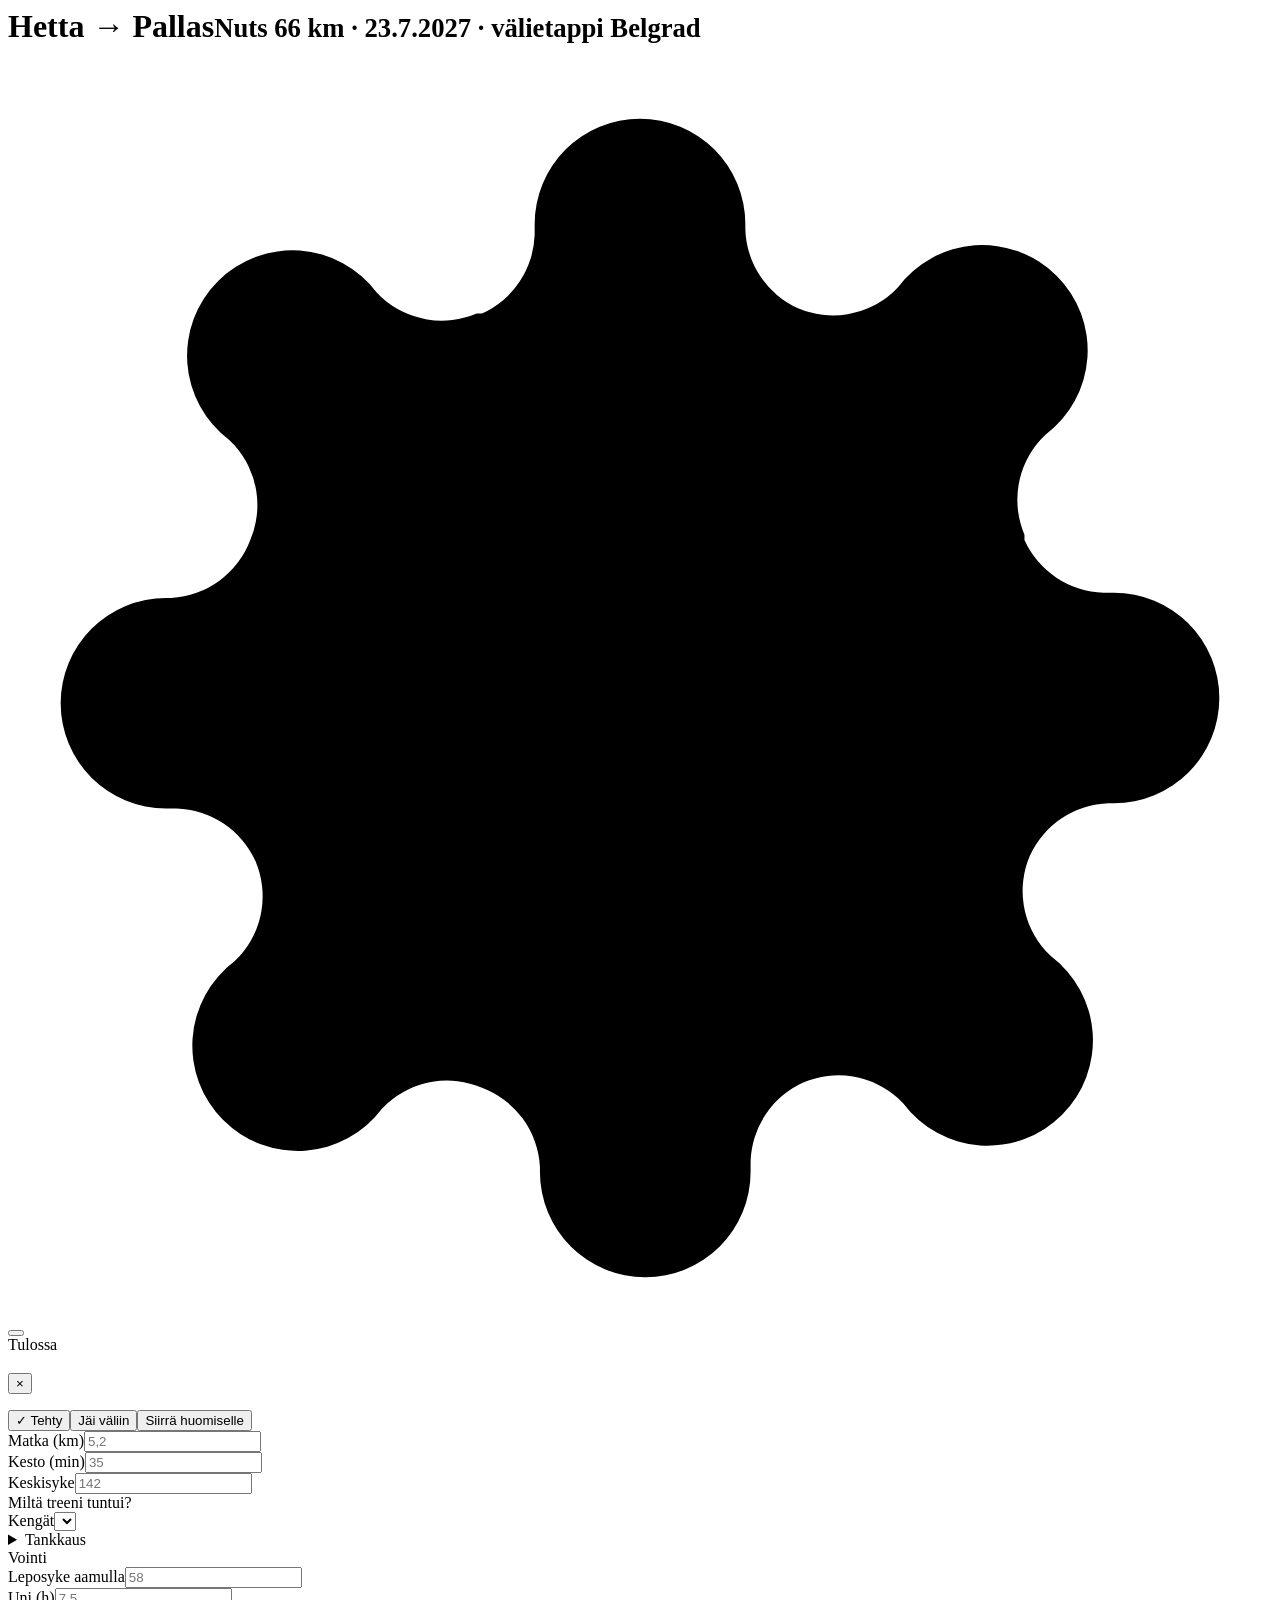
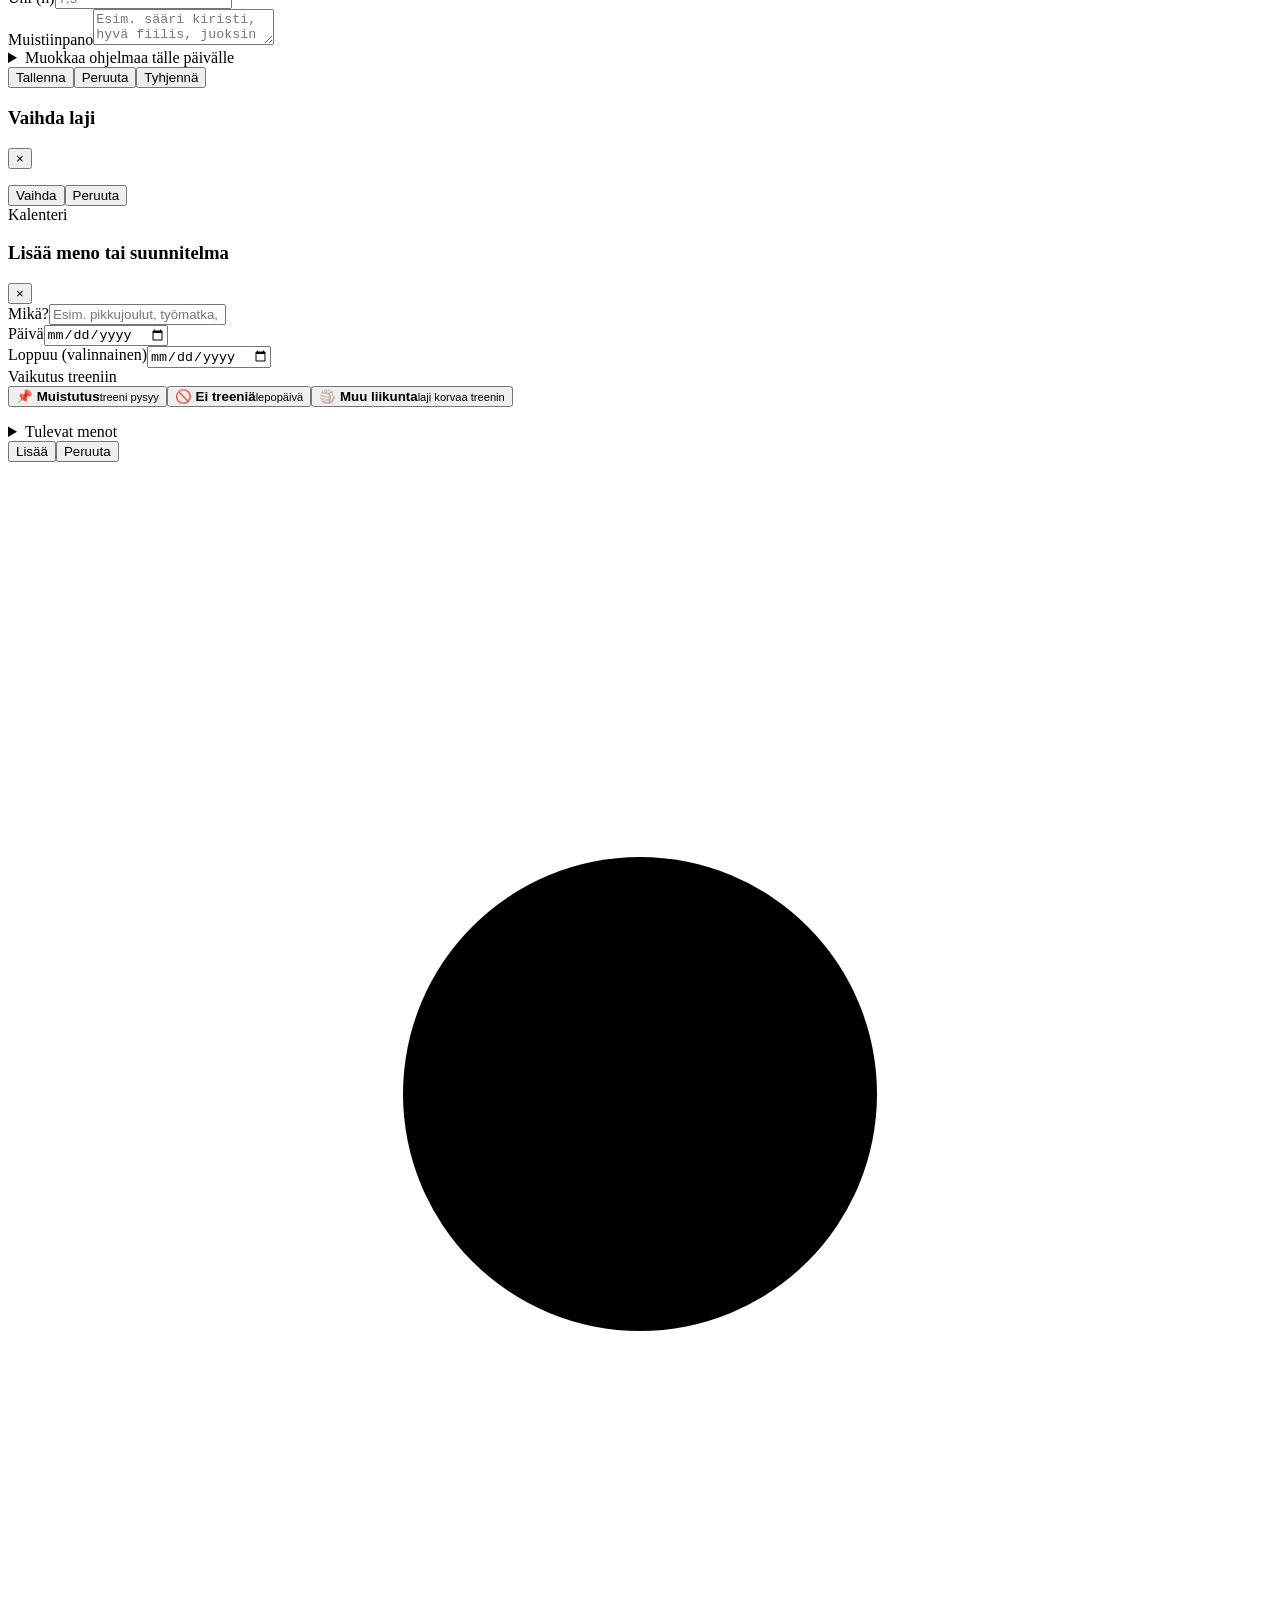
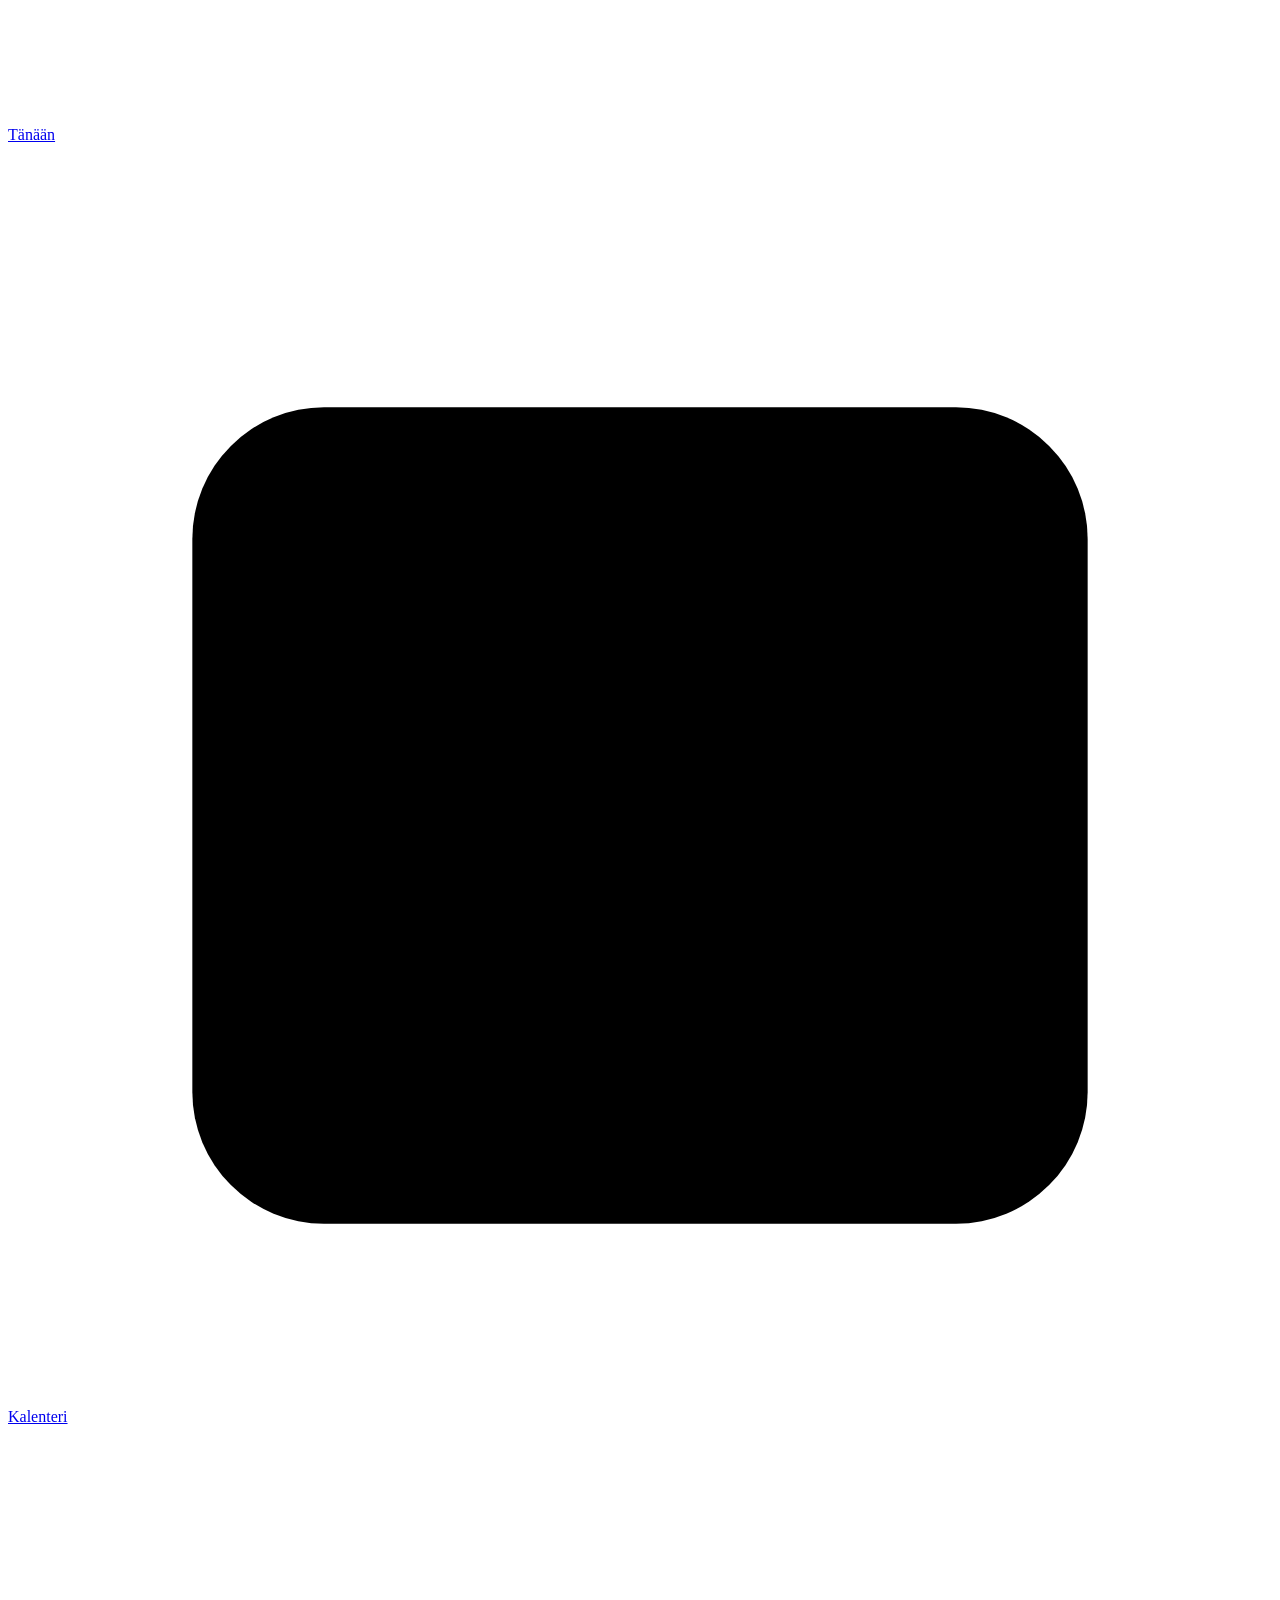
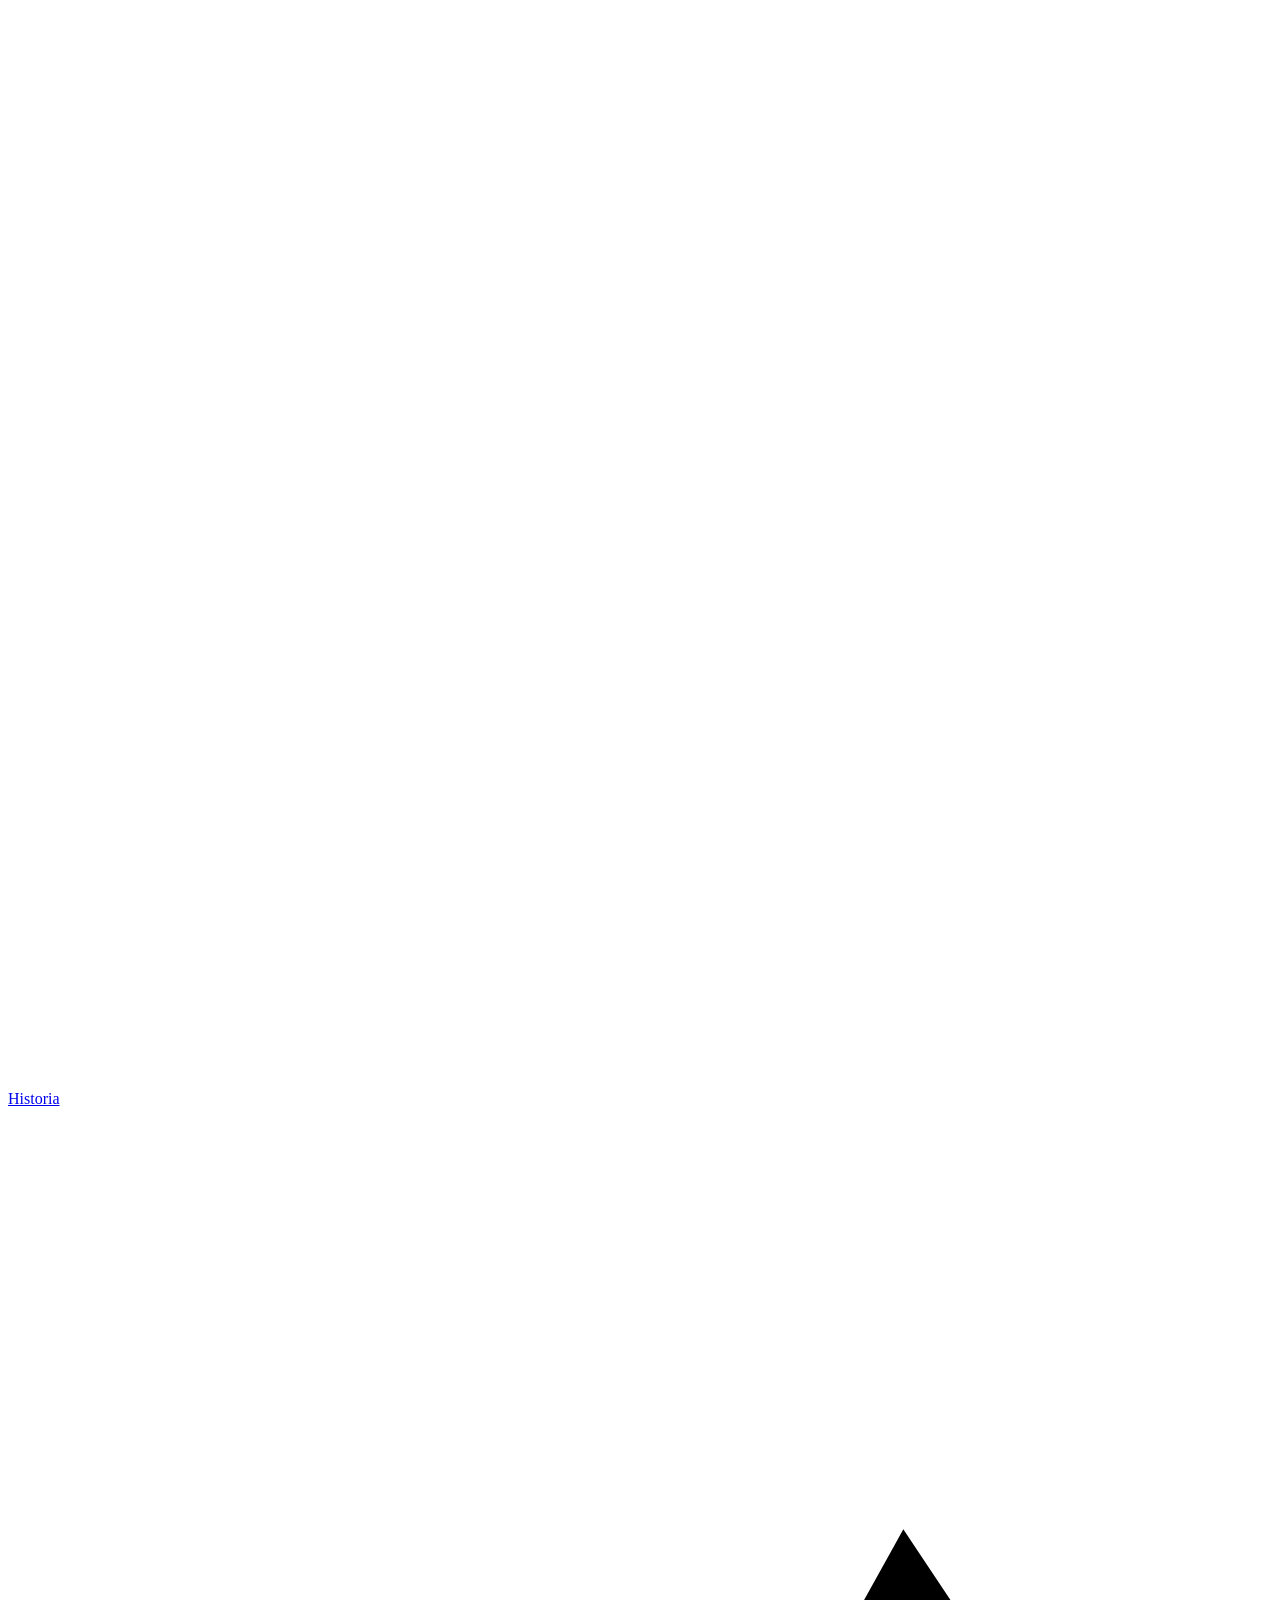
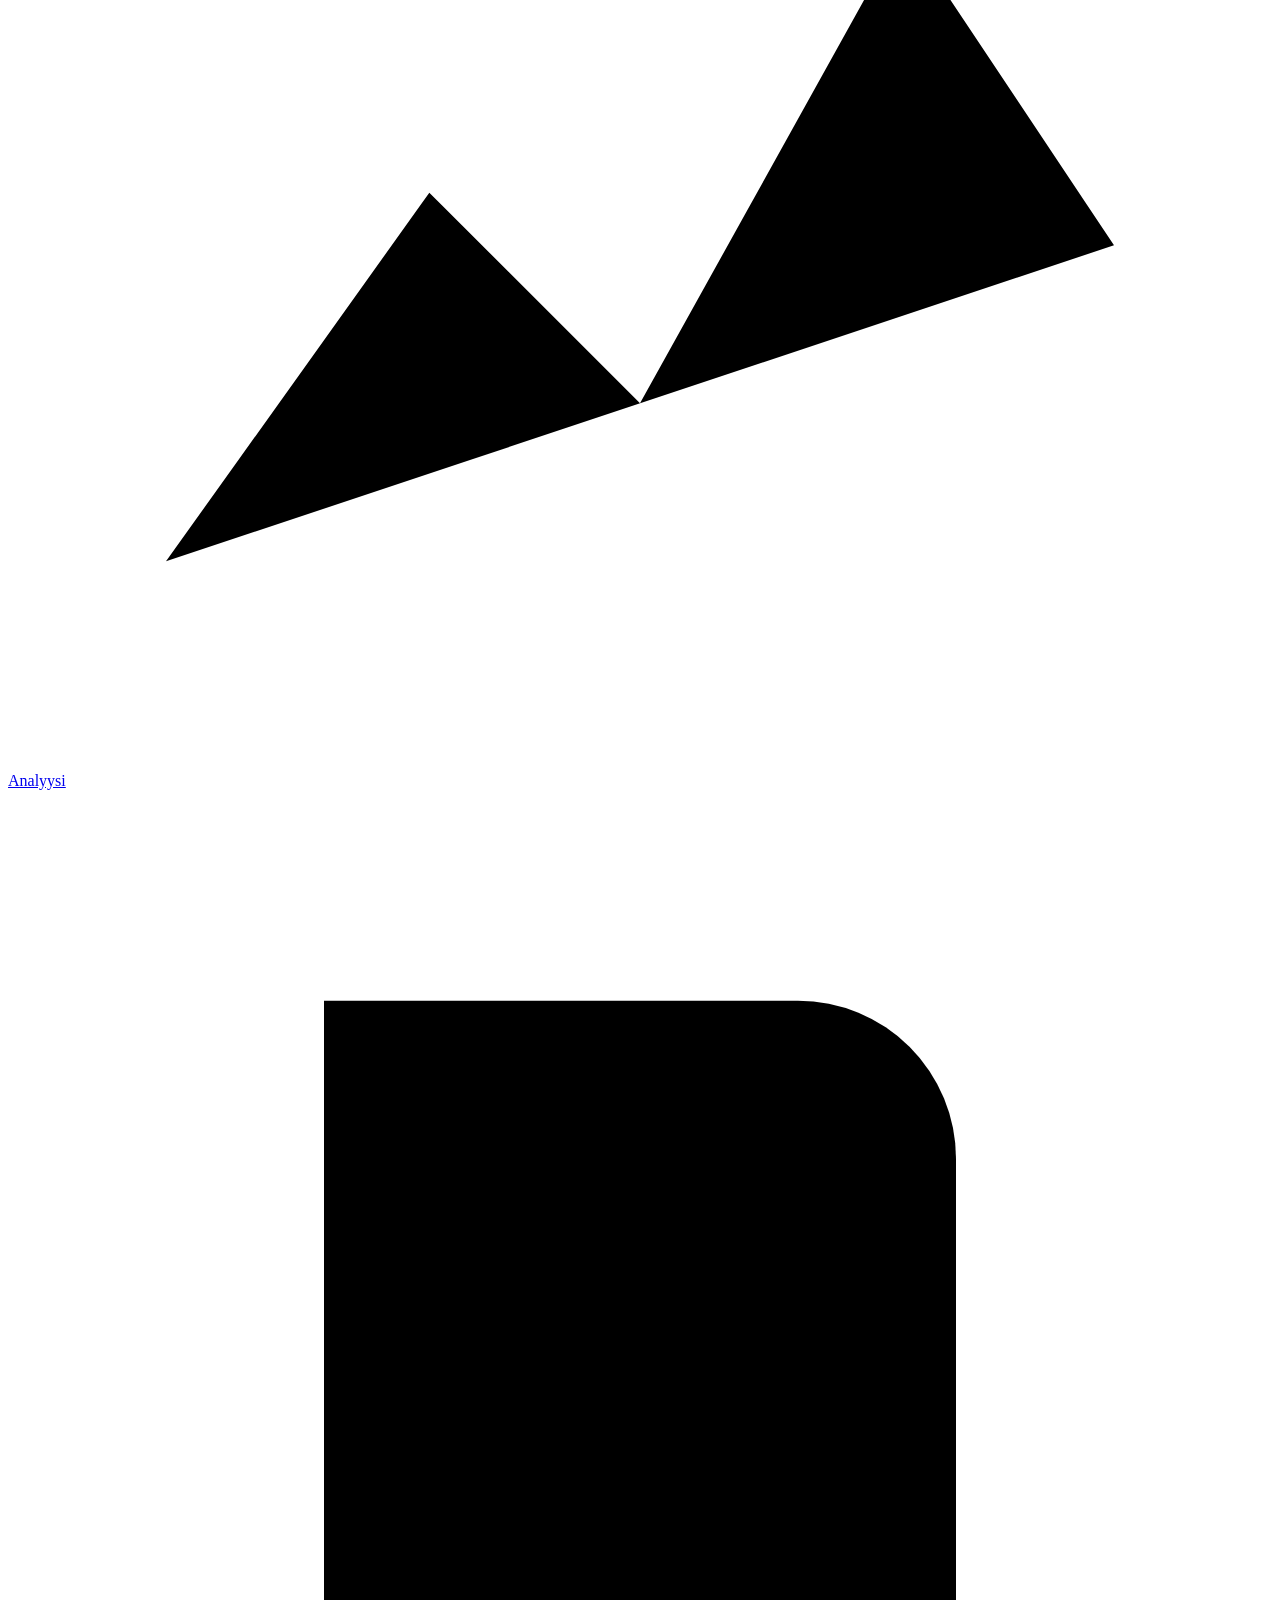
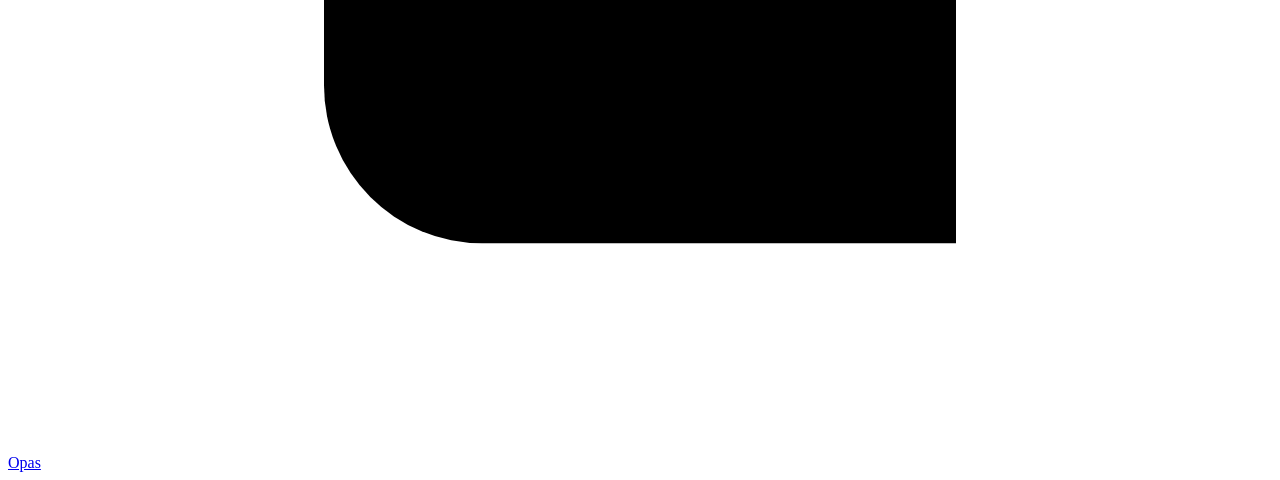
<file: src/body.html>
<body>
<div class="wrap">
  <header class="mast">
    <div class="mastrow"><h1 class="pagetitle" id="pageTitle"></h1><h1 class="route">Hetta <span class="arrow">→</span> Pallas<small>Nuts 66 km · 23.7.2027 · välietappi Belgrad</small></h1>
      <a href="#asetukset" class="gearbtn" id="gear" aria-label="Asetukset"><svg viewBox="0 0 24 24" aria-hidden="true"><circle cx="12" cy="12" r="3.2"/><path d="M19.4 15a1.7 1.7 0 00.3 1.8l.1.1a2 2 0 11-2.8 2.8l-.1-.1a1.7 1.7 0 00-1.8-.3 1.7 1.7 0 00-1 1.5V21a2 2 0 11-4 0v-.1a1.7 1.7 0 00-1.1-1.5 1.7 1.7 0 00-1.8.3l-.1.1a2 2 0 11-2.8-2.8l.1-.1a1.7 1.7 0 00.3-1.8 1.7 1.7 0 00-1.5-1H3a2 2 0 110-4h.1a1.7 1.7 0 001.5-1.1 1.7 1.7 0 00-.3-1.8l-.1-.1a2 2 0 112.8-2.8l.1.1a1.7 1.7 0 001.8.3H9a1.7 1.7 0 001-1.5V3a2 2 0 114 0v.1a1.7 1.7 0 001 1.5 1.7 1.7 0 001.8-.3l.1-.1a2 2 0 112.8 2.8l-.1.1a1.7 1.7 0 00-.3 1.8V9a1.7 1.7 0 001.5 1H21a2 2 0 110 4h-.1a1.7 1.7 0 00-1.5 1z"/></svg><i class="gdot" id="gearDot" hidden></i></a></div>
    <div class="count" id="count"></div>
  </header>


  <div data-view="tanaan" class="view">
    <section class="card maintcard" id="maint" hidden></section>
    <section class="card racecard" id="raceWeek" hidden></section>
    <section class="card sickcard" id="sickCard" hidden></section>
    <section class="card hero">
      <div class="herotop"><button class="pill st-ok" id="pill" type="button"></button><span class="wchip" id="weather" hidden></span></div>
      <div id="today"></div>
    </section>
    <section class="card plancard" id="planWeek" hidden></section>
    <section class="card" id="monthCard" hidden></section>
    <section class="card habcard" id="habits" hidden></section>
    <section class="status" id="status" aria-live="polite" hidden></section>
    <section class="card" id="week"></section>
    <section class="card" id="summary" hidden></section>
    <section class="card"><div class="eyebrow">Tulossa</div><ul class="up" id="upcoming"></ul></section>
    <p class="tipline" id="tip"></p>
  </div>

  <div data-view="historia" class="view" hidden>
    <section class="tiles" id="hTiles"></section>
    <section class="card">
      <div class="weekhead"><h2>Treenihistoria</h2><button class="btn ghost small" id="hSearchBtn" aria-pressed="false" aria-label="Haku ja järjestys">🔍</button></div>
      <div class="filters" id="hFilters" role="group" aria-label="Suodata"><button data-f="all">Kaikki</button><button data-f="run">Juoksut</button><button data-f="other">Muut</button><button data-f="health">Vointi</button><button data-f="skip">Väliin jääneet</button></div>
      <div class="row" id="hSearchRow" hidden><input type="search" id="hSearch" placeholder="Hae muistiinpanoista" aria-label="Hae muistiinpanoista"><select id="hSort" aria-label="Järjestys"><option value="date">Uusin ensin</option><option value="km">Pisin ensin</option><option value="feel">Raskain ensin</option></select></div>
      <div class="tablewrap" id="hTable"></div>
      <ul class="hcards" id="hCards"></ul>
    </section>
  </div>

  <div data-view="analyysi" class="view" hidden>
    <div class="seg" id="aSeg" role="tablist" aria-label="Analyysi"><button role="tab" data-atab="matka">Matka</button><button role="tab" data-atab="kunto">Kunto</button><button role="tab" data-atab="vointi">Vointi</button></div>
    <div class="agroup" data-agroup="matka">
      <section class="card trail" id="trail"></section>
      <section class="card profile"><div class="eyebrow">Viikkokilometrit</div><div id="profile"></div>
        <div class="legend"><span><i style="background:var(--line)"></i>Tavoite</span><span><i style="background:var(--accent)"></i>Juostu</span></div></section>
      <section class="card" id="aMonth"></section>
      <section class="card"><div class="eyebrow">Viikkokoosteet</div><div id="aWeeks"></div></section>
      <a href="#merkit" class="card linkcard"><span>🏅 Taso ja merkit</span><span aria-hidden="true">›</span></a>
    </div>
    <div class="agroup" data-agroup="kunto" hidden>
      <section class="card"><div class="eyebrow">Belgradin välitarkistukset</div><div id="aCps"></div></section>
      <section class="card"><div class="eyebrow">Yhtäjaksoinen juoksu</div><div id="aCont"></div></section>
      <section class="card"><div class="eyebrow" id="aPredT">Belgradin aika-arvio</div><div id="aPred"></div></section>
      <section class="card"><div class="eyebrow">Kuorma</div><div id="aLoad"></div></section>
      <section class="card"><div class="eyebrow">Trendit 30 päivää</div><div id="aTrends"></div></section>
      <section class="card"><div class="eyebrow">Havainnot</div><div id="aInsights"></div></section>
    </div>
    <div class="agroup" data-agroup="vointi" hidden>
      <div id="aCycle"></div>
      <section class="card"><div class="eyebrow">Verikoearvot ja kehonkoostumus</div><div id="aBlood"></div></section>
      <section class="card"><div class="eyebrow">Tavat</div><div id="aHab"></div></section>
      <section class="card"><div class="eyebrow">Tavat ja vointi</div><div id="aHabIns"></div></section>
      <section class="card"><div class="eyebrow">Vointi 30 päivää</div><div id="aHealth"></div></section>
      <section class="card"><div class="eyebrow">Ohjelman muutokset 2 vk</div><div id="aAdapt"></div></section>
      <section class="card"><details class="fold"><summary>Näin ohjelma mukautuu</summary>
      <ul class="ins">
        <li><b>Sairas:</b> merkitse Vointiin 🤒 Sairas, niin sairastila käynnistyy: lepoa, kunnes painat <i>Olen terve</i>. Sen jälkeen kevyt paluu (50 → 75 %, ei vetoja), kaksi päivää jokaista sairaspäivää kohden: nuhan jälkeen 3–10 pv, kuumeen jälkeen 7–14 pv.</li>
        <li><b>Kova kipu tai kipua 2 päivänä:</b> 3 päivää ilman juoksua (spinning tai kävely, jos kivutonta), sitten 50 % ilman vetoja.</li>
        <li><b>Kohtalainen kipu:</b> 2 seuraavaa päivää kevennetty. <b>Lievä kipu:</b> seuraavana päivänä ei vetoja.</li>
        <li><b>Väsymys, huono uni, stressi tai darra</b> (2 merkintää 3 päivässä), <b>leposyke 7 lyöntiä normaalia korkeampi</b> tai kolme raskasta treeniä: kovat treenit vaihtuvat kevyeksi.</li>
        <li><b>3 treeniä väliin viikossa:</b> seuraava viikko 80 %.</li>
        <li>Kisapäiviä ei koskaan muuteta. Mukautuksen voi ohittaa päiväkohtaisesti valinnalla "Palauta alkuperäinen".</li>
      </ul></details></section>
    </div>
  </div>


  <div data-view="opas" class="view" hidden>
    <section class="card" id="strength">
      <div class="eyebrow">Lihaskunto</div>
      <div class="chips" id="sProgs" role="group" aria-label="Ohjelma"></div>
      <div id="sHead"></div>
      <div class="row"><button class="btn primary" id="sStart">Aloita treeni</button></div>
      <p class="tip" id="sProgress"></p>
      <ol class="exlist" id="sList"></ol>
      <div class="row"><button class="btn primary" id="sFinish" hidden>Valmis, kirjaa treeni</button><button class="btn ghost" id="sCancel" hidden>Keskeytä</button></div>
      <details class="fold"><summary>Näin etenet</summary><ul class="ins" id="sRules"></ul></details>
      <p class="tip" id="sCount"></p>
    </section>
    <section class="card">
      <div class="weekhead"><h2>Kisat</h2></div>
      <details class="fold" open><summary>Belgradin maraton · su 18.4. klo 8</summary><div id="raceB"></div></details>
      <details class="fold"><summary>Nuts 66 km · pe 23.7. klo 15</summary><div id="raceN"></div></details>
    </section>
    <section class="card">
      <div class="weekhead"><h2>Sykealueet</h2></div>
      <ul class="zones" id="zoneList"></ul>
      <p class="tip"><a href="#asetukset" class="link">Muuta sykeasetuksia</a></p>
    </section>
    <section class="card">
      <div class="weekhead"><h2>Juoksumatto</h2></div>
      <div class="grid2"><div class="field"><label for="millPace">Vauhti (min/km)</label><input type="text" id="millPace" inputmode="decimal" placeholder="6:30"></div><div class="field"><label for="millKmh">Nopeus (km/h)</label><input type="text" id="millKmh" inputmode="decimal" placeholder="9,2"></div></div>
      <details class="fold"><summary>Muuntotaulukko</summary><div id="millTable"></div></details>
      <p class="tip">Pidä kaltevuus 1 %: se vastaa ulkojuoksua. Ylämäkiharjoituksiin 6–10 %.</p>
    </section>
    <section class="card">
      <div class="weekhead"><h2>Kengät</h2></div>
      <div id="shoeList" class="shoes"></div>
      <details class="fold"><summary>＋ Lisää kengät</summary>
      <div class="grid2"><div class="field"><label for="shoeName">Uudet kengät</label><input type="text" id="shoeName" placeholder="Esim. Speedgoat 6"></div>
      <div class="field"><label for="shoeStart">Jo juostu (km)</label><input type="text" id="shoeStart" inputmode="decimal" placeholder="0"></div></div>
      <div class="row"><button class="btn" id="shoeAdd">Lisää kengät</button></div></details>
    </section>
    <section class="card">
      <details class="fold gearfold"><summary><span>Nutsin varusteet</span><span class="tip" id="gearHead"></span></summary>
      <p class="tip">Tyypillinen lista; viralliset varusteet tarkistetaan kesällä.</p>
      <div id="gearList" class="gearlist"></div></details>
    </section>
    <section class="card" id="fuelCard" hidden>
      <div class="weekhead"><h2>Tankkausloki</h2></div>
      <div id="fuelSum"></div><div id="fuelList"></div>
    </section>
  </div>
  <div data-view="asetukset" class="view" hidden>
    <div class="sethead"><a href="#tanaan" class="link">‹ Takaisin</a><h2>Asetukset</h2></div>
    <a href="#ohje" class="card linkcard"><span>❓ Näin sovellus toimii</span><span aria-hidden="true">›</span></a>
  <div class="nag" id="backupNag" hidden><span>Varmuuskopiosta yli viikko.</span><button class="btn small primary" data-backup>Tallenna</button></div>
    <h3 class="setgrp">Yhteydet</h3>
    <section class="card" id="stravaCard">
      <div class="weekhead"><h2>Strava</h2><span class="stv big">S</span></div>
      <p class="tip" id="stStatus"></p>
      <div class="field" id="stWorkerRow"><label for="stWorker">Välipalvelimen osoite</label><input type="text" id="stWorker" inputmode="url" autocapitalize="off" autocorrect="off" placeholder="https://pallakselle.nimi.workers.dev"></div>
      <div class="row"><button class="btn primary" id="stConnect">Yhdistä Strava</button><button class="btn primary" id="stSync">Hae treenit nyt</button><button class="btn ghost" id="stDisconnect">Katkaise yhteys</button></div>
      <p class="tip" id="stMsg"></p>
      <div class="suggest" id="stCodeBox" hidden>
        <b>Melkein valmista! Strava palasi Safariin eikä sovellukseen.</b>
        <p class="tip">1. Kopioi alla oleva koodi. 2. Avaa Matka Pallakselle kotinäytön kuvakkeesta. 3. Historia → Strava → liitä koodi kohtaan "Yhdistämiskoodi" → Ota käyttöön.</p>
        <textarea id="stCodeOut" readonly rows="3"></textarea>
        <button class="btn primary" id="stCopyCode">Kopioi koodi</button>
      </div>
      <details class="fold" id="stPaste"><summary>Onko sinulla yhdistämiskoodi?</summary>
        <div class="field"><label for="stCode">Yhdistämiskoodi</label><textarea id="stCode" rows="3" placeholder="Liitä koodi tähän"></textarea></div>
        <button class="btn" id="stUseCode">Ota käyttöön</button>
      </details>
    </section>
    <section class="card" id="icuCard">
      <div class="weekhead"><h2>Uni ja leposyke</h2><span class="tip">Intervals.icu</span></div>
      <p class="tip" id="icuStatus"></p>
      <details class="fold"><summary>Asetukset ja ohje</summary>
        <ol class="steps">
          <li>Intervals.icu → Settings → <b>Suunto</b>: yhdistä ja kytke päälle <b>Download wellness data</b> (sleep, HRV, resting HR).</li>
          <li>Settings → <b>Developer Settings</b>: kopioi <b>Athlete ID</b> (muotoa i123456) ja luo <b>API Key</b>.</li>
          <li>Liitä ne alle ja paina Tallenna ja hae.</li>
        </ol>
        <div class="grid2"><div class="field"><label for="icuAth">Athlete ID</label><input type="text" id="icuAth" autocapitalize="off" autocorrect="off" placeholder="i123456"></div><div class="field"><label for="icuKey">API Key</label><input type="password" id="icuKey" autocapitalize="off" autocorrect="off" autocomplete="off"></div></div>
        <label class="chk togglerow"><input type="checkbox" id="icuShift"> Yö näkyy päivää liian aikaisin <small>(vertaa Suunnon unipäivään ja kytke tarvittaessa)</small></label>
        <div class="row"><button class="btn primary small" id="icuSave">Tallenna ja hae</button><button class="btn ghost small" id="icuOff">Poista yhteys</button></div>
        <p class="tip">Haku tapahtuu automaattisesti, kun avaat sovelluksen (enintään 3 tunnin välein). Käsin kirjattu leposyke tai uni ei korvaudu. API-avain tallentuu vain tähän laitteeseen.</p>
      </details>
    </section>
    <section class="card">
      <div class="weekhead"><h2>Ilmoitukset</h2></div>
      <p class="tip" id="pushStatus"></p>
      <div class="row"><button class="btn primary" id="pushOn">Ota ilmoitukset käyttöön</button><button class="btn" id="pushTest" hidden>Testaa</button><button class="btn ghost" id="pushOff" hidden>Poista käytöstä</button></div>
      <p class="tip" id="pushMsg"></p>
    </section>
    <h3 class="setgrp">Minä</h3>
    <section class="card" id="themeCard">
      <h2>Teema</h2>
      <div class="palpick" id="palPick" role="group" aria-label="Värimaailma"></div>
      <div class="seg3" id="modePick" role="group" aria-label="Vaalea tai tumma"><button type="button" data-mode-pick="auto"><b>Auto</b><small>puhelimen mukaan</small></button><button type="button" data-mode-pick="light"><b>Vaalea</b></button><button type="button" data-mode-pick="dark"><b>Tumma</b></button></div>
    </section>
    <section class="card">
      <div class="weekhead"><h2>Syke</h2></div>
      <div class="grid3">
        <div class="field"><label for="hrMax">Maksimisyke</label><input type="text" id="hrMax" inputmode="numeric" placeholder="185"></div>
        <div class="field"><label for="hrAge">tai ikä</label><input type="text" id="hrAge" inputmode="numeric" placeholder="35"></div>
        <div class="field"><label for="hrRest">Leposyke</label><input type="text" id="hrRest" inputmode="numeric" placeholder="auto"></div>
      </div>
      <p class="tip" id="hrRestAuto"></p>
      <div class="row"><button class="btn" id="hrSave">Tallenna</button></div>
    </section>
    <section class="card">
      <h2>Tavat</h2>
      <div id="habSet"></div>
      <label class="chk togglerow"><input type="checkbox" id="cycOn"> 🩸 Seuraa kuukautiskiertoa <small>(merkitse Vointi-ikkunasta; Tavat-kortissa vain arvioidun alun aikaan)</small></label>
      <details class="fold"><summary>＋ Uusi tapa</summary>
        <div class="grid2"><div class="field"><label for="habName">Nimi</label><input type="text" id="habName" maxlength="50" placeholder="Esim. venyttely 10 min"></div><div class="field"><label for="habIc">Emoji</label><input type="text" id="habIc" maxlength="4" placeholder="✅"></div></div>
        <div class="field"><label for="habWhen">Milloin</label><select id="habWhen"><option value="aamu">Aamu</option><option value="päivä">Päivä</option><option value="ilta">Ilta</option></select></div>
        <div class="field"><label>Päivät (tyhjä = joka päivä)</label><div class="daypick" id="habDays"><button type="button" data-hd="0" aria-pressed="false">ma</button><button type="button" data-hd="1" aria-pressed="false">ti</button><button type="button" data-hd="2" aria-pressed="false">ke</button><button type="button" data-hd="3" aria-pressed="false">to</button><button type="button" data-hd="4" aria-pressed="false">pe</button><button type="button" data-hd="5" aria-pressed="false">la</button><button type="button" data-hd="6" aria-pressed="false">su</button></div></div>
        <div class="row"><button class="btn" id="habAdd">Lisää tapa</button></div>
      </details>
    </section>
    <h3 class="setgrp">Tiedot</h3>
    <section class="card backup">
      <div class="weekhead"><h2>Varmuuskopio</h2></div>
      <p class="tip" id="cloudStatus"></p>
      <div class="row"><button class="btn" id="cloudRestore" hidden>Palauta pilvestä</button></div>
      <details class="fold" id="fileBackup" open><summary>Varmuuskopio tiedostoon</summary>
        <div class="row"><button class="btn ghost small" id="hCopy">Kopioi treenit taulukkona</button></div>
      <p class="tip" id="lastBackup"></p>
      <div class="row"><button class="btn" data-backup>Tallenna tiedostoon</button>
        <label class="btn file" for="restoreFile">Palauta tiedostosta<input type="file" id="restoreFile" accept="application/json,.json"></label></div>
      <p class="tip" id="restoreMsg"></p></details>
    </section>
    <section class="card">
      <div class="weekhead"><h2>Sää</h2></div>
      <p class="tip" id="wLocName"></p>
      <div class="row"><button class="btn" id="wLocBtn">Käytä sijaintiani</button><button class="btn ghost" id="wLocReset">Helsinki</button></div>
    </section>
    <section class="card">  <div class="install" id="installHint">
    <b>Asenna sovellukseksi:</b>
    <ol><li>Avaa tämä sivu Safarissa.</li><li>Napauta Jaa-painiketta (neliö ja nuoli ylös).</li><li>Valitse <b>Lisää Koti-valikkoon</b>.</li></ol>
  </div>
      <p class="tip">Matka Pallakselle · <a class="link" href="https://github.com/zokaas/nuts" target="_blank" rel="noopener">GitHub</a></p>
      <p class="tip" id="verLine"></p>
      <div class="row"><button class="btn ghost" id="verCheck" type="button">Tarkista päivitys</button></div>
    </section>
  </div>
  <div data-view="kalenteri" class="view" hidden>
    <div class="calbar"><div class="filters" id="calFilters" role="group" aria-label="Korosta"><button data-cf="all">Kaikki</button><button data-cf="run">Juoksut</button><button data-cf="key">Pitkät, testit, kisat</button></div><div class="row"><button class="btn small" data-planfrom>🗓️ Suunnittele</button><button class="btn small" id="calNow">Tämä viikko</button><button class="btn small primary" data-addev="">＋ Meno</button></div></div>
    <div class="calhead" aria-hidden="true"><span></span><span>ma</span><span>ti</span><span>ke</span><span>to</span><span>pe</span><span>la</span><span>su</span></div>
    <div id="calBody" class="calbody"></div>
    <p class="tipline">Napauta päivää: se avautuu Tänään-näkymään, jossa voit kirjata, siirtää tai muokata sitä.</p>
  </div>
  <div data-view="ohje" class="view" hidden>
    <div class="sethead"><a href="#asetukset" class="link">‹ Asetukset</a><h2>Näin sovellus toimii</h2></div>
    <details class="card fold helpfold" open><summary>Tänään</summary><p><b>✓ Tehty</b> kirjaa treenin yhdellä napautuksella. Strava täydentää kilometrit ja ajan myöhemmin.</p>
<ul><li><b>✕ Väliin</b>: treeni jäi tekemättä. Ohjelma mukautuu.</li><li><b>→ Huomiselle</b>: siirtää treenin seuraavaan päivään.</li><li><b>⇄ Vaihda laji</b>: esim. uinti juoksun tilalle. Avaintreenit (pitkä lenkki, mäet, testit) kannattaa siirtää eikä vaihtaa.</li><li><b>♥ Vointi</b>: uni, leposyke, kipu tai sairaus. Nämä keventävät tulevia treenejä tarvittaessa.</li></ul></details>
    <details class="card fold helpfold"><summary>Viikkonauha ja kalenteri</summary><ul><li>Napauta päivää, niin se avautuu ylimpään korttiin.</li><li><b>Pyyhkäise</b> viikkonauhaa vaihtaaksesi viikkoa.</li><li><b>Pitkä painallus</b> päivän kohdalla aloittaa siirron. Napauta sitten uutta päivää, niin treenit vaihtavat paikkaa.</li><li>Oranssi piste = ohjelmaa on muutettu. 🧴 = pesupäivä. 📌 = meno.</li><li>Kalenterissa on koko ohjelma. Vihreä reuna = viikon tavoite täyttyi, keltainen = jäi vajaaksi.</li></ul></details>
    <details class="card fold helpfold"><summary>Mukautuva ohjelma</summary><ul><li>Sairaus, kipu, väsymys, väliin jääneet treenit ja kohonnut leposyke keventävät seuraavia päiviä automaattisesti.</li><li>Muutokset näkyvät treenikortissa, ja ne voi perua.</li><li><b>Viikon kuorma</b> (Normaali / Kevyt 80 % / Palautus 60 %) lyhentää viikon juoksuja. Testit, kisat ja lihaskunto pysyvät.</li><li><b>Menot</b> (＋ viikkokortissa tai Kalenterissa): muistutus tai lepopäivä. Yhden päivän menolle saat siirtoehdotukset.</li></ul></details>
    <details class="card fold helpfold"><summary>Tavat</summary><ul><li>Napauta tapa tehdyksi. Valinnaiset tavat näkyvät katkoviivalla.</li><li><b>Joustopäivä</b>: yksi väliin jäänyt päivä viikossa ei katkaise putkea (🛟).</li><li>Pesupäivän voi siirtää toiselle päivälle (→ Siirrä toiselle päivälle).</li><li>XP: 2 per tapa, +5 täydestä päivästä. Omia tapoja lisätään Asetuksissa.</li><li>Verikoe on tehtävä: se näkyy, kunnes kuittaat sen. Arvot kirjataan Analyysiin.</li></ul></details>
    <details class="card fold helpfold"><summary>Analyysi</summary><ul><li><b>Matka</b>: reitti Hetasta Pallakselle, viikkokilometrit ja viikkokoosteet.</li><li><b>Kunto</b>: Belgradin välitarkistukset (ja tarvittaessa puolimaraton-varasuunnitelma), yhtäjaksoinen juoksu, aika-arvio, kuorma ja trendit.</li><li><b>Vointi</b>: kuukautiskierto (jos päällä), verikoearvot ja kehonkoostumus, tavat ja niiden yhteys vointiin, vointimerkinnät ja ohjelman muutokset.</li></ul></details>
    <details class="card fold helpfold"><summary>Ilmoitukset</summary><ul><li>Iltaisin noin klo 20.45, enintään yksi päivässä: kirjaamaton treeni, varoitukset, huominen pitkä lenkki, testi tai kisa.</li><li>Sunnuntaisin <b>Viikon katsaus</b>: mennyt viikko ja ensi viikko.</li><li>Sunnuntaina (ja lauantai-iltana) Tänään-sivulla on <b>Suunnittele ensi viikko</b>. Sen saa auki milloin tahansa Kalenterista.</li></ul></details>
    <details class="card fold helpfold"><summary>Strava, sää ja varmuuskopio</summary><ul><li>Strava tuo treenit automaattisesti, myös yksityiset. Erikseen kirjattu lihaskunto yhdistyy päivän treeniin, ja lisätreenit näkyvät omina riveinään.</li><li>Sää: ulkotreeneihin tulee varoitus ukkosesta, rankkasateesta, myrskystä, kovasta pakkasesta ja helteestä.</li><li>Kaikki tallentuu pilveen automaattisesti. Uudella puhelimella: yhdistä Strava ja valitse Palauta pilvestä.</li></ul></details>
  </div>
  <div data-view="merkit" class="view" hidden>
    <section class="card levelcard" id="level"></section>
    <section class="card"><div class="weekhead"><h2>Merkit</h2><span class="tip" id="badgeCount"></span></div><div class="badges" id="badgeGrid"></div></section>
  </div>
</div>

<div class="sheet-bg" id="sheetBg" role="dialog" aria-modal="true" aria-labelledby="edTitle">
  <div class="sheet">
    <div class="sheet-top"><div class="grab" aria-hidden="true"></div><div class="sheet-title"><div><div class="eyebrow" id="edDate"></div><h3 id="edTitle"></h3></div><button class="x" id="edX" aria-label="Sulje">×</button></div><p class="tip" id="edTarget"></p></div>
    <div class="row" role="group" aria-label="Tila" id="statusRow">
      <button class="btn" id="edDone" aria-pressed="false">✓ Tehty</button><button class="btn" id="edSkip" aria-pressed="false">Jäi väliin</button><button class="btn ghost" id="edMove">Siirrä huomiselle</button>
    </div>
    <div id="trainFields" class="field">
      <div class="grid3">
        <div class="field" id="kmField"><label for="edKm">Matka (km)</label><input type="text" id="edKm" inputmode="decimal" placeholder="5,2"></div>
        <div class="field"><label for="edMin">Kesto (min)</label><input type="text" id="edMin" inputmode="numeric" placeholder="35"></div>
        <div class="field"><label for="edHr">Keskisyke</label><input type="text" id="edHr" inputmode="numeric" placeholder="142"></div>
      </div>
      <div class="field" id="contField" hidden><label for="edCont">Pisin yhtäjaksoinen juoksu (min)</label><input type="text" id="edCont" inputmode="numeric"><small class="tip" id="contHint"></small></div>
      <label id="feelLbl">Miltä treeni tuntui?</label>
      <div class="feel" id="edFeel" role="group" aria-labelledby="feelLbl"></div>
    </div>
    <div class="field" id="shoeField"><label for="edShoe">Kengät</label><select id="edShoe"></select></div>
    <details class="fold" id="fuelBox"><summary>Tankkaus</summary>
      <div class="field"><label for="edFuel">Mitä söit ja joit?</label><input type="text" id="edFuel" placeholder="Esim. 3 geeliä, 1 l urheilujuomaa"></div>
      <div class="grid2"><div class="field"><label for="edCarb">Hiilihydraattia (g/h)</label><input type="text" id="edCarb" inputmode="numeric" placeholder="50"></div>
      <div class="field"><label>Vatsa</label><div class="chips" id="edGut"></div></div></div>
    </details>
    <div class="sec">Vointi</div>
    <div class="chips" id="edFlags" role="group" aria-label="Vointi"></div>
    <div class="row" id="edCycRow" hidden><button type="button" class="chip cycchip" id="edCyc" aria-pressed="false">🩸 Kuukautiset tänä päivänä</button></div>
    <p class="tip" id="sickHint" hidden>Ohjelma vaihtuu lepoon tälle ja seuraavalle päivälle ja sen jälkeen kevyeen paluuseen. Kirjaa uusi päivä sairaaksi, jos oireet jatkuvat.</p>
    <div class="painbox" id="painBox" hidden>
      <label>Missä kipu tuntuu?</label><div class="chips" id="edArea"></div>
      <label>Kuinka kova?</label><div class="chips" id="edLevel"></div>
    </div>
    <div class="grid2">
      <div class="field"><label for="edRhr">Leposyke aamulla</label><input type="text" id="edRhr" inputmode="numeric" placeholder="58"></div>
      <div class="field"><label for="edSleep">Uni (h)</label><input type="text" id="edSleep" inputmode="decimal" placeholder="7,5"></div>
    </div>
    <div class="field"><label for="edNote">Muistiinpano</label><textarea id="edNote" placeholder="Esim. sääri kiristi, hyvä fiilis, juoksin polulla"></textarea></div>
    <details class="fold" id="planEdit"><summary>Muokkaa ohjelmaa tälle päivälle</summary>
      <div class="field"><label for="peType">Treeni</label><select id="peType"></select></div>
      <div class="field"><label for="peText">Tavoite</label><textarea id="peText"></textarea></div>
      <div class="row"><button class="btn" id="peSave">Tallenna muutos</button><button class="btn ghost" id="peReset">Palauta alkuperäinen</button></div>
      <div class="field" id="peSwapRow"><label for="peSwap">Vaihda treeni toisen päivän kanssa</label><div class="row"><select id="peSwap"></select><button class="btn" id="peSwapBtn">Vaihda päiviä</button></div></div>
      <div class="field"><label for="peEvent">Meno tälle päivälle (päivä muuttuu lepopäiväksi)</label><div class="row"><input type="text" id="peEvent" placeholder="Esim. juhlat, työmatka"><button class="btn" id="peEventBtn">Merkitse meno</button></div></div>
      <div class="suggest" id="peSuggest" hidden></div>
    </details>
    <p class="err" id="edErr" hidden></p>
    <div class="sheet-foot"><button class="btn primary" id="edSave">Tallenna</button><button class="btn ghost" id="edCancel">Peruuta</button><button class="btn ghost" id="edClear">Tyhjennä</button></div>
  </div>
</div>
<div class="sheet-bg" id="swBg" role="dialog" aria-modal="true" aria-labelledby="swTitle">
  <div class="sheet">
    <div class="sheet-top"><div class="grab" aria-hidden="true"></div><div class="sheet-title"><div><div class="eyebrow" id="swEyebrow"></div><h3 id="swTitle">Vaihda laji</h3></div><button class="x" id="swX" aria-label="Sulje">×</button></div></div>
    <p class="tip" id="swOrig"></p>
    <div class="sports" id="swSports" role="group" aria-label="Laji"></div>
    <div class="field" id="swMinRow" hidden><label for="swMin">Kesto (min)</label><input type="number" id="swMin" inputmode="numeric" min="5" max="600" step="5"></div>
    <div id="swImpact"></div>
    <p class="err" id="swErr" hidden></p>
    <div class="sheet-foot"><button class="btn primary" id="swSave">Vaihda</button><button class="btn ghost" id="swCancel">Peruuta</button></div>
  </div>
</div>
<div class="sheet-bg" id="evBg" role="dialog" aria-modal="true" aria-labelledby="evTitle">
  <div class="sheet">
    <div class="sheet-top"><div class="grab" aria-hidden="true"></div><div class="sheet-title"><div><div class="eyebrow">Kalenteri</div><h3 id="evTitle">Lisää meno tai suunnitelma</h3></div><button class="x" id="evX" aria-label="Sulje">×</button></div></div>
    <div class="field"><label for="evName">Mikä?</label><input type="text" id="evName" maxlength="60" placeholder="Esim. pikkujoulut, työmatka, mökki" autocomplete="off"></div>
    <div class="grid2"><div class="field"><label for="evFrom">Päivä</label><input type="date" id="evFrom"></div><div class="field"><label for="evTo">Loppuu (valinnainen)</label><input type="date" id="evTo"></div></div>
    <div class="field"><label>Vaikutus treeniin</label><div class="seg3" id="evKinds" role="group" aria-label="Vaikutus treeniin"><button type="button" data-evk="note"><b>📌 Muistutus</b><small>treeni pysyy</small></button><button type="button" data-evk="off"><b>🚫 Ei treeniä</b><small>lepopäivä</small></button><button type="button" data-evk="sport"><b>🏐 Muu liikunta</b><small>laji korvaa treenin</small></button></div></div>
    <div class="field" id="evSportRow" hidden><label>Laji</label><div class="sports" id="evSports" role="group" aria-label="Laji"></div><label for="evMin" style="margin-top:10px">Kesto (min)</label><input type="number" id="evMin" min="10" max="600" step="5" value="60" inputmode="numeric"></div>
    <p class="tip" id="evInfo"></p>
    <p class="err" id="evErr" hidden></p>
    <details class="fold"><summary>Tulevat menot</summary><ul class="evlist" id="evList"></ul></details>
    <div class="sheet-foot"><button class="btn primary" id="evSave">Lisää</button><button class="btn ghost" id="evCancel">Peruuta</button></div>
  </div>
</div>
<nav class="tabs" aria-label="Näkymät"><a href="#tanaan"><svg viewBox="0 0 24 24" aria-hidden="true"><circle cx="12" cy="12" r="4.5"/><path d="M12 2v2.5M12 19.5V22M2 12h2.5M19.5 12H22M4.9 4.9l1.8 1.8M17.3 17.3l1.8 1.8M4.9 19.1l1.8-1.8M17.3 6.7l1.8-1.8"/></svg><span>Tänään</span></a><a href="#kalenteri"><svg viewBox="0 0 24 24" aria-hidden="true"><rect x="3.5" y="5" width="17" height="15.5" rx="2.5"/><path d="M3.5 10h17M8 3v4M16 3v4"/><path d="M8 14h2M14 14h2M8 17h2"/></svg><span>Kalenteri</span></a><a href="#historia"><svg viewBox="0 0 24 24" aria-hidden="true"><path d="M4 6h16M4 12h16M4 18h10"/></svg><span>Historia</span></a><a href="#analyysi"><svg viewBox="0 0 24 24" aria-hidden="true"><path d="M3 20l5-7 4 4 5-9 4 6"/></svg><span>Analyysi</span></a><a href="#opas"><svg viewBox="0 0 24 24" aria-hidden="true"><path d="M6 4h9a3 3 0 013 3v13H9a3 3 0 01-3-3z"/><path d="M6 17a3 3 0 013-3h9"/></svg><span>Opas</span></a></nav>
<div class="toast" id="toast" role="status" aria-live="polite"></div>
<div class="updbar" id="updBar" role="status" aria-live="polite" hidden><span>Uusi versio on valmis.</span><button class="btn primary" id="updGo" type="button">Päivitä nyt</button></div>
<div class="restbar" id="restBar" hidden><span id="restTxt">Lepo</span><div class="track"><div class="fill" id="restFill"></div></div><button class="btn small" id="restSkip">Ohita</button></div>
<canvas id="fx" hidden aria-hidden="true"></canvas>
</file>
